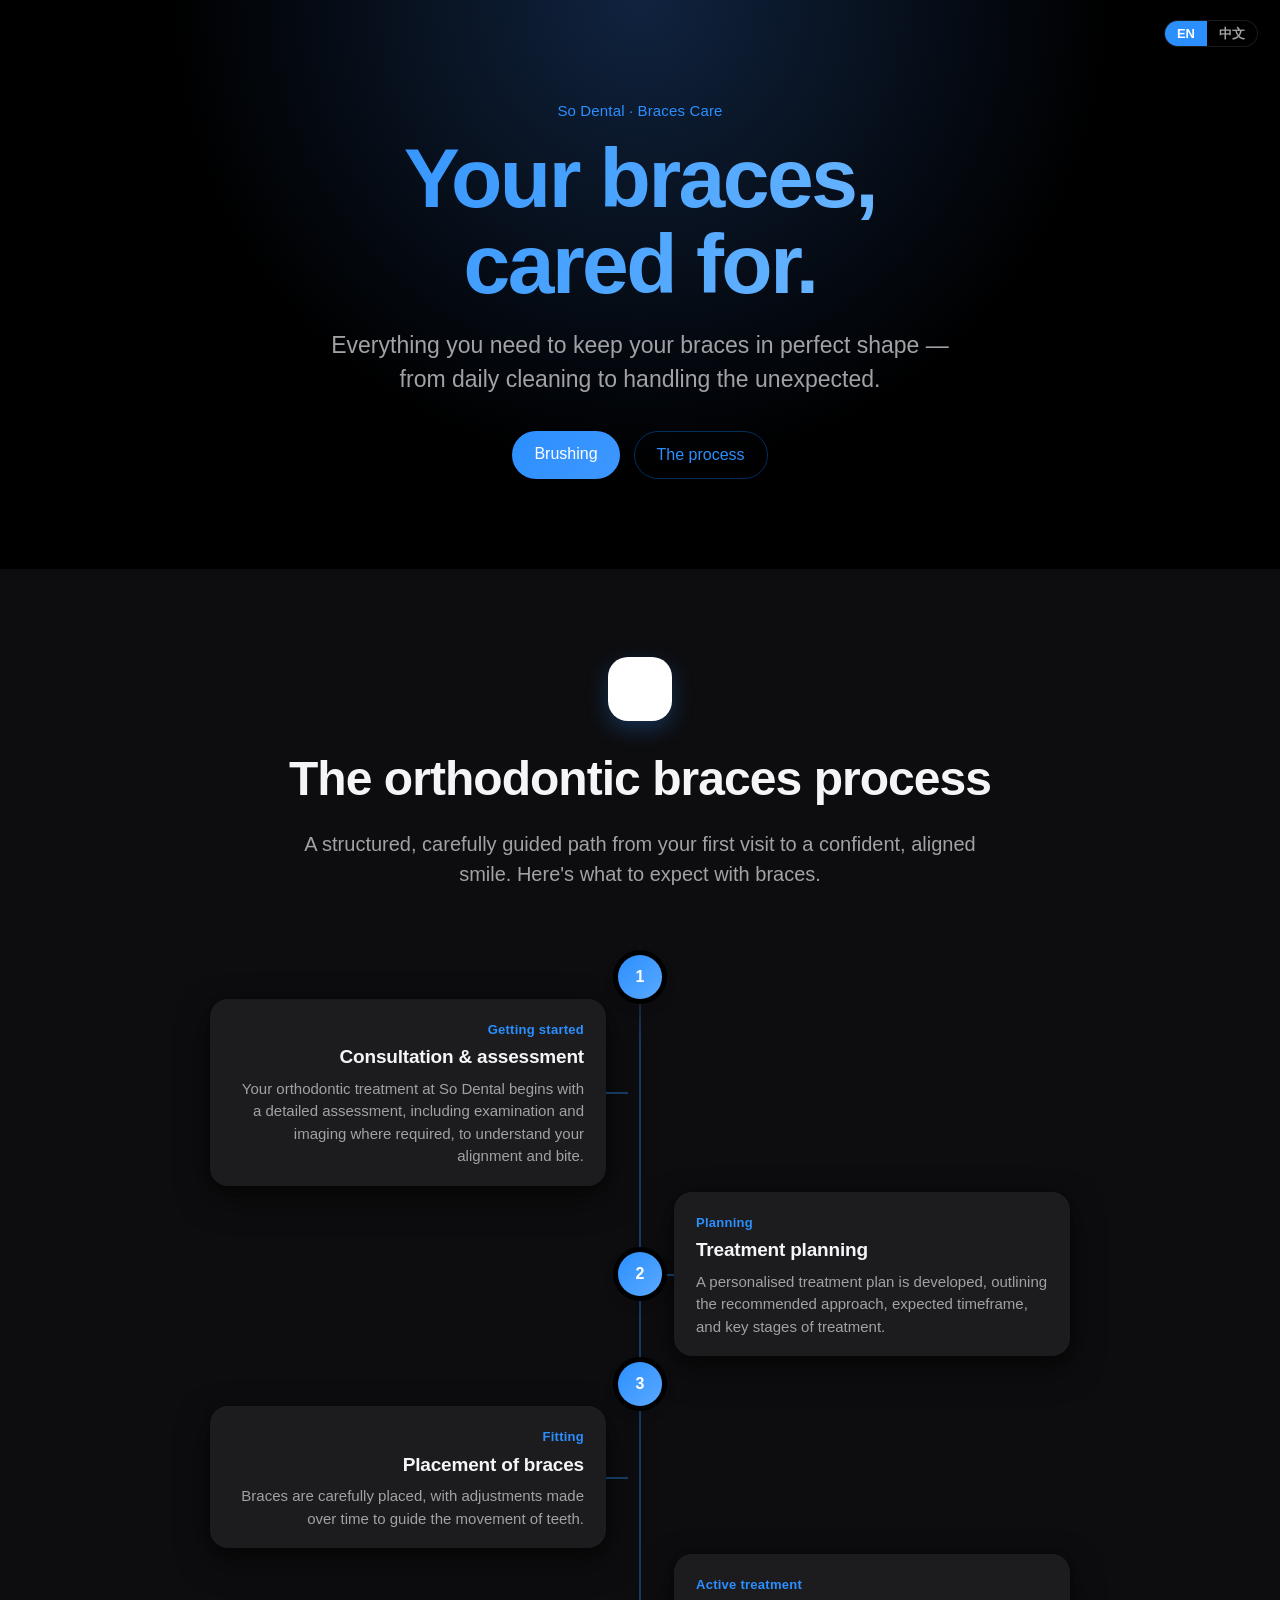
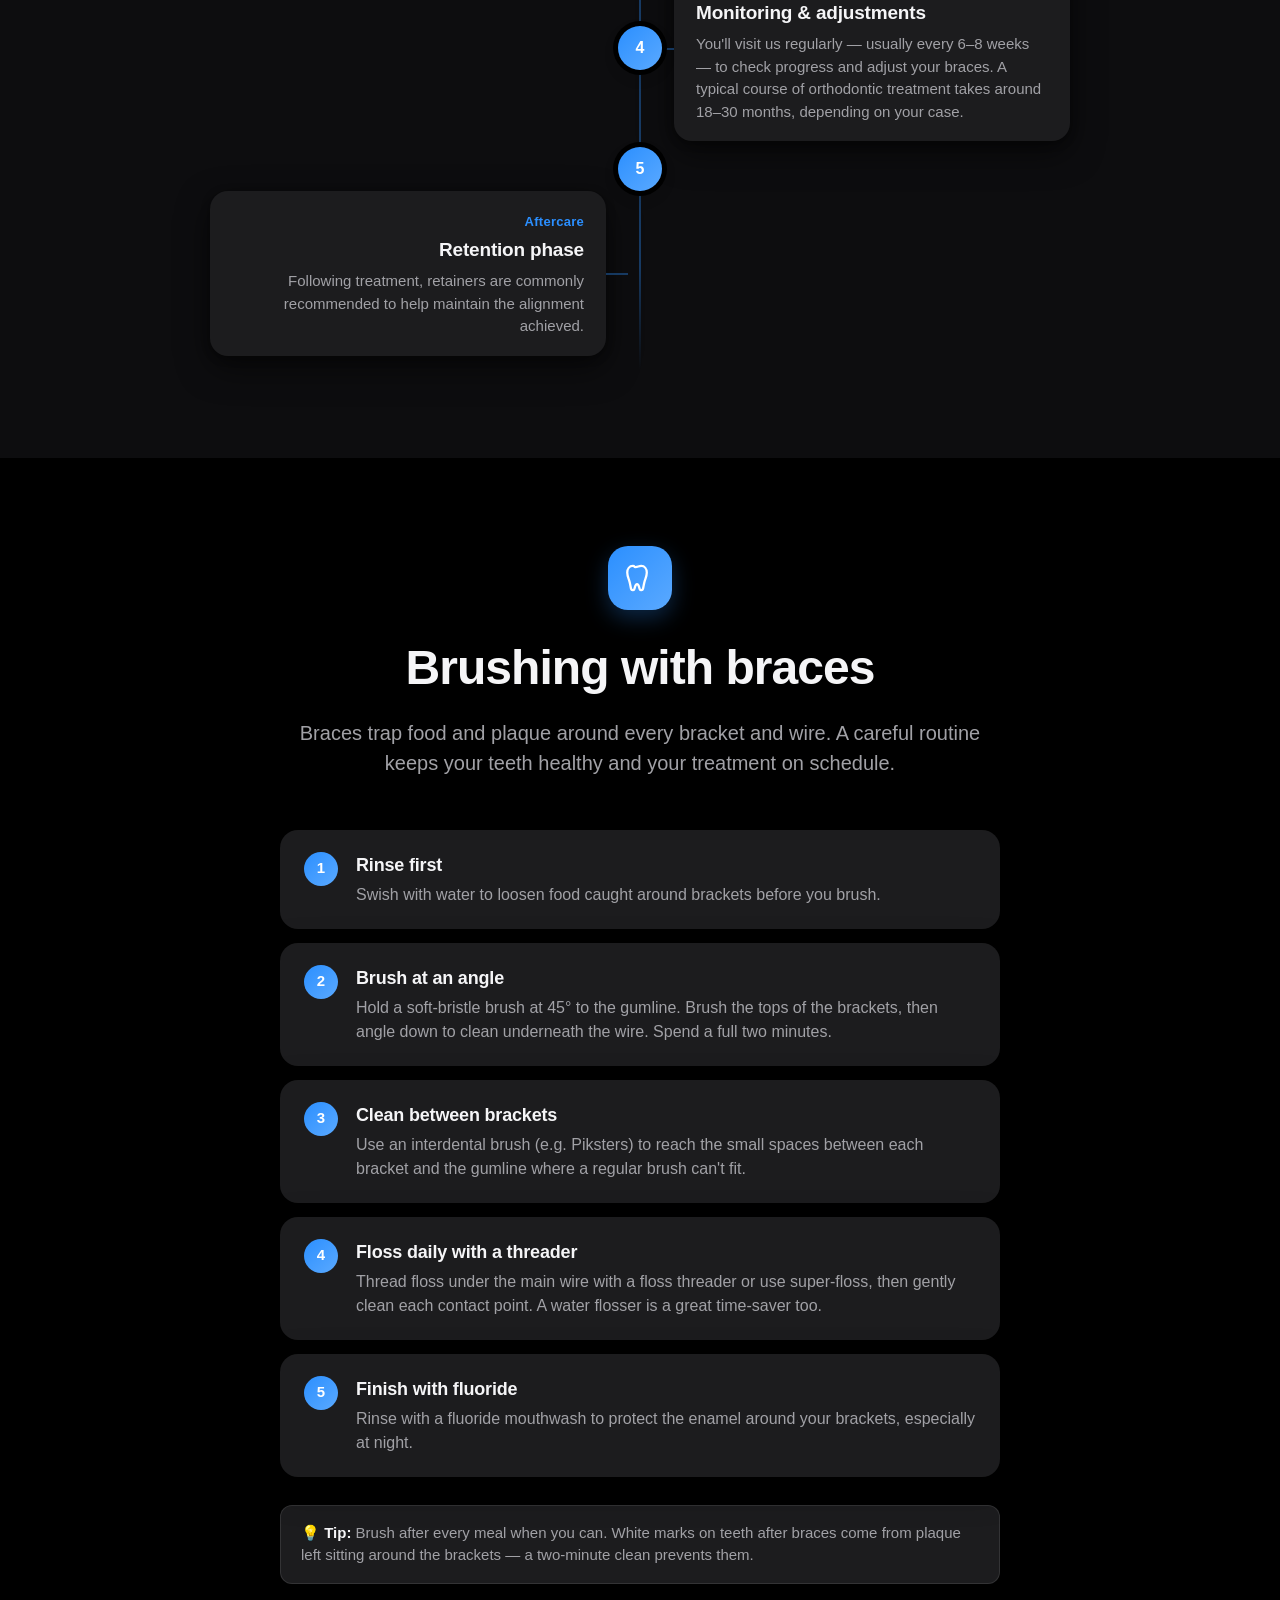
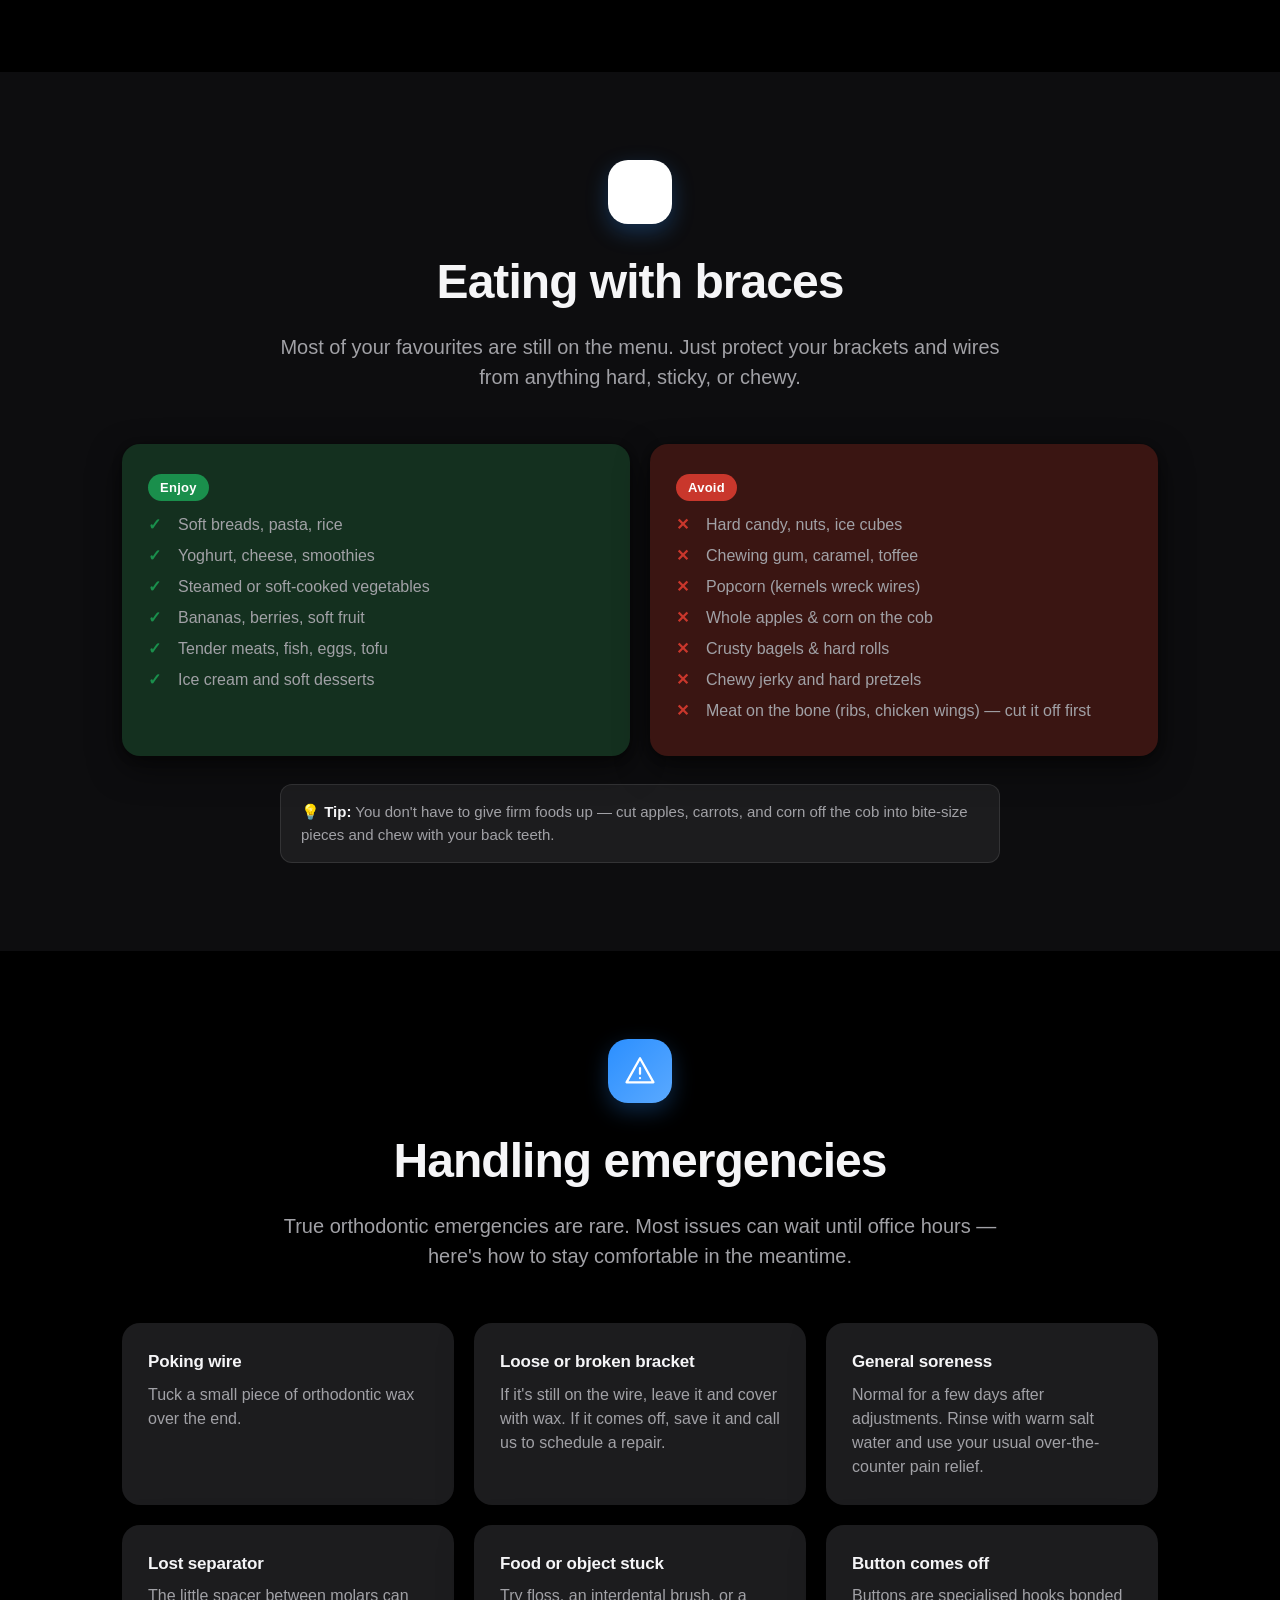
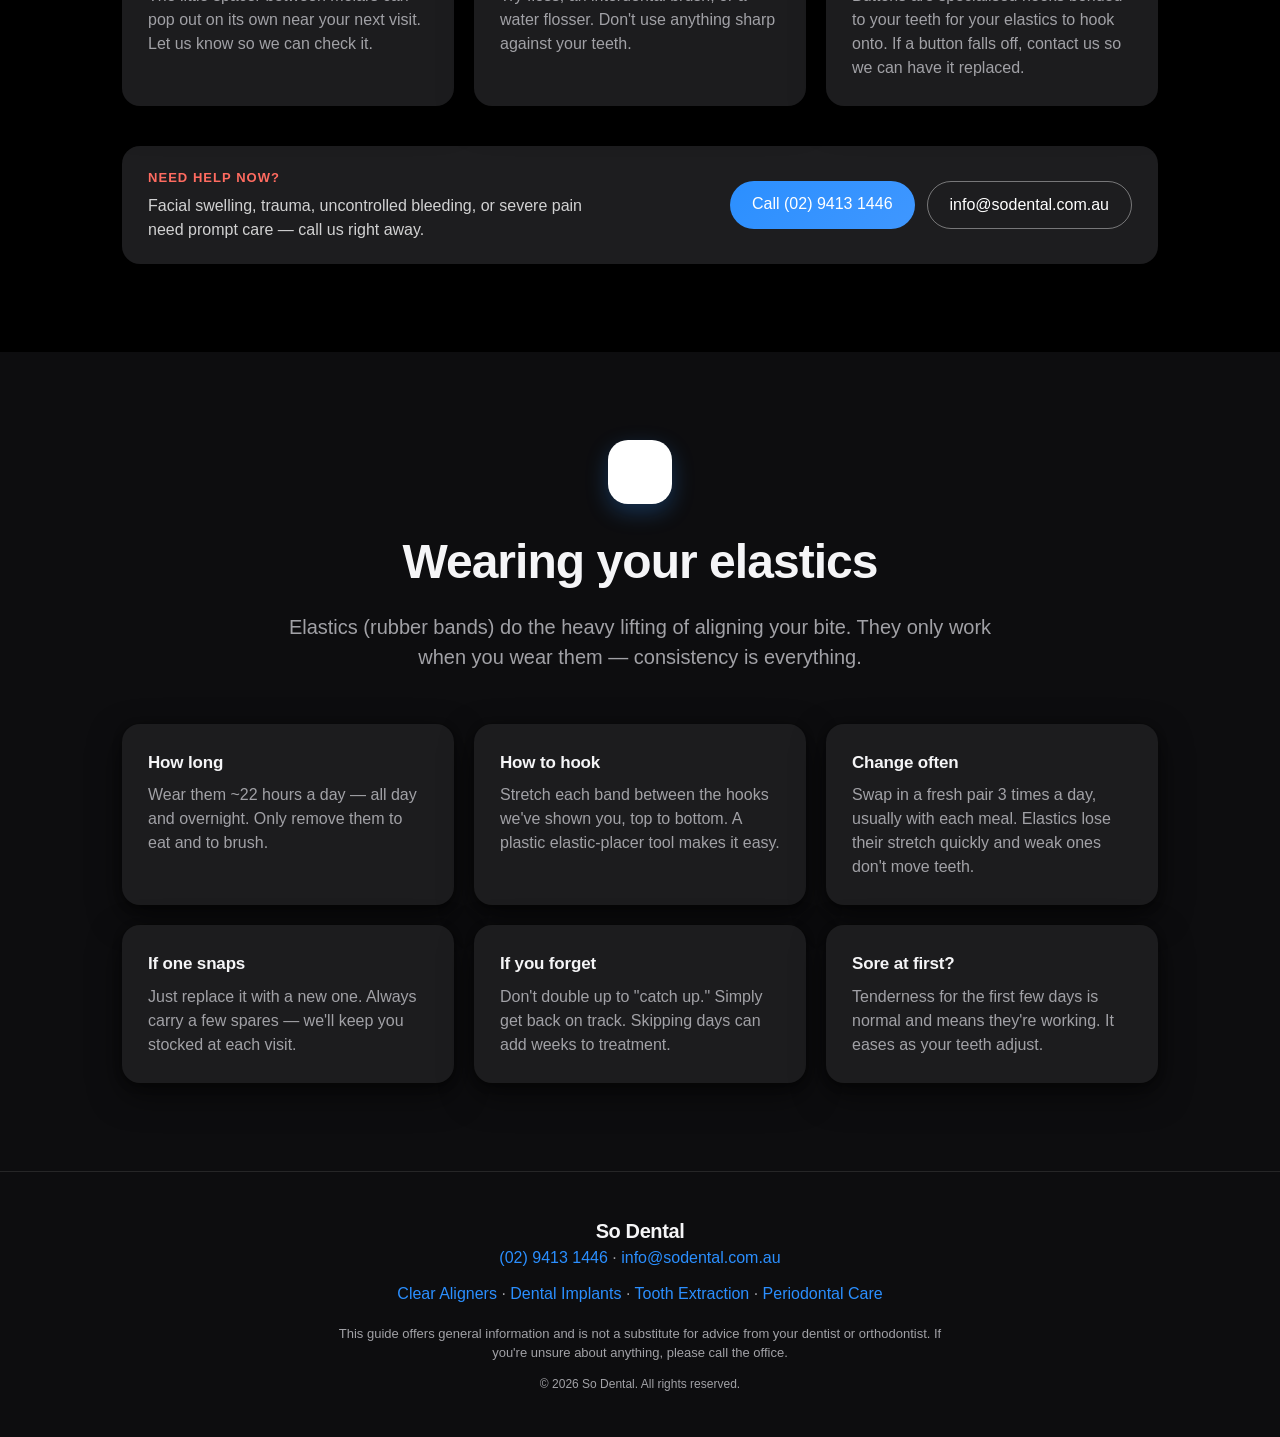
<file: index.html>
<!doctype html>
<html lang="en">
<head>
  <meta charset="utf-8" />
  <meta name="viewport" content="width=device-width, initial-scale=1" />
  <meta name="description" content="So Dental braces care guide — the braces treatment process, brushing with braces, what to eat, handling emergencies, and wearing elastics." />
  <title>So Dental — Braces Care</title>
  <link rel="stylesheet" href="styles.css?v=2" />
  <link rel="stylesheet" href="braces.css?v=2" />
</head>
<body>

  <!-- ===================== HERO ===================== -->
  <section class="hero">
    <div class="lang-toggle" role="group" aria-label="Language">
      <a class="is-active" href="index.html" aria-current="true">EN</a>
      <a href="index-zh.html" lang="zh-Hant">中文</a>
    </div>
    <div class="hero__content reveal">
      <p class="hero__eyebrow">So Dental · Braces Care</p>
      <h1 class="hero__title">Your braces,<br />cared for.</h1>
      <p class="hero__subtitle">Everything you need to keep your braces in perfect shape — from daily cleaning to handling the unexpected.</p>
      <div class="hero__actions">
        <a class="btn btn--primary" href="#braces">Brushing</a>
        <a class="btn btn--ghost" href="#process">The process</a>
      </div>
    </div>
  </section>

  <!-- ===================== BRACES PROCESS TIMELINE ===================== -->
  <section class="section section--alt" id="process">
    <div class="container">
      <div class="section__head reveal">
        <div class="badge" aria-hidden="true">
          <!-- route / journey icon -->
          <svg viewBox="0 0 24 24" fill="none" stroke="currentColor" stroke-width="1.6" stroke-linecap="round" stroke-linejoin="round"><path d="M6 4v10a3 3 0 0 0 3 3h6a3 3 0 0 1 3 3"/><circle cx="6" cy="4" r="2"/><circle cx="18" cy="20" r="2"/></svg>
        </div>
        <h2>The orthodontic braces process</h2>
        <p class="section__lead">A structured, carefully guided path from your first visit to a confident, aligned smile. Here's what to expect with braces.</p>
      </div>

      <ol class="timeline">
        <li class="timeline__item reveal">
          <div class="timeline__marker">1</div>
          <div class="timeline__card">
            <span class="timeline__when">Getting started</span>
            <h3>Consultation &amp; assessment</h3>
            <p>Your orthodontic treatment at So Dental begins with a detailed assessment, including examination and imaging where required, to understand your alignment and bite.</p>
          </div>
        </li>
        <li class="timeline__item reveal">
          <div class="timeline__marker">2</div>
          <div class="timeline__card">
            <span class="timeline__when">Planning</span>
            <h3>Treatment planning</h3>
            <p>A personalised treatment plan is developed, outlining the recommended approach, expected timeframe, and key stages of treatment.</p>
          </div>
        </li>
        <li class="timeline__item reveal">
          <div class="timeline__marker">3</div>
          <div class="timeline__card">
            <span class="timeline__when">Fitting</span>
            <h3>Placement of braces</h3>
            <p>Braces are carefully placed, with adjustments made over time to guide the movement of teeth.</p>
          </div>
        </li>
        <li class="timeline__item reveal">
          <div class="timeline__marker">4</div>
          <div class="timeline__card">
            <span class="timeline__when">Active treatment</span>
            <h3>Monitoring &amp; adjustments</h3>
            <p>You'll visit us regularly — usually every 6–8 weeks — to check progress and adjust your braces. A typical course of orthodontic treatment takes around 18–30 months, depending on your case.</p>
          </div>
        </li>
        <li class="timeline__item reveal">
          <div class="timeline__marker">5</div>
          <div class="timeline__card">
            <span class="timeline__when">Aftercare</span>
            <h3>Retention phase</h3>
            <p>Following treatment, retainers are commonly recommended to help maintain the alignment achieved.</p>
          </div>
        </li>
      </ol>
    </div>
  </section>

  <!-- ===================== BRUSHING WITH BRACES ===================== -->
  <section class="section" id="braces">
    <div class="container">
      <div class="section__head reveal">
        <div class="badge" aria-hidden="true">
          <!-- tooth icon -->
          <svg viewBox="0 0 24 24" fill="none" stroke="currentColor" stroke-width="1.6" stroke-linecap="round" stroke-linejoin="round"><path d="M7 3.5c-2.5 0-4 2-4 4.7 0 2.5.9 4 1.6 6.4.5 1.7.7 3.6 1.1 5.1.3 1.1 1.9 1.2 2.3.1.5-1.4.7-3.4 1.9-3.4s1.4 2 1.9 3.4c.4 1.1 2 1 2.3-.1.4-1.5.6-3.4 1.1-5.1.7-2.4 1.6-3.9 1.6-6.4 0-2.7-1.5-4.7-4-4.7-1.6 0-2.4.8-3.9.8S8.6 3.5 7 3.5Z"/></svg>
        </div>
        <h2>Brushing with braces</h2>
        <p class="section__lead">Braces trap food and plaque around every bracket and wire. A careful routine keeps your teeth healthy and your treatment on schedule.</p>
      </div>

      <ol class="steps reveal">
        <li>
          <span class="steps__num">1</span>
          <div>
            <h3>Rinse first</h3>
            <p>Swish with water to loosen food caught around brackets before you brush.</p>
          </div>
        </li>
        <li>
          <span class="steps__num">2</span>
          <div>
            <h3>Brush at an angle</h3>
            <p>Hold a soft-bristle brush at 45° to the gumline. Brush the tops of the brackets, then angle down to clean underneath the wire. Spend a full two minutes.</p>
          </div>
        </li>
        <li>
          <span class="steps__num">3</span>
          <div>
            <h3>Clean between brackets</h3>
            <p>Use an interdental brush (e.g. Piksters) to reach the small spaces between each bracket and the gumline where a regular brush can't fit.</p>
          </div>
        </li>
        <li>
          <span class="steps__num">4</span>
          <div>
            <h3>Floss daily with a threader</h3>
            <p>Thread floss under the main wire with a floss threader or use super-floss, then gently clean each contact point. A water flosser is a great time-saver too.</p>
          </div>
        </li>
        <li>
          <span class="steps__num">5</span>
          <div>
            <h3>Finish with fluoride</h3>
            <p>Rinse with a fluoride mouthwash to protect the enamel around your brackets, especially at night.</p>
          </div>
        </li>
      </ol>

      <p class="tip reveal">💡 <strong>Tip:</strong> Brush after every meal when you can. White marks on teeth after braces come from plaque left sitting around the brackets — a two-minute clean prevents them.</p>
    </div>
  </section>

  <!-- ===================== FOOD ===================== -->
  <section class="section section--alt" id="food">
    <div class="container">
      <div class="section__head reveal">
        <div class="badge" aria-hidden="true">
          <svg viewBox="0 0 24 24" fill="none" stroke="currentColor" stroke-width="1.6" stroke-linecap="round" stroke-linejoin="round"><path d="M5 3v7a2 2 0 0 0 2 2h0a2 2 0 0 0 2-2V3M7 12v9M17 3c-1.7 0-3 2-3 5s1.3 4 3 4v9"/></svg>
        </div>
        <h2>Eating with braces</h2>
        <p class="section__lead">Most of your favourites are still on the menu. Just protect your brackets and wires from anything hard, sticky, or chewy.</p>
      </div>

      <div class="grid grid--2 reveal">
        <div class="card card--good">
          <h3><span class="pill pill--good">Enjoy</span></h3>
          <ul class="list list--check">
            <li>Soft breads, pasta, rice</li>
            <li>Yoghurt, cheese, smoothies</li>
            <li>Steamed or soft-cooked vegetables</li>
            <li>Bananas, berries, soft fruit</li>
            <li>Tender meats, fish, eggs, tofu</li>
            <li>Ice cream and soft desserts</li>
          </ul>
        </div>
        <div class="card card--bad">
          <h3><span class="pill pill--bad">Avoid</span></h3>
          <ul class="list list--cross">
            <li>Hard candy, nuts, ice cubes</li>
            <li>Chewing gum, caramel, toffee</li>
            <li>Popcorn (kernels wreck wires)</li>
            <li>Whole apples & corn on the cob</li>
            <li>Crusty bagels & hard rolls</li>
            <li>Chewy jerky and hard pretzels</li>
            <li>Meat on the bone (ribs, chicken wings) — cut it off first</li>
          </ul>
        </div>
      </div>

      <p class="tip reveal">💡 <strong>Tip:</strong> You don't have to give firm foods up — cut apples, carrots, and corn off the cob into bite-size pieces and chew with your back teeth.</p>
    </div>
  </section>

  <!-- ===================== EMERGENCIES ===================== -->
  <section class="section" id="emergencies">
    <div class="container">
      <div class="section__head reveal">
        <div class="badge" aria-hidden="true">
          <svg viewBox="0 0 24 24" fill="none" stroke="currentColor" stroke-width="1.6" stroke-linecap="round" stroke-linejoin="round"><path d="M12 3 2.5 20h19L12 3Z"/><path d="M12 10v4M12 17h.01"/></svg>
        </div>
        <h2>Handling emergencies</h2>
        <p class="section__lead">True orthodontic emergencies are rare. Most issues can wait until office hours — here's how to stay comfortable in the meantime.</p>
      </div>

      <div class="grid grid--3 reveal">
        <div class="card">
          <h4>Poking wire</h4>
          <p>Tuck a small piece of orthodontic wax over the end.</p>
        </div>
        <div class="card">
          <h4>Loose or broken bracket</h4>
          <p>If it's still on the wire, leave it and cover with wax. If it comes off, save it and call us to schedule a repair.</p>
        </div>
        <div class="card">
          <h4>General soreness</h4>
          <p>Normal for a few days after adjustments. Rinse with warm salt water and use your usual over-the-counter pain relief.</p>
        </div>
        <div class="card">
          <h4>Lost separator</h4>
          <p>The little spacer between molars can pop out on its own near your next visit. Let us know so we can check it.</p>
        </div>
        <div class="card">
          <h4>Food or object stuck</h4>
          <p>Try floss, an interdental brush, or a water flosser. Don't use anything sharp against your teeth.</p>
        </div>
        <div class="card">
          <h4>Button comes off</h4>
          <p>Buttons are specialised hooks bonded to your teeth for your elastics to hook onto. If a button falls off, contact us so we can have it replaced.</p>
        </div>
      </div>

      <div class="callout callout--emergency reveal" id="emergency-contact">
        <div>
          <p class="callout__label">Need help now?</p>
          <p class="callout__text">Facial swelling, trauma, uncontrolled bleeding, or severe pain need prompt care — call us right away.</p>
        </div>
        <div class="callout__contact">
          <!-- REPLACE: emergency phone & email -->
          <a class="btn btn--primary" href="tel:+61294131446">Call (02) 9413 1446</a>
          <a class="btn btn--ghost" href="mailto:info@sodental.com.au">info@sodental.com.au</a>
        </div>
      </div>
    </div>
  </section>

  <!-- ===================== ELASTICS ===================== -->
  <section class="section section--alt" id="elastics">
    <div class="container">
      <div class="section__head reveal">
        <div class="badge" aria-hidden="true">
          <svg viewBox="0 0 24 24" fill="none" stroke="currentColor" stroke-width="1.6" stroke-linecap="round" stroke-linejoin="round"><ellipse cx="12" cy="12" rx="8" ry="5"/><path d="M12 7v10"/></svg>
        </div>
        <h2>Wearing your elastics</h2>
        <p class="section__lead">Elastics (rubber bands) do the heavy lifting of aligning your bite. They only work when you wear them — consistency is everything.</p>
      </div>

      <div class="grid grid--3 reveal">
        <div class="card">
          <h4>How long</h4>
          <p>Wear them ~22 hours a day — all day and overnight. Only remove them to eat and to brush.</p>
        </div>
        <div class="card">
          <h4>How to hook</h4>
          <p>Stretch each band between the hooks we've shown you, top to bottom. A plastic elastic-placer tool makes it easy.</p>
        </div>
        <div class="card">
          <h4>Change often</h4>
          <p>Swap in a fresh pair 3 times a day, usually with each meal. Elastics lose their stretch quickly and weak ones don't move teeth.</p>
        </div>
        <div class="card">
          <h4>If one snaps</h4>
          <p>Just replace it with a new one. Always carry a few spares — we'll keep you stocked at each visit.</p>
        </div>
        <div class="card">
          <h4>If you forget</h4>
          <p>Don't double up to "catch up." Simply get back on track. Skipping days can add weeks to treatment.</p>
        </div>
        <div class="card">
          <h4>Sore at first?</h4>
          <p>Tenderness for the first few days is normal and means they're working. It eases as your teeth adjust.</p>
        </div>
      </div>
    </div>
  </section>

  <!-- ===================== FOOTER ===================== -->
  <footer class="footer">
    <div class="container footer__inner">
      <div>
        <p class="footer__brand">So Dental</p>
        <p class="footer__contact">
          <!-- REPLACE: office phone & email -->
          <a href="tel:+61294131446">(02) 9413 1446</a> · <a href="mailto:info@sodental.com.au">info@sodental.com.au</a>
        </p>
      </div>
      <p class="footer__contact"><a href="aligners.html">Clear Aligners</a> · <a href="implants.html">Dental Implants</a> · <a href="extraction.html">Tooth Extraction</a> · <a href="perio.html">Periodontal Care</a></p>
      <p class="footer__note">This guide offers general information and is not a substitute for advice from your dentist or orthodontist. If you're unsure about anything, please call the office.</p>
      <p class="footer__copy">© <span id="year"></span> So Dental. All rights reserved.</p>
    </div>
  </footer>

  <script src="app.js?v=2"></script>
</body>
</html>
</file>
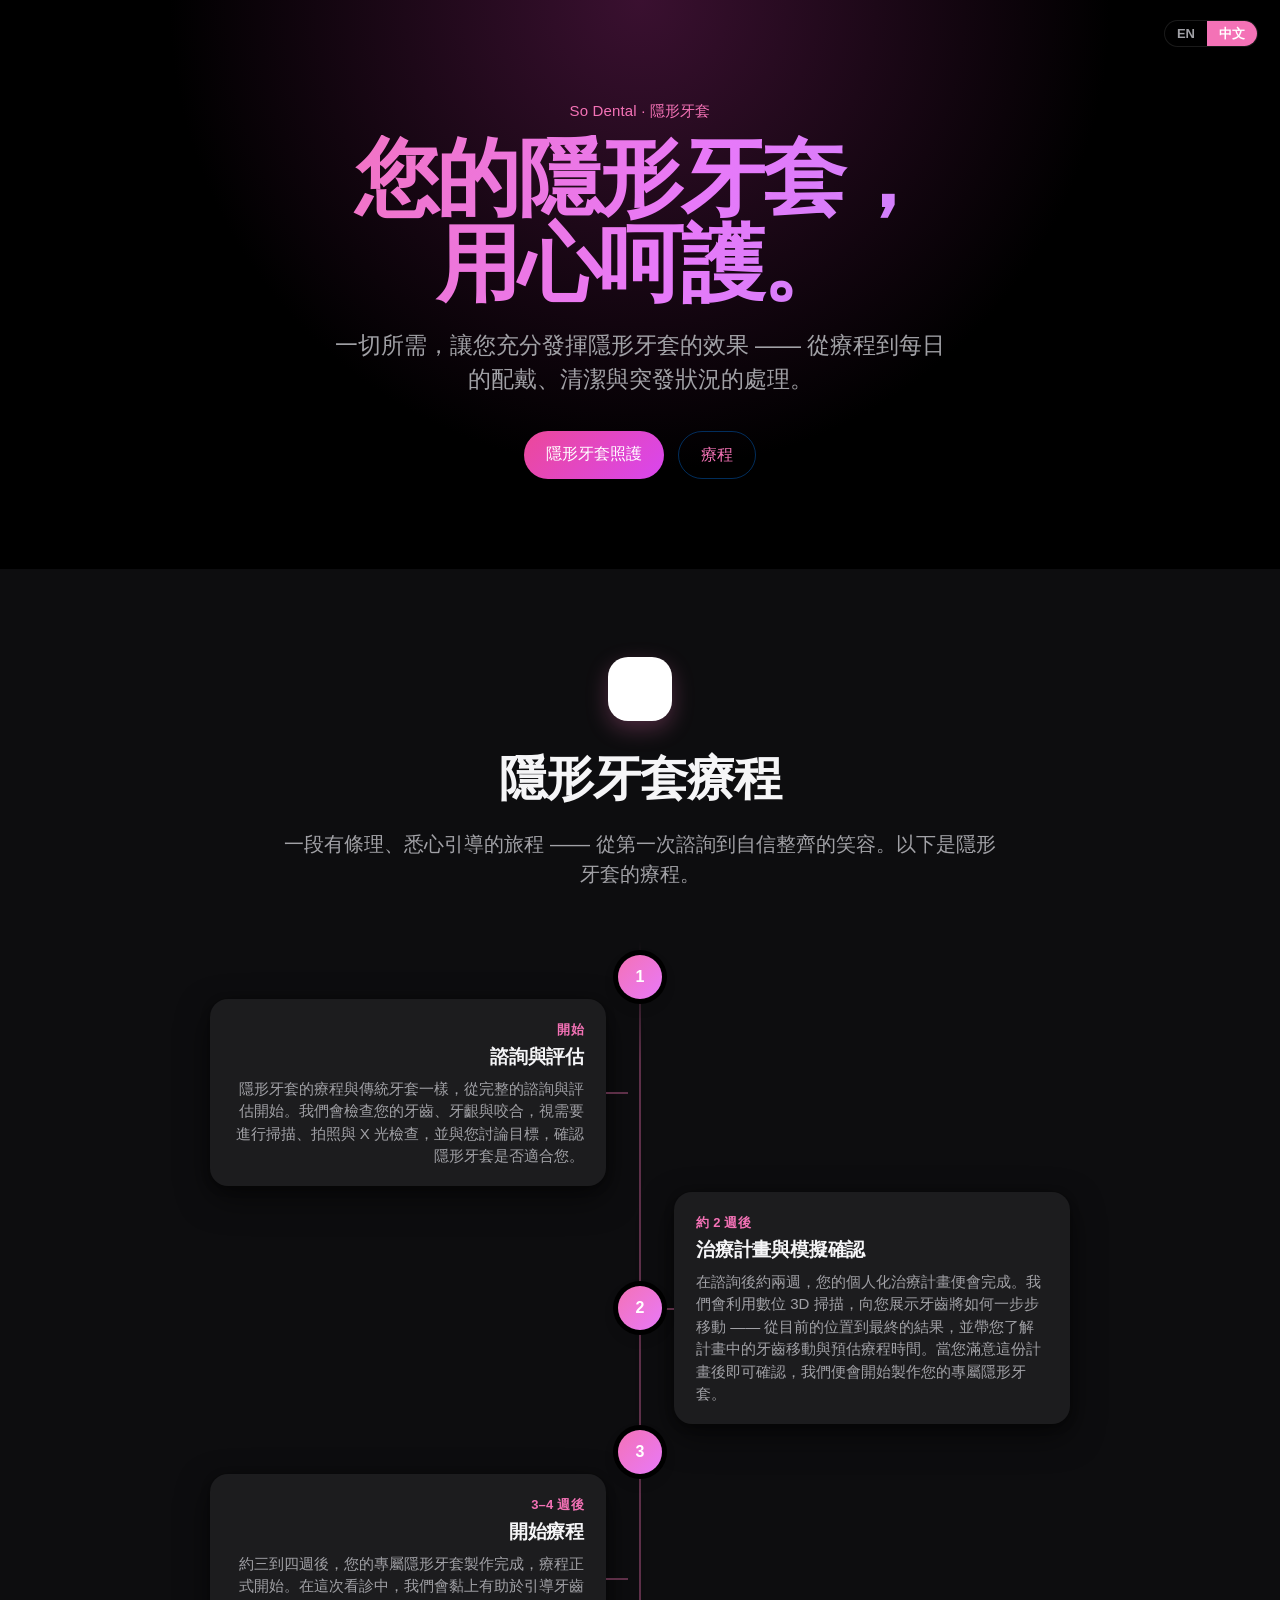
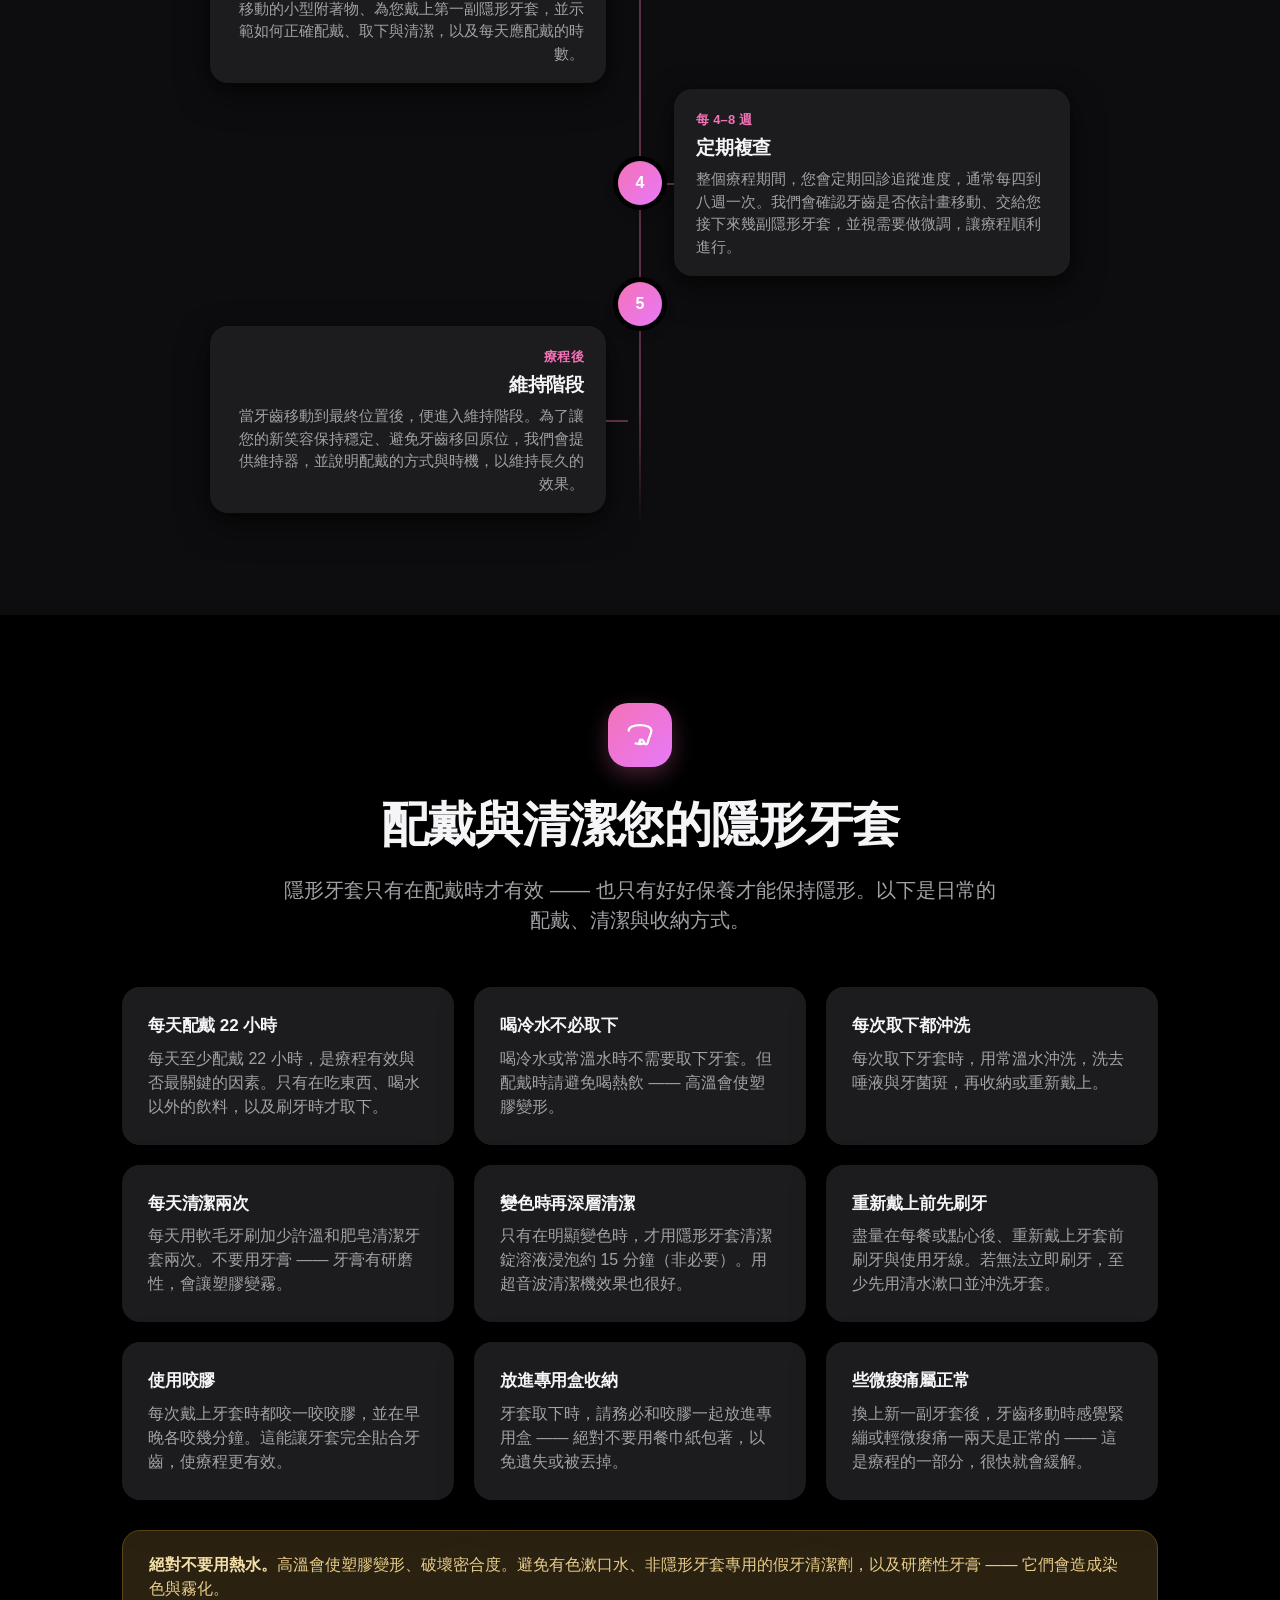
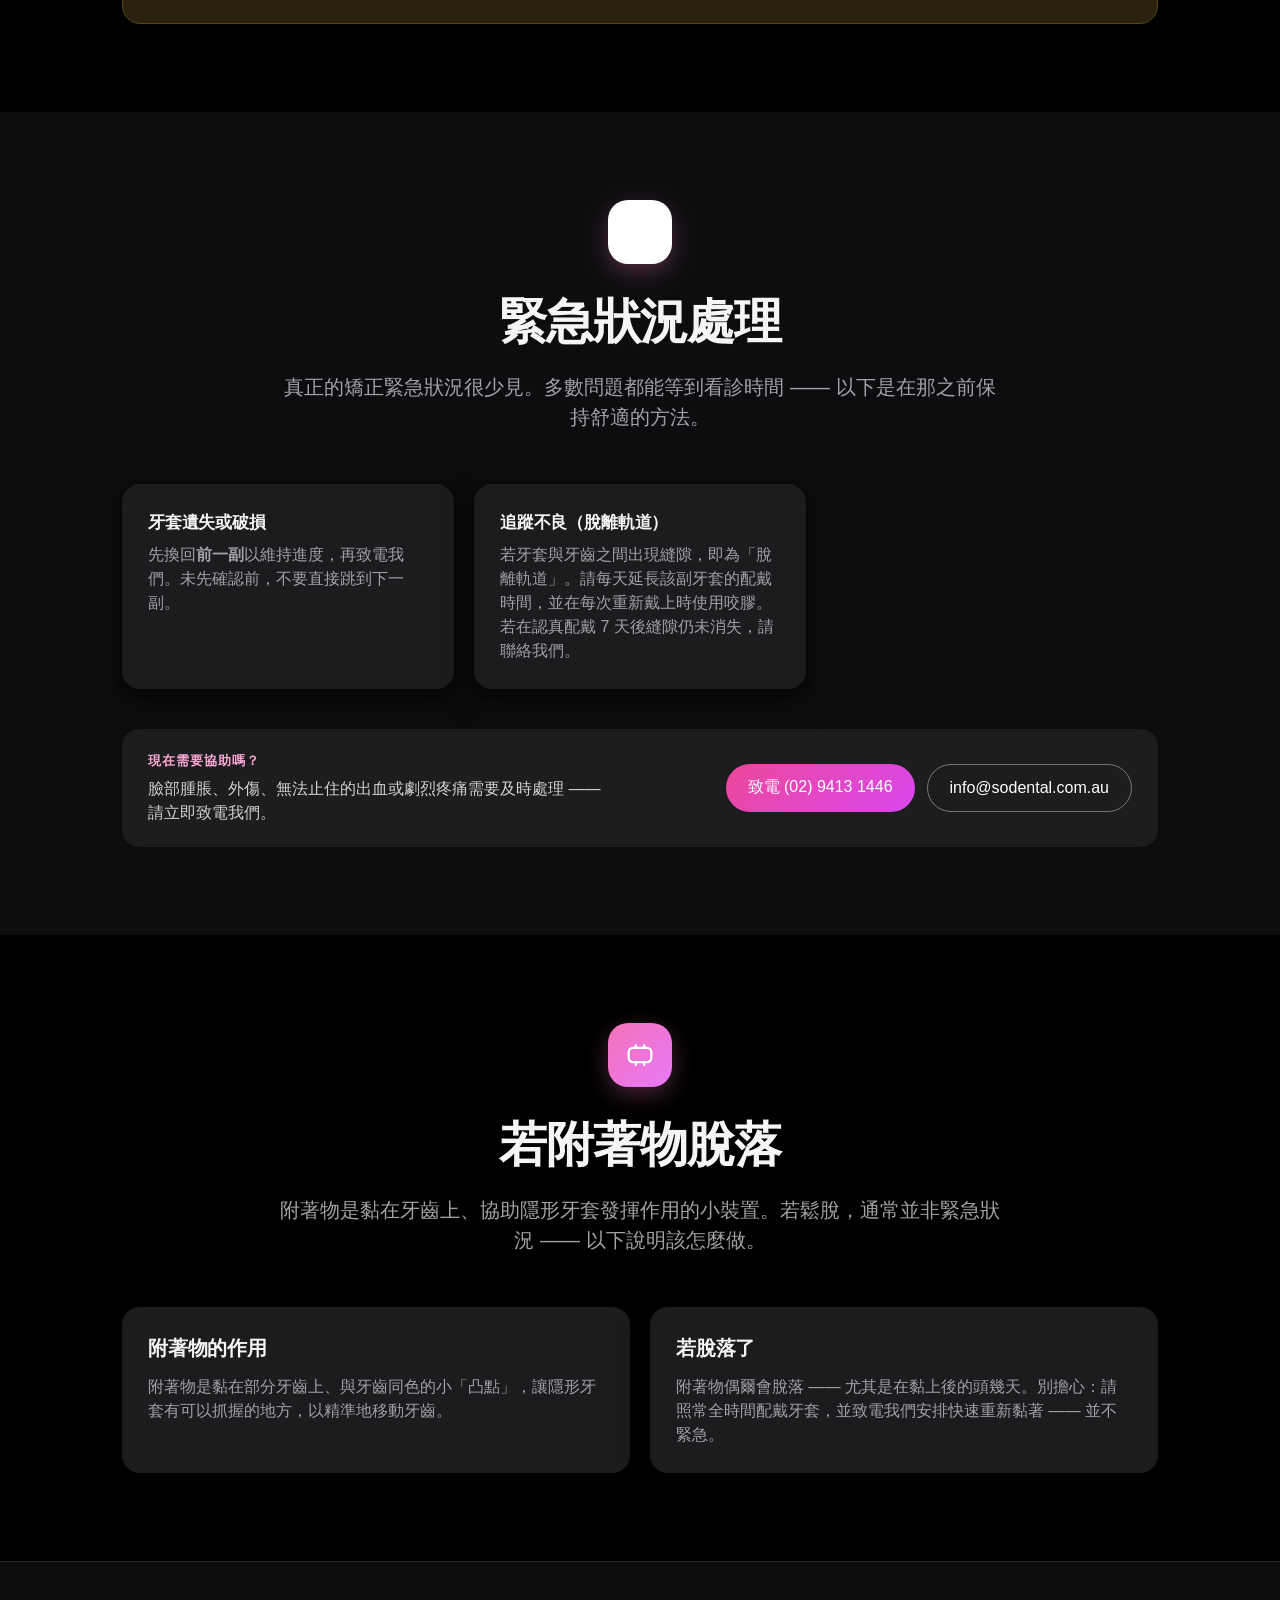
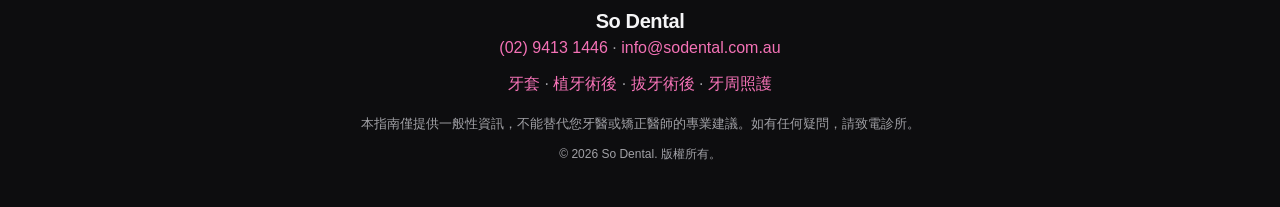
<file: aligners-zh.html>
<!doctype html>
<html lang="zh-Hant">
<head>
  <meta charset="utf-8" />
  <meta name="viewport" content="width=device-width, initial-scale=1" />
  <meta name="description" content="So Dental 隱形牙套照護指南 —— 隱形牙套療程、如何配戴、清潔與收納牙套、緊急狀況處理，以及附著物脫落時該怎麼做。" />
  <title>So Dental — 隱形牙套照護</title>
  <link rel="stylesheet" href="styles.css?v=2" />
  <link rel="stylesheet" href="aligners.css?v=2" />
</head>
<body>

  <!-- ===================== HERO ===================== -->
  <section class="hero">
    <div class="lang-toggle" role="group" aria-label="語言">
      <a href="aligners.html" lang="en">EN</a>
      <a class="is-active" href="aligners-zh.html" aria-current="true">中文</a>
    </div>
    <div class="hero__content reveal">
      <p class="hero__eyebrow">So Dental · 隱形牙套</p>
      <h1 class="hero__title">您的隱形牙套，<br />用心呵護。</h1>
      <p class="hero__subtitle">一切所需，讓您充分發揮隱形牙套的效果 —— 從療程到每日的配戴、清潔與突發狀況的處理。</p>
      <div class="hero__actions">
        <a class="btn btn--primary" href="#care">隱形牙套照護</a>
        <a class="btn btn--ghost" href="#journey">療程</a>
      </div>
    </div>
  </section>

  <!-- ===================== 隱形牙套療程 ===================== -->
  <section class="section section--alt" id="journey">
    <div class="container">
      <div class="section__head reveal">
        <div class="badge" aria-hidden="true">
          <svg viewBox="0 0 24 24" fill="none" stroke="currentColor" stroke-width="1.6" stroke-linecap="round" stroke-linejoin="round"><path d="M6 4v10a3 3 0 0 0 3 3h6a3 3 0 0 1 3 3"/><circle cx="6" cy="4" r="2"/><circle cx="18" cy="20" r="2"/></svg>
        </div>
        <h2>隱形牙套療程</h2>
        <p class="section__lead">一段有條理、悉心引導的旅程 —— 從第一次諮詢到自信整齊的笑容。以下是隱形牙套的療程。</p>
      </div>

      <ol class="timeline">
        <li class="timeline__item reveal">
          <div class="timeline__marker">1</div>
          <div class="timeline__card">
            <span class="timeline__when">開始</span>
            <h3>諮詢與評估</h3>
            <p>隱形牙套的療程與傳統牙套一樣，從完整的諮詢與評估開始。我們會檢查您的牙齒、牙齦與咬合，視需要進行掃描、拍照與 X 光檢查，並與您討論目標，確認隱形牙套是否適合您。</p>
          </div>
        </li>
        <li class="timeline__item reveal">
          <div class="timeline__marker">2</div>
          <div class="timeline__card">
            <span class="timeline__when">約 2 週後</span>
            <h3>治療計畫與模擬確認</h3>
            <p>在諮詢後約兩週，您的個人化治療計畫便會完成。我們會利用數位 3D 掃描，向您展示牙齒將如何一步步移動 —— 從目前的位置到最終的結果，並帶您了解計畫中的牙齒移動與預估療程時間。當您滿意這份計畫後即可確認，我們便會開始製作您的專屬隱形牙套。</p>
          </div>
        </li>
        <li class="timeline__item reveal">
          <div class="timeline__marker">3</div>
          <div class="timeline__card">
            <span class="timeline__when">3–4 週後</span>
            <h3>開始療程</h3>
            <p>約三到四週後，您的專屬隱形牙套製作完成，療程正式開始。在這次看診中，我們會黏上有助於引導牙齒移動的小型附著物、為您戴上第一副隱形牙套，並示範如何正確配戴、取下與清潔，以及每天應配戴的時數。</p>
          </div>
        </li>
        <li class="timeline__item reveal">
          <div class="timeline__marker">4</div>
          <div class="timeline__card">
            <span class="timeline__when">每 4–8 週</span>
            <h3>定期複查</h3>
            <p>整個療程期間，您會定期回診追蹤進度，通常每四到八週一次。我們會確認牙齒是否依計畫移動、交給您接下來幾副隱形牙套，並視需要做微調，讓療程順利進行。</p>
          </div>
        </li>
        <li class="timeline__item reveal">
          <div class="timeline__marker">5</div>
          <div class="timeline__card">
            <span class="timeline__when">療程後</span>
            <h3>維持階段</h3>
            <p>當牙齒移動到最終位置後，便進入維持階段。為了讓您的新笑容保持穩定、避免牙齒移回原位，我們會提供維持器，並說明配戴的方式與時機，以維持長久的效果。</p>
          </div>
        </li>
      </ol>
    </div>
  </section>

  <!-- ===================== 配戴與清潔 ===================== -->
  <section class="section" id="care">
    <div class="container">
      <div class="section__head reveal">
        <div class="badge" aria-hidden="true">
          <svg viewBox="0 0 24 24" fill="none" stroke="currentColor" stroke-width="1.6" stroke-linecap="round" stroke-linejoin="round"><path d="M4 9c0-2.5 3.6-4 8-4s8 1.5 8 4c0 1.8-.7 3-1.4 4.6-.6 1.5-.9 3-1.4 4.3-.4 1-1.7 1-2.1 0-.5-1.2-.8-2.6-2-2.6-.9 0-1.4.9-1.7 2.2"/><path d="M12 15.5v3M9 18l3 .5 3-.5"/></svg>
        </div>
        <h2>配戴與清潔您的隱形牙套</h2>
        <p class="section__lead">隱形牙套只有在配戴時才有效 —— 也只有好好保養才能保持隱形。以下是日常的配戴、清潔與收納方式。</p>
      </div>

      <div class="grid grid--3 reveal">
        <div class="card">
          <h4>每天配戴 22 小時</h4>
          <p>每天至少配戴 22 小時，是療程有效與否最關鍵的因素。只有在吃東西、喝水以外的飲料，以及刷牙時才取下。</p>
        </div>
        <div class="card">
          <h4>喝冷水不必取下</h4>
          <p>喝冷水或常溫水時不需要取下牙套。但配戴時請避免喝熱飲 —— 高溫會使塑膠變形。</p>
        </div>
        <div class="card">
          <h4>每次取下都沖洗</h4>
          <p>每次取下牙套時，用常溫水沖洗，洗去唾液與牙菌斑，再收納或重新戴上。</p>
        </div>
        <div class="card">
          <h4>每天清潔兩次</h4>
          <p>每天用軟毛牙刷加少許溫和肥皂清潔牙套兩次。不要用牙膏 —— 牙膏有研磨性，會讓塑膠變霧。</p>
        </div>
        <div class="card">
          <h4>變色時再深層清潔</h4>
          <p>只有在明顯變色時，才用隱形牙套清潔錠溶液浸泡約 15 分鐘（非必要）。用超音波清潔機效果也很好。</p>
        </div>
        <div class="card">
          <h4>重新戴上前先刷牙</h4>
          <p>盡量在每餐或點心後、重新戴上牙套前刷牙與使用牙線。若無法立即刷牙，至少先用清水漱口並沖洗牙套。</p>
        </div>
        <div class="card">
          <h4>使用咬膠</h4>
          <p>每次戴上牙套時都咬一咬咬膠，並在早晚各咬幾分鐘。這能讓牙套完全貼合牙齒，使療程更有效。</p>
        </div>
        <div class="card">
          <h4>放進專用盒收納</h4>
          <p>牙套取下時，請務必和咬膠一起放進專用盒 —— 絕對不要用餐巾紙包著，以免遺失或被丟掉。</p>
        </div>
        <div class="card">
          <h4>些微痠痛屬正常</h4>
          <p>換上新一副牙套後，牙齒移動時感覺緊繃或輕微痠痛一兩天是正常的 —— 這是療程的一部分，很快就會緩解。</p>
        </div>
      </div>

      <div class="callout callout--warn reveal">
        <strong>絕對不要用熱水。</strong>高溫會使塑膠變形、破壞密合度。避免有色漱口水、非隱形牙套專用的假牙清潔劑，以及研磨性牙膏 —— 它們會造成染色與霧化。
      </div>
    </div>
  </section>

  <!-- ===================== 緊急狀況 ===================== -->
  <section class="section section--alt" id="emergencies">
    <div class="container">
      <div class="section__head reveal">
        <div class="badge" aria-hidden="true">
          <svg viewBox="0 0 24 24" fill="none" stroke="currentColor" stroke-width="1.6" stroke-linecap="round" stroke-linejoin="round"><path d="M12 3 2.5 20h19L12 3Z"/><path d="M12 10v4M12 17h.01"/></svg>
        </div>
        <h2>緊急狀況處理</h2>
        <p class="section__lead">真正的矯正緊急狀況很少見。多數問題都能等到看診時間 —— 以下是在那之前保持舒適的方法。</p>
      </div>

      <div class="grid grid--3 reveal">
        <div class="card">
          <h4>牙套遺失或破損</h4>
          <p>先換回<strong>前一副</strong>以維持進度，再致電我們。未先確認前，不要直接跳到下一副。</p>
        </div>
        <div class="card">
          <h4>追蹤不良（脫離軌道）</h4>
          <p>若牙套與牙齒之間出現縫隙，即為「脫離軌道」。請每天延長該副牙套的配戴時間，並在每次重新戴上時使用咬膠。若在認真配戴 7 天後縫隙仍未消失，請聯絡我們。</p>
        </div>
      </div>

      <div class="callout callout--emergency reveal" id="emergency-contact">
        <div>
          <p class="callout__label">現在需要協助嗎？</p>
          <p class="callout__text">臉部腫脹、外傷、無法止住的出血或劇烈疼痛需要及時處理 —— 請立即致電我們。</p>
        </div>
        <div class="callout__contact">
          <!-- REPLACE: emergency phone & email -->
          <a class="btn btn--primary" href="tel:+61294131446">致電 (02) 9413 1446</a>
          <a class="btn btn--ghost" href="mailto:info@sodental.com.au">info@sodental.com.au</a>
        </div>
      </div>
    </div>
  </section>

  <!-- ===================== 附著物脫落 ===================== -->
  <section class="section" id="attachment">
    <div class="container">
      <div class="section__head reveal">
        <div class="badge" aria-hidden="true">
          <svg viewBox="0 0 24 24" fill="none" stroke="currentColor" stroke-width="1.6" stroke-linecap="round" stroke-linejoin="round"><rect x="4" y="7" width="16" height="10" rx="3"/><path d="M9 7V5m6 2V5M9 17v2m6-2v2"/></svg>
        </div>
        <h2>若附著物脫落</h2>
        <p class="section__lead">附著物是黏在牙齒上、協助隱形牙套發揮作用的小裝置。若鬆脫，通常並非緊急狀況 —— 以下說明該怎麼做。</p>
      </div>

      <div class="grid grid--2 reveal">
        <div class="card">
          <h3>附著物的作用</h3>
          <p>附著物是黏在部分牙齒上、與牙齒同色的小「凸點」，讓隱形牙套有可以抓握的地方，以精準地移動牙齒。</p>
        </div>
        <div class="card">
          <h3>若脫落了</h3>
          <p>附著物偶爾會脫落 —— 尤其是在黏上後的頭幾天。別擔心：請照常全時間配戴牙套，並致電我們安排快速重新黏著 —— 並不緊急。</p>
        </div>
      </div>
    </div>
  </section>

  <!-- ===================== FOOTER ===================== -->
  <footer class="footer">
    <div class="container footer__inner">
      <div>
        <p class="footer__brand">So Dental</p>
        <p class="footer__contact">
          <!-- REPLACE: office phone & email -->
          <a href="tel:+61294131446">(02) 9413 1446</a> · <a href="mailto:info@sodental.com.au">info@sodental.com.au</a>
        </p>
      </div>
      <p class="footer__contact"><a href="index-zh.html">牙套</a> · <a href="implants-zh.html">植牙術後</a> · <a href="extraction-zh.html">拔牙術後</a> · <a href="perio-zh.html">牙周照護</a></p>
      <p class="footer__note">本指南僅提供一般性資訊，不能替代您牙醫或矯正醫師的專業建議。如有任何疑問，請致電診所。</p>
      <p class="footer__copy">© <span id="year"></span> So Dental. 版權所有。</p>
    </div>
  </footer>

  <script src="app.js?v=2"></script>
</body>
</html>
</file>
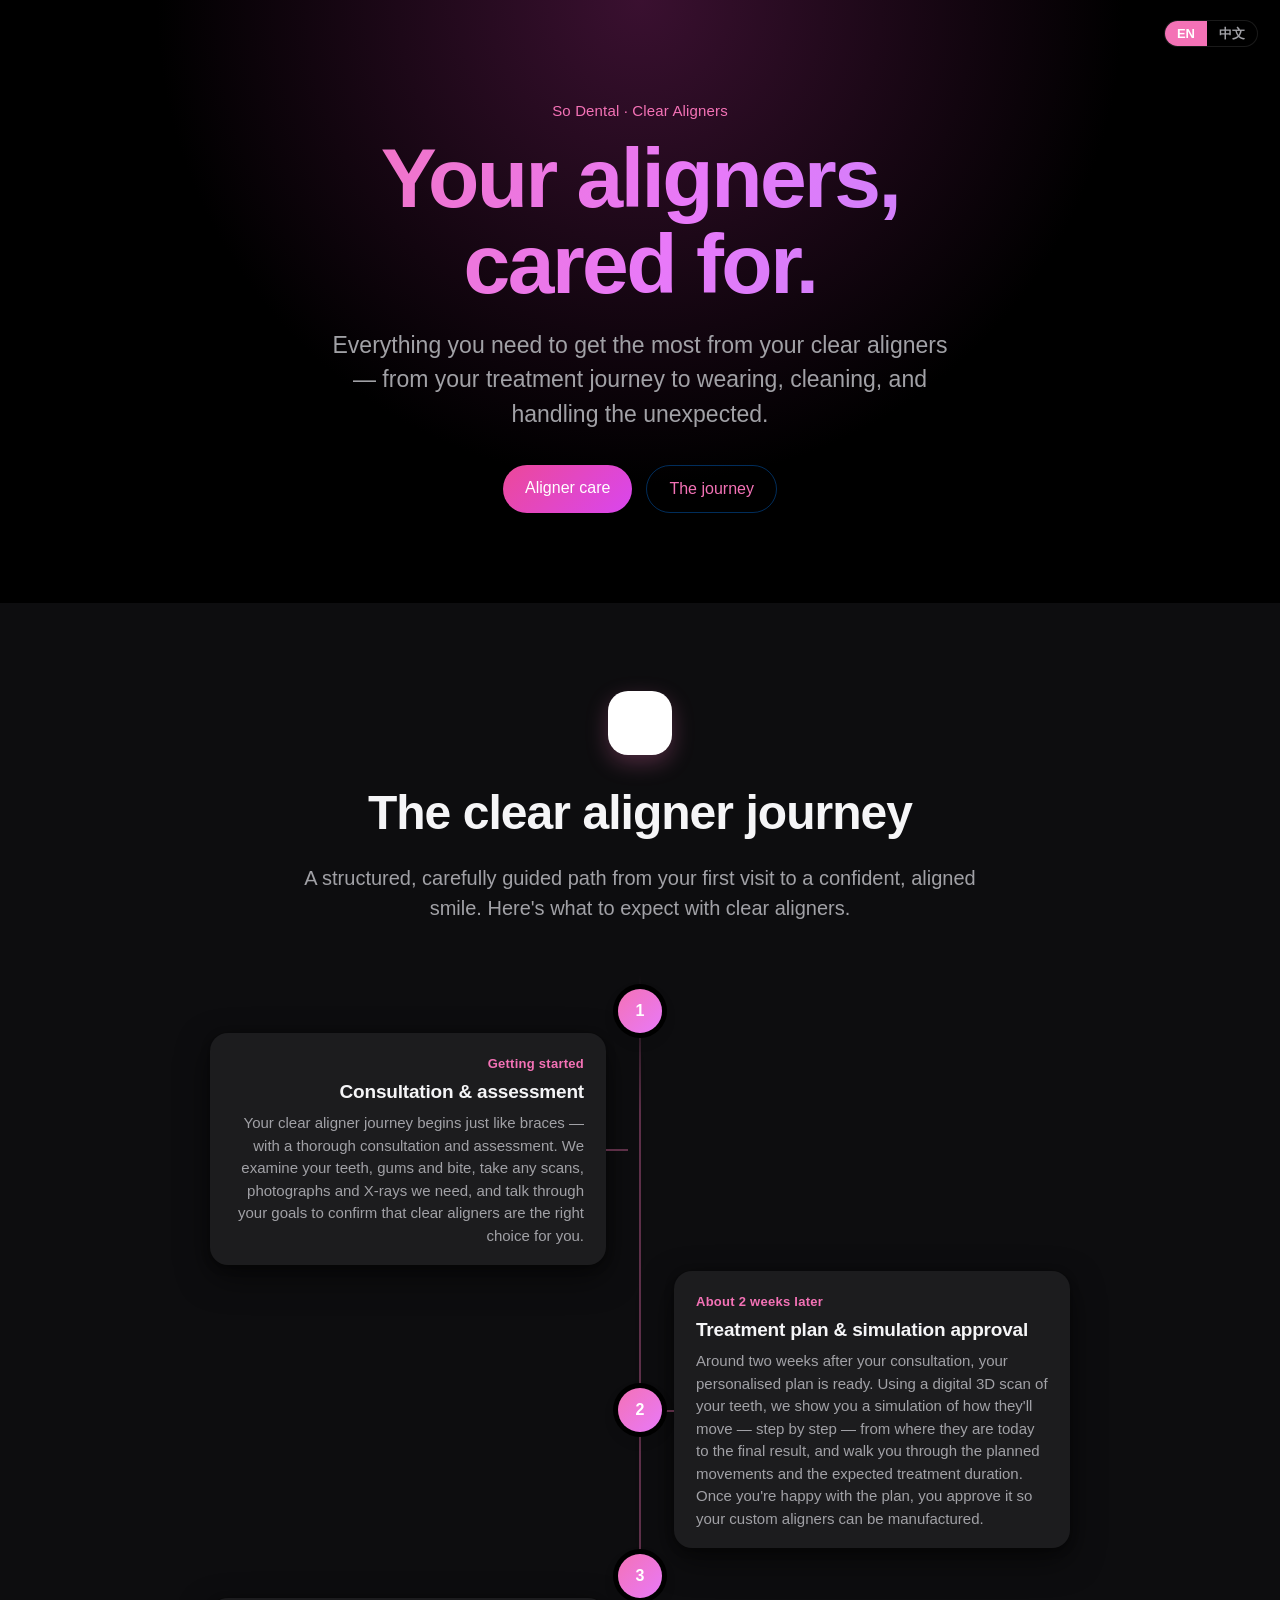
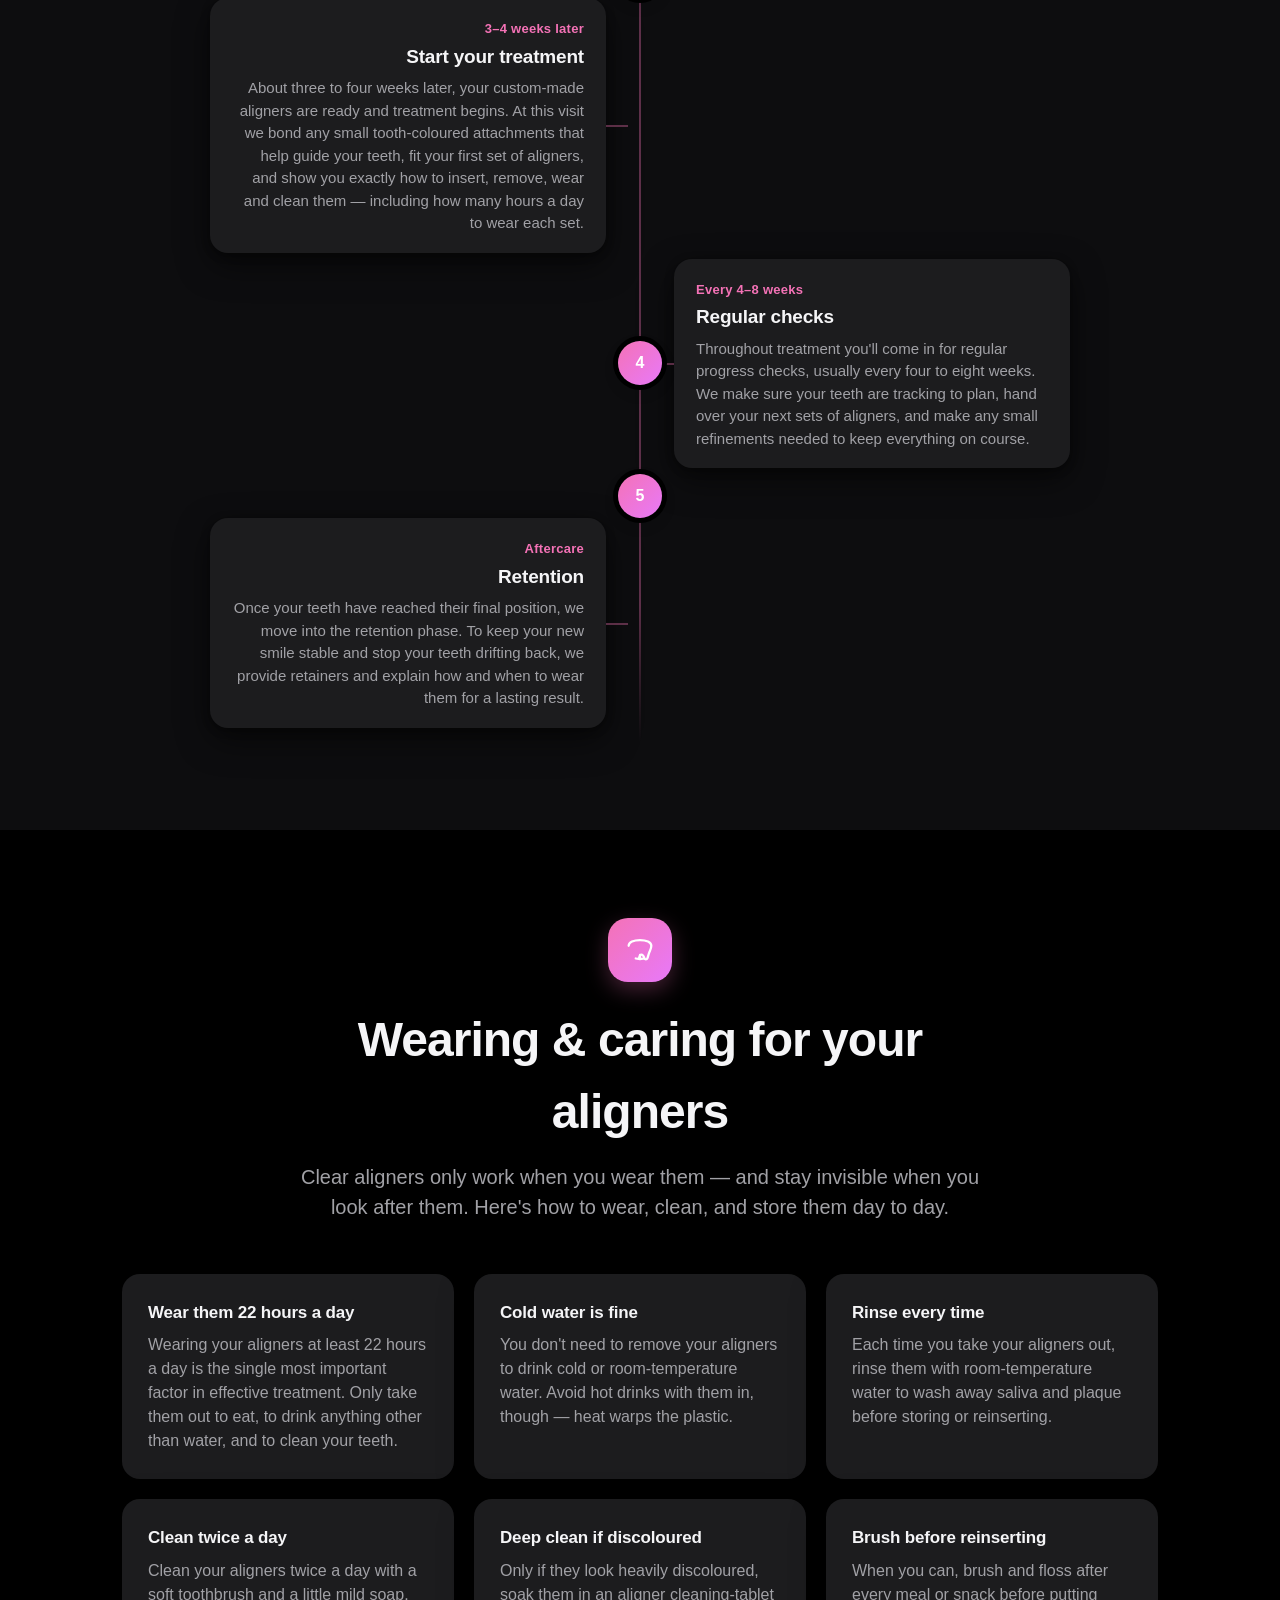
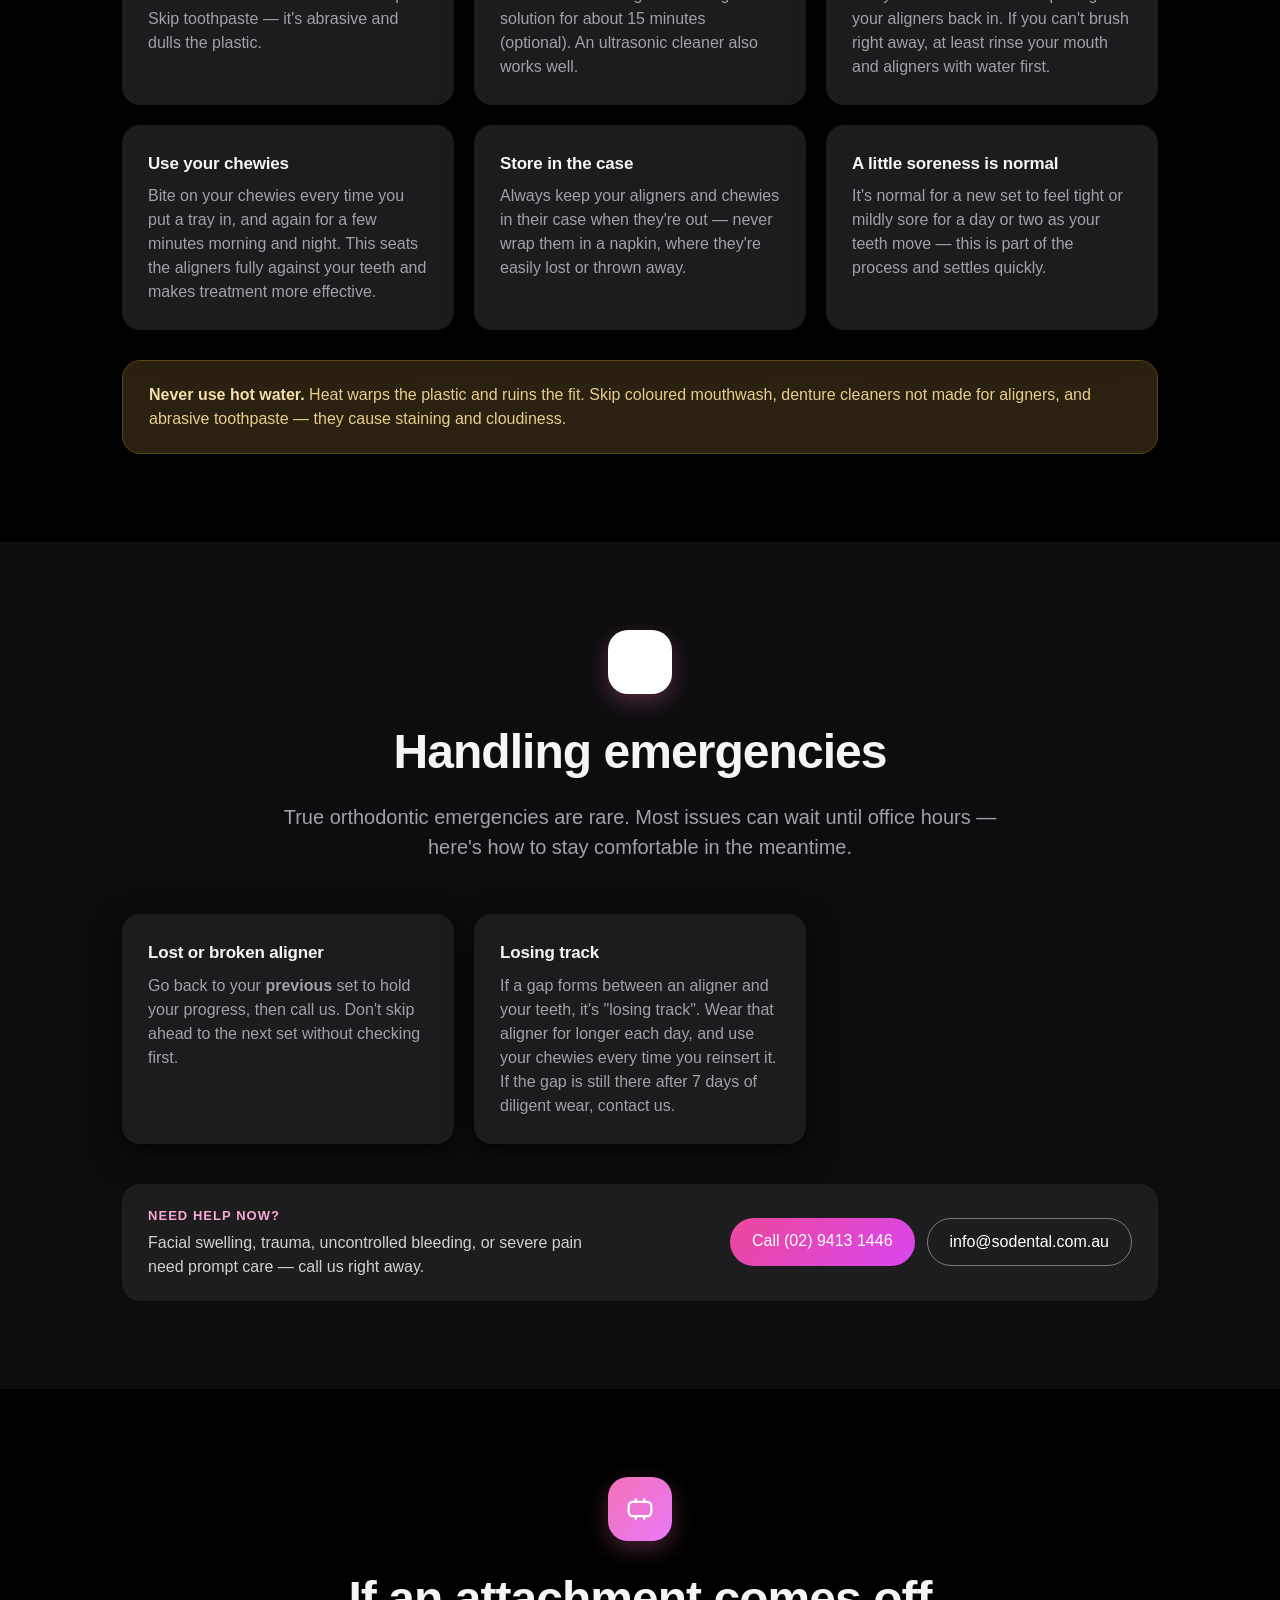
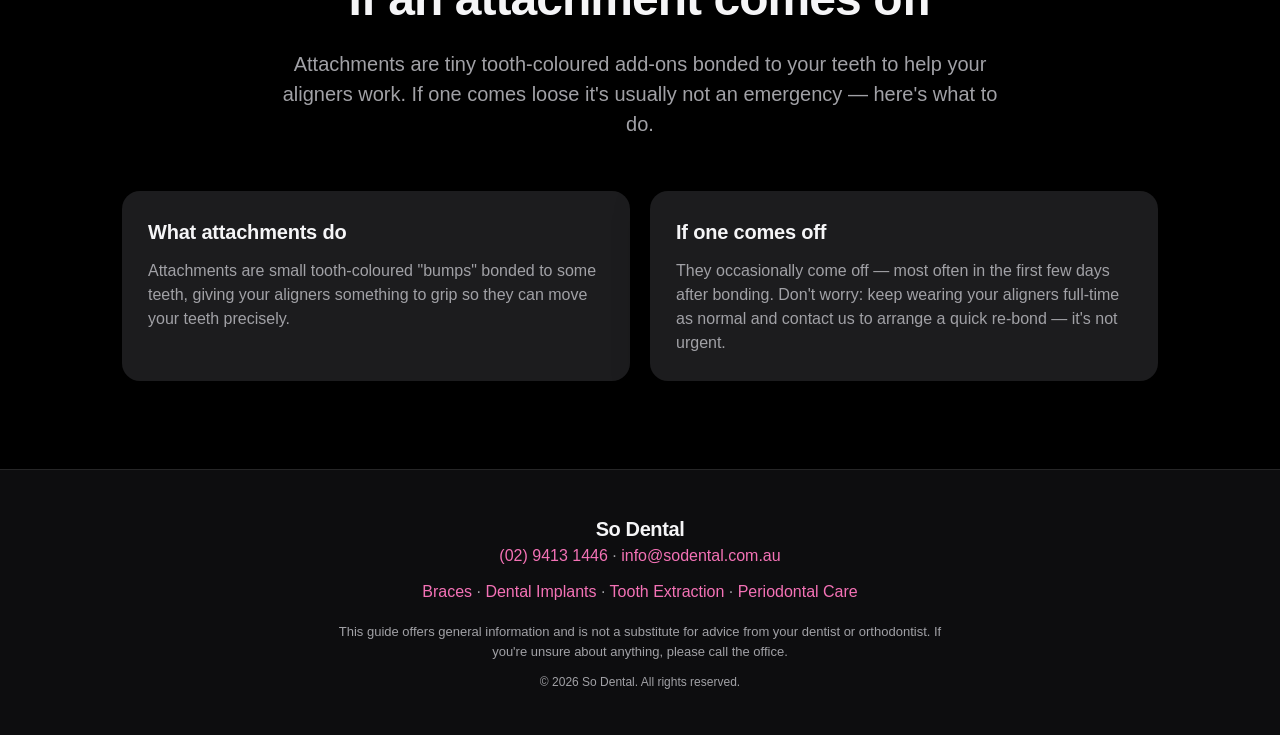
<file: aligners.html>
<!doctype html>
<html lang="en">
<head>
  <meta charset="utf-8" />
  <meta name="viewport" content="width=device-width, initial-scale=1" />
  <meta name="description" content="So Dental clear aligner care guide — your aligner journey, how to wear, clean and store your aligners, handling aligner emergencies, and what to do if an attachment comes off." />
  <title>So Dental — Clear Aligner Care</title>
  <link rel="stylesheet" href="styles.css?v=2" />
  <link rel="stylesheet" href="aligners.css?v=2" />
</head>
<body>

  <!-- ===================== HERO ===================== -->
  <section class="hero">
    <div class="lang-toggle" role="group" aria-label="Language">
      <a class="is-active" href="aligners.html" aria-current="true">EN</a>
      <a href="aligners-zh.html" lang="zh-Hant">中文</a>
    </div>
    <div class="hero__content reveal">
      <p class="hero__eyebrow">So Dental · Clear Aligners</p>
      <h1 class="hero__title">Your aligners,<br />cared for.</h1>
      <p class="hero__subtitle">Everything you need to get the most from your clear aligners — from your treatment journey to wearing, cleaning, and handling the unexpected.</p>
      <div class="hero__actions">
        <a class="btn btn--primary" href="#care">Aligner care</a>
        <a class="btn btn--ghost" href="#journey">The journey</a>
      </div>
    </div>
  </section>

  <!-- ===================== CLEAR ALIGNER JOURNEY ===================== -->
  <section class="section section--alt" id="journey">
    <div class="container">
      <div class="section__head reveal">
        <div class="badge" aria-hidden="true">
          <!-- route / journey icon -->
          <svg viewBox="0 0 24 24" fill="none" stroke="currentColor" stroke-width="1.6" stroke-linecap="round" stroke-linejoin="round"><path d="M6 4v10a3 3 0 0 0 3 3h6a3 3 0 0 1 3 3"/><circle cx="6" cy="4" r="2"/><circle cx="18" cy="20" r="2"/></svg>
        </div>
        <h2>The clear aligner journey</h2>
        <p class="section__lead">A structured, carefully guided path from your first visit to a confident, aligned smile. Here's what to expect with clear aligners.</p>
      </div>

      <ol class="timeline">
        <li class="timeline__item reveal">
          <div class="timeline__marker">1</div>
          <div class="timeline__card">
            <span class="timeline__when">Getting started</span>
            <h3>Consultation &amp; assessment</h3>
            <p>Your clear aligner journey begins just like braces — with a thorough consultation and assessment. We examine your teeth, gums and bite, take any scans, photographs and X-rays we need, and talk through your goals to confirm that clear aligners are the right choice for you.</p>
          </div>
        </li>
        <li class="timeline__item reveal">
          <div class="timeline__marker">2</div>
          <div class="timeline__card">
            <span class="timeline__when">About 2 weeks later</span>
            <h3>Treatment plan &amp; simulation approval</h3>
            <p>Around two weeks after your consultation, your personalised plan is ready. Using a digital 3D scan of your teeth, we show you a simulation of how they'll move — step by step — from where they are today to the final result, and walk you through the planned movements and the expected treatment duration. Once you're happy with the plan, you approve it so your custom aligners can be manufactured.</p>
          </div>
        </li>
        <li class="timeline__item reveal">
          <div class="timeline__marker">3</div>
          <div class="timeline__card">
            <span class="timeline__when">3–4 weeks later</span>
            <h3>Start your treatment</h3>
            <p>About three to four weeks later, your custom-made aligners are ready and treatment begins. At this visit we bond any small tooth-coloured attachments that help guide your teeth, fit your first set of aligners, and show you exactly how to insert, remove, wear and clean them — including how many hours a day to wear each set.</p>
          </div>
        </li>
        <li class="timeline__item reveal">
          <div class="timeline__marker">4</div>
          <div class="timeline__card">
            <span class="timeline__when">Every 4–8 weeks</span>
            <h3>Regular checks</h3>
            <p>Throughout treatment you'll come in for regular progress checks, usually every four to eight weeks. We make sure your teeth are tracking to plan, hand over your next sets of aligners, and make any small refinements needed to keep everything on course.</p>
          </div>
        </li>
        <li class="timeline__item reveal">
          <div class="timeline__marker">5</div>
          <div class="timeline__card">
            <span class="timeline__when">Aftercare</span>
            <h3>Retention</h3>
            <p>Once your teeth have reached their final position, we move into the retention phase. To keep your new smile stable and stop your teeth drifting back, we provide retainers and explain how and when to wear them for a lasting result.</p>
          </div>
        </li>
      </ol>
    </div>
  </section>

  <!-- ===================== WEARING & CARING ===================== -->
  <section class="section" id="care">
    <div class="container">
      <div class="section__head reveal">
        <div class="badge" aria-hidden="true">
          <!-- aligner / sparkle icon -->
          <svg viewBox="0 0 24 24" fill="none" stroke="currentColor" stroke-width="1.6" stroke-linecap="round" stroke-linejoin="round"><path d="M4 9c0-2.5 3.6-4 8-4s8 1.5 8 4c0 1.8-.7 3-1.4 4.6-.6 1.5-.9 3-1.4 4.3-.4 1-1.7 1-2.1 0-.5-1.2-.8-2.6-2-2.6-.9 0-1.4.9-1.7 2.2"/><path d="M12 15.5v3M9 18l3 .5 3-.5"/></svg>
        </div>
        <h2>Wearing &amp; caring for your aligners</h2>
        <p class="section__lead">Clear aligners only work when you wear them — and stay invisible when you look after them. Here's how to wear, clean, and store them day to day.</p>
      </div>

      <div class="grid grid--3 reveal">
        <div class="card">
          <h4>Wear them 22 hours a day</h4>
          <p>Wearing your aligners at least 22 hours a day is the single most important factor in effective treatment. Only take them out to eat, to drink anything other than water, and to clean your teeth.</p>
        </div>
        <div class="card">
          <h4>Cold water is fine</h4>
          <p>You don't need to remove your aligners to drink cold or room-temperature water. Avoid hot drinks with them in, though — heat warps the plastic.</p>
        </div>
        <div class="card">
          <h4>Rinse every time</h4>
          <p>Each time you take your aligners out, rinse them with room-temperature water to wash away saliva and plaque before storing or reinserting.</p>
        </div>
        <div class="card">
          <h4>Clean twice a day</h4>
          <p>Clean your aligners twice a day with a soft toothbrush and a little mild soap. Skip toothpaste — it's abrasive and dulls the plastic.</p>
        </div>
        <div class="card">
          <h4>Deep clean if discoloured</h4>
          <p>Only if they look heavily discoloured, soak them in an aligner cleaning-tablet solution for about 15 minutes (optional). An ultrasonic cleaner also works well.</p>
        </div>
        <div class="card">
          <h4>Brush before reinserting</h4>
          <p>When you can, brush and floss after every meal or snack before putting your aligners back in. If you can't brush right away, at least rinse your mouth and aligners with water first.</p>
        </div>
        <div class="card">
          <h4>Use your chewies</h4>
          <p>Bite on your chewies every time you put a tray in, and again for a few minutes morning and night. This seats the aligners fully against your teeth and makes treatment more effective.</p>
        </div>
        <div class="card">
          <h4>Store in the case</h4>
          <p>Always keep your aligners and chewies in their case when they're out — never wrap them in a napkin, where they're easily lost or thrown away.</p>
        </div>
        <div class="card">
          <h4>A little soreness is normal</h4>
          <p>It's normal for a new set to feel tight or mildly sore for a day or two as your teeth move — this is part of the process and settles quickly.</p>
        </div>
      </div>

      <div class="callout callout--warn reveal">
        <strong>Never use hot water.</strong> Heat warps the plastic and ruins the fit. Skip coloured mouthwash, denture cleaners not made for aligners, and abrasive toothpaste — they cause staining and cloudiness.
      </div>
    </div>
  </section>

  <!-- ===================== EMERGENCIES ===================== -->
  <section class="section section--alt" id="emergencies">
    <div class="container">
      <div class="section__head reveal">
        <div class="badge" aria-hidden="true">
          <svg viewBox="0 0 24 24" fill="none" stroke="currentColor" stroke-width="1.6" stroke-linecap="round" stroke-linejoin="round"><path d="M12 3 2.5 20h19L12 3Z"/><path d="M12 10v4M12 17h.01"/></svg>
        </div>
        <h2>Handling emergencies</h2>
        <p class="section__lead">True orthodontic emergencies are rare. Most issues can wait until office hours — here's how to stay comfortable in the meantime.</p>
      </div>

      <div class="grid grid--3 reveal">
        <div class="card">
          <h4>Lost or broken aligner</h4>
          <p>Go back to your <strong>previous</strong> set to hold your progress, then call us. Don't skip ahead to the next set without checking first.</p>
        </div>
        <div class="card">
          <h4>Losing track</h4>
          <p>If a gap forms between an aligner and your teeth, it's "losing track". Wear that aligner for longer each day, and use your chewies every time you reinsert it. If the gap is still there after 7 days of diligent wear, contact us.</p>
        </div>
      </div>

      <div class="callout callout--emergency reveal" id="emergency-contact">
        <div>
          <p class="callout__label">Need help now?</p>
          <p class="callout__text">Facial swelling, trauma, uncontrolled bleeding, or severe pain need prompt care — call us right away.</p>
        </div>
        <div class="callout__contact">
          <!-- REPLACE: emergency phone & email -->
          <a class="btn btn--primary" href="tel:+61294131446">Call (02) 9413 1446</a>
          <a class="btn btn--ghost" href="mailto:info@sodental.com.au">info@sodental.com.au</a>
        </div>
      </div>
    </div>
  </section>

  <!-- ===================== ATTACHMENT ===================== -->
  <section class="section" id="attachment">
    <div class="container">
      <div class="section__head reveal">
        <div class="badge" aria-hidden="true">
          <svg viewBox="0 0 24 24" fill="none" stroke="currentColor" stroke-width="1.6" stroke-linecap="round" stroke-linejoin="round"><rect x="4" y="7" width="16" height="10" rx="3"/><path d="M9 7V5m6 2V5M9 17v2m6-2v2"/></svg>
        </div>
        <h2>If an attachment comes off</h2>
        <p class="section__lead">Attachments are tiny tooth-coloured add-ons bonded to your teeth to help your aligners work. If one comes loose it's usually not an emergency — here's what to do.</p>
      </div>

      <div class="grid grid--2 reveal">
        <div class="card">
          <h3>What attachments do</h3>
          <p>Attachments are small tooth-coloured "bumps" bonded to some teeth, giving your aligners something to grip so they can move your teeth precisely.</p>
        </div>
        <div class="card">
          <h3>If one comes off</h3>
          <p>They occasionally come off — most often in the first few days after bonding. Don't worry: keep wearing your aligners full-time as normal and contact us to arrange a quick re-bond — it's not urgent.</p>
        </div>
      </div>
    </div>
  </section>

  <!-- ===================== FOOTER ===================== -->
  <footer class="footer">
    <div class="container footer__inner">
      <div>
        <p class="footer__brand">So Dental</p>
        <p class="footer__contact">
          <!-- REPLACE: office phone & email -->
          <a href="tel:+61294131446">(02) 9413 1446</a> · <a href="mailto:info@sodental.com.au">info@sodental.com.au</a>
        </p>
      </div>
      <p class="footer__contact"><a href="index.html">Braces</a> · <a href="implants.html">Dental Implants</a> · <a href="extraction.html">Tooth Extraction</a> · <a href="perio.html">Periodontal Care</a></p>
      <p class="footer__note">This guide offers general information and is not a substitute for advice from your dentist or orthodontist. If you're unsure about anything, please call the office.</p>
      <p class="footer__copy">© <span id="year"></span> So Dental. All rights reserved.</p>
    </div>
  </footer>

  <script src="app.js?v=2"></script>
</body>
</html>
</file>
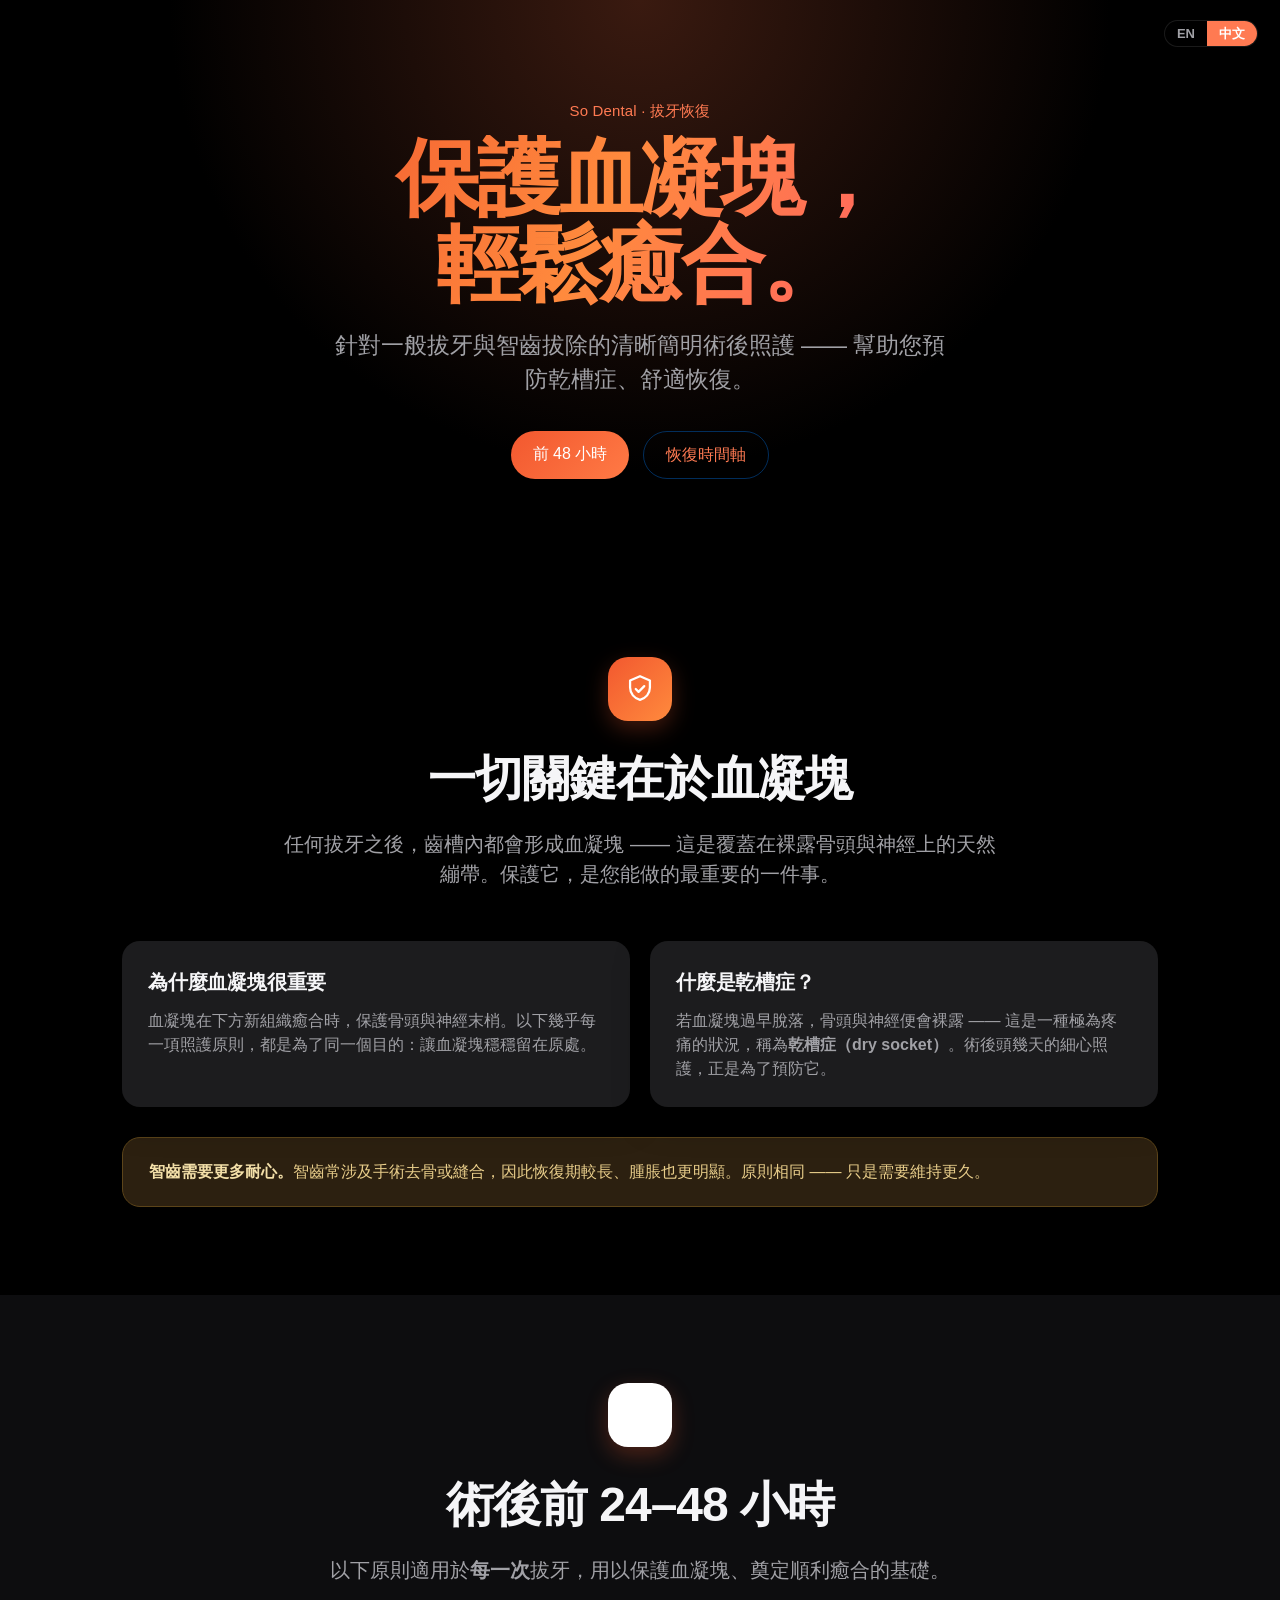
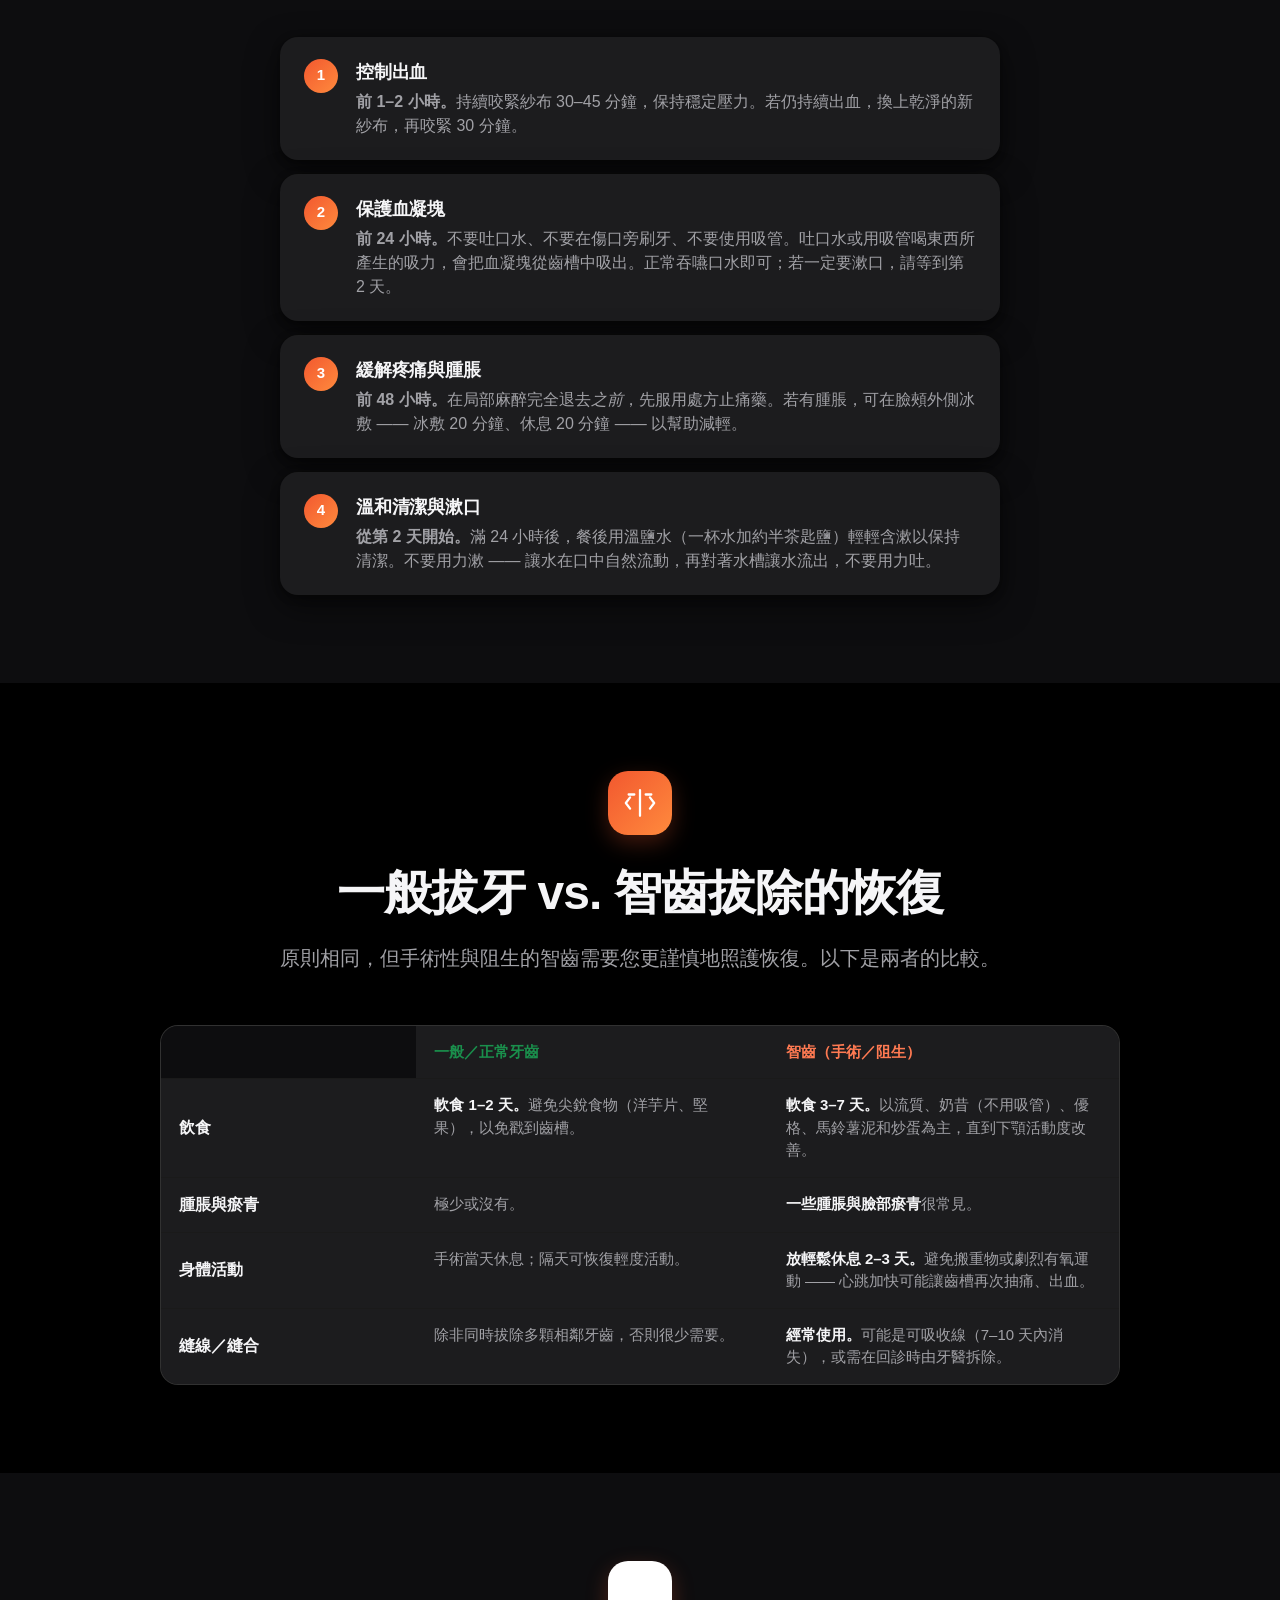
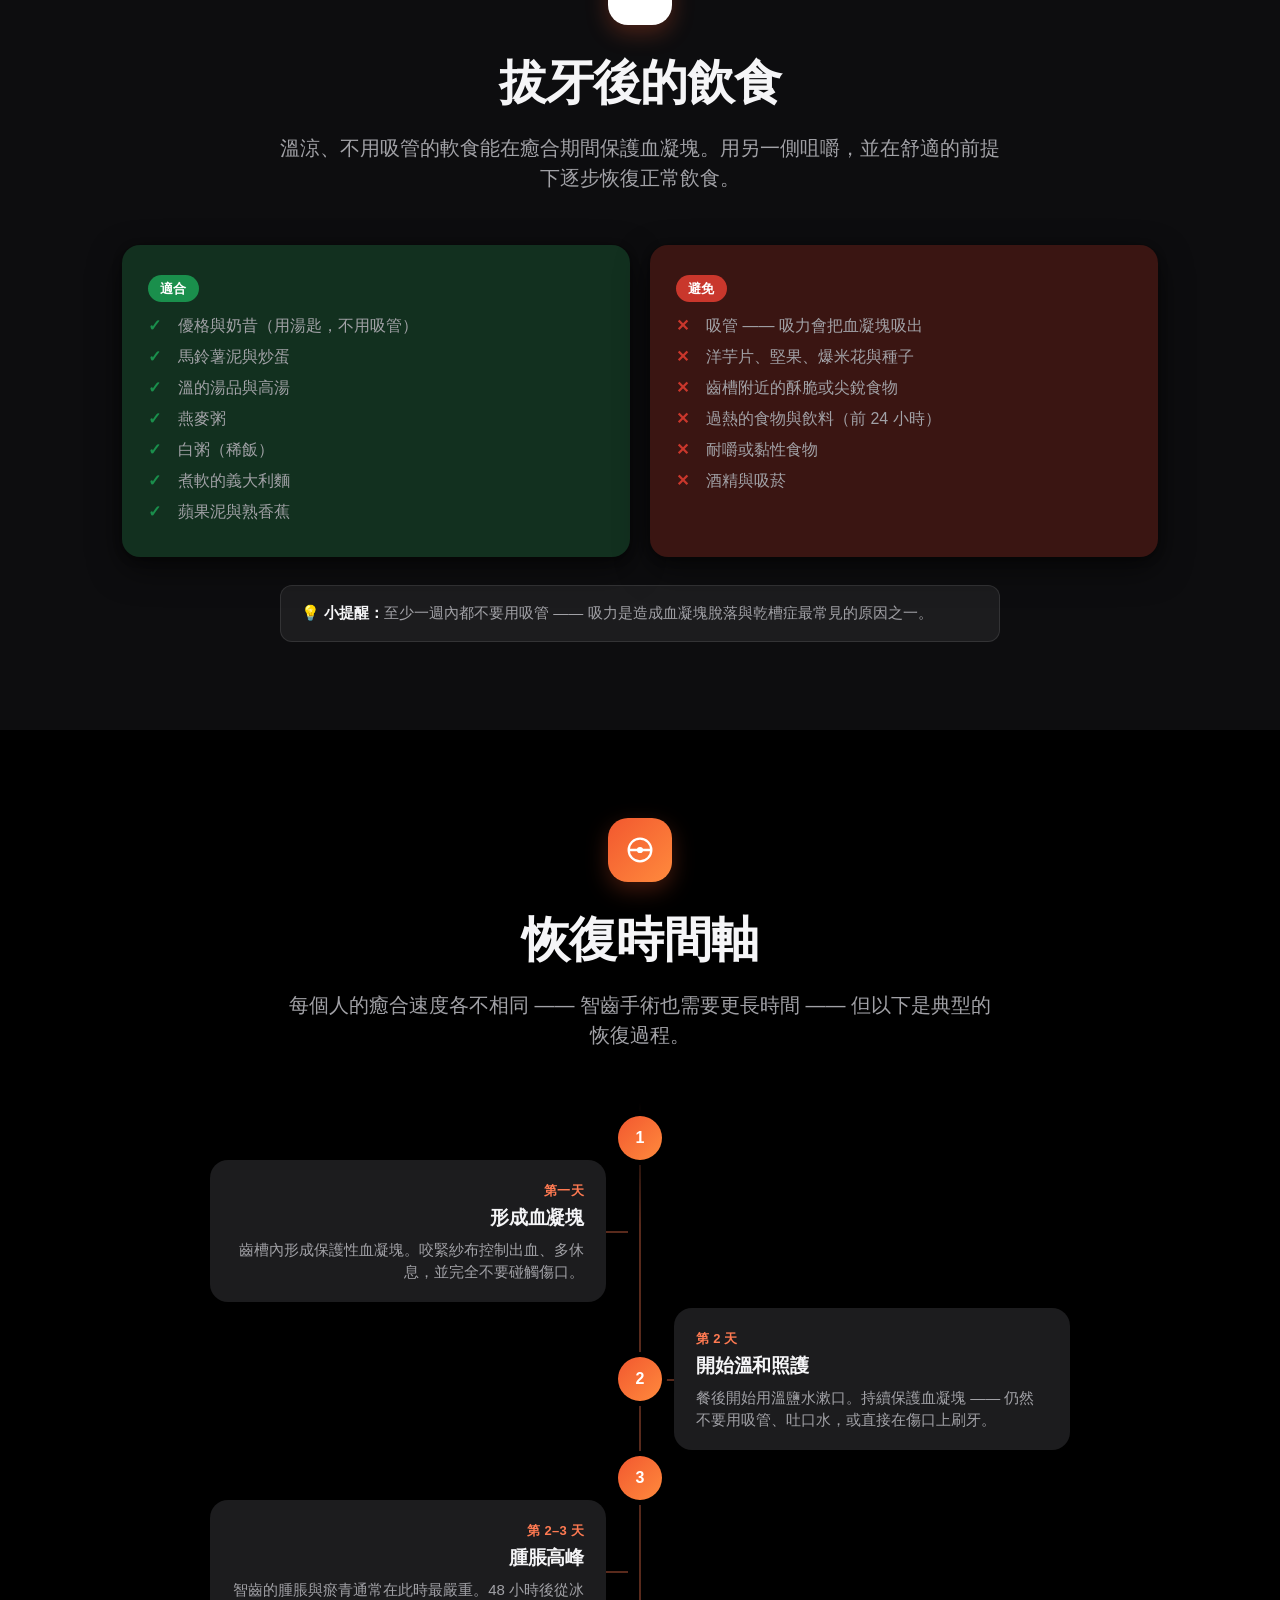
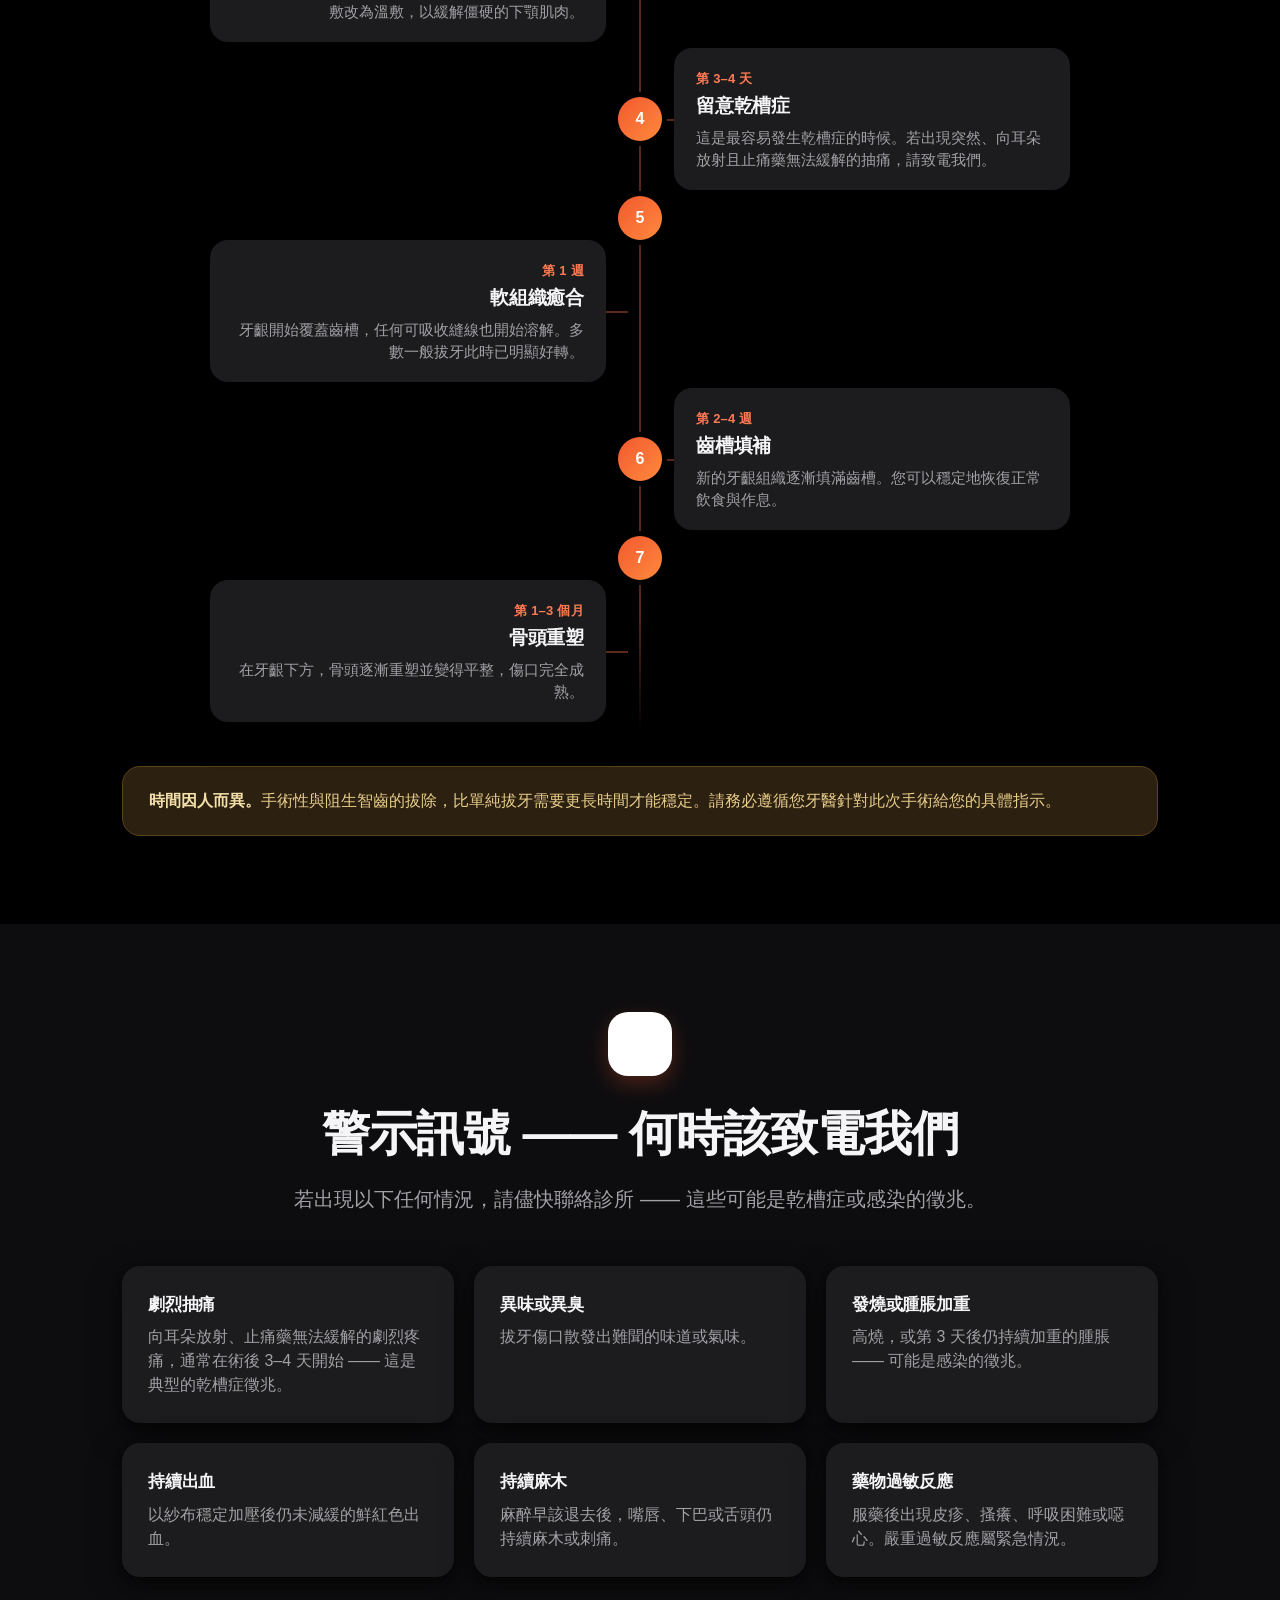
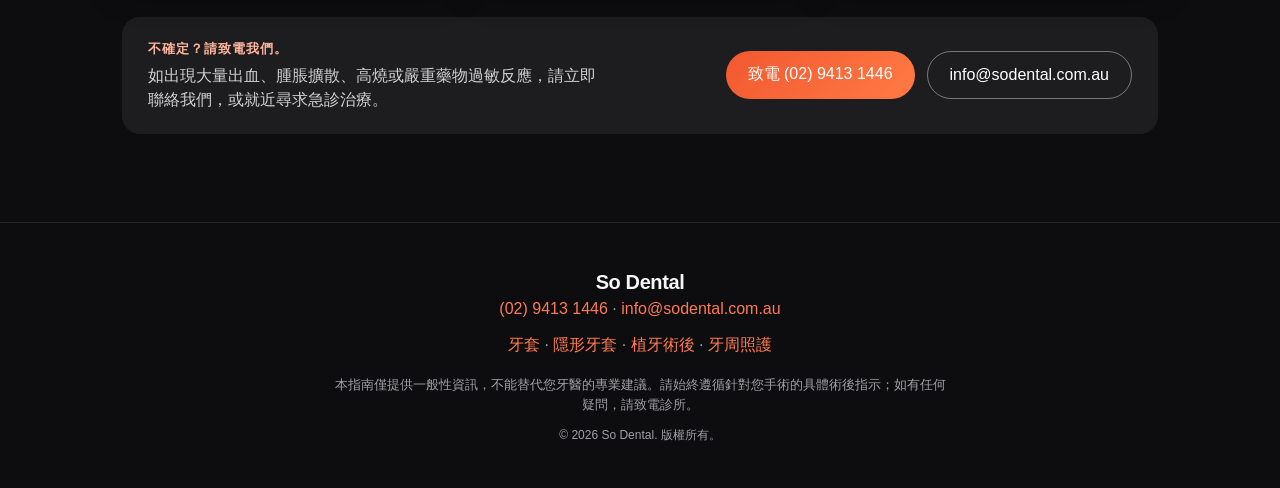
<file: extraction-zh.html>
<!doctype html>
<html lang="zh-Hant">
<head>
  <meta charset="utf-8" />
  <meta name="viewport" content="width=device-width, initial-scale=1" />
  <meta name="description" content="So Dental 拔牙術後護理 —— 保護血凝塊、預防乾槽症、術後 24–48 小時須知、一般拔牙與智齒拔除的恢復比較、飲食建議、癒合時間軸，以及警示訊號。" />
  <title>So Dental — 拔牙術後護理</title>
  <link rel="stylesheet" href="styles.css?v=2" />
  <link rel="stylesheet" href="extraction.css?v=2" />
</head>
<body>

  <!-- ===================== HERO ===================== -->
  <section class="hero">
    <div class="lang-toggle" role="group" aria-label="語言">
      <a href="extraction.html" lang="en">EN</a>
      <a class="is-active" href="extraction-zh.html" aria-current="true">中文</a>
    </div>
    <div class="hero__content reveal">
      <p class="hero__eyebrow">So Dental · 拔牙恢復</p>
      <h1 class="hero__title">保護血凝塊，<br />輕鬆癒合。</h1>
      <p class="hero__subtitle">針對一般拔牙與智齒拔除的清晰簡明術後照護 —— 幫助您預防乾槽症、舒適恢復。</p>
      <div class="hero__actions">
        <a class="btn btn--primary" href="#firstday">前 48 小時</a>
        <a class="btn btn--ghost" href="#timeline">恢復時間軸</a>
      </div>
    </div>
  </section>

  <!-- ===================== 一切關鍵在於血凝塊 ===================== -->
  <section class="section" id="clot">
    <div class="container">
      <div class="section__head reveal">
        <div class="badge" aria-hidden="true">
          <svg viewBox="0 0 24 24" fill="none" stroke="currentColor" stroke-width="1.6" stroke-linecap="round" stroke-linejoin="round"><path d="M12 3 5 6v5c0 4.2 2.9 7.6 7 8.7 4.1-1.1 7-4.5 7-8.7V6l-7-3Z"/><path d="m9 12 2 2 4-4"/></svg>
        </div>
        <h2>一切關鍵在於血凝塊</h2>
        <p class="section__lead">任何拔牙之後，齒槽內都會形成血凝塊 —— 這是覆蓋在裸露骨頭與神經上的天然繃帶。保護它，是您能做的最重要的一件事。</p>
      </div>

      <div class="grid grid--2 reveal">
        <div class="card">
          <h3>為什麼血凝塊很重要</h3>
          <p>血凝塊在下方新組織癒合時，保護骨頭與神經末梢。以下幾乎每一項照護原則，都是為了同一個目的：讓血凝塊穩穩留在原處。</p>
        </div>
        <div class="card">
          <h3>什麼是乾槽症？</h3>
          <p>若血凝塊過早脫落，骨頭與神經便會裸露 —— 這是一種極為疼痛的狀況，稱為<strong>乾槽症（dry socket）</strong>。術後頭幾天的細心照護，正是為了預防它。</p>
        </div>
      </div>

      <div class="callout callout--warn reveal">
        <strong>智齒需要更多耐心。</strong>智齒常涉及手術去骨或縫合，因此恢復期較長、腫脹也更明顯。原則相同 —— 只是需要維持更久。
      </div>
    </div>
  </section>

  <!-- ===================== 術後前 24–48 小時 ===================== -->
  <section class="section section--alt" id="firstday">
    <div class="container">
      <div class="section__head reveal">
        <div class="badge" aria-hidden="true">
          <svg viewBox="0 0 24 24" fill="none" stroke="currentColor" stroke-width="1.6" stroke-linecap="round" stroke-linejoin="round"><circle cx="12" cy="12" r="9"/><path d="M12 7v5l3 2"/></svg>
        </div>
        <h2>術後前 24–48 小時</h2>
        <p class="section__lead">以下原則適用於<strong>每一次</strong>拔牙，用以保護血凝塊、奠定順利癒合的基礎。</p>
      </div>

      <ol class="steps reveal">
        <li>
          <span class="steps__num">1</span>
          <div>
            <h3>控制出血</h3>
            <p><strong>前 1–2 小時。</strong>持續咬緊紗布 30–45 分鐘，保持穩定壓力。若仍持續出血，換上乾淨的新紗布，再咬緊 30 分鐘。</p>
          </div>
        </li>
        <li>
          <span class="steps__num">2</span>
          <div>
            <h3>保護血凝塊</h3>
            <p><strong>前 24 小時。</strong>不要吐口水、不要在傷口旁刷牙、不要使用吸管。吐口水或用吸管喝東西所產生的吸力，會把血凝塊從齒槽中吸出。正常吞嚥口水即可；若一定要漱口，請等到第 2 天。</p>
          </div>
        </li>
        <li>
          <span class="steps__num">3</span>
          <div>
            <h3>緩解疼痛與腫脹</h3>
            <p><strong>前 48 小時。</strong>在局部麻醉完全退去<em>之前</em>，先服用處方止痛藥。若有腫脹，可在臉頰外側冰敷 —— 冰敷 20 分鐘、休息 20 分鐘 —— 以幫助減輕。</p>
          </div>
        </li>
        <li>
          <span class="steps__num">4</span>
          <div>
            <h3>溫和清潔與漱口</h3>
            <p><strong>從第 2 天開始。</strong>滿 24 小時後，餐後用溫鹽水（一杯水加約半茶匙鹽）輕輕含漱以保持清潔。不要用力漱 —— 讓水在口中自然流動，再對著水槽讓水流出，不要用力吐。</p>
          </div>
        </li>
      </ol>
    </div>
  </section>

  <!-- ===================== 一般拔牙 vs 智齒 ===================== -->
  <section class="section" id="compare">
    <div class="container">
      <div class="section__head reveal">
        <div class="badge" aria-hidden="true">
          <svg viewBox="0 0 24 24" fill="none" stroke="currentColor" stroke-width="1.6" stroke-linecap="round" stroke-linejoin="round"><path d="M12 3v18M5 8l-3 4 3 4M19 8l3 4-3 4M8 6H4M20 6h-4"/></svg>
        </div>
        <h2>一般拔牙 vs. 智齒拔除的恢復</h2>
        <p class="section__lead">原則相同，但手術性與阻生的智齒需要您更謹慎地照護恢復。以下是兩者的比較。</p>
      </div>

      <div class="compare reveal">
        <div class="compare__head">
          <div></div>
          <div class="compare__th compare__th--routine">一般／正常牙齒</div>
          <div class="compare__th compare__th--wisdom">智齒（手術／阻生）</div>
        </div>
        <div class="compare__row">
          <div class="compare__cat">飲食</div>
          <div class="compare__cell compare__cell--routine"><strong>軟食 1–2 天。</strong>避免尖銳食物（洋芋片、堅果），以免戳到齒槽。</div>
          <div class="compare__cell compare__cell--wisdom"><strong>軟食 3–7 天。</strong>以流質、奶昔（不用吸管）、優格、馬鈴薯泥和炒蛋為主，直到下顎活動度改善。</div>
        </div>
        <div class="compare__row">
          <div class="compare__cat">腫脹與瘀青</div>
          <div class="compare__cell compare__cell--routine">極少或沒有。</div>
          <div class="compare__cell compare__cell--wisdom"><strong>一些腫脹與臉部瘀青</strong>很常見。</div>
        </div>
        <div class="compare__row">
          <div class="compare__cat">身體活動</div>
          <div class="compare__cell compare__cell--routine">手術當天休息；隔天可恢復輕度活動。</div>
          <div class="compare__cell compare__cell--wisdom"><strong>放輕鬆休息 2–3 天。</strong>避免搬重物或劇烈有氧運動 —— 心跳加快可能讓齒槽再次抽痛、出血。</div>
        </div>
        <div class="compare__row">
          <div class="compare__cat">縫線／縫合</div>
          <div class="compare__cell compare__cell--routine">除非同時拔除多顆相鄰牙齒，否則很少需要。</div>
          <div class="compare__cell compare__cell--wisdom"><strong>經常使用。</strong>可能是可吸收線（7–10 天內消失），或需在回診時由牙醫拆除。</div>
        </div>
      </div>
    </div>
  </section>

  <!-- ===================== 飲食 ===================== -->
  <section class="section section--alt" id="eating">
    <div class="container">
      <div class="section__head reveal">
        <div class="badge" aria-hidden="true">
          <svg viewBox="0 0 24 24" fill="none" stroke="currentColor" stroke-width="1.6" stroke-linecap="round" stroke-linejoin="round"><path d="M5 3v7a2 2 0 0 0 2 2h0a2 2 0 0 0 2-2V3M7 12v9M17 3c-1.7 0-3 2-3 5s1.3 4 3 4v9"/></svg>
        </div>
        <h2>拔牙後的飲食</h2>
        <p class="section__lead">溫涼、不用吸管的軟食能在癒合期間保護血凝塊。用另一側咀嚼，並在舒適的前提下逐步恢復正常飲食。</p>
      </div>

      <div class="grid grid--2 reveal">
        <div class="card card--good">
          <h3><span class="pill pill--good">適合</span></h3>
          <ul class="list list--check">
            <li>優格與奶昔（用湯匙，不用吸管）</li>
            <li>馬鈴薯泥與炒蛋</li>
            <li>溫的湯品與高湯</li>
            <li>燕麥粥</li>
            <li>白粥（稀飯）</li>
            <li>煮軟的義大利麵</li>
            <li>蘋果泥與熟香蕉</li>
          </ul>
        </div>
        <div class="card card--bad">
          <h3><span class="pill pill--bad">避免</span></h3>
          <ul class="list list--cross">
            <li>吸管 —— 吸力會把血凝塊吸出</li>
            <li>洋芋片、堅果、爆米花與種子</li>
            <li>齒槽附近的酥脆或尖銳食物</li>
            <li>過熱的食物與飲料（前 24 小時）</li>
            <li>耐嚼或黏性食物</li>
            <li>酒精與吸菸</li>
          </ul>
        </div>
      </div>

      <p class="tip reveal">💡 <strong>小提醒：</strong>至少一週內都不要用吸管 —— 吸力是造成血凝塊脫落與乾槽症最常見的原因之一。</p>
    </div>
  </section>

  <!-- ===================== 恢復時間軸 ===================== -->
  <section class="section" id="timeline">
    <div class="container">
      <div class="section__head reveal">
        <div class="badge" aria-hidden="true">
          <svg viewBox="0 0 24 24" fill="none" stroke="currentColor" stroke-width="1.6" stroke-linecap="round" stroke-linejoin="round"><path d="M4 12h16M4 12a8 8 0 0 1 16 0M4 12a8 8 0 0 0 16 0"/><circle cx="12" cy="12" r="1.4"/></svg>
        </div>
        <h2>恢復時間軸</h2>
        <p class="section__lead">每個人的癒合速度各不相同 —— 智齒手術也需要更長時間 —— 但以下是典型的恢復過程。</p>
      </div>

      <ol class="timeline">
        <li class="timeline__item reveal">
          <div class="timeline__marker">1</div>
          <div class="timeline__card">
            <span class="timeline__when">第一天</span>
            <h3>形成血凝塊</h3>
            <p>齒槽內形成保護性血凝塊。咬緊紗布控制出血、多休息，並完全不要碰觸傷口。</p>
          </div>
        </li>
        <li class="timeline__item reveal">
          <div class="timeline__marker">2</div>
          <div class="timeline__card">
            <span class="timeline__when">第 2 天</span>
            <h3>開始溫和照護</h3>
            <p>餐後開始用溫鹽水漱口。持續保護血凝塊 —— 仍然不要用吸管、吐口水，或直接在傷口上刷牙。</p>
          </div>
        </li>
        <li class="timeline__item reveal">
          <div class="timeline__marker">3</div>
          <div class="timeline__card">
            <span class="timeline__when">第 2–3 天</span>
            <h3>腫脹高峰</h3>
            <p>智齒的腫脹與瘀青通常在此時最嚴重。48 小時後從冰敷改為溫敷，以緩解僵硬的下顎肌肉。</p>
          </div>
        </li>
        <li class="timeline__item reveal">
          <div class="timeline__marker">4</div>
          <div class="timeline__card">
            <span class="timeline__when">第 3–4 天</span>
            <h3>留意乾槽症</h3>
            <p>這是最容易發生乾槽症的時候。若出現突然、向耳朵放射且止痛藥無法緩解的抽痛，請致電我們。</p>
          </div>
        </li>
        <li class="timeline__item reveal">
          <div class="timeline__marker">5</div>
          <div class="timeline__card">
            <span class="timeline__when">第 1 週</span>
            <h3>軟組織癒合</h3>
            <p>牙齦開始覆蓋齒槽，任何可吸收縫線也開始溶解。多數一般拔牙此時已明顯好轉。</p>
          </div>
        </li>
        <li class="timeline__item reveal">
          <div class="timeline__marker">6</div>
          <div class="timeline__card">
            <span class="timeline__when">第 2–4 週</span>
            <h3>齒槽填補</h3>
            <p>新的牙齦組織逐漸填滿齒槽。您可以穩定地恢復正常飲食與作息。</p>
          </div>
        </li>
        <li class="timeline__item reveal">
          <div class="timeline__marker">7</div>
          <div class="timeline__card">
            <span class="timeline__when">第 1–3 個月</span>
            <h3>骨頭重塑</h3>
            <p>在牙齦下方，骨頭逐漸重塑並變得平整，傷口完全成熟。</p>
          </div>
        </li>
      </ol>

      <div class="callout callout--warn reveal">
        <strong>時間因人而異。</strong>手術性與阻生智齒的拔除，比單純拔牙需要更長時間才能穩定。請務必遵循您牙醫針對此次手術給您的具體指示。
      </div>
    </div>
  </section>

  <!-- ===================== 警示訊號 ===================== -->
  <section class="section section--alt" id="warning">
    <div class="container">
      <div class="section__head reveal">
        <div class="badge" aria-hidden="true">
          <svg viewBox="0 0 24 24" fill="none" stroke="currentColor" stroke-width="1.6" stroke-linecap="round" stroke-linejoin="round"><path d="M12 3 2.5 20h19L12 3Z"/><path d="M12 10v4M12 17h.01"/></svg>
        </div>
        <h2>警示訊號 —— 何時該致電我們</h2>
        <p class="section__lead">若出現以下任何情況，請儘快聯絡診所 —— 這些可能是乾槽症或感染的徵兆。</p>
      </div>

      <div class="grid grid--3 reveal">
        <div class="card">
          <h4>劇烈抽痛</h4>
          <p>向耳朵放射、止痛藥無法緩解的劇烈疼痛，通常在術後 3–4 天開始 —— 這是典型的乾槽症徵兆。</p>
        </div>
        <div class="card">
          <h4>異味或異臭</h4>
          <p>拔牙傷口散發出難聞的味道或氣味。</p>
        </div>
        <div class="card">
          <h4>發燒或腫脹加重</h4>
          <p>高燒，或第 3 天後仍持續加重的腫脹 —— 可能是感染的徵兆。</p>
        </div>
        <div class="card">
          <h4>持續出血</h4>
          <p>以紗布穩定加壓後仍未減緩的鮮紅色出血。</p>
        </div>
        <div class="card">
          <h4>持續麻木</h4>
          <p>麻醉早該退去後，嘴唇、下巴或舌頭仍持續麻木或刺痛。</p>
        </div>
        <div class="card">
          <h4>藥物過敏反應</h4>
          <p>服藥後出現皮疹、搔癢、呼吸困難或噁心。嚴重過敏反應屬緊急情況。</p>
        </div>
      </div>

      <div class="callout callout--emergency reveal" id="emergency-contact">
        <div>
          <p class="callout__label">不確定？請致電我們。</p>
          <p class="callout__text">如出現大量出血、腫脹擴散、高燒或嚴重藥物過敏反應，請立即聯絡我們，或就近尋求急診治療。</p>
        </div>
        <div class="callout__contact">
          <!-- REPLACE: emergency phone & email -->
          <a class="btn btn--primary" href="tel:+61294131446">致電 (02) 9413 1446</a>
          <a class="btn btn--ghost" href="mailto:info@sodental.com.au">info@sodental.com.au</a>
        </div>
      </div>
    </div>
  </section>

  <!-- ===================== FOOTER ===================== -->
  <footer class="footer">
    <div class="container footer__inner">
      <div>
        <p class="footer__brand">So Dental</p>
        <p class="footer__contact">
          <!-- REPLACE: office phone & email -->
          <a href="tel:+61294131446">(02) 9413 1446</a> · <a href="mailto:info@sodental.com.au">info@sodental.com.au</a>
        </p>
      </div>
      <p class="footer__contact"><a href="index-zh.html">牙套</a> · <a href="aligners-zh.html">隱形牙套</a> · <a href="implants-zh.html">植牙術後</a> · <a href="perio-zh.html">牙周照護</a></p>
      <p class="footer__note">本指南僅提供一般性資訊，不能替代您牙醫的專業建議。請始終遵循針對您手術的具體術後指示；如有任何疑問，請致電診所。</p>
      <p class="footer__copy">© <span id="year"></span> So Dental. 版權所有。</p>
    </div>
  </footer>

  <script src="app.js?v=2"></script>
</body>
</html>
</file>
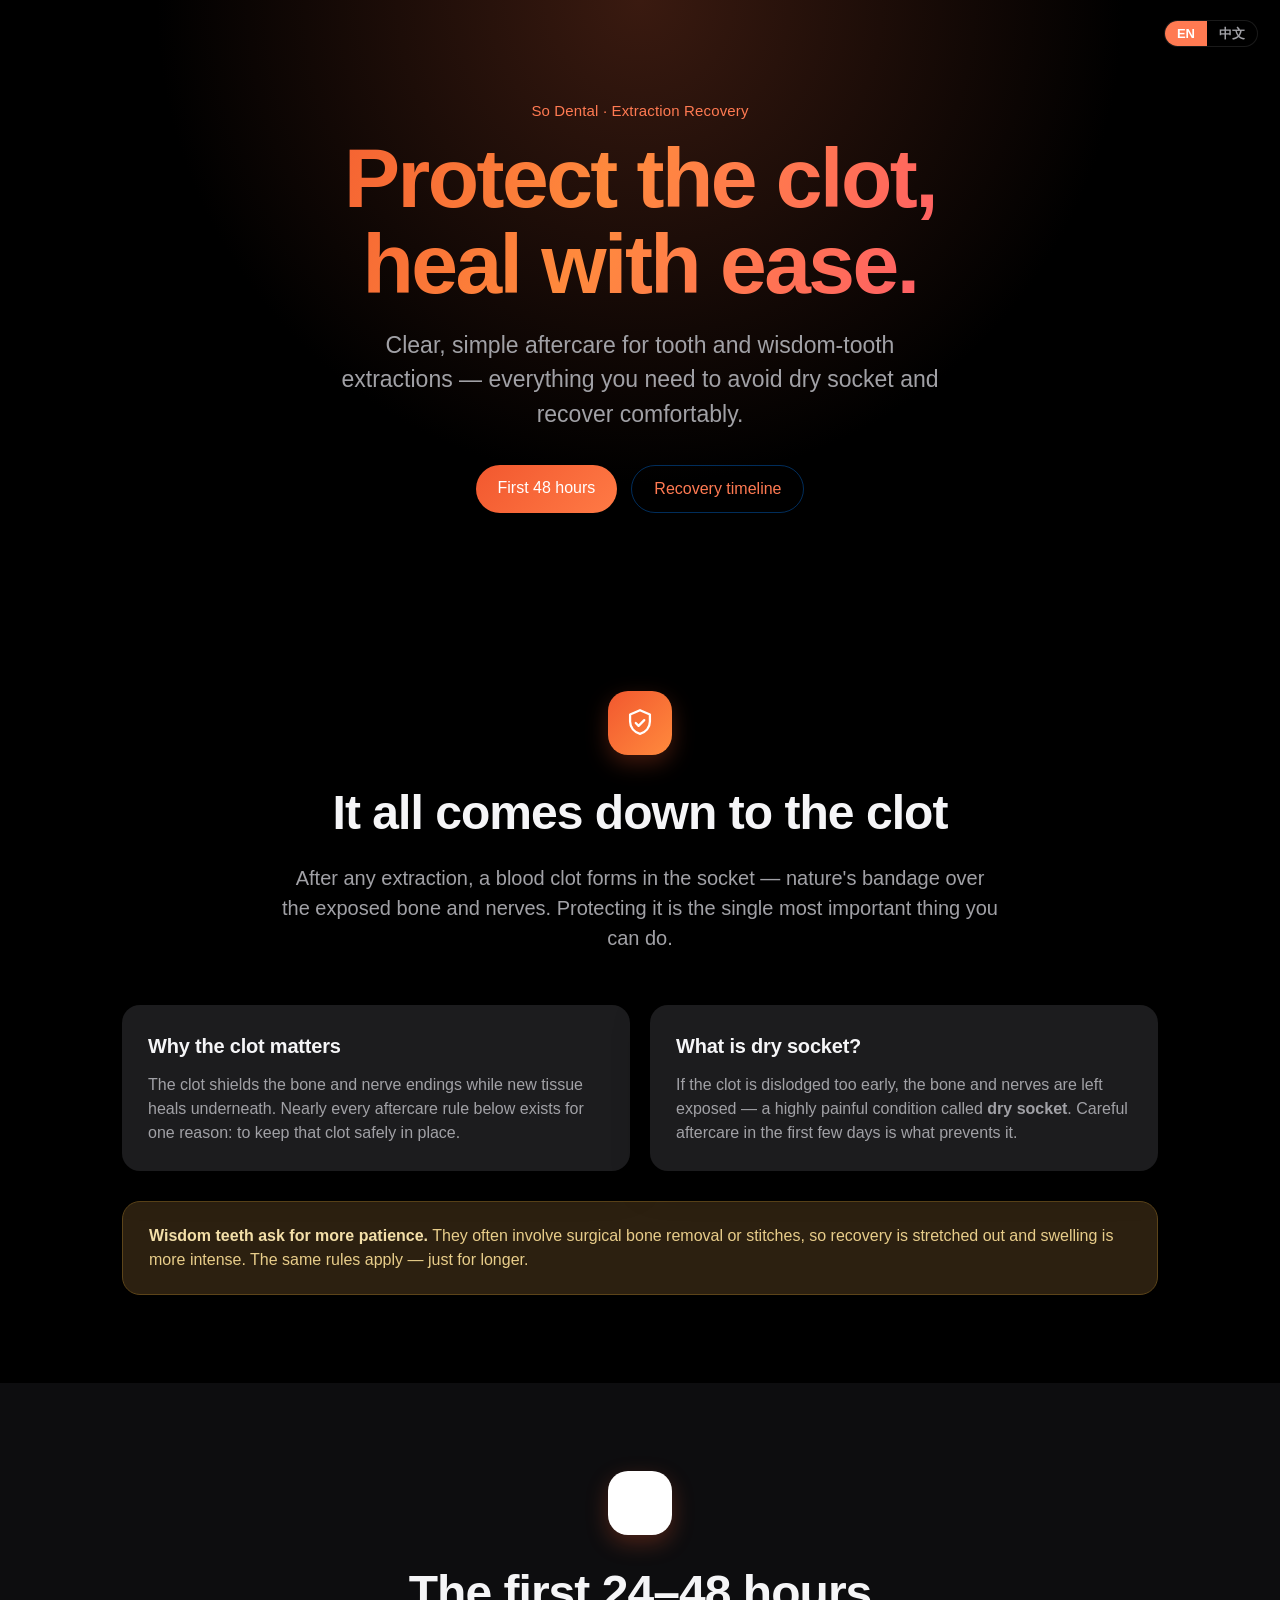
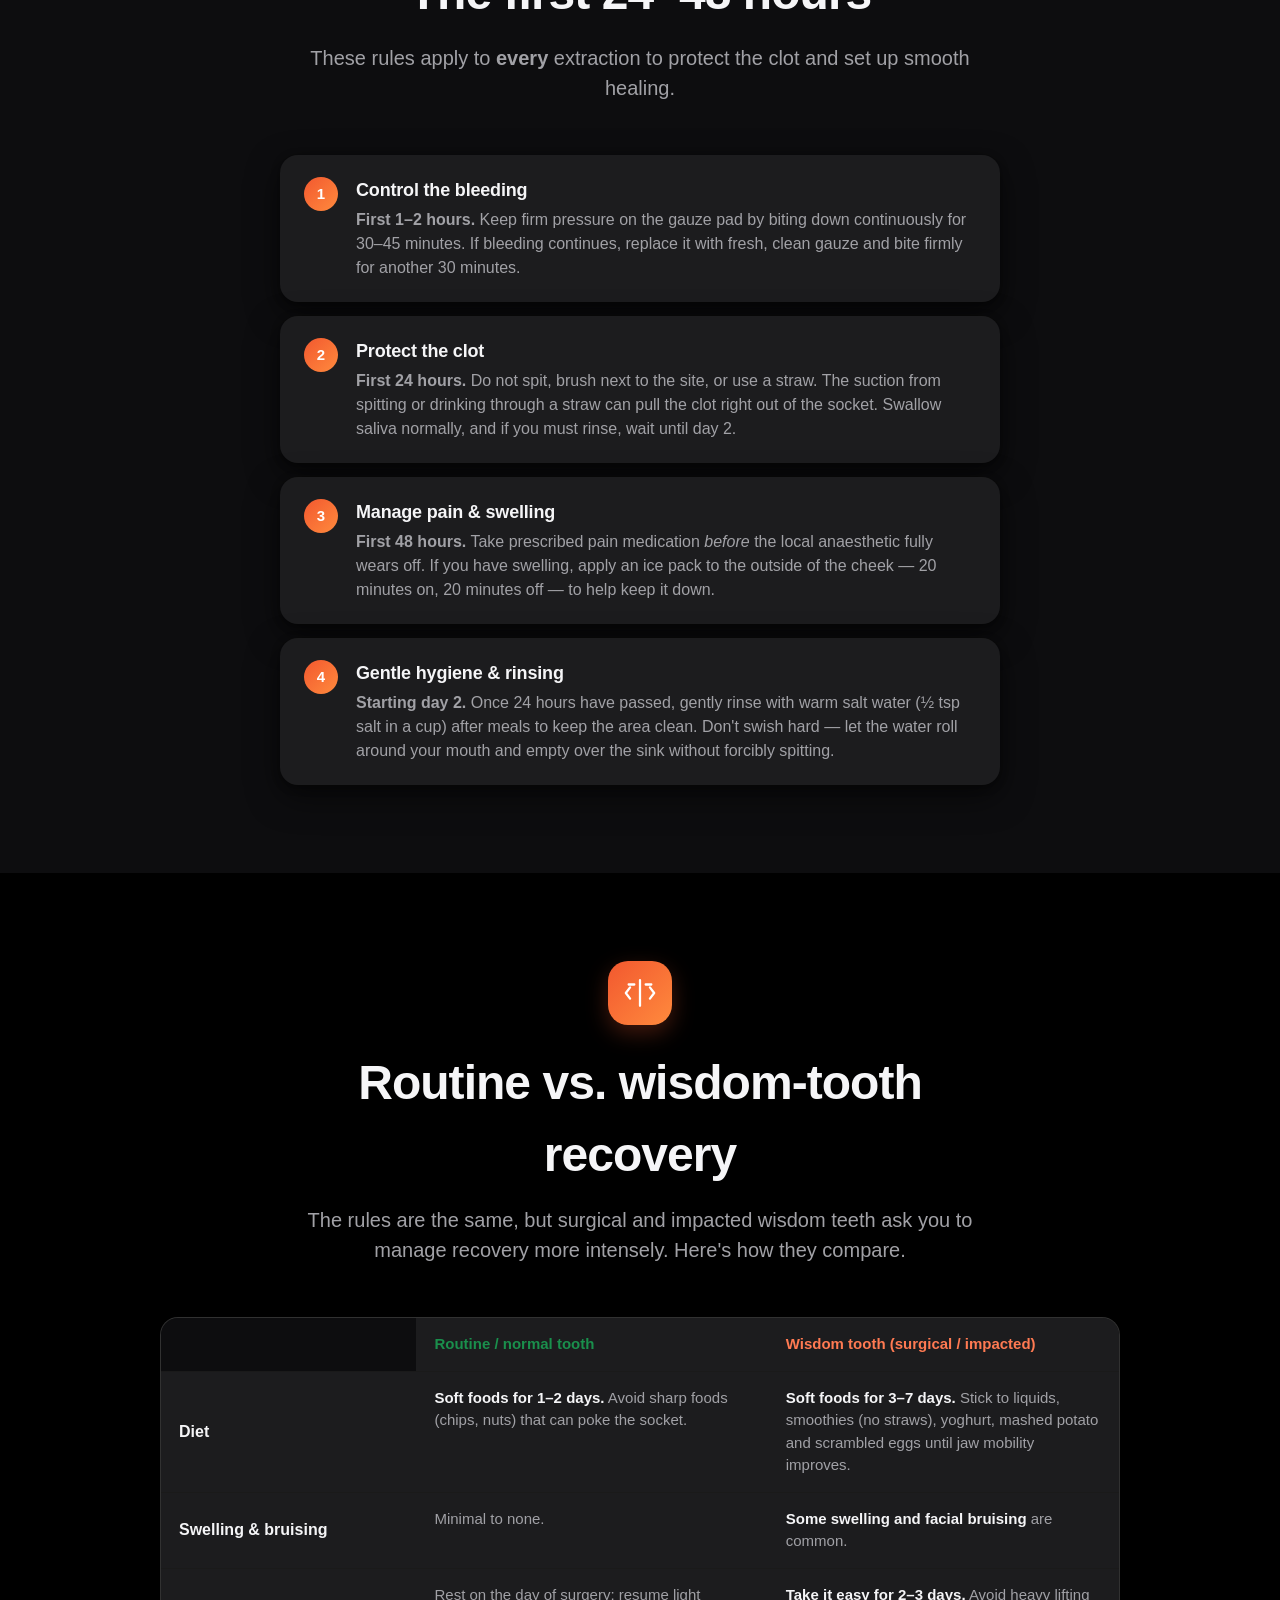
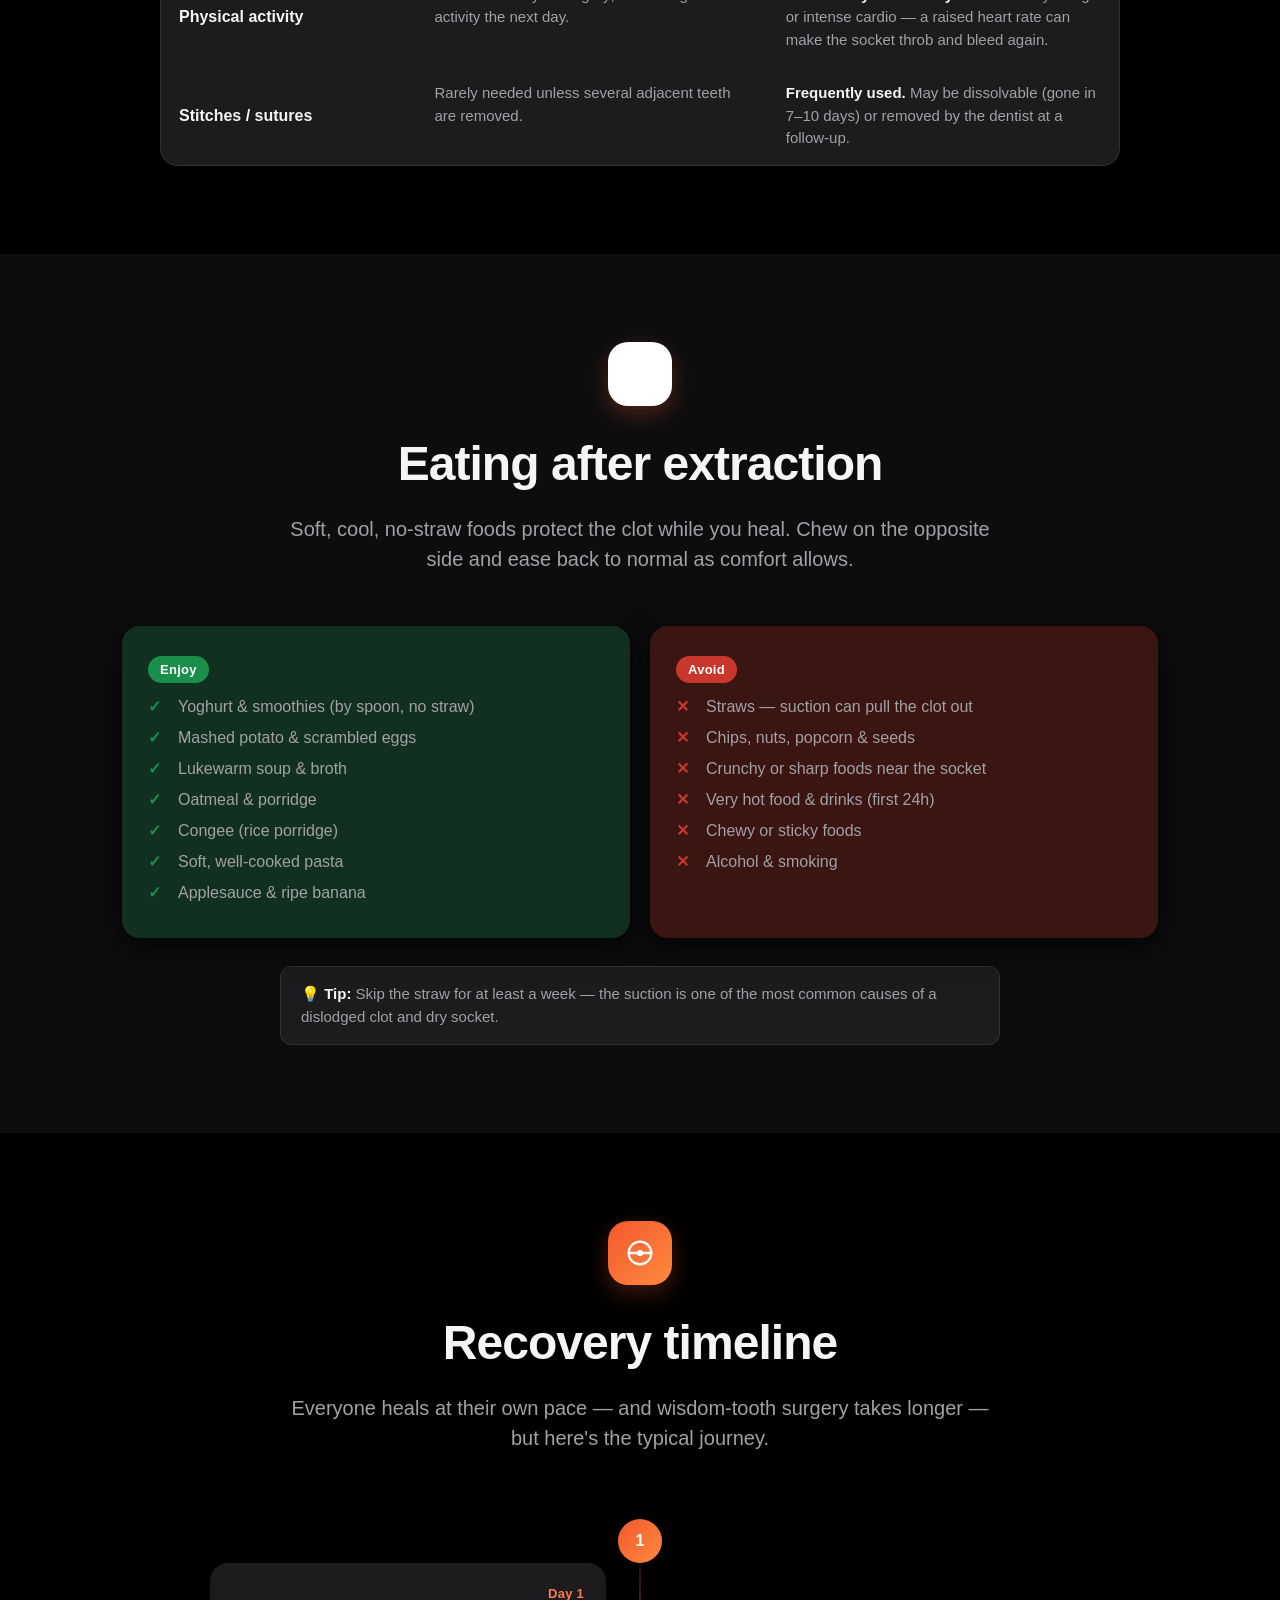
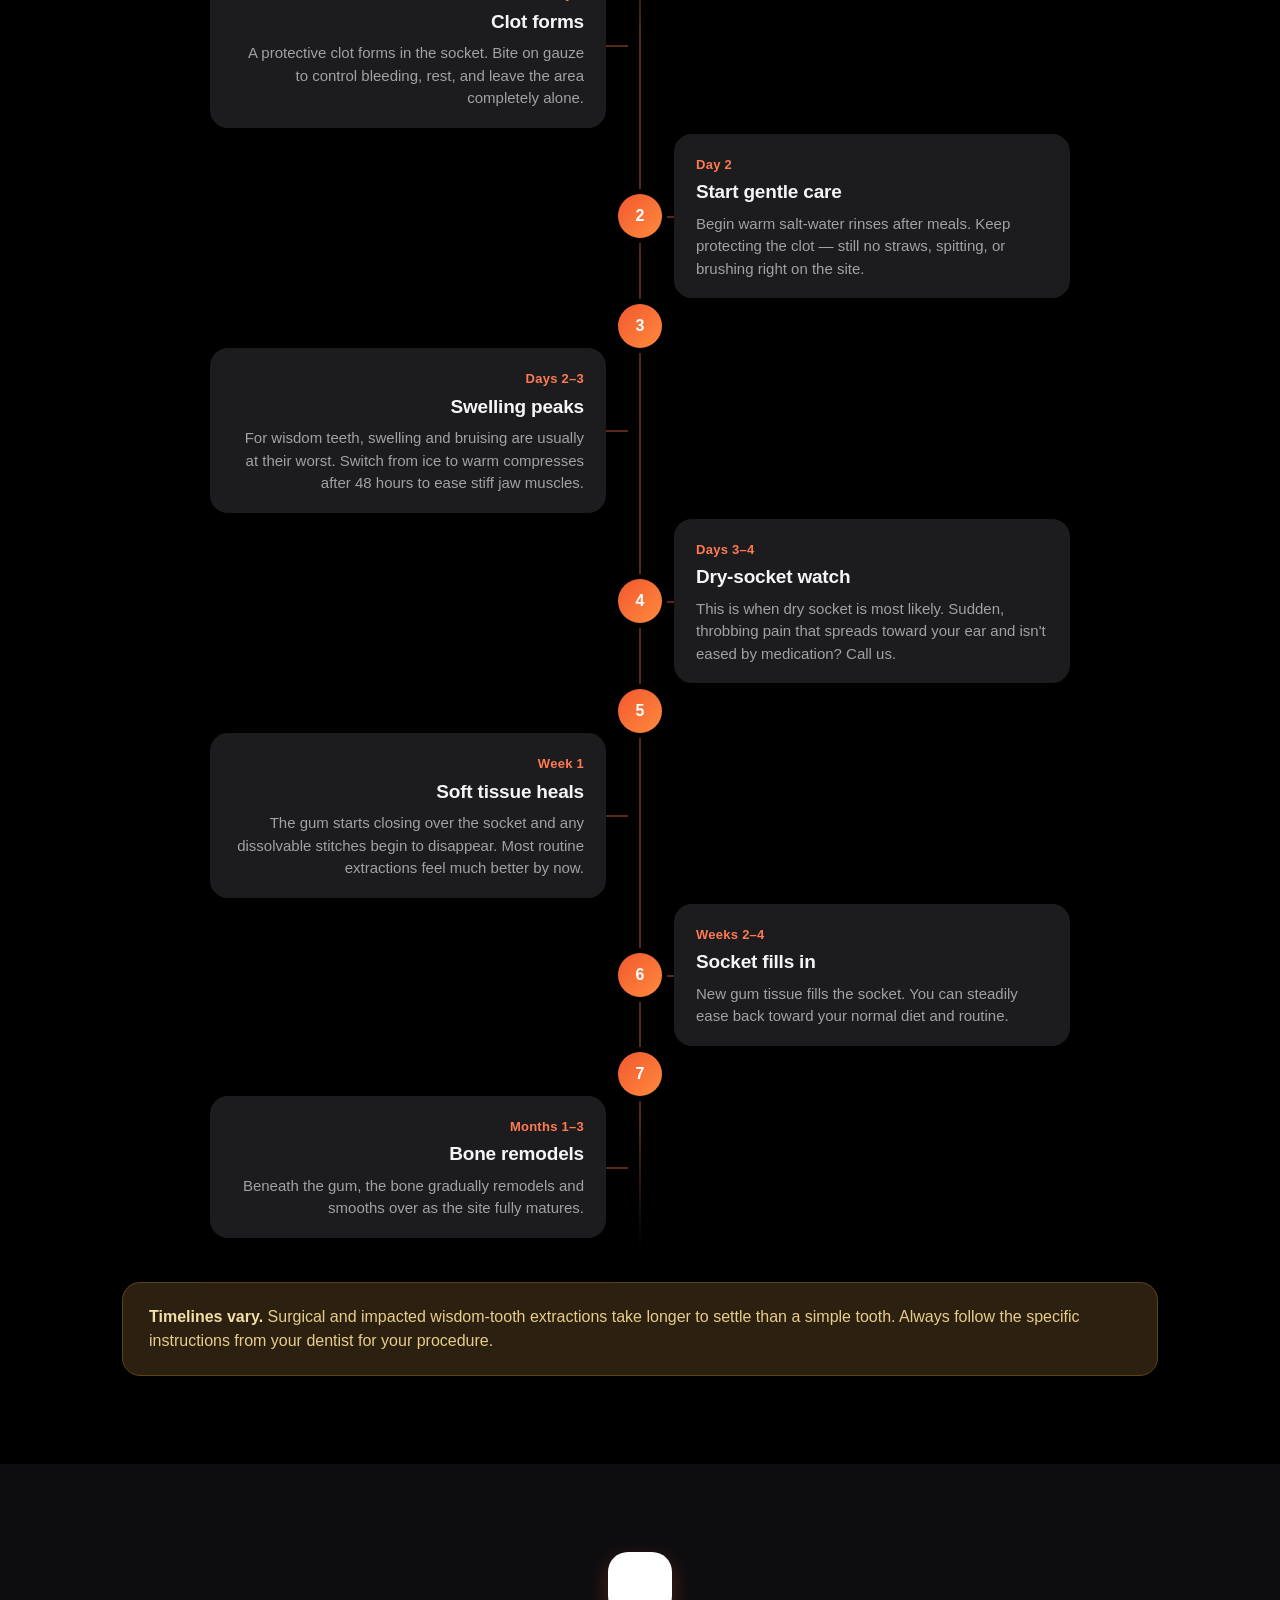
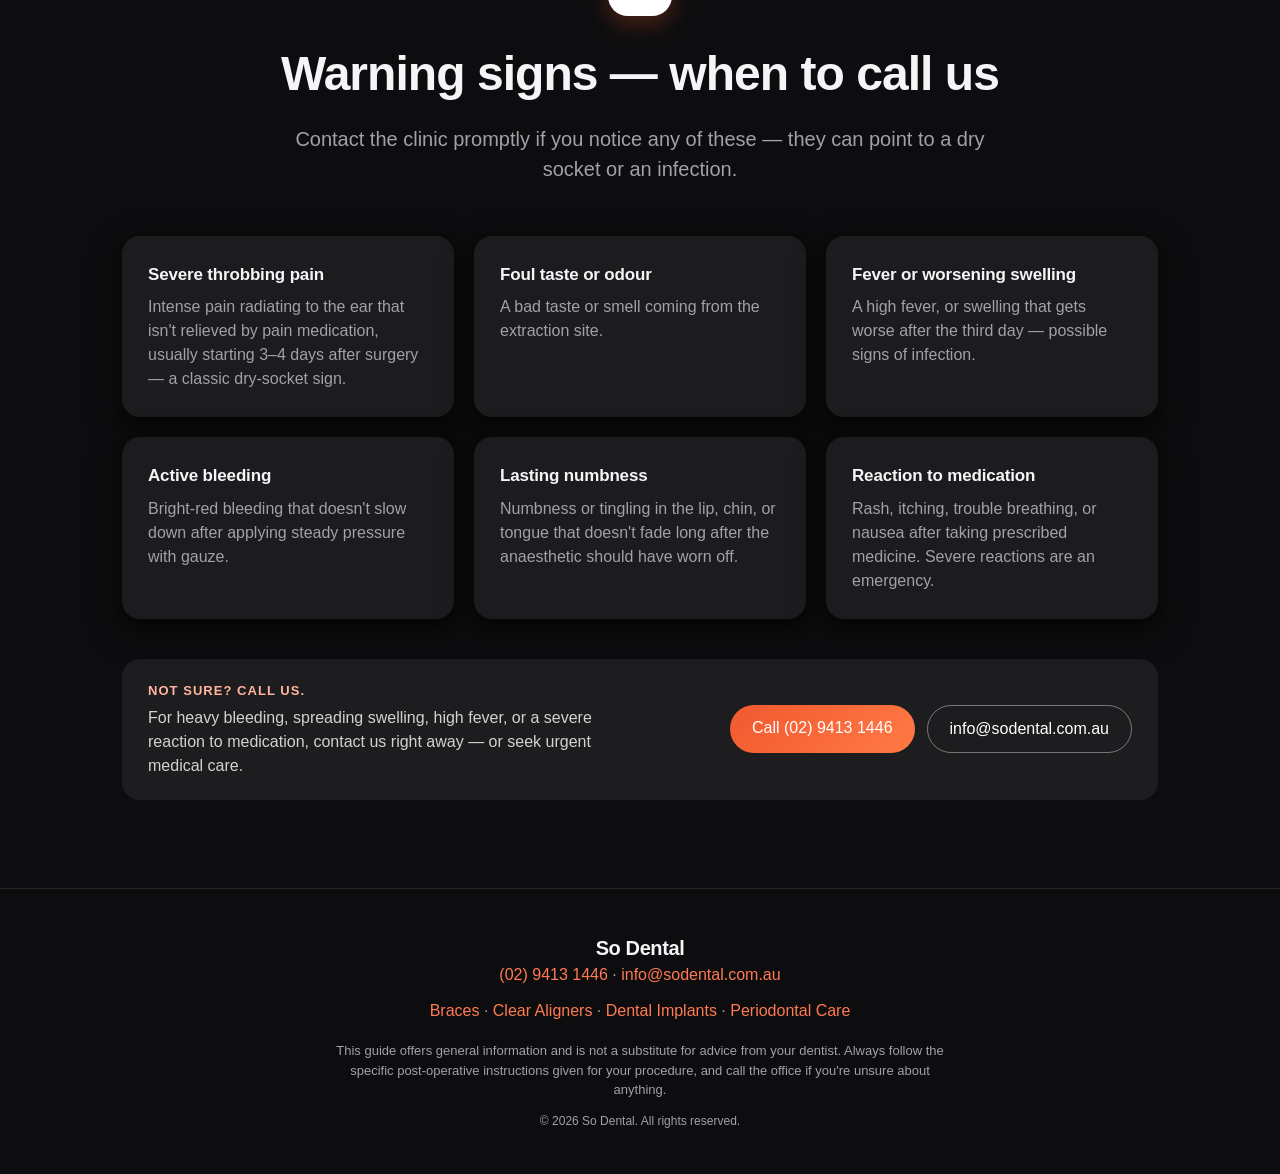
<file: extraction.html>
<!doctype html>
<html lang="en">
<head>
  <meta charset="utf-8" />
  <meta name="viewport" content="width=device-width, initial-scale=1" />
  <meta name="description" content="So Dental tooth extraction aftercare — protect the blood clot, avoid dry socket, first 24–48 hour instructions, routine vs wisdom-tooth recovery, what to eat, a healing timeline, and warning signs." />
  <title>So Dental — Tooth Extraction Aftercare</title>
  <link rel="stylesheet" href="styles.css?v=2" />
  <link rel="stylesheet" href="extraction.css?v=2" />
</head>
<body>

  <!-- ===================== HERO ===================== -->
  <section class="hero">
    <div class="lang-toggle" role="group" aria-label="Language">
      <a class="is-active" href="extraction.html" aria-current="true">EN</a>
      <a href="extraction-zh.html" lang="zh-Hant">中文</a>
    </div>
    <div class="hero__content reveal">
      <p class="hero__eyebrow">So Dental · Extraction Recovery</p>
      <h1 class="hero__title">Protect the clot,<br />heal with ease.</h1>
      <p class="hero__subtitle">Clear, simple aftercare for tooth and wisdom-tooth extractions — everything you need to avoid dry socket and recover comfortably.</p>
      <div class="hero__actions">
        <a class="btn btn--primary" href="#firstday">First 48 hours</a>
        <a class="btn btn--ghost" href="#timeline">Recovery timeline</a>
      </div>
    </div>
  </section>

  <!-- ===================== IT ALL COMES DOWN TO THE CLOT ===================== -->
  <section class="section" id="clot">
    <div class="container">
      <div class="section__head reveal">
        <div class="badge" aria-hidden="true">
          <!-- shield icon -->
          <svg viewBox="0 0 24 24" fill="none" stroke="currentColor" stroke-width="1.6" stroke-linecap="round" stroke-linejoin="round"><path d="M12 3 5 6v5c0 4.2 2.9 7.6 7 8.7 4.1-1.1 7-4.5 7-8.7V6l-7-3Z"/><path d="m9 12 2 2 4-4"/></svg>
        </div>
        <h2>It all comes down to the clot</h2>
        <p class="section__lead">After any extraction, a blood clot forms in the socket — nature's bandage over the exposed bone and nerves. Protecting it is the single most important thing you can do.</p>
      </div>

      <div class="grid grid--2 reveal">
        <div class="card">
          <h3>Why the clot matters</h3>
          <p>The clot shields the bone and nerve endings while new tissue heals underneath. Nearly every aftercare rule below exists for one reason: to keep that clot safely in place.</p>
        </div>
        <div class="card">
          <h3>What is dry socket?</h3>
          <p>If the clot is dislodged too early, the bone and nerves are left exposed — a highly painful condition called <strong>dry socket</strong>. Careful aftercare in the first few days is what prevents it.</p>
        </div>
      </div>

      <div class="callout callout--warn reveal">
        <strong>Wisdom teeth ask for more patience.</strong> They often involve surgical bone removal or stitches, so recovery is stretched out and swelling is more intense. The same rules apply — just for longer.
      </div>
    </div>
  </section>

  <!-- ===================== FIRST 24–48 HOURS ===================== -->
  <section class="section section--alt" id="firstday">
    <div class="container">
      <div class="section__head reveal">
        <div class="badge" aria-hidden="true">
          <!-- clock icon -->
          <svg viewBox="0 0 24 24" fill="none" stroke="currentColor" stroke-width="1.6" stroke-linecap="round" stroke-linejoin="round"><circle cx="12" cy="12" r="9"/><path d="M12 7v5l3 2"/></svg>
        </div>
        <h2>The first 24–48 hours</h2>
        <p class="section__lead">These rules apply to <strong>every</strong> extraction to protect the clot and set up smooth healing.</p>
      </div>

      <ol class="steps reveal">
        <li>
          <span class="steps__num">1</span>
          <div>
            <h3>Control the bleeding</h3>
            <p><strong>First 1–2 hours.</strong> Keep firm pressure on the gauze pad by biting down continuously for 30–45 minutes. If bleeding continues, replace it with fresh, clean gauze and bite firmly for another 30 minutes.</p>
          </div>
        </li>
        <li>
          <span class="steps__num">2</span>
          <div>
            <h3>Protect the clot</h3>
            <p><strong>First 24 hours.</strong> Do not spit, brush next to the site, or use a straw. The suction from spitting or drinking through a straw can pull the clot right out of the socket. Swallow saliva normally, and if you must rinse, wait until day 2.</p>
          </div>
        </li>
        <li>
          <span class="steps__num">3</span>
          <div>
            <h3>Manage pain &amp; swelling</h3>
            <p><strong>First 48 hours.</strong> Take prescribed pain medication <em>before</em> the local anaesthetic fully wears off. If you have swelling, apply an ice pack to the outside of the cheek — 20 minutes on, 20 minutes off — to help keep it down.</p>
          </div>
        </li>
        <li>
          <span class="steps__num">4</span>
          <div>
            <h3>Gentle hygiene &amp; rinsing</h3>
            <p><strong>Starting day 2.</strong> Once 24 hours have passed, gently rinse with warm salt water (½ tsp salt in a cup) after meals to keep the area clean. Don't swish hard — let the water roll around your mouth and empty over the sink without forcibly spitting.</p>
          </div>
        </li>
      </ol>
    </div>
  </section>

  <!-- ===================== ROUTINE VS WISDOM ===================== -->
  <section class="section" id="compare">
    <div class="container">
      <div class="section__head reveal">
        <div class="badge" aria-hidden="true">
          <!-- compare icon -->
          <svg viewBox="0 0 24 24" fill="none" stroke="currentColor" stroke-width="1.6" stroke-linecap="round" stroke-linejoin="round"><path d="M12 3v18M5 8l-3 4 3 4M19 8l3 4-3 4M8 6H4M20 6h-4"/></svg>
        </div>
        <h2>Routine vs. wisdom-tooth recovery</h2>
        <p class="section__lead">The rules are the same, but surgical and impacted wisdom teeth ask you to manage recovery more intensely. Here's how they compare.</p>
      </div>

      <div class="compare reveal">
        <div class="compare__head">
          <div></div>
          <div class="compare__th compare__th--routine">Routine / normal tooth</div>
          <div class="compare__th compare__th--wisdom">Wisdom tooth (surgical / impacted)</div>
        </div>
        <div class="compare__row">
          <div class="compare__cat">Diet</div>
          <div class="compare__cell compare__cell--routine"><strong>Soft foods for 1–2 days.</strong> Avoid sharp foods (chips, nuts) that can poke the socket.</div>
          <div class="compare__cell compare__cell--wisdom"><strong>Soft foods for 3–7 days.</strong> Stick to liquids, smoothies (no straws), yoghurt, mashed potato and scrambled eggs until jaw mobility improves.</div>
        </div>
        <div class="compare__row">
          <div class="compare__cat">Swelling &amp; bruising</div>
          <div class="compare__cell compare__cell--routine">Minimal to none.</div>
          <div class="compare__cell compare__cell--wisdom"><strong>Some swelling and facial bruising</strong> are common.</div>
        </div>
        <div class="compare__row">
          <div class="compare__cat">Physical activity</div>
          <div class="compare__cell compare__cell--routine">Rest on the day of surgery; resume light activity the next day.</div>
          <div class="compare__cell compare__cell--wisdom"><strong>Take it easy for 2–3 days.</strong> Avoid heavy lifting or intense cardio — a raised heart rate can make the socket throb and bleed again.</div>
        </div>
        <div class="compare__row">
          <div class="compare__cat">Stitches / sutures</div>
          <div class="compare__cell compare__cell--routine">Rarely needed unless several adjacent teeth are removed.</div>
          <div class="compare__cell compare__cell--wisdom"><strong>Frequently used.</strong> May be dissolvable (gone in 7–10 days) or removed by the dentist at a follow-up.</div>
        </div>
      </div>
    </div>
  </section>

  <!-- ===================== EATING ===================== -->
  <section class="section section--alt" id="eating">
    <div class="container">
      <div class="section__head reveal">
        <div class="badge" aria-hidden="true">
          <svg viewBox="0 0 24 24" fill="none" stroke="currentColor" stroke-width="1.6" stroke-linecap="round" stroke-linejoin="round"><path d="M5 3v7a2 2 0 0 0 2 2h0a2 2 0 0 0 2-2V3M7 12v9M17 3c-1.7 0-3 2-3 5s1.3 4 3 4v9"/></svg>
        </div>
        <h2>Eating after extraction</h2>
        <p class="section__lead">Soft, cool, no-straw foods protect the clot while you heal. Chew on the opposite side and ease back to normal as comfort allows.</p>
      </div>

      <div class="grid grid--2 reveal">
        <div class="card card--good">
          <h3><span class="pill pill--good">Enjoy</span></h3>
          <ul class="list list--check">
            <li>Yoghurt &amp; smoothies (by spoon, no straw)</li>
            <li>Mashed potato &amp; scrambled eggs</li>
            <li>Lukewarm soup &amp; broth</li>
            <li>Oatmeal &amp; porridge</li>
            <li>Congee (rice porridge)</li>
            <li>Soft, well-cooked pasta</li>
            <li>Applesauce &amp; ripe banana</li>
          </ul>
        </div>
        <div class="card card--bad">
          <h3><span class="pill pill--bad">Avoid</span></h3>
          <ul class="list list--cross">
            <li>Straws — suction can pull the clot out</li>
            <li>Chips, nuts, popcorn &amp; seeds</li>
            <li>Crunchy or sharp foods near the socket</li>
            <li>Very hot food &amp; drinks (first 24h)</li>
            <li>Chewy or sticky foods</li>
            <li>Alcohol &amp; smoking</li>
          </ul>
        </div>
      </div>

      <p class="tip reveal">💡 <strong>Tip:</strong> Skip the straw for at least a week — the suction is one of the most common causes of a dislodged clot and dry socket.</p>
    </div>
  </section>

  <!-- ===================== RECOVERY TIMELINE ===================== -->
  <section class="section" id="timeline">
    <div class="container">
      <div class="section__head reveal">
        <div class="badge" aria-hidden="true">
          <svg viewBox="0 0 24 24" fill="none" stroke="currentColor" stroke-width="1.6" stroke-linecap="round" stroke-linejoin="round"><path d="M4 12h16M4 12a8 8 0 0 1 16 0M4 12a8 8 0 0 0 16 0"/><circle cx="12" cy="12" r="1.4"/></svg>
        </div>
        <h2>Recovery timeline</h2>
        <p class="section__lead">Everyone heals at their own pace — and wisdom-tooth surgery takes longer — but here's the typical journey.</p>
      </div>

      <ol class="timeline">
        <li class="timeline__item reveal">
          <div class="timeline__marker">1</div>
          <div class="timeline__card">
            <span class="timeline__when">Day 1</span>
            <h3>Clot forms</h3>
            <p>A protective clot forms in the socket. Bite on gauze to control bleeding, rest, and leave the area completely alone.</p>
          </div>
        </li>
        <li class="timeline__item reveal">
          <div class="timeline__marker">2</div>
          <div class="timeline__card">
            <span class="timeline__when">Day 2</span>
            <h3>Start gentle care</h3>
            <p>Begin warm salt-water rinses after meals. Keep protecting the clot — still no straws, spitting, or brushing right on the site.</p>
          </div>
        </li>
        <li class="timeline__item reveal">
          <div class="timeline__marker">3</div>
          <div class="timeline__card">
            <span class="timeline__when">Days 2–3</span>
            <h3>Swelling peaks</h3>
            <p>For wisdom teeth, swelling and bruising are usually at their worst. Switch from ice to warm compresses after 48 hours to ease stiff jaw muscles.</p>
          </div>
        </li>
        <li class="timeline__item reveal">
          <div class="timeline__marker">4</div>
          <div class="timeline__card">
            <span class="timeline__when">Days 3–4</span>
            <h3>Dry-socket watch</h3>
            <p>This is when dry socket is most likely. Sudden, throbbing pain that spreads toward your ear and isn't eased by medication? Call us.</p>
          </div>
        </li>
        <li class="timeline__item reveal">
          <div class="timeline__marker">5</div>
          <div class="timeline__card">
            <span class="timeline__when">Week 1</span>
            <h3>Soft tissue heals</h3>
            <p>The gum starts closing over the socket and any dissolvable stitches begin to disappear. Most routine extractions feel much better by now.</p>
          </div>
        </li>
        <li class="timeline__item reveal">
          <div class="timeline__marker">6</div>
          <div class="timeline__card">
            <span class="timeline__when">Weeks 2–4</span>
            <h3>Socket fills in</h3>
            <p>New gum tissue fills the socket. You can steadily ease back toward your normal diet and routine.</p>
          </div>
        </li>
        <li class="timeline__item reveal">
          <div class="timeline__marker">7</div>
          <div class="timeline__card">
            <span class="timeline__when">Months 1–3</span>
            <h3>Bone remodels</h3>
            <p>Beneath the gum, the bone gradually remodels and smooths over as the site fully matures.</p>
          </div>
        </li>
      </ol>

      <div class="callout callout--warn reveal">
        <strong>Timelines vary.</strong> Surgical and impacted wisdom-tooth extractions take longer to settle than a simple tooth. Always follow the specific instructions from your dentist for your procedure.
      </div>
    </div>
  </section>

  <!-- ===================== WARNING SIGNS ===================== -->
  <section class="section section--alt" id="warning">
    <div class="container">
      <div class="section__head reveal">
        <div class="badge" aria-hidden="true">
          <svg viewBox="0 0 24 24" fill="none" stroke="currentColor" stroke-width="1.6" stroke-linecap="round" stroke-linejoin="round"><path d="M12 3 2.5 20h19L12 3Z"/><path d="M12 10v4M12 17h.01"/></svg>
        </div>
        <h2>Warning signs — when to call us</h2>
        <p class="section__lead">Contact the clinic promptly if you notice any of these — they can point to a dry socket or an infection.</p>
      </div>

      <div class="grid grid--3 reveal">
        <div class="card">
          <h4>Severe throbbing pain</h4>
          <p>Intense pain radiating to the ear that isn't relieved by pain medication, usually starting 3–4 days after surgery — a classic dry-socket sign.</p>
        </div>
        <div class="card">
          <h4>Foul taste or odour</h4>
          <p>A bad taste or smell coming from the extraction site.</p>
        </div>
        <div class="card">
          <h4>Fever or worsening swelling</h4>
          <p>A high fever, or swelling that gets worse after the third day — possible signs of infection.</p>
        </div>
        <div class="card">
          <h4>Active bleeding</h4>
          <p>Bright-red bleeding that doesn't slow down after applying steady pressure with gauze.</p>
        </div>
        <div class="card">
          <h4>Lasting numbness</h4>
          <p>Numbness or tingling in the lip, chin, or tongue that doesn't fade long after the anaesthetic should have worn off.</p>
        </div>
        <div class="card">
          <h4>Reaction to medication</h4>
          <p>Rash, itching, trouble breathing, or nausea after taking prescribed medicine. Severe reactions are an emergency.</p>
        </div>
      </div>

      <div class="callout callout--emergency reveal" id="emergency-contact">
        <div>
          <p class="callout__label">Not sure? Call us.</p>
          <p class="callout__text">For heavy bleeding, spreading swelling, high fever, or a severe reaction to medication, contact us right away — or seek urgent medical care.</p>
        </div>
        <div class="callout__contact">
          <!-- REPLACE: emergency phone & email -->
          <a class="btn btn--primary" href="tel:+61294131446">Call (02) 9413 1446</a>
          <a class="btn btn--ghost" href="mailto:info@sodental.com.au">info@sodental.com.au</a>
        </div>
      </div>
    </div>
  </section>

  <!-- ===================== FOOTER ===================== -->
  <footer class="footer">
    <div class="container footer__inner">
      <div>
        <p class="footer__brand">So Dental</p>
        <p class="footer__contact">
          <!-- REPLACE: office phone & email -->
          <a href="tel:+61294131446">(02) 9413 1446</a> · <a href="mailto:info@sodental.com.au">info@sodental.com.au</a>
        </p>
      </div>
      <p class="footer__contact"><a href="index.html">Braces</a> · <a href="aligners.html">Clear Aligners</a> · <a href="implants.html">Dental Implants</a> · <a href="perio.html">Periodontal Care</a></p>
      <p class="footer__note">This guide offers general information and is not a substitute for advice from your dentist. Always follow the specific post-operative instructions given for your procedure, and call the office if you're unsure about anything.</p>
      <p class="footer__copy">© <span id="year"></span> So Dental. All rights reserved.</p>
    </div>
  </footer>

  <script src="app.js?v=2"></script>
</body>
</html>
</file>
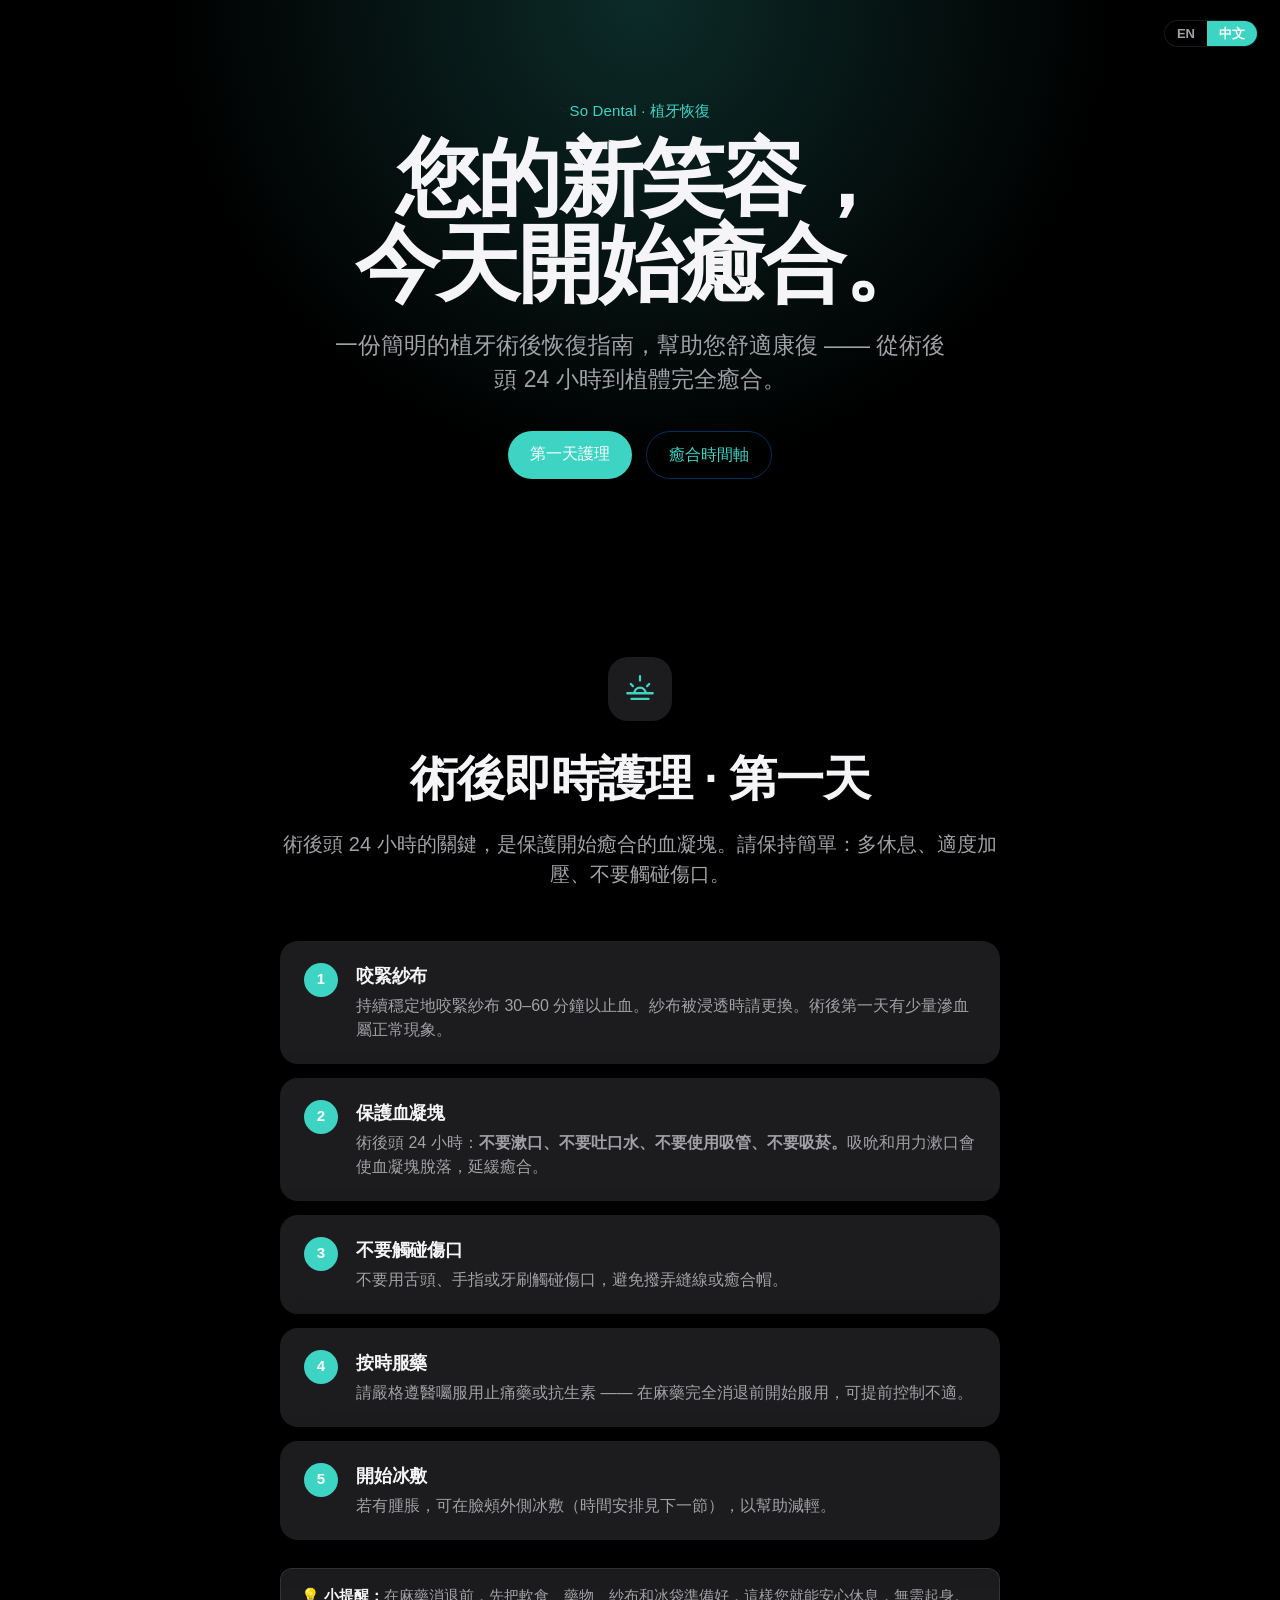
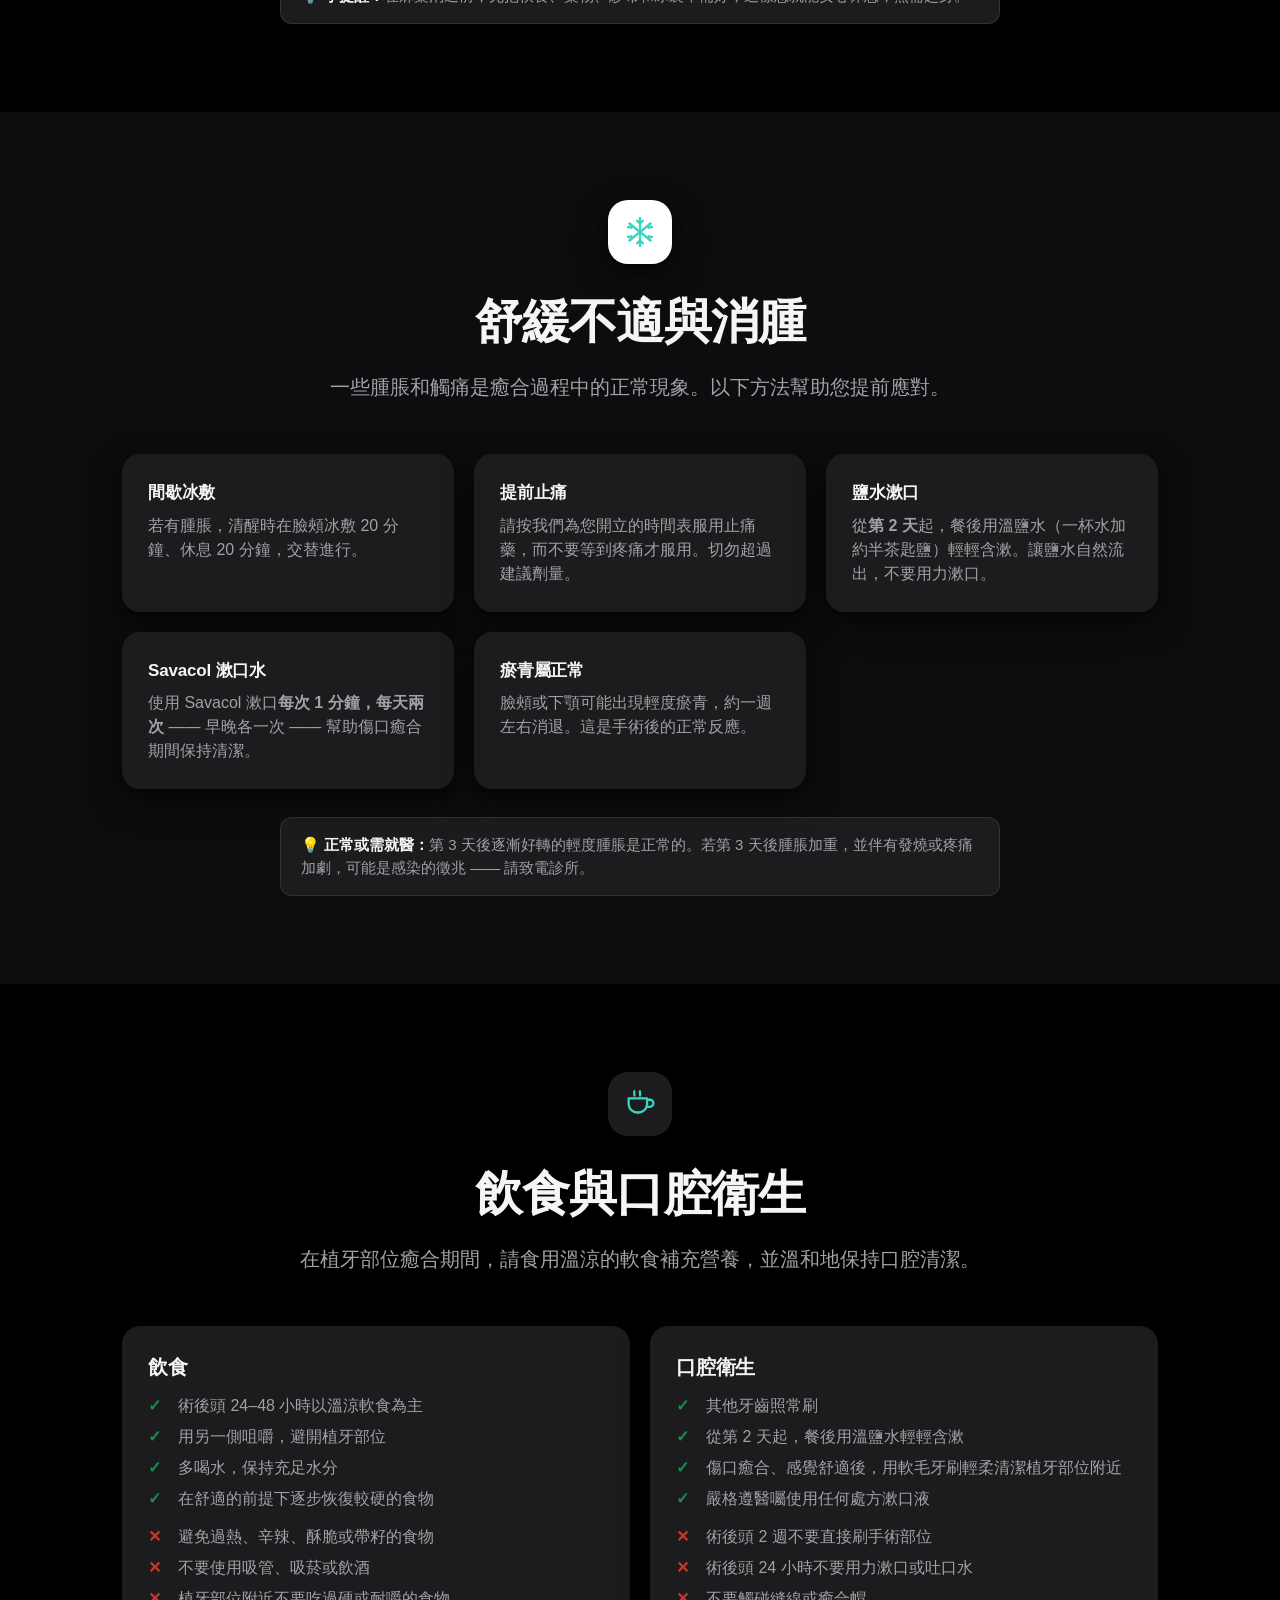
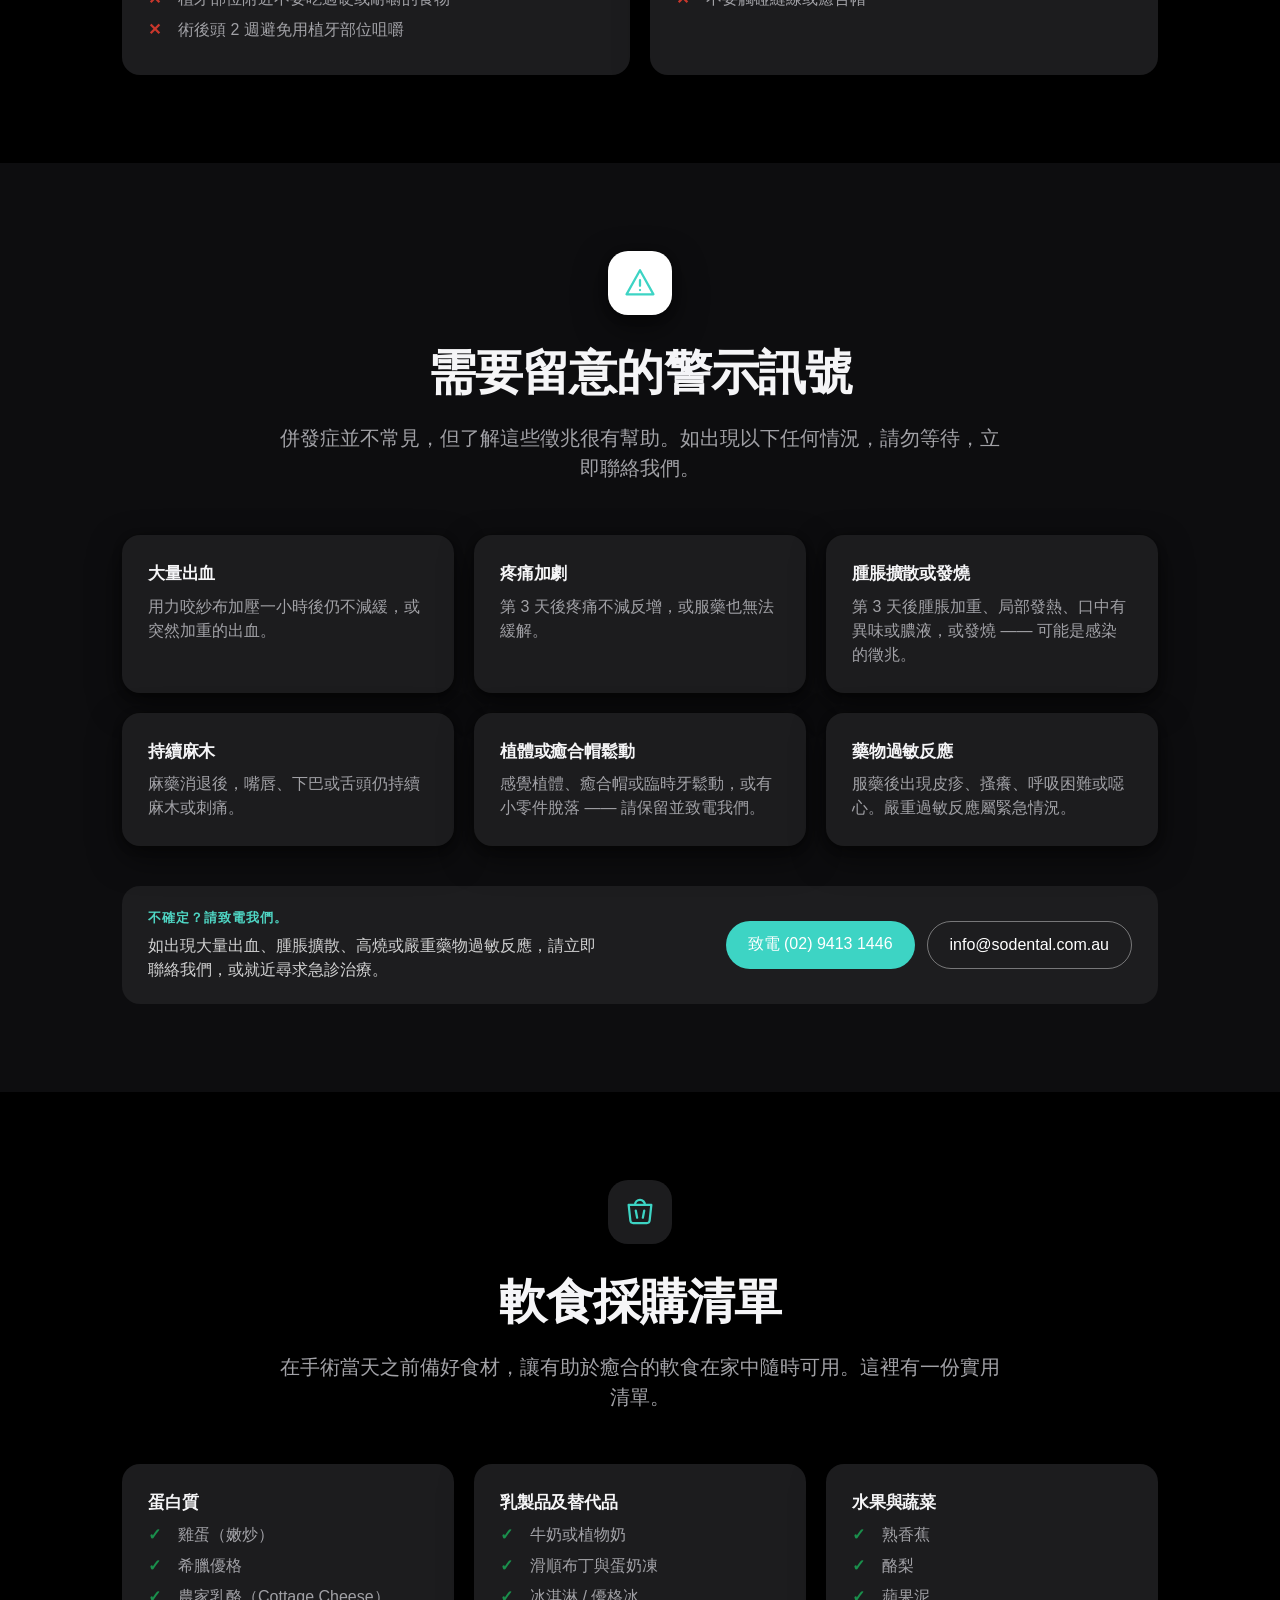
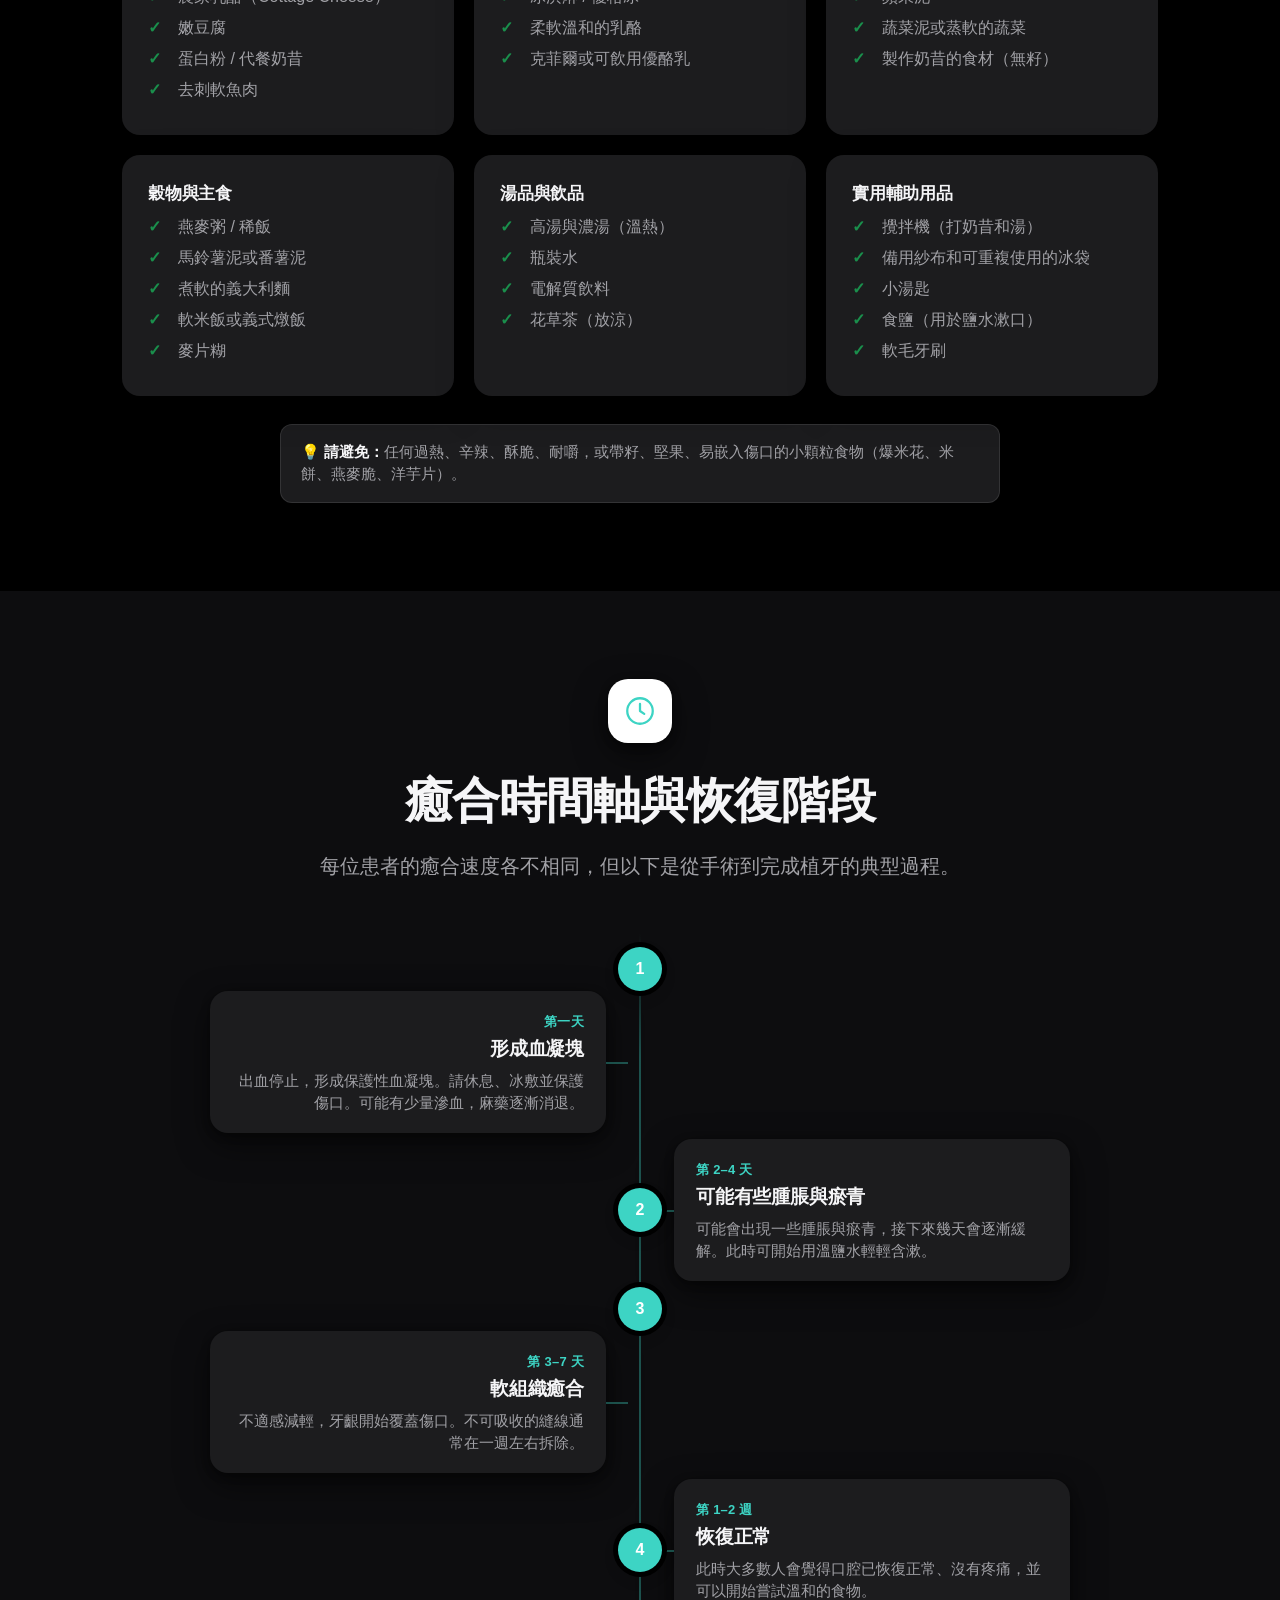
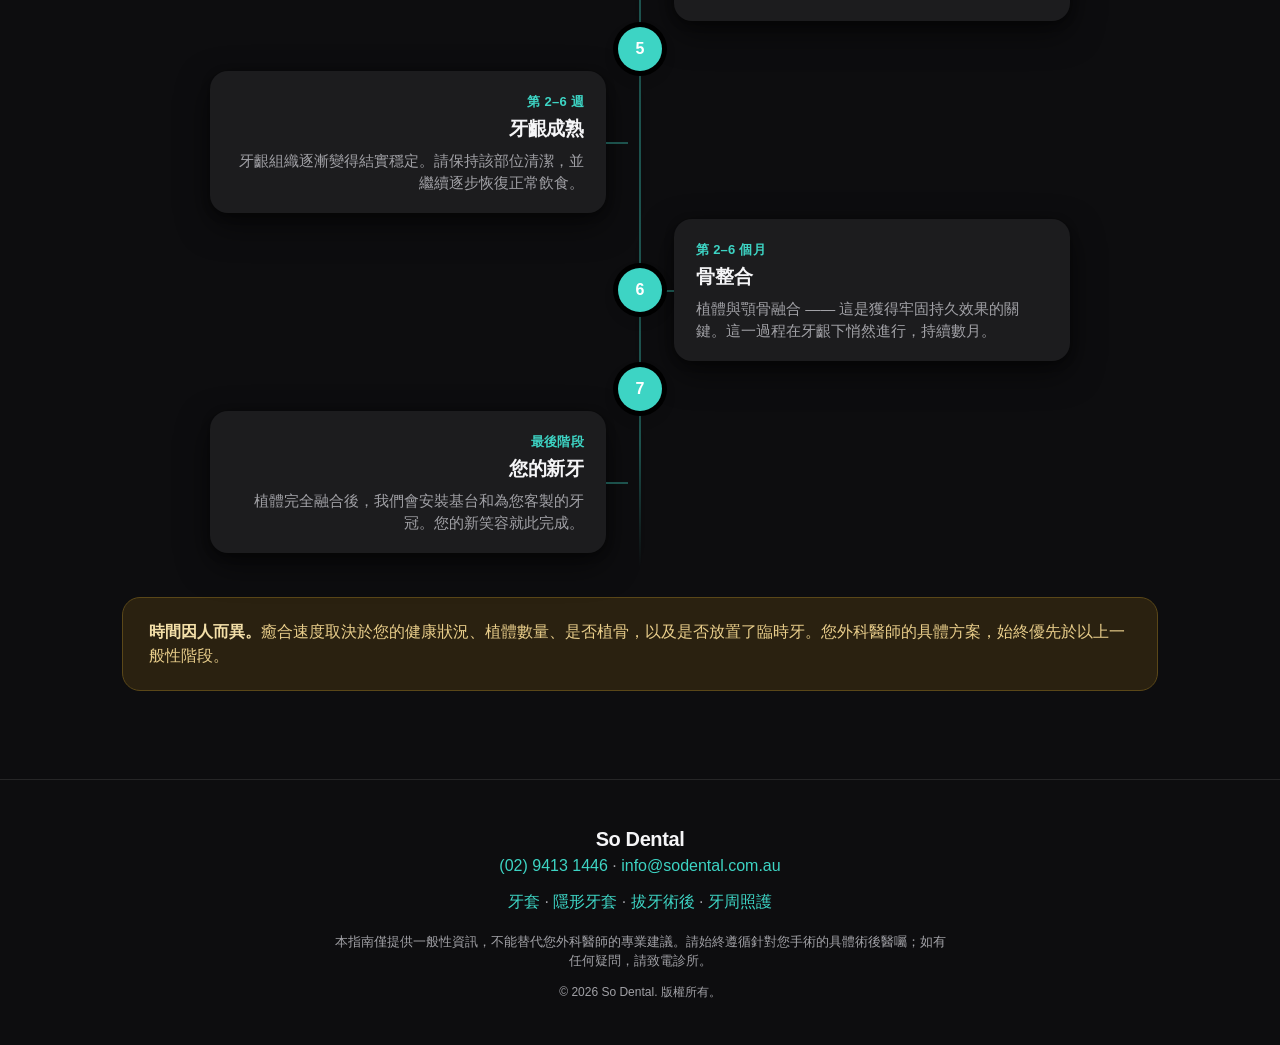
<file: implants-zh.html>
<!doctype html>
<html lang="zh-Hant">
<head>
  <meta charset="utf-8" />
  <meta name="viewport" content="width=device-width, initial-scale=1" />
  <meta name="description" content="So Dental 植牙術後護理指南 —— 術後第一天護理、舒緩不適與消腫、飲食與口腔衛生、警示訊號、軟食採購清單，以及癒合時間軸。" />
  <title>So Dental — 植牙術後護理</title>
  <link rel="stylesheet" href="styles.css?v=2" />
  <link rel="stylesheet" href="implants.css?v=2" />
</head>
<body>

  <!-- ===================== HERO ===================== -->
  <section class="hero">
    <div class="lang-toggle" role="group" aria-label="語言">
      <a href="implants.html" lang="en">EN</a>
      <a class="is-active" href="implants-zh.html" aria-current="true">中文</a>
    </div>
    <div class="hero__content reveal">
      <p class="hero__eyebrow">So Dental · 植牙恢復</p>
      <h1 class="hero__title">您的新笑容，<br />今天開始癒合。</h1>
      <p class="hero__subtitle">一份簡明的植牙術後恢復指南，幫助您舒適康復 —— 從術後頭 24 小時到植體完全癒合。</p>
      <div class="hero__actions">
        <a class="btn btn--primary" href="#day1">第一天護理</a>
        <a class="btn btn--ghost" href="#timeline">癒合時間軸</a>
      </div>
    </div>
  </section>

  <!-- ===================== 術後即時護理（第一天） ===================== -->
  <section class="section" id="day1">
    <div class="container">
      <div class="section__head reveal">
        <div class="badge" aria-hidden="true">
          <svg viewBox="0 0 24 24" fill="none" stroke="currentColor" stroke-width="1.6" stroke-linecap="round" stroke-linejoin="round"><path d="M12 3v3M5.5 8.5 7 10M18.5 8.5 17 10M3 15h18M8 15a4 4 0 0 1 8 0M6 19h12"/></svg>
        </div>
        <h2>術後即時護理 · 第一天</h2>
        <p class="section__lead">術後頭 24 小時的關鍵，是保護開始癒合的血凝塊。請保持簡單：多休息、適度加壓、不要觸碰傷口。</p>
      </div>

      <ol class="steps reveal">
        <li>
          <span class="steps__num">1</span>
          <div>
            <h3>咬緊紗布</h3>
            <p>持續穩定地咬緊紗布 30–60 分鐘以止血。紗布被浸透時請更換。術後第一天有少量滲血屬正常現象。</p>
          </div>
        </li>
        <li>
          <span class="steps__num">2</span>
          <div>
            <h3>保護血凝塊</h3>
            <p>術後頭 24 小時：<strong>不要漱口、不要吐口水、不要使用吸管、不要吸菸。</strong>吸吮和用力漱口會使血凝塊脫落，延緩癒合。</p>
          </div>
        </li>
        <li>
          <span class="steps__num">3</span>
          <div>
            <h3>不要觸碰傷口</h3>
            <p>不要用舌頭、手指或牙刷觸碰傷口，避免撥弄縫線或癒合帽。</p>
          </div>
        </li>
        <li>
          <span class="steps__num">4</span>
          <div>
            <h3>按時服藥</h3>
            <p>請嚴格遵醫囑服用止痛藥或抗生素 —— 在麻藥完全消退前開始服用，可提前控制不適。</p>
          </div>
        </li>
        <li>
          <span class="steps__num">5</span>
          <div>
            <h3>開始冰敷</h3>
            <p>若有腫脹，可在臉頰外側冰敷（時間安排見下一節），以幫助減輕。</p>
          </div>
        </li>
      </ol>

      <p class="tip reveal">💡 <strong>小提醒：</strong>在麻藥消退前，先把軟食、藥物、紗布和冰袋準備好，這樣您就能安心休息，無需起身。</p>
    </div>
  </section>

  <!-- ===================== 舒緩不適與消腫 ===================== -->
  <section class="section section--alt" id="comfort">
    <div class="container">
      <div class="section__head reveal">
        <div class="badge" aria-hidden="true">
          <svg viewBox="0 0 24 24" fill="none" stroke="currentColor" stroke-width="1.6" stroke-linecap="round" stroke-linejoin="round"><path d="M12 2v20M4.5 6l15 12M19.5 6l-15 12"/><path d="M12 6l2-2M12 6l-2-2M12 18l2 2M12 18l-2 2M6 9 3.5 8.4M6 9l-.6-2.5M18 15l2.5.6M18 15l.6 2.5M18 9l2.5-.6M18 9l.6-2.5M6 15l-2.5.6M6 15l-.6 2.5"/></svg>
        </div>
        <h2>舒緩不適與消腫</h2>
        <p class="section__lead">一些腫脹和觸痛是癒合過程中的正常現象。以下方法幫助您提前應對。</p>
      </div>

      <div class="grid grid--3 reveal">
        <div class="card">
          <h4>間歇冰敷</h4>
          <p>若有腫脹，清醒時在臉頰冰敷 20 分鐘、休息 20 分鐘，交替進行。</p>
        </div>
        <div class="card">
          <h4>提前止痛</h4>
          <p>請按我們為您開立的時間表服用止痛藥，而不要等到疼痛才服用。切勿超過建議劑量。</p>
        </div>
        <div class="card">
          <h4>鹽水漱口</h4>
          <p>從<strong>第 2 天</strong>起，餐後用溫鹽水（一杯水加約半茶匙鹽）輕輕含漱。讓鹽水自然流出，不要用力漱口。</p>
        </div>
        <div class="card">
          <h4>Savacol 漱口水</h4>
          <p>使用 Savacol 漱口<strong>每次 1 分鐘，每天兩次</strong> —— 早晚各一次 —— 幫助傷口癒合期間保持清潔。</p>
        </div>
        <div class="card">
          <h4>瘀青屬正常</h4>
          <p>臉頰或下顎可能出現輕度瘀青，約一週左右消退。這是手術後的正常反應。</p>
        </div>
      </div>

      <p class="tip reveal">💡 <strong>正常或需就醫：</strong>第 3 天後逐漸好轉的輕度腫脹是正常的。若第 3 天後腫脹加重，並伴有發燒或疼痛加劇，可能是感染的徵兆 —— 請致電診所。</p>
    </div>
  </section>

  <!-- ===================== 飲食與口腔衛生 ===================== -->
  <section class="section" id="diet">
    <div class="container">
      <div class="section__head reveal">
        <div class="badge" aria-hidden="true">
          <svg viewBox="0 0 24 24" fill="none" stroke="currentColor" stroke-width="1.6" stroke-linecap="round" stroke-linejoin="round"><path d="M4 8h13v4a6 6 0 0 1-6 6H10a6 6 0 0 1-6-6V8Z"/><path d="M17 9h2a2 2 0 0 1 0 5h-2M8 3c-.5 1 .5 2 0 3M12 3c-.5 1 .5 2 0 3"/></svg>
        </div>
        <h2>飲食與口腔衛生</h2>
        <p class="section__lead">在植牙部位癒合期間，請食用溫涼的軟食補充營養，並溫和地保持口腔清潔。</p>
      </div>

      <div class="grid grid--2 reveal">
        <div class="card">
          <h3>飲食</h3>
          <ul class="list list--check">
            <li>術後頭 24–48 小時以溫涼軟食為主</li>
            <li>用另一側咀嚼，避開植牙部位</li>
            <li>多喝水，保持充足水分</li>
            <li>在舒適的前提下逐步恢復較硬的食物</li>
          </ul>
          <ul class="list list--cross" style="margin-top:14px">
            <li>避免過熱、辛辣、酥脆或帶籽的食物</li>
            <li>不要使用吸管、吸菸或飲酒</li>
            <li>植牙部位附近不要吃過硬或耐嚼的食物</li>
            <li>術後頭 2 週避免用植牙部位咀嚼</li>
          </ul>
        </div>
        <div class="card">
          <h3>口腔衛生</h3>
          <ul class="list list--check">
            <li>其他牙齒照常刷</li>
            <li>從第 2 天起，餐後用溫鹽水輕輕含漱</li>
            <li>傷口癒合、感覺舒適後，用軟毛牙刷輕柔清潔植牙部位附近</li>
            <li>嚴格遵醫囑使用任何處方漱口液</li>
          </ul>
          <ul class="list list--cross" style="margin-top:14px">
            <li>術後頭 2 週不要直接刷手術部位</li>
            <li>術後頭 24 小時不要用力漱口或吐口水</li>
            <li>不要觸碰縫線或癒合帽</li>
          </ul>
        </div>
      </div>
    </div>
  </section>

  <!-- ===================== 警示訊號 ===================== -->
  <section class="section section--alt" id="warning">
    <div class="container">
      <div class="section__head reveal">
        <div class="badge" aria-hidden="true">
          <svg viewBox="0 0 24 24" fill="none" stroke="currentColor" stroke-width="1.6" stroke-linecap="round" stroke-linejoin="round"><path d="M12 3 2.5 20h19L12 3Z"/><path d="M12 10v4M12 17h.01"/></svg>
        </div>
        <h2>需要留意的警示訊號</h2>
        <p class="section__lead">併發症並不常見，但了解這些徵兆很有幫助。如出現以下任何情況，請勿等待，立即聯絡我們。</p>
      </div>

      <div class="grid grid--3 reveal">
        <div class="card">
          <h4>大量出血</h4>
          <p>用力咬紗布加壓一小時後仍不減緩，或突然加重的出血。</p>
        </div>
        <div class="card">
          <h4>疼痛加劇</h4>
          <p>第 3 天後疼痛不減反增，或服藥也無法緩解。</p>
        </div>
        <div class="card">
          <h4>腫脹擴散或發燒</h4>
          <p>第 3 天後腫脹加重、局部發熱、口中有異味或膿液，或發燒 —— 可能是感染的徵兆。</p>
        </div>
        <div class="card">
          <h4>持續麻木</h4>
          <p>麻藥消退後，嘴唇、下巴或舌頭仍持續麻木或刺痛。</p>
        </div>
        <div class="card">
          <h4>植體或癒合帽鬆動</h4>
          <p>感覺植體、癒合帽或臨時牙鬆動，或有小零件脫落 —— 請保留並致電我們。</p>
        </div>
        <div class="card">
          <h4>藥物過敏反應</h4>
          <p>服藥後出現皮疹、搔癢、呼吸困難或噁心。嚴重過敏反應屬緊急情況。</p>
        </div>
      </div>

      <div class="callout callout--emergency reveal" id="emergency-contact">
        <div>
          <p class="callout__label">不確定？請致電我們。</p>
          <p class="callout__text">如出現大量出血、腫脹擴散、高燒或嚴重藥物過敏反應，請立即聯絡我們，或就近尋求急診治療。</p>
        </div>
        <div class="callout__contact">
          <!-- REPLACE: emergency phone & email -->
          <a class="btn btn--primary" href="tel:+61294131446">致電 (02) 9413 1446</a>
          <a class="btn btn--ghost" href="mailto:info@sodental.com.au">info@sodental.com.au</a>
        </div>
      </div>
    </div>
  </section>

  <!-- ===================== 軟食採購清單 ===================== -->
  <section class="section" id="food">
    <div class="container">
      <div class="section__head reveal">
        <div class="badge" aria-hidden="true">
          <svg viewBox="0 0 24 24" fill="none" stroke="currentColor" stroke-width="1.6" stroke-linecap="round" stroke-linejoin="round"><path d="M4 7h16l-1.2 11a2 2 0 0 1-2 1.8H7.2a2 2 0 0 1-2-1.8L4 7Z"/><path d="M8.5 7a3.5 3.5 0 0 1 7 0"/><path d="M9 11l1 5M15 11l-1 5"/></svg>
        </div>
        <h2>軟食採購清單</h2>
        <p class="section__lead">在手術當天之前備好食材，讓有助於癒合的軟食在家中隨時可用。這裡有一份實用清單。</p>
      </div>

      <div class="grid grid--3 reveal">
        <div class="card">
          <h4>蛋白質</h4>
          <ul class="list list--check">
            <li>雞蛋（嫩炒）</li>
            <li>希臘優格</li>
            <li>農家乳酪（Cottage Cheese）</li>
            <li>嫩豆腐</li>
            <li>蛋白粉 / 代餐奶昔</li>
            <li>去刺軟魚肉</li>
          </ul>
        </div>
        <div class="card">
          <h4>乳製品及替代品</h4>
          <ul class="list list--check">
            <li>牛奶或植物奶</li>
            <li>滑順布丁與蛋奶凍</li>
            <li>冰淇淋 / 優格冰</li>
            <li>柔軟溫和的乳酪</li>
            <li>克菲爾或可飲用優酪乳</li>
          </ul>
        </div>
        <div class="card">
          <h4>水果與蔬菜</h4>
          <ul class="list list--check">
            <li>熟香蕉</li>
            <li>酪梨</li>
            <li>蘋果泥</li>
            <li>蔬菜泥或蒸軟的蔬菜</li>
            <li>製作奶昔的食材（無籽）</li>
          </ul>
        </div>
        <div class="card">
          <h4>穀物與主食</h4>
          <ul class="list list--check">
            <li>燕麥粥 / 稀飯</li>
            <li>馬鈴薯泥或番薯泥</li>
            <li>煮軟的義大利麵</li>
            <li>軟米飯或義式燉飯</li>
            <li>麥片糊</li>
          </ul>
        </div>
        <div class="card">
          <h4>湯品與飲品</h4>
          <ul class="list list--check">
            <li>高湯與濃湯（溫熱）</li>
            <li>瓶裝水</li>
            <li>電解質飲料</li>
            <li>花草茶（放涼）</li>
          </ul>
        </div>
        <div class="card">
          <h4>實用輔助用品</h4>
          <ul class="list list--check">
            <li>攪拌機（打奶昔和湯）</li>
            <li>備用紗布和可重複使用的冰袋</li>
            <li>小湯匙</li>
            <li>食鹽（用於鹽水漱口）</li>
            <li>軟毛牙刷</li>
          </ul>
        </div>
      </div>

      <p class="tip reveal">💡 <strong>請避免：</strong>任何過熱、辛辣、酥脆、耐嚼，或帶籽、堅果、易嵌入傷口的小顆粒食物（爆米花、米餅、燕麥脆、洋芋片）。</p>
    </div>
  </section>

  <!-- ===================== 癒合時間軸 ===================== -->
  <section class="section section--alt" id="timeline">
    <div class="container">
      <div class="section__head reveal">
        <div class="badge" aria-hidden="true">
          <svg viewBox="0 0 24 24" fill="none" stroke="currentColor" stroke-width="1.6" stroke-linecap="round" stroke-linejoin="round"><circle cx="12" cy="12" r="9"/><path d="M12 7v5l3 2"/></svg>
        </div>
        <h2>癒合時間軸與恢復階段</h2>
        <p class="section__lead">每位患者的癒合速度各不相同，但以下是從手術到完成植牙的典型過程。</p>
      </div>

      <ol class="timeline">
        <li class="timeline__item reveal">
          <div class="timeline__marker">1</div>
          <div class="timeline__card">
            <span class="timeline__when">第一天</span>
            <h3>形成血凝塊</h3>
            <p>出血停止，形成保護性血凝塊。請休息、冰敷並保護傷口。可能有少量滲血，麻藥逐漸消退。</p>
          </div>
        </li>
        <li class="timeline__item reveal">
          <div class="timeline__marker">2</div>
          <div class="timeline__card">
            <span class="timeline__when">第 2–4 天</span>
            <h3>可能有些腫脹與瘀青</h3>
            <p>可能會出現一些腫脹與瘀青，接下來幾天會逐漸緩解。此時可開始用溫鹽水輕輕含漱。</p>
          </div>
        </li>
        <li class="timeline__item reveal">
          <div class="timeline__marker">3</div>
          <div class="timeline__card">
            <span class="timeline__when">第 3–7 天</span>
            <h3>軟組織癒合</h3>
            <p>不適感減輕，牙齦開始覆蓋傷口。不可吸收的縫線通常在一週左右拆除。</p>
          </div>
        </li>
        <li class="timeline__item reveal">
          <div class="timeline__marker">4</div>
          <div class="timeline__card">
            <span class="timeline__when">第 1–2 週</span>
            <h3>恢復正常</h3>
            <p>此時大多數人會覺得口腔已恢復正常、沒有疼痛，並可以開始嘗試溫和的食物。</p>
          </div>
        </li>
        <li class="timeline__item reveal">
          <div class="timeline__marker">5</div>
          <div class="timeline__card">
            <span class="timeline__when">第 2–6 週</span>
            <h3>牙齦成熟</h3>
            <p>牙齦組織逐漸變得結實穩定。請保持該部位清潔，並繼續逐步恢復正常飲食。</p>
          </div>
        </li>
        <li class="timeline__item reveal">
          <div class="timeline__marker">6</div>
          <div class="timeline__card">
            <span class="timeline__when">第 2–6 個月</span>
            <h3>骨整合</h3>
            <p>植體與顎骨融合 —— 這是獲得牢固持久效果的關鍵。這一過程在牙齦下悄然進行，持續數月。</p>
          </div>
        </li>
        <li class="timeline__item reveal">
          <div class="timeline__marker">7</div>
          <div class="timeline__card">
            <span class="timeline__when">最後階段</span>
            <h3>您的新牙</h3>
            <p>植體完全融合後，我們會安裝基台和為您客製的牙冠。您的新笑容就此完成。</p>
          </div>
        </li>
      </ol>

      <div class="callout callout--warn reveal">
        <strong>時間因人而異。</strong>癒合速度取決於您的健康狀況、植體數量、是否植骨，以及是否放置了臨時牙。您外科醫師的具體方案，始終優先於以上一般性階段。
      </div>
    </div>
  </section>

  <!-- ===================== FOOTER ===================== -->
  <footer class="footer">
    <div class="container footer__inner">
      <div>
        <p class="footer__brand">So Dental</p>
        <p class="footer__contact">
          <!-- REPLACE: office phone & email -->
          <a href="tel:+61294131446">(02) 9413 1446</a> · <a href="mailto:info@sodental.com.au">info@sodental.com.au</a>
        </p>
      </div>
      <p class="footer__contact"><a href="index-zh.html">牙套</a> · <a href="aligners-zh.html">隱形牙套</a> · <a href="extraction-zh.html">拔牙術後</a> · <a href="perio-zh.html">牙周照護</a></p>
      <p class="footer__note">本指南僅提供一般性資訊，不能替代您外科醫師的專業建議。請始終遵循針對您手術的具體術後醫囑；如有任何疑問，請致電診所。</p>
      <p class="footer__copy">© <span id="year"></span> So Dental. 版權所有。</p>
    </div>
  </footer>

  <script src="app.js?v=2"></script>
</body>
</html>
</file>
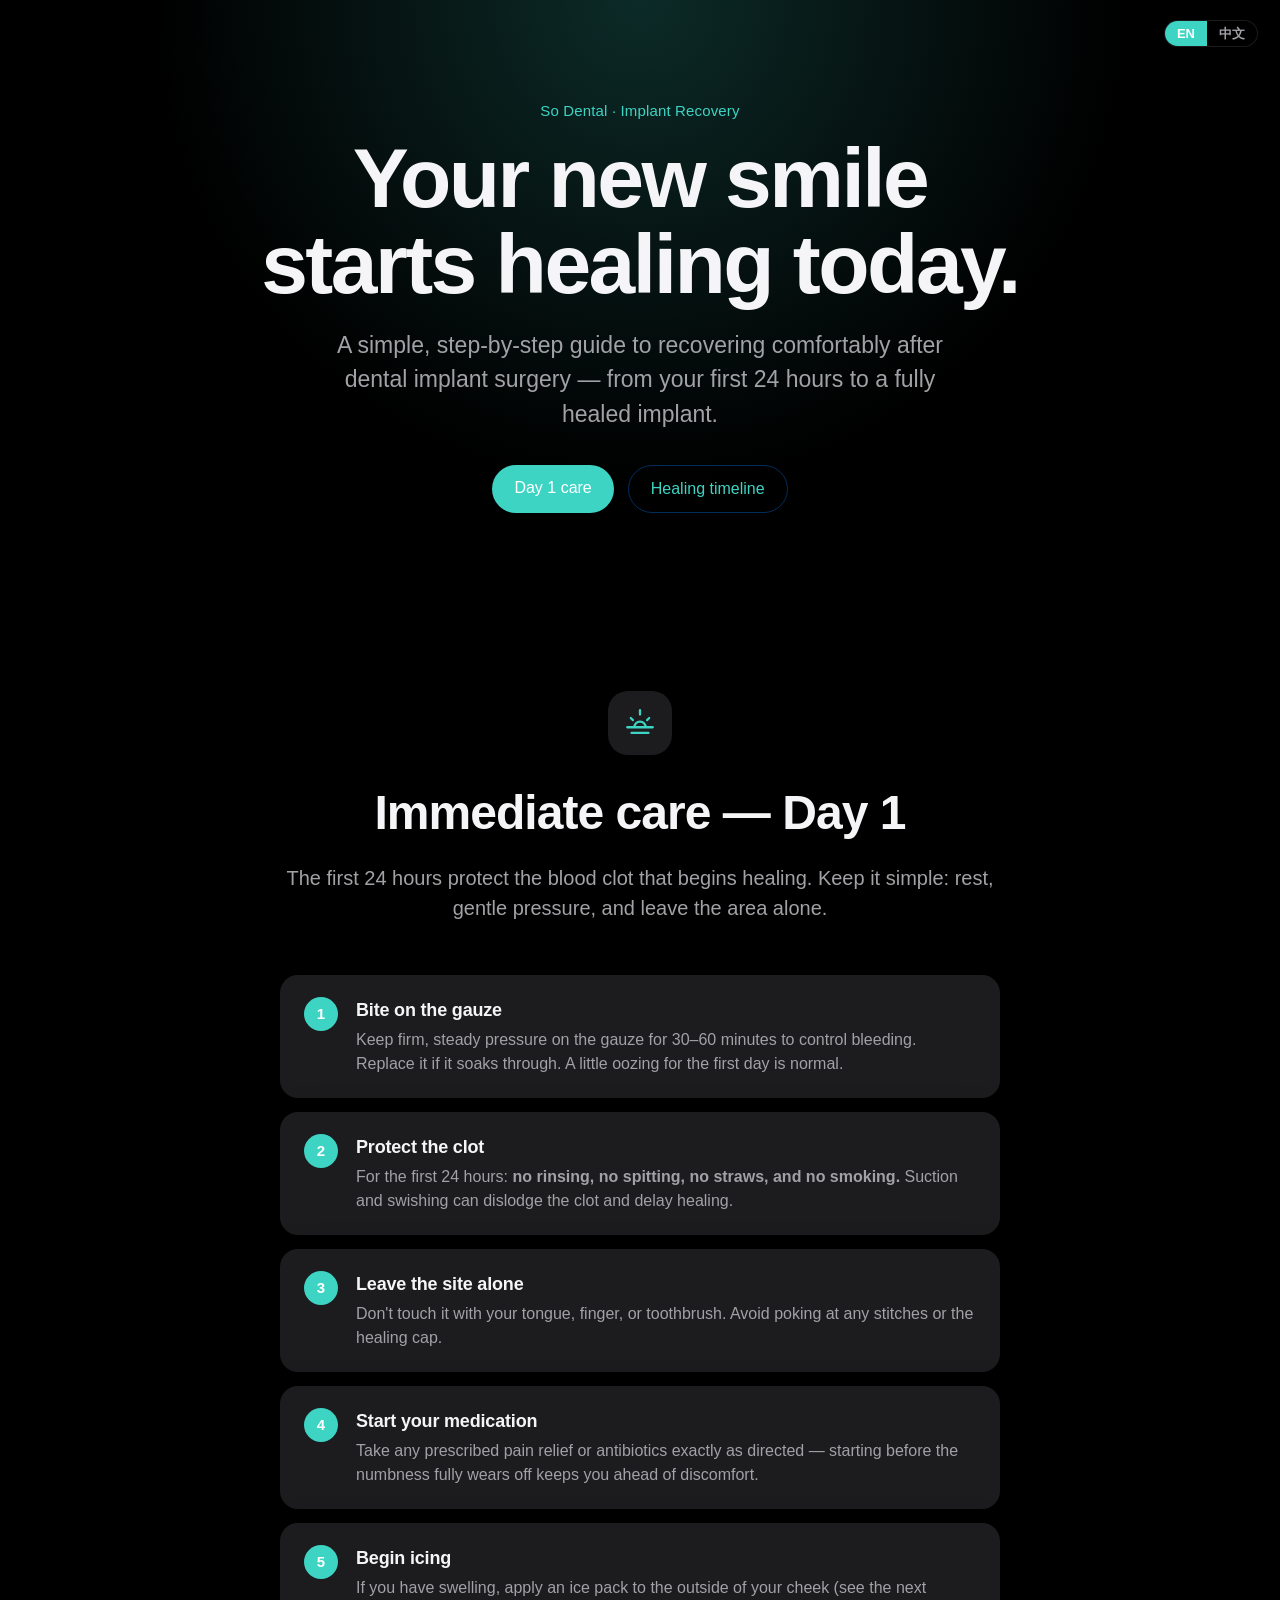
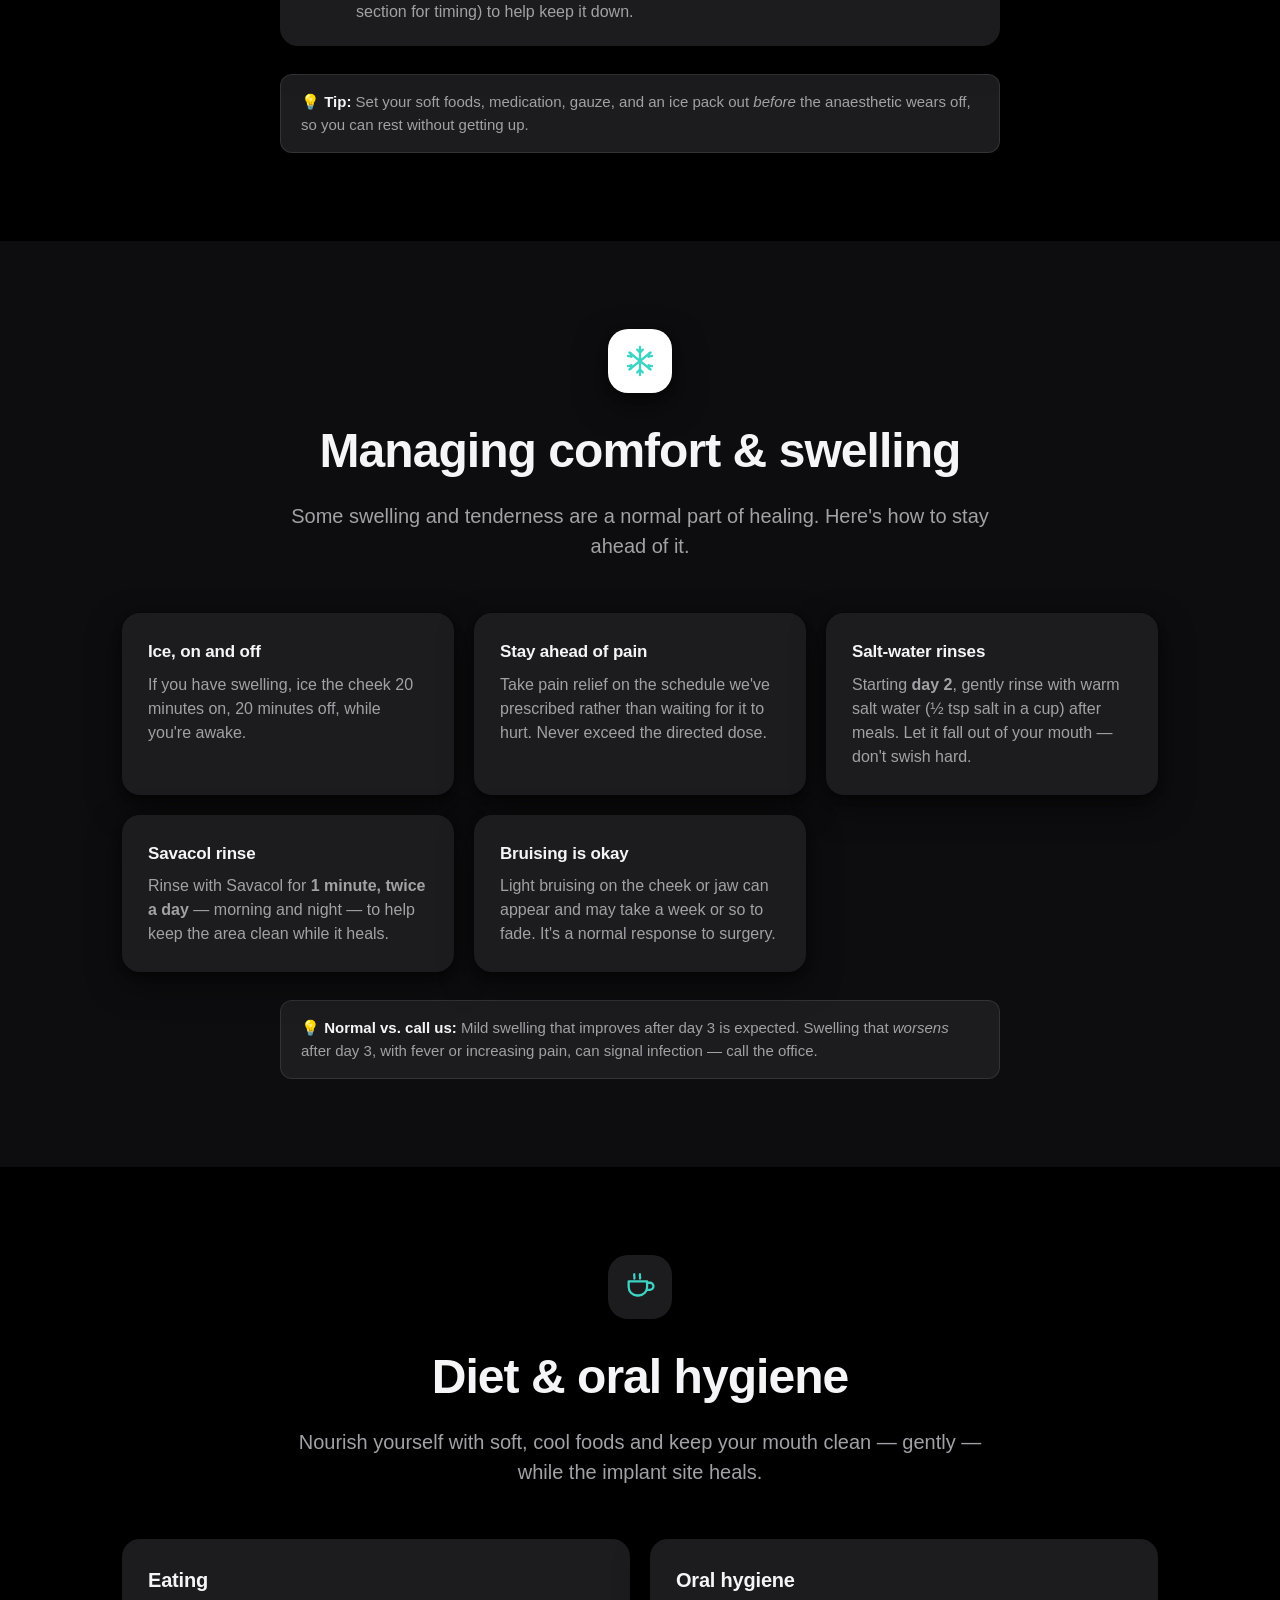
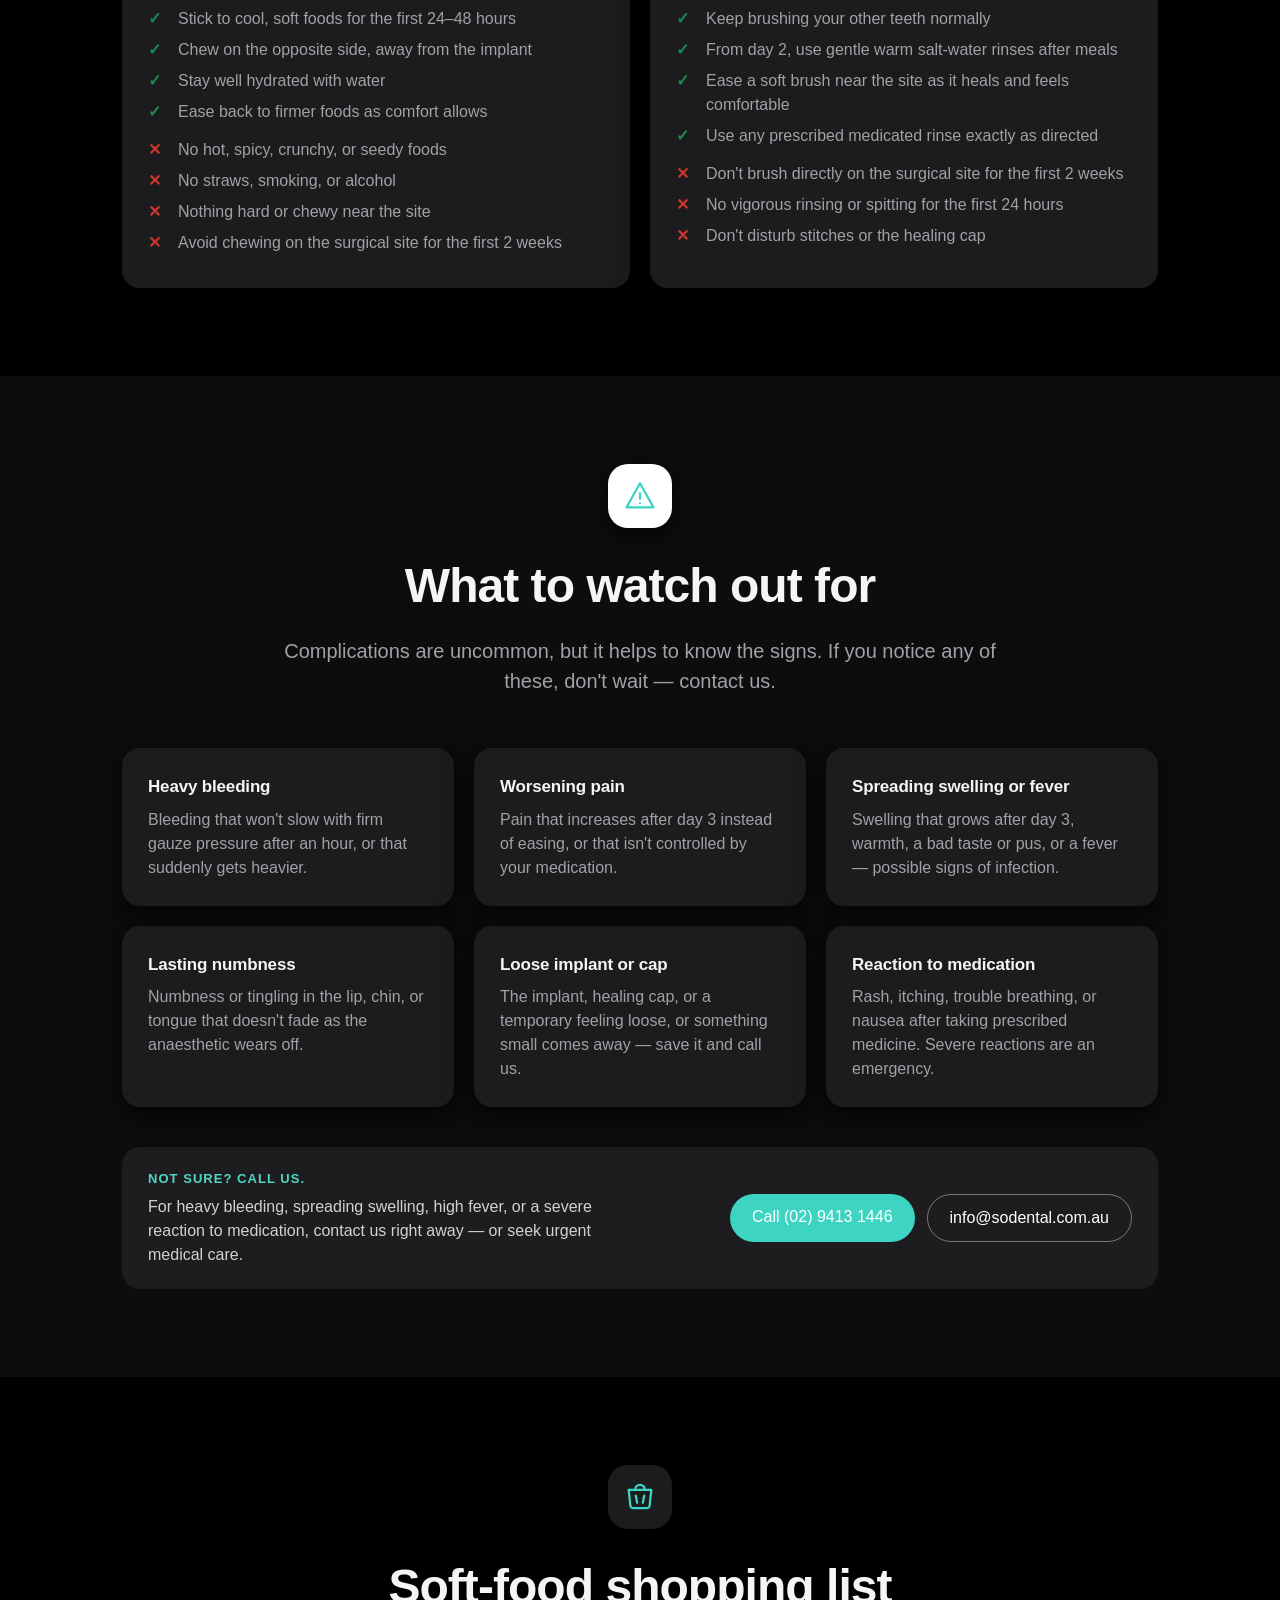
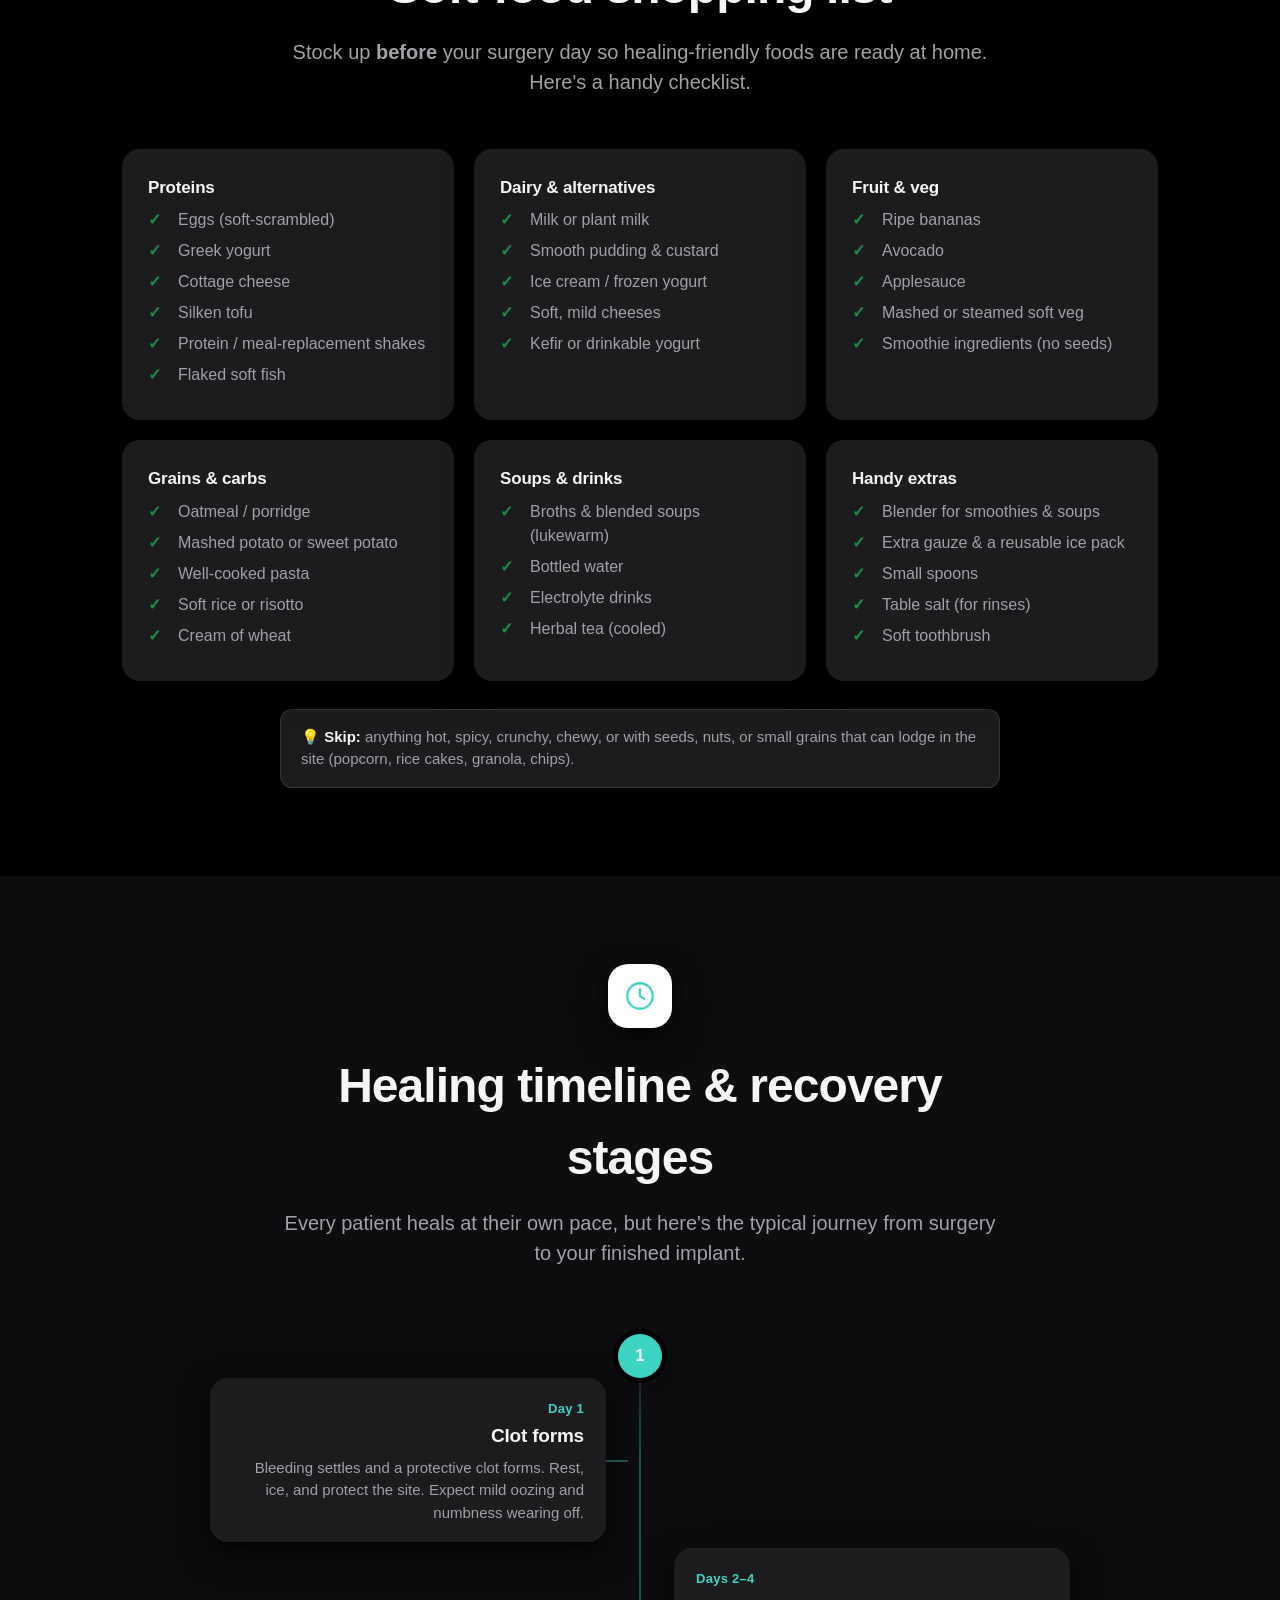
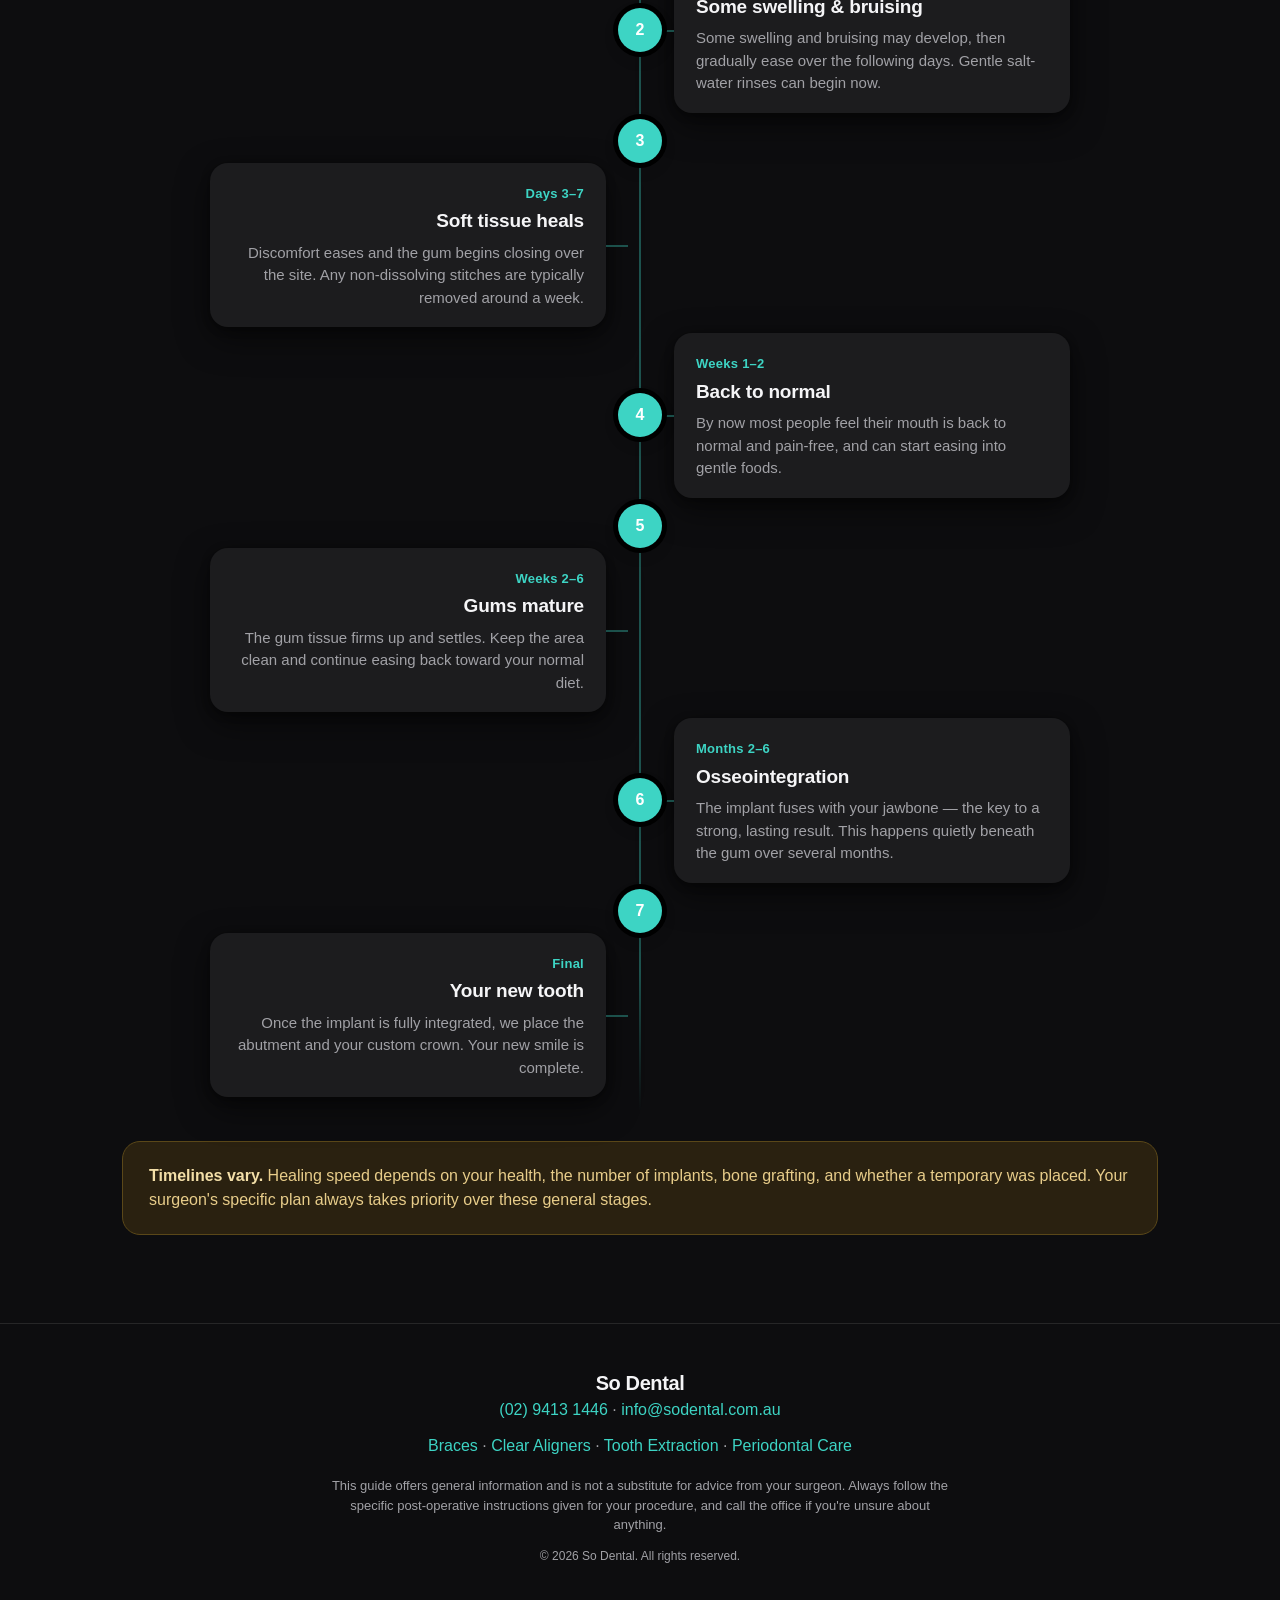
<file: implants.html>
<!doctype html>
<html lang="en">
<head>
  <meta charset="utf-8" />
  <meta name="viewport" content="width=device-width, initial-scale=1" />
  <meta name="description" content="So Dental dental implant post-op guide — immediate Day 1 care, managing comfort & swelling, diet & oral hygiene, warning signs, a soft-food shopping list, and your healing timeline." />
  <title>So Dental — Dental Implant Post-Op Care</title>
  <link rel="stylesheet" href="styles.css?v=2" />
  <link rel="stylesheet" href="implants.css?v=2" />
</head>
<body>

  <!-- ===================== HERO ===================== -->
  <section class="hero">
    <div class="lang-toggle" role="group" aria-label="Language">
      <a class="is-active" href="implants.html" aria-current="true">EN</a>
      <a href="implants-zh.html" lang="zh-Hant">中文</a>
    </div>
    <div class="hero__content reveal">
      <p class="hero__eyebrow">So Dental · Implant Recovery</p>
      <h1 class="hero__title">Your new smile<br />starts healing today.</h1>
      <p class="hero__subtitle">A simple, step-by-step guide to recovering comfortably after dental implant surgery — from your first 24 hours to a fully healed implant.</p>
      <div class="hero__actions">
        <a class="btn btn--primary" href="#day1">Day 1 care</a>
        <a class="btn btn--ghost" href="#timeline">Healing timeline</a>
      </div>
    </div>
  </section>

  <!-- ===================== IMMEDIATE CARE (DAY 1) ===================== -->
  <section class="section" id="day1">
    <div class="container">
      <div class="section__head reveal">
        <div class="badge" aria-hidden="true">
          <!-- sunrise / day-1 icon -->
          <svg viewBox="0 0 24 24" fill="none" stroke="currentColor" stroke-width="1.6" stroke-linecap="round" stroke-linejoin="round"><path d="M12 3v3M5.5 8.5 7 10M18.5 8.5 17 10M3 15h18M8 15a4 4 0 0 1 8 0M6 19h12"/></svg>
        </div>
        <h2>Immediate care — Day 1</h2>
        <p class="section__lead">The first 24 hours protect the blood clot that begins healing. Keep it simple: rest, gentle pressure, and leave the area alone.</p>
      </div>

      <ol class="steps reveal">
        <li>
          <span class="steps__num">1</span>
          <div>
            <h3>Bite on the gauze</h3>
            <p>Keep firm, steady pressure on the gauze for 30–60 minutes to control bleeding. Replace it if it soaks through. A little oozing for the first day is normal.</p>
          </div>
        </li>
        <li>
          <span class="steps__num">2</span>
          <div>
            <h3>Protect the clot</h3>
            <p>For the first 24 hours: <strong>no rinsing, no spitting, no straws, and no smoking.</strong> Suction and swishing can dislodge the clot and delay healing.</p>
          </div>
        </li>
        <li>
          <span class="steps__num">3</span>
          <div>
            <h3>Leave the site alone</h3>
            <p>Don't touch it with your tongue, finger, or toothbrush. Avoid poking at any stitches or the healing cap.</p>
          </div>
        </li>
        <li>
          <span class="steps__num">4</span>
          <div>
            <h3>Start your medication</h3>
            <p>Take any prescribed pain relief or antibiotics exactly as directed — starting before the numbness fully wears off keeps you ahead of discomfort.</p>
          </div>
        </li>
        <li>
          <span class="steps__num">5</span>
          <div>
            <h3>Begin icing</h3>
            <p>If you have swelling, apply an ice pack to the outside of your cheek (see the next section for timing) to help keep it down.</p>
          </div>
        </li>
      </ol>

      <p class="tip reveal">💡 <strong>Tip:</strong> Set your soft foods, medication, gauze, and an ice pack out <em>before</em> the anaesthetic wears off, so you can rest without getting up.</p>
    </div>
  </section>

  <!-- ===================== COMFORT & SWELLING ===================== -->
  <section class="section section--alt" id="comfort">
    <div class="container">
      <div class="section__head reveal">
        <div class="badge" aria-hidden="true">
          <!-- snowflake / ice icon -->
          <svg viewBox="0 0 24 24" fill="none" stroke="currentColor" stroke-width="1.6" stroke-linecap="round" stroke-linejoin="round"><path d="M12 2v20M4.5 6l15 12M19.5 6l-15 12"/><path d="M12 6l2-2M12 6l-2-2M12 18l2 2M12 18l-2 2M6 9 3.5 8.4M6 9l-.6-2.5M18 15l2.5.6M18 15l.6 2.5M18 9l2.5-.6M18 9l.6-2.5M6 15l-2.5.6M6 15l-.6 2.5"/></svg>
        </div>
        <h2>Managing comfort &amp; swelling</h2>
        <p class="section__lead">Some swelling and tenderness are a normal part of healing. Here's how to stay ahead of it.</p>
      </div>

      <div class="grid grid--3 reveal">
        <div class="card">
          <h4>Ice, on and off</h4>
          <p>If you have swelling, ice the cheek 20 minutes on, 20 minutes off, while you're awake.</p>
        </div>
        <div class="card">
          <h4>Stay ahead of pain</h4>
          <p>Take pain relief on the schedule we've prescribed rather than waiting for it to hurt. Never exceed the directed dose.</p>
        </div>
        <div class="card">
          <h4>Salt-water rinses</h4>
          <p>Starting <strong>day 2</strong>, gently rinse with warm salt water (½ tsp salt in a cup) after meals. Let it fall out of your mouth — don't swish hard.</p>
        </div>
        <div class="card">
          <h4>Savacol rinse</h4>
          <p>Rinse with Savacol for <strong>1 minute, twice a day</strong> — morning and night — to help keep the area clean while it heals.</p>
        </div>
        <div class="card">
          <h4>Bruising is okay</h4>
          <p>Light bruising on the cheek or jaw can appear and may take a week or so to fade. It's a normal response to surgery.</p>
        </div>
      </div>

      <p class="tip reveal">💡 <strong>Normal vs. call us:</strong> Mild swelling that improves after day 3 is expected. Swelling that <em>worsens</em> after day 3, with fever or increasing pain, can signal infection — call the office.</p>
    </div>
  </section>

  <!-- ===================== DIET & ORAL HYGIENE ===================== -->
  <section class="section" id="diet">
    <div class="container">
      <div class="section__head reveal">
        <div class="badge" aria-hidden="true">
          <!-- cup / spoon icon -->
          <svg viewBox="0 0 24 24" fill="none" stroke="currentColor" stroke-width="1.6" stroke-linecap="round" stroke-linejoin="round"><path d="M4 8h13v4a6 6 0 0 1-6 6H10a6 6 0 0 1-6-6V8Z"/><path d="M17 9h2a2 2 0 0 1 0 5h-2M8 3c-.5 1 .5 2 0 3M12 3c-.5 1 .5 2 0 3"/></svg>
        </div>
        <h2>Diet &amp; oral hygiene</h2>
        <p class="section__lead">Nourish yourself with soft, cool foods and keep your mouth clean — gently — while the implant site heals.</p>
      </div>

      <div class="grid grid--2 reveal">
        <div class="card">
          <h3>Eating</h3>
          <ul class="list list--check">
            <li>Stick to cool, soft foods for the first 24–48 hours</li>
            <li>Chew on the opposite side, away from the implant</li>
            <li>Stay well hydrated with water</li>
            <li>Ease back to firmer foods as comfort allows</li>
          </ul>
          <ul class="list list--cross" style="margin-top:14px">
            <li>No hot, spicy, crunchy, or seedy foods</li>
            <li>No straws, smoking, or alcohol</li>
            <li>Nothing hard or chewy near the site</li>
            <li>Avoid chewing on the surgical site for the first 2 weeks</li>
          </ul>
        </div>
        <div class="card">
          <h3>Oral hygiene</h3>
          <ul class="list list--check">
            <li>Keep brushing your other teeth normally</li>
            <li>From day 2, use gentle warm salt-water rinses after meals</li>
            <li>Ease a soft brush near the site as it heals and feels comfortable</li>
            <li>Use any prescribed medicated rinse exactly as directed</li>
          </ul>
          <ul class="list list--cross" style="margin-top:14px">
            <li>Don't brush directly on the surgical site for the first 2 weeks</li>
            <li>No vigorous rinsing or spitting for the first 24 hours</li>
            <li>Don't disturb stitches or the healing cap</li>
          </ul>
        </div>
      </div>
    </div>
  </section>

  <!-- ===================== WARNING SIGNS ===================== -->
  <section class="section section--alt" id="warning">
    <div class="container">
      <div class="section__head reveal">
        <div class="badge" aria-hidden="true">
          <svg viewBox="0 0 24 24" fill="none" stroke="currentColor" stroke-width="1.6" stroke-linecap="round" stroke-linejoin="round"><path d="M12 3 2.5 20h19L12 3Z"/><path d="M12 10v4M12 17h.01"/></svg>
        </div>
        <h2>What to watch out for</h2>
        <p class="section__lead">Complications are uncommon, but it helps to know the signs. If you notice any of these, don't wait — contact us.</p>
      </div>

      <div class="grid grid--3 reveal">
        <div class="card">
          <h4>Heavy bleeding</h4>
          <p>Bleeding that won't slow with firm gauze pressure after an hour, or that suddenly gets heavier.</p>
        </div>
        <div class="card">
          <h4>Worsening pain</h4>
          <p>Pain that increases after day 3 instead of easing, or that isn't controlled by your medication.</p>
        </div>
        <div class="card">
          <h4>Spreading swelling or fever</h4>
          <p>Swelling that grows after day 3, warmth, a bad taste or pus, or a fever — possible signs of infection.</p>
        </div>
        <div class="card">
          <h4>Lasting numbness</h4>
          <p>Numbness or tingling in the lip, chin, or tongue that doesn't fade as the anaesthetic wears off.</p>
        </div>
        <div class="card">
          <h4>Loose implant or cap</h4>
          <p>The implant, healing cap, or a temporary feeling loose, or something small comes away — save it and call us.</p>
        </div>
        <div class="card">
          <h4>Reaction to medication</h4>
          <p>Rash, itching, trouble breathing, or nausea after taking prescribed medicine. Severe reactions are an emergency.</p>
        </div>
      </div>

      <div class="callout callout--emergency reveal" id="emergency-contact">
        <div>
          <p class="callout__label">Not sure? Call us.</p>
          <p class="callout__text">For heavy bleeding, spreading swelling, high fever, or a severe reaction to medication, contact us right away — or seek urgent medical care.</p>
        </div>
        <div class="callout__contact">
          <!-- REPLACE: emergency phone & email -->
          <a class="btn btn--primary" href="tel:+61294131446">Call (02) 9413 1446</a>
          <a class="btn btn--ghost" href="mailto:info@sodental.com.au">info@sodental.com.au</a>
        </div>
      </div>
    </div>
  </section>

  <!-- ===================== SOFT-FOOD SHOPPING LIST ===================== -->
  <section class="section" id="food">
    <div class="container">
      <div class="section__head reveal">
        <div class="badge" aria-hidden="true">
          <svg viewBox="0 0 24 24" fill="none" stroke="currentColor" stroke-width="1.6" stroke-linecap="round" stroke-linejoin="round"><path d="M4 7h16l-1.2 11a2 2 0 0 1-2 1.8H7.2a2 2 0 0 1-2-1.8L4 7Z"/><path d="M8.5 7a3.5 3.5 0 0 1 7 0"/><path d="M9 11l1 5M15 11l-1 5"/></svg>
        </div>
        <h2>Soft-food shopping list</h2>
        <p class="section__lead">Stock up <strong>before</strong> your surgery day so healing-friendly foods are ready at home. Here's a handy checklist.</p>
      </div>

      <div class="grid grid--3 reveal">
        <div class="card">
          <h4>Proteins</h4>
          <ul class="list list--check">
            <li>Eggs (soft-scrambled)</li>
            <li>Greek yogurt</li>
            <li>Cottage cheese</li>
            <li>Silken tofu</li>
            <li>Protein / meal-replacement shakes</li>
            <li>Flaked soft fish</li>
          </ul>
        </div>
        <div class="card">
          <h4>Dairy &amp; alternatives</h4>
          <ul class="list list--check">
            <li>Milk or plant milk</li>
            <li>Smooth pudding &amp; custard</li>
            <li>Ice cream / frozen yogurt</li>
            <li>Soft, mild cheeses</li>
            <li>Kefir or drinkable yogurt</li>
          </ul>
        </div>
        <div class="card">
          <h4>Fruit &amp; veg</h4>
          <ul class="list list--check">
            <li>Ripe bananas</li>
            <li>Avocado</li>
            <li>Applesauce</li>
            <li>Mashed or steamed soft veg</li>
            <li>Smoothie ingredients (no seeds)</li>
          </ul>
        </div>
        <div class="card">
          <h4>Grains &amp; carbs</h4>
          <ul class="list list--check">
            <li>Oatmeal / porridge</li>
            <li>Mashed potato or sweet potato</li>
            <li>Well-cooked pasta</li>
            <li>Soft rice or risotto</li>
            <li>Cream of wheat</li>
          </ul>
        </div>
        <div class="card">
          <h4>Soups &amp; drinks</h4>
          <ul class="list list--check">
            <li>Broths &amp; blended soups (lukewarm)</li>
            <li>Bottled water</li>
            <li>Electrolyte drinks</li>
            <li>Herbal tea (cooled)</li>
          </ul>
        </div>
        <div class="card">
          <h4>Handy extras</h4>
          <ul class="list list--check">
            <li>Blender for smoothies &amp; soups</li>
            <li>Extra gauze &amp; a reusable ice pack</li>
            <li>Small spoons</li>
            <li>Table salt (for rinses)</li>
            <li>Soft toothbrush</li>
          </ul>
        </div>
      </div>

      <p class="tip reveal">💡 <strong>Skip:</strong> anything hot, spicy, crunchy, chewy, or with seeds, nuts, or small grains that can lodge in the site (popcorn, rice cakes, granola, chips).</p>
    </div>
  </section>

  <!-- ===================== HEALING TIMELINE ===================== -->
  <section class="section section--alt" id="timeline">
    <div class="container">
      <div class="section__head reveal">
        <div class="badge" aria-hidden="true">
          <svg viewBox="0 0 24 24" fill="none" stroke="currentColor" stroke-width="1.6" stroke-linecap="round" stroke-linejoin="round"><circle cx="12" cy="12" r="9"/><path d="M12 7v5l3 2"/></svg>
        </div>
        <h2>Healing timeline &amp; recovery stages</h2>
        <p class="section__lead">Every patient heals at their own pace, but here's the typical journey from surgery to your finished implant.</p>
      </div>

      <ol class="timeline">
        <li class="timeline__item reveal">
          <div class="timeline__marker">1</div>
          <div class="timeline__card">
            <span class="timeline__when">Day 1</span>
            <h3>Clot forms</h3>
            <p>Bleeding settles and a protective clot forms. Rest, ice, and protect the site. Expect mild oozing and numbness wearing off.</p>
          </div>
        </li>
        <li class="timeline__item reveal">
          <div class="timeline__marker">2</div>
          <div class="timeline__card">
            <span class="timeline__when">Days 2–4</span>
            <h3>Some swelling &amp; bruising</h3>
            <p>Some swelling and bruising may develop, then gradually ease over the following days. Gentle salt-water rinses can begin now.</p>
          </div>
        </li>
        <li class="timeline__item reveal">
          <div class="timeline__marker">3</div>
          <div class="timeline__card">
            <span class="timeline__when">Days 3–7</span>
            <h3>Soft tissue heals</h3>
            <p>Discomfort eases and the gum begins closing over the site. Any non-dissolving stitches are typically removed around a week.</p>
          </div>
        </li>
        <li class="timeline__item reveal">
          <div class="timeline__marker">4</div>
          <div class="timeline__card">
            <span class="timeline__when">Weeks 1–2</span>
            <h3>Back to normal</h3>
            <p>By now most people feel their mouth is back to normal and pain-free, and can start easing into gentle foods.</p>
          </div>
        </li>
        <li class="timeline__item reveal">
          <div class="timeline__marker">5</div>
          <div class="timeline__card">
            <span class="timeline__when">Weeks 2–6</span>
            <h3>Gums mature</h3>
            <p>The gum tissue firms up and settles. Keep the area clean and continue easing back toward your normal diet.</p>
          </div>
        </li>
        <li class="timeline__item reveal">
          <div class="timeline__marker">6</div>
          <div class="timeline__card">
            <span class="timeline__when">Months 2–6</span>
            <h3>Osseointegration</h3>
            <p>The implant fuses with your jawbone — the key to a strong, lasting result. This happens quietly beneath the gum over several months.</p>
          </div>
        </li>
        <li class="timeline__item reveal">
          <div class="timeline__marker">7</div>
          <div class="timeline__card">
            <span class="timeline__when">Final</span>
            <h3>Your new tooth</h3>
            <p>Once the implant is fully integrated, we place the abutment and your custom crown. Your new smile is complete.</p>
          </div>
        </li>
      </ol>

      <div class="callout callout--warn reveal">
        <strong>Timelines vary.</strong> Healing speed depends on your health, the number of implants, bone grafting, and whether a temporary was placed. Your surgeon's specific plan always takes priority over these general stages.
      </div>
    </div>
  </section>

  <!-- ===================== FOOTER ===================== -->
  <footer class="footer">
    <div class="container footer__inner">
      <div>
        <p class="footer__brand">So Dental</p>
        <p class="footer__contact">
          <!-- REPLACE: office phone & email -->
          <a href="tel:+61294131446">(02) 9413 1446</a> · <a href="mailto:info@sodental.com.au">info@sodental.com.au</a>
        </p>
      </div>
      <p class="footer__contact"><a href="index.html">Braces</a> · <a href="aligners.html">Clear Aligners</a> · <a href="extraction.html">Tooth Extraction</a> · <a href="perio.html">Periodontal Care</a></p>
      <p class="footer__note">This guide offers general information and is not a substitute for advice from your surgeon. Always follow the specific post-operative instructions given for your procedure, and call the office if you're unsure about anything.</p>
      <p class="footer__copy">© <span id="year"></span> So Dental. All rights reserved.</p>
    </div>
  </footer>

  <script src="app.js?v=2"></script>
</body>
</html>
</file>
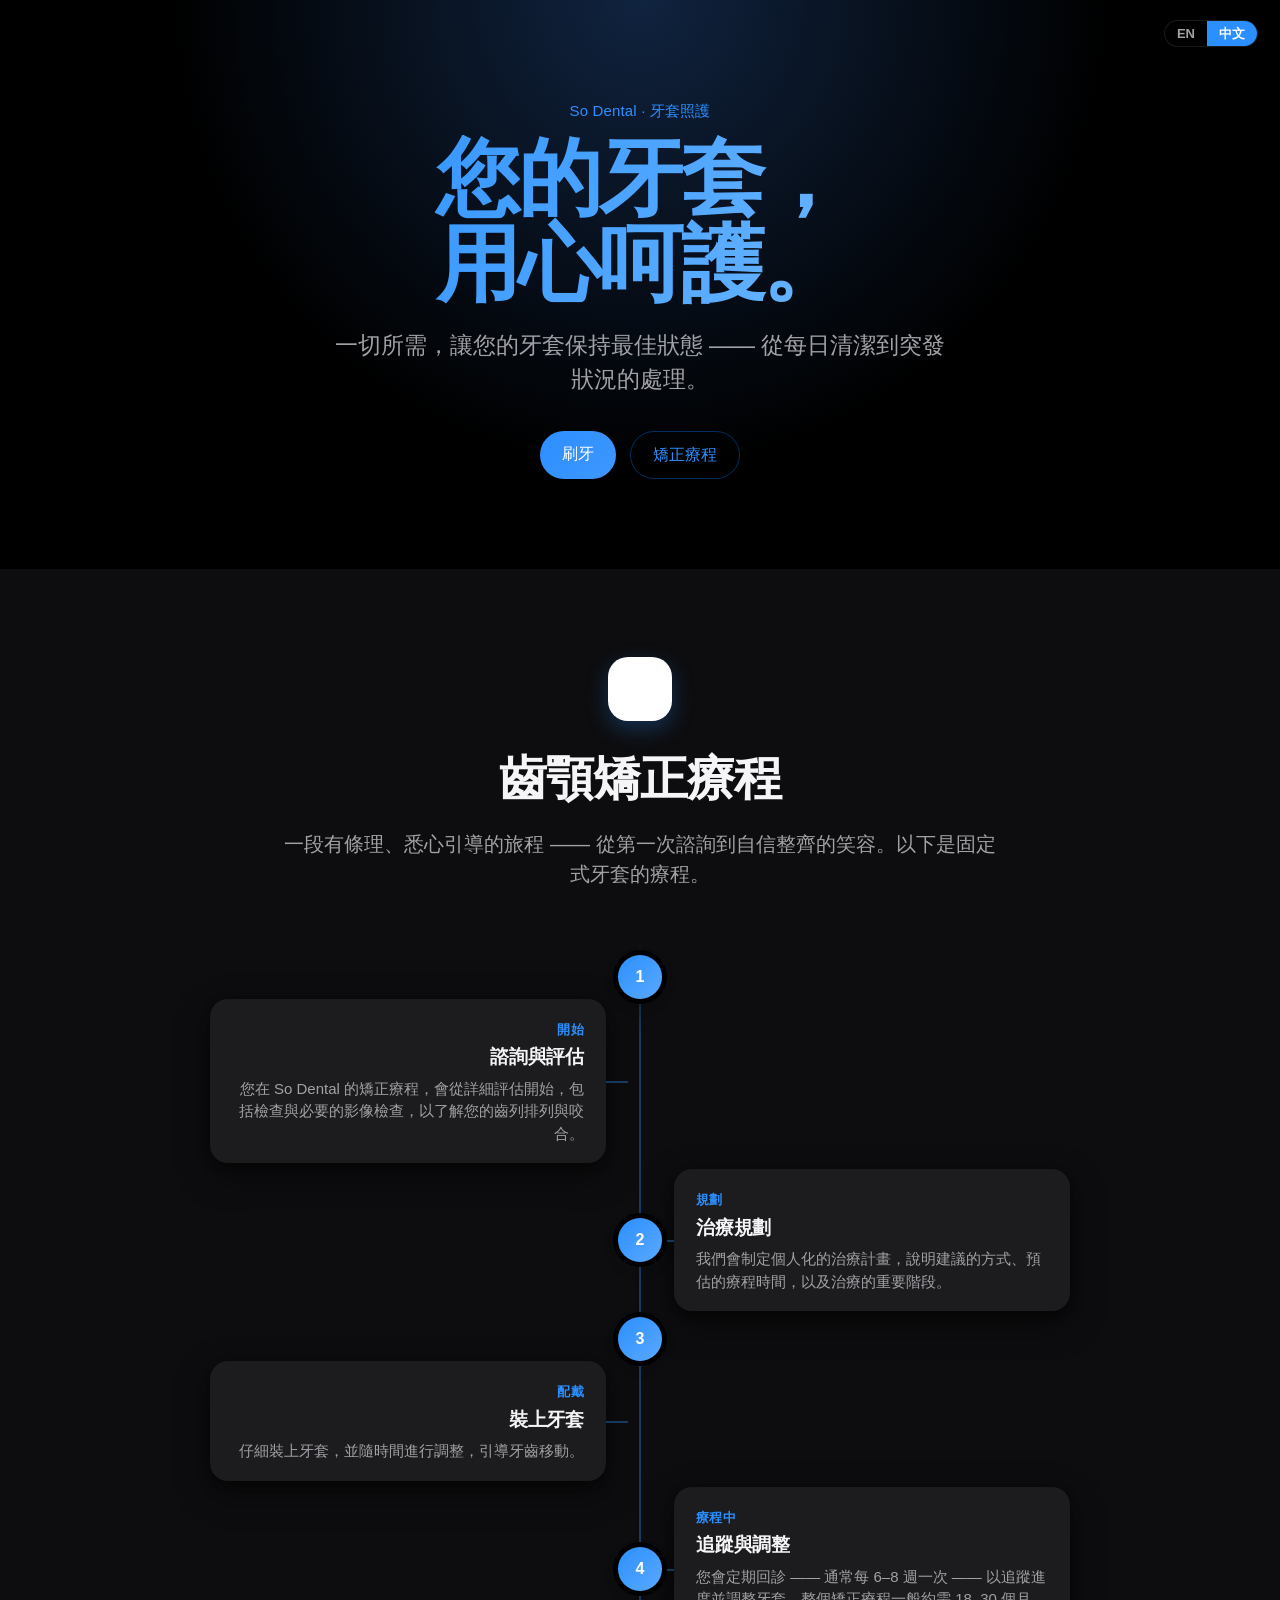
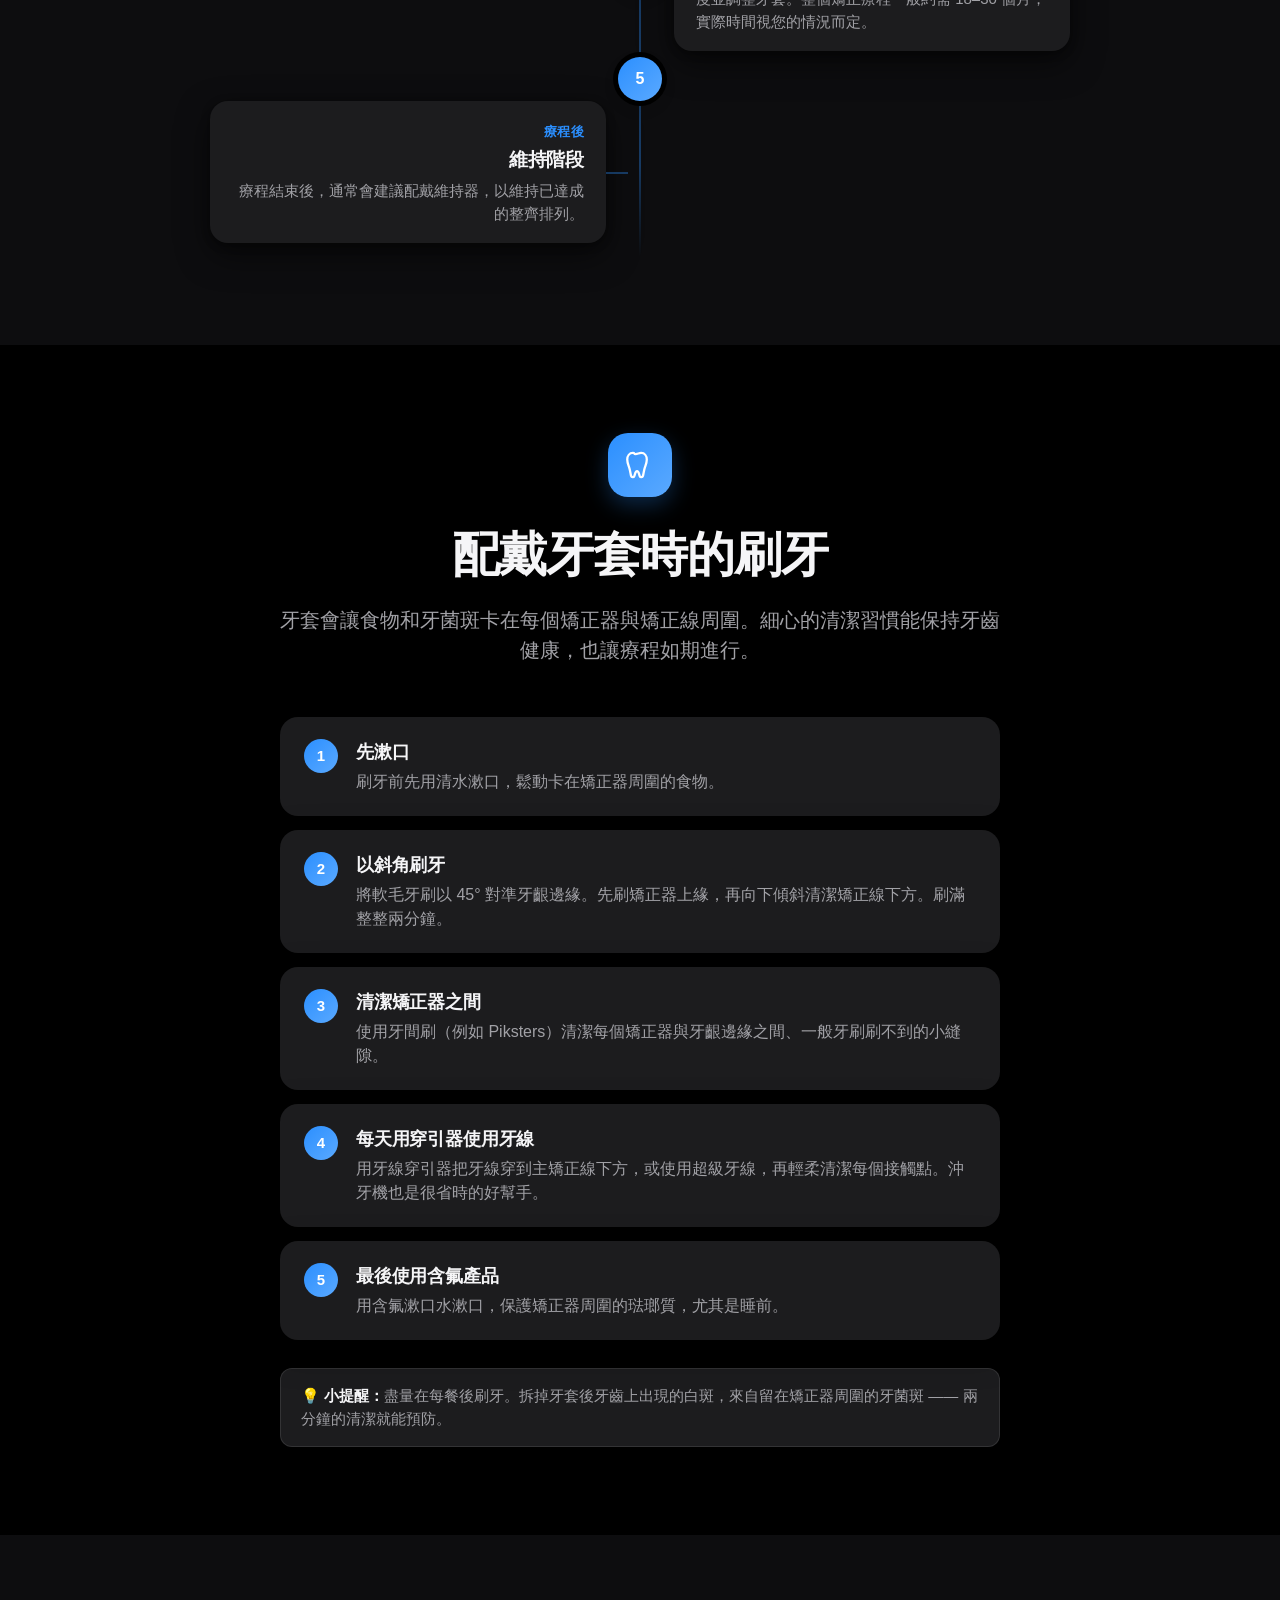
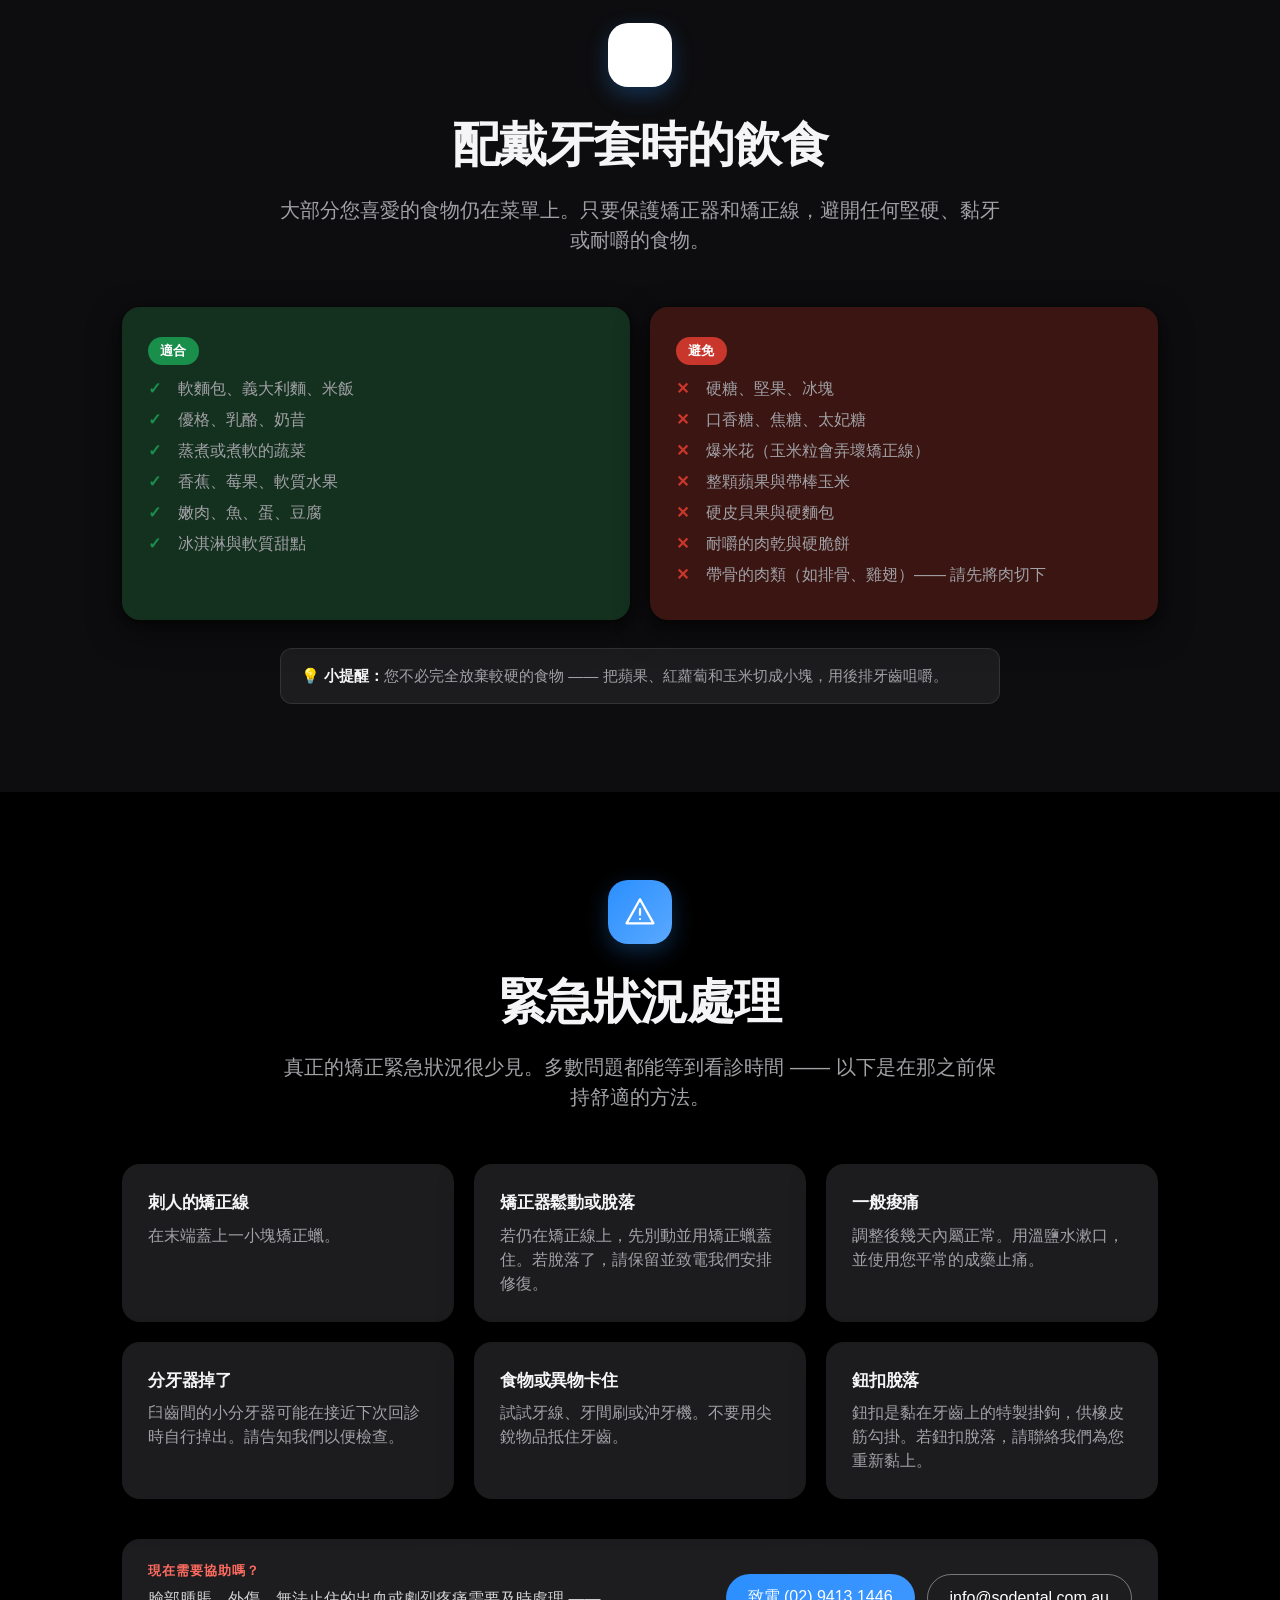
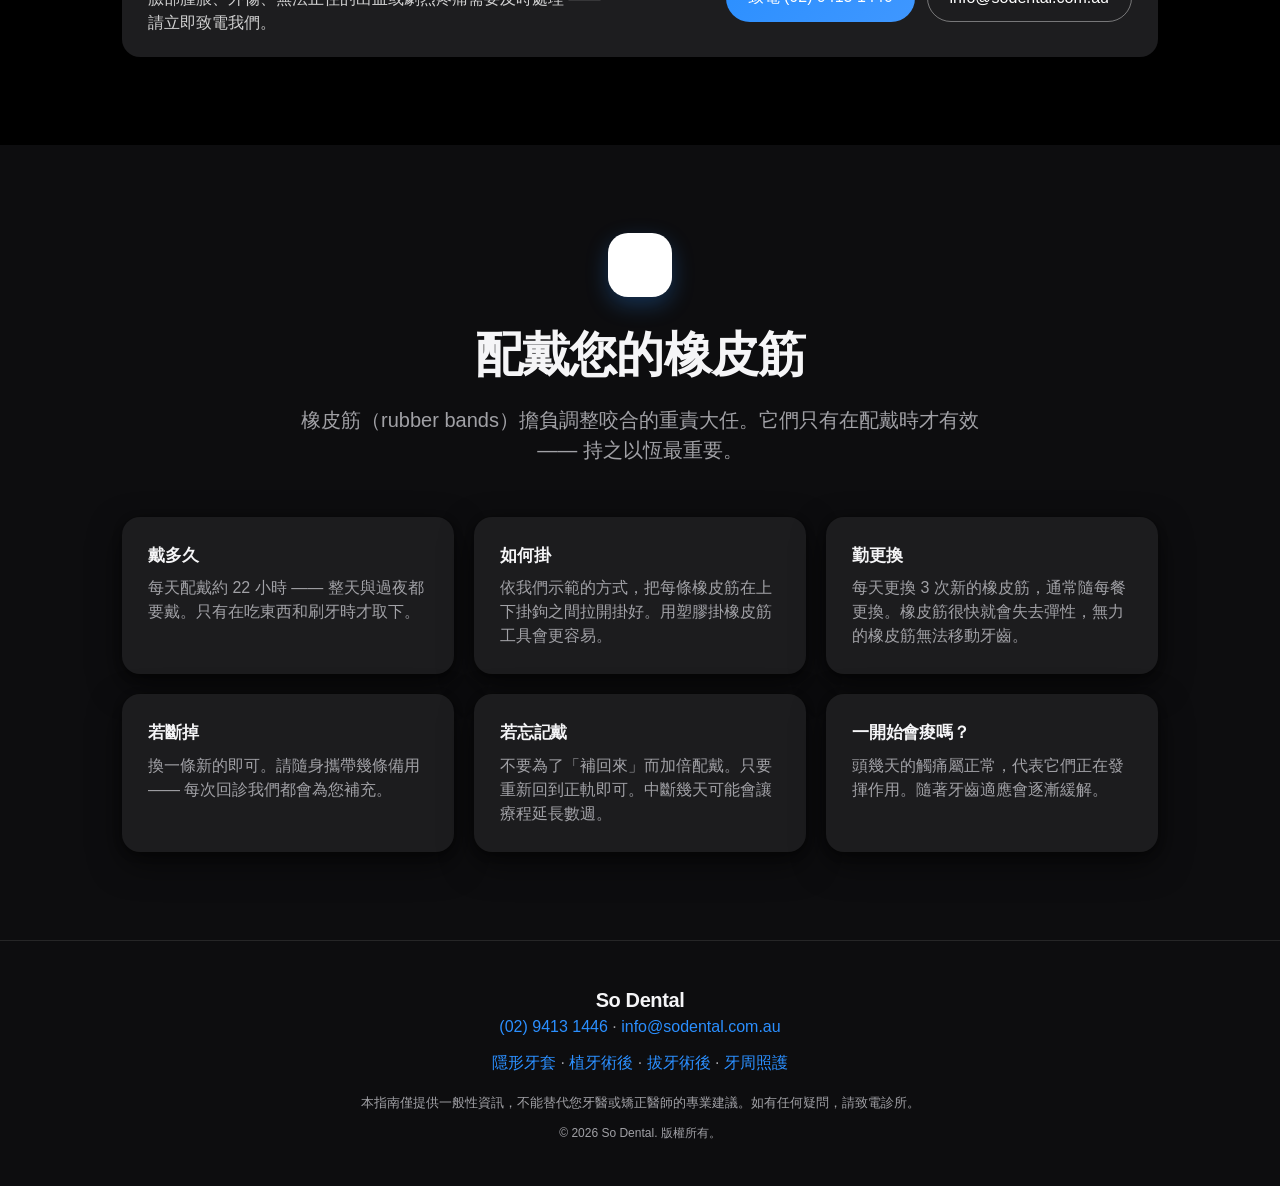
<file: index-zh.html>
<!doctype html>
<html lang="zh-Hant">
<head>
  <meta charset="utf-8" />
  <meta name="viewport" content="width=device-width, initial-scale=1" />
  <meta name="description" content="So Dental 牙套照護指南 —— 矯正療程、配戴牙套時的刷牙、可以吃什麼、緊急狀況處理，以及配戴橡皮筋。" />
  <title>So Dental — 牙套照護</title>
  <link rel="stylesheet" href="styles.css?v=2" />
  <link rel="stylesheet" href="braces.css?v=2" />
</head>
<body>

  <!-- ===================== HERO ===================== -->
  <section class="hero">
    <div class="lang-toggle" role="group" aria-label="語言">
      <a href="index.html" lang="en">EN</a>
      <a class="is-active" href="index-zh.html" aria-current="true">中文</a>
    </div>
    <div class="hero__content reveal">
      <p class="hero__eyebrow">So Dental · 牙套照護</p>
      <h1 class="hero__title">您的牙套，<br />用心呵護。</h1>
      <p class="hero__subtitle">一切所需，讓您的牙套保持最佳狀態 —— 從每日清潔到突發狀況的處理。</p>
      <div class="hero__actions">
        <a class="btn btn--primary" href="#braces">刷牙</a>
        <a class="btn btn--ghost" href="#process">矯正療程</a>
      </div>
    </div>
  </section>

  <!-- ===================== 矯正療程 ===================== -->
  <section class="section section--alt" id="process">
    <div class="container">
      <div class="section__head reveal">
        <div class="badge" aria-hidden="true">
          <svg viewBox="0 0 24 24" fill="none" stroke="currentColor" stroke-width="1.6" stroke-linecap="round" stroke-linejoin="round"><path d="M6 4v10a3 3 0 0 0 3 3h6a3 3 0 0 1 3 3"/><circle cx="6" cy="4" r="2"/><circle cx="18" cy="20" r="2"/></svg>
        </div>
        <h2>齒顎矯正療程</h2>
        <p class="section__lead">一段有條理、悉心引導的旅程 —— 從第一次諮詢到自信整齊的笑容。以下是固定式牙套的療程。</p>
      </div>

      <ol class="timeline">
        <li class="timeline__item reveal">
          <div class="timeline__marker">1</div>
          <div class="timeline__card">
            <span class="timeline__when">開始</span>
            <h3>諮詢與評估</h3>
            <p>您在 So Dental 的矯正療程，會從詳細評估開始，包括檢查與必要的影像檢查，以了解您的齒列排列與咬合。</p>
          </div>
        </li>
        <li class="timeline__item reveal">
          <div class="timeline__marker">2</div>
          <div class="timeline__card">
            <span class="timeline__when">規劃</span>
            <h3>治療規劃</h3>
            <p>我們會制定個人化的治療計畫，說明建議的方式、預估的療程時間，以及治療的重要階段。</p>
          </div>
        </li>
        <li class="timeline__item reveal">
          <div class="timeline__marker">3</div>
          <div class="timeline__card">
            <span class="timeline__when">配戴</span>
            <h3>裝上牙套</h3>
            <p>仔細裝上牙套，並隨時間進行調整，引導牙齒移動。</p>
          </div>
        </li>
        <li class="timeline__item reveal">
          <div class="timeline__marker">4</div>
          <div class="timeline__card">
            <span class="timeline__when">療程中</span>
            <h3>追蹤與調整</h3>
            <p>您會定期回診 —— 通常每 6–8 週一次 —— 以追蹤進度並調整牙套。整個矯正療程一般約需 18–30 個月，實際時間視您的情況而定。</p>
          </div>
        </li>
        <li class="timeline__item reveal">
          <div class="timeline__marker">5</div>
          <div class="timeline__card">
            <span class="timeline__when">療程後</span>
            <h3>維持階段</h3>
            <p>療程結束後，通常會建議配戴維持器，以維持已達成的整齊排列。</p>
          </div>
        </li>
      </ol>
    </div>
  </section>

  <!-- ===================== 配戴牙套時的刷牙 ===================== -->
  <section class="section" id="braces">
    <div class="container">
      <div class="section__head reveal">
        <div class="badge" aria-hidden="true">
          <svg viewBox="0 0 24 24" fill="none" stroke="currentColor" stroke-width="1.6" stroke-linecap="round" stroke-linejoin="round"><path d="M7 3.5c-2.5 0-4 2-4 4.7 0 2.5.9 4 1.6 6.4.5 1.7.7 3.6 1.1 5.1.3 1.1 1.9 1.2 2.3.1.5-1.4.7-3.4 1.9-3.4s1.4 2 1.9 3.4c.4 1.1 2 1 2.3-.1.4-1.5.6-3.4 1.1-5.1.7-2.4 1.6-3.9 1.6-6.4 0-2.7-1.5-4.7-4-4.7-1.6 0-2.4.8-3.9.8S8.6 3.5 7 3.5Z"/></svg>
        </div>
        <h2>配戴牙套時的刷牙</h2>
        <p class="section__lead">牙套會讓食物和牙菌斑卡在每個矯正器與矯正線周圍。細心的清潔習慣能保持牙齒健康，也讓療程如期進行。</p>
      </div>

      <ol class="steps reveal">
        <li>
          <span class="steps__num">1</span>
          <div>
            <h3>先漱口</h3>
            <p>刷牙前先用清水漱口，鬆動卡在矯正器周圍的食物。</p>
          </div>
        </li>
        <li>
          <span class="steps__num">2</span>
          <div>
            <h3>以斜角刷牙</h3>
            <p>將軟毛牙刷以 45° 對準牙齦邊緣。先刷矯正器上緣，再向下傾斜清潔矯正線下方。刷滿整整兩分鐘。</p>
          </div>
        </li>
        <li>
          <span class="steps__num">3</span>
          <div>
            <h3>清潔矯正器之間</h3>
            <p>使用牙間刷（例如 Piksters）清潔每個矯正器與牙齦邊緣之間、一般牙刷刷不到的小縫隙。</p>
          </div>
        </li>
        <li>
          <span class="steps__num">4</span>
          <div>
            <h3>每天用穿引器使用牙線</h3>
            <p>用牙線穿引器把牙線穿到主矯正線下方，或使用超級牙線，再輕柔清潔每個接觸點。沖牙機也是很省時的好幫手。</p>
          </div>
        </li>
        <li>
          <span class="steps__num">5</span>
          <div>
            <h3>最後使用含氟產品</h3>
            <p>用含氟漱口水漱口，保護矯正器周圍的琺瑯質，尤其是睡前。</p>
          </div>
        </li>
      </ol>

      <p class="tip reveal">💡 <strong>小提醒：</strong>盡量在每餐後刷牙。拆掉牙套後牙齒上出現的白斑，來自留在矯正器周圍的牙菌斑 —— 兩分鐘的清潔就能預防。</p>
    </div>
  </section>

  <!-- ===================== 配戴牙套時的飲食 ===================== -->
  <section class="section section--alt" id="food">
    <div class="container">
      <div class="section__head reveal">
        <div class="badge" aria-hidden="true">
          <svg viewBox="0 0 24 24" fill="none" stroke="currentColor" stroke-width="1.6" stroke-linecap="round" stroke-linejoin="round"><path d="M5 3v7a2 2 0 0 0 2 2h0a2 2 0 0 0 2-2V3M7 12v9M17 3c-1.7 0-3 2-3 5s1.3 4 3 4v9"/></svg>
        </div>
        <h2>配戴牙套時的飲食</h2>
        <p class="section__lead">大部分您喜愛的食物仍在菜單上。只要保護矯正器和矯正線，避開任何堅硬、黏牙或耐嚼的食物。</p>
      </div>

      <div class="grid grid--2 reveal">
        <div class="card card--good">
          <h3><span class="pill pill--good">適合</span></h3>
          <ul class="list list--check">
            <li>軟麵包、義大利麵、米飯</li>
            <li>優格、乳酪、奶昔</li>
            <li>蒸煮或煮軟的蔬菜</li>
            <li>香蕉、莓果、軟質水果</li>
            <li>嫩肉、魚、蛋、豆腐</li>
            <li>冰淇淋與軟質甜點</li>
          </ul>
        </div>
        <div class="card card--bad">
          <h3><span class="pill pill--bad">避免</span></h3>
          <ul class="list list--cross">
            <li>硬糖、堅果、冰塊</li>
            <li>口香糖、焦糖、太妃糖</li>
            <li>爆米花（玉米粒會弄壞矯正線）</li>
            <li>整顆蘋果與帶棒玉米</li>
            <li>硬皮貝果與硬麵包</li>
            <li>耐嚼的肉乾與硬脆餅</li>
            <li>帶骨的肉類（如排骨、雞翅）—— 請先將肉切下</li>
          </ul>
        </div>
      </div>

      <p class="tip reveal">💡 <strong>小提醒：</strong>您不必完全放棄較硬的食物 —— 把蘋果、紅蘿蔔和玉米切成小塊，用後排牙齒咀嚼。</p>
    </div>
  </section>

  <!-- ===================== 緊急狀況 ===================== -->
  <section class="section" id="emergencies">
    <div class="container">
      <div class="section__head reveal">
        <div class="badge" aria-hidden="true">
          <svg viewBox="0 0 24 24" fill="none" stroke="currentColor" stroke-width="1.6" stroke-linecap="round" stroke-linejoin="round"><path d="M12 3 2.5 20h19L12 3Z"/><path d="M12 10v4M12 17h.01"/></svg>
        </div>
        <h2>緊急狀況處理</h2>
        <p class="section__lead">真正的矯正緊急狀況很少見。多數問題都能等到看診時間 —— 以下是在那之前保持舒適的方法。</p>
      </div>

      <div class="grid grid--3 reveal">
        <div class="card">
          <h4>刺人的矯正線</h4>
          <p>在末端蓋上一小塊矯正蠟。</p>
        </div>
        <div class="card">
          <h4>矯正器鬆動或脫落</h4>
          <p>若仍在矯正線上，先別動並用矯正蠟蓋住。若脫落了，請保留並致電我們安排修復。</p>
        </div>
        <div class="card">
          <h4>一般痠痛</h4>
          <p>調整後幾天內屬正常。用溫鹽水漱口，並使用您平常的成藥止痛。</p>
        </div>
        <div class="card">
          <h4>分牙器掉了</h4>
          <p>臼齒間的小分牙器可能在接近下次回診時自行掉出。請告知我們以便檢查。</p>
        </div>
        <div class="card">
          <h4>食物或異物卡住</h4>
          <p>試試牙線、牙間刷或沖牙機。不要用尖銳物品抵住牙齒。</p>
        </div>
        <div class="card">
          <h4>鈕扣脫落</h4>
          <p>鈕扣是黏在牙齒上的特製掛鉤，供橡皮筋勾掛。若鈕扣脫落，請聯絡我們為您重新黏上。</p>
        </div>
      </div>

      <div class="callout callout--emergency reveal" id="emergency-contact">
        <div>
          <p class="callout__label">現在需要協助嗎？</p>
          <p class="callout__text">臉部腫脹、外傷、無法止住的出血或劇烈疼痛需要及時處理 —— 請立即致電我們。</p>
        </div>
        <div class="callout__contact">
          <!-- REPLACE: emergency phone & email -->
          <a class="btn btn--primary" href="tel:+61294131446">致電 (02) 9413 1446</a>
          <a class="btn btn--ghost" href="mailto:info@sodental.com.au">info@sodental.com.au</a>
        </div>
      </div>
    </div>
  </section>

  <!-- ===================== 橡皮筋 ===================== -->
  <section class="section section--alt" id="elastics">
    <div class="container">
      <div class="section__head reveal">
        <div class="badge" aria-hidden="true">
          <svg viewBox="0 0 24 24" fill="none" stroke="currentColor" stroke-width="1.6" stroke-linecap="round" stroke-linejoin="round"><ellipse cx="12" cy="12" rx="8" ry="5"/><path d="M12 7v10"/></svg>
        </div>
        <h2>配戴您的橡皮筋</h2>
        <p class="section__lead">橡皮筋（rubber bands）擔負調整咬合的重責大任。它們只有在配戴時才有效 —— 持之以恆最重要。</p>
      </div>

      <div class="grid grid--3 reveal">
        <div class="card">
          <h4>戴多久</h4>
          <p>每天配戴約 22 小時 —— 整天與過夜都要戴。只有在吃東西和刷牙時才取下。</p>
        </div>
        <div class="card">
          <h4>如何掛</h4>
          <p>依我們示範的方式，把每條橡皮筋在上下掛鉤之間拉開掛好。用塑膠掛橡皮筋工具會更容易。</p>
        </div>
        <div class="card">
          <h4>勤更換</h4>
          <p>每天更換 3 次新的橡皮筋，通常隨每餐更換。橡皮筋很快就會失去彈性，無力的橡皮筋無法移動牙齒。</p>
        </div>
        <div class="card">
          <h4>若斷掉</h4>
          <p>換一條新的即可。請隨身攜帶幾條備用 —— 每次回診我們都會為您補充。</p>
        </div>
        <div class="card">
          <h4>若忘記戴</h4>
          <p>不要為了「補回來」而加倍配戴。只要重新回到正軌即可。中斷幾天可能會讓療程延長數週。</p>
        </div>
        <div class="card">
          <h4>一開始會痠嗎？</h4>
          <p>頭幾天的觸痛屬正常，代表它們正在發揮作用。隨著牙齒適應會逐漸緩解。</p>
        </div>
      </div>
    </div>
  </section>

  <!-- ===================== FOOTER ===================== -->
  <footer class="footer">
    <div class="container footer__inner">
      <div>
        <p class="footer__brand">So Dental</p>
        <p class="footer__contact">
          <!-- REPLACE: office phone & email -->
          <a href="tel:+61294131446">(02) 9413 1446</a> · <a href="mailto:info@sodental.com.au">info@sodental.com.au</a>
        </p>
      </div>
      <p class="footer__contact"><a href="aligners-zh.html">隱形牙套</a> · <a href="implants-zh.html">植牙術後</a> · <a href="extraction-zh.html">拔牙術後</a> · <a href="perio-zh.html">牙周照護</a></p>
      <p class="footer__note">本指南僅提供一般性資訊，不能替代您牙醫或矯正醫師的專業建議。如有任何疑問，請致電診所。</p>
      <p class="footer__copy">© <span id="year"></span> So Dental. 版權所有。</p>
    </div>
  </footer>

  <script src="app.js?v=2"></script>
</body>
</html>
</file>
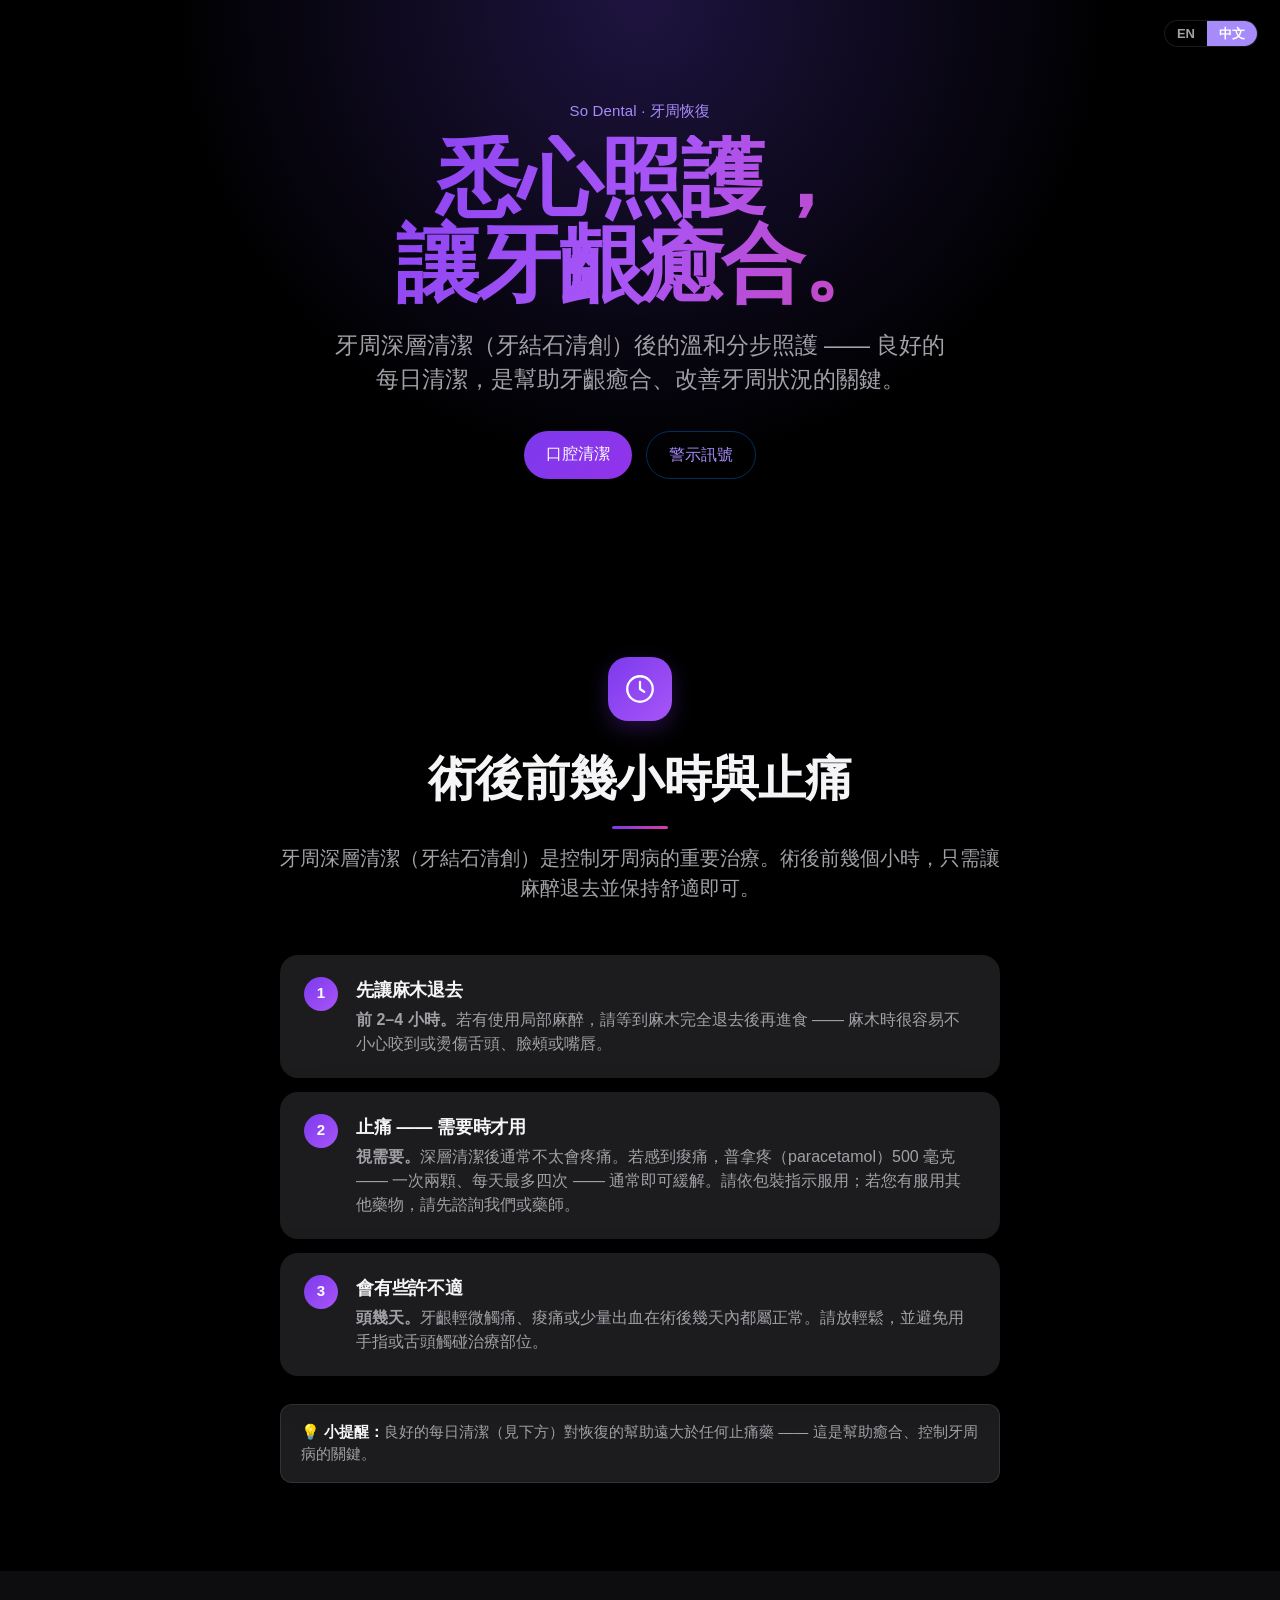
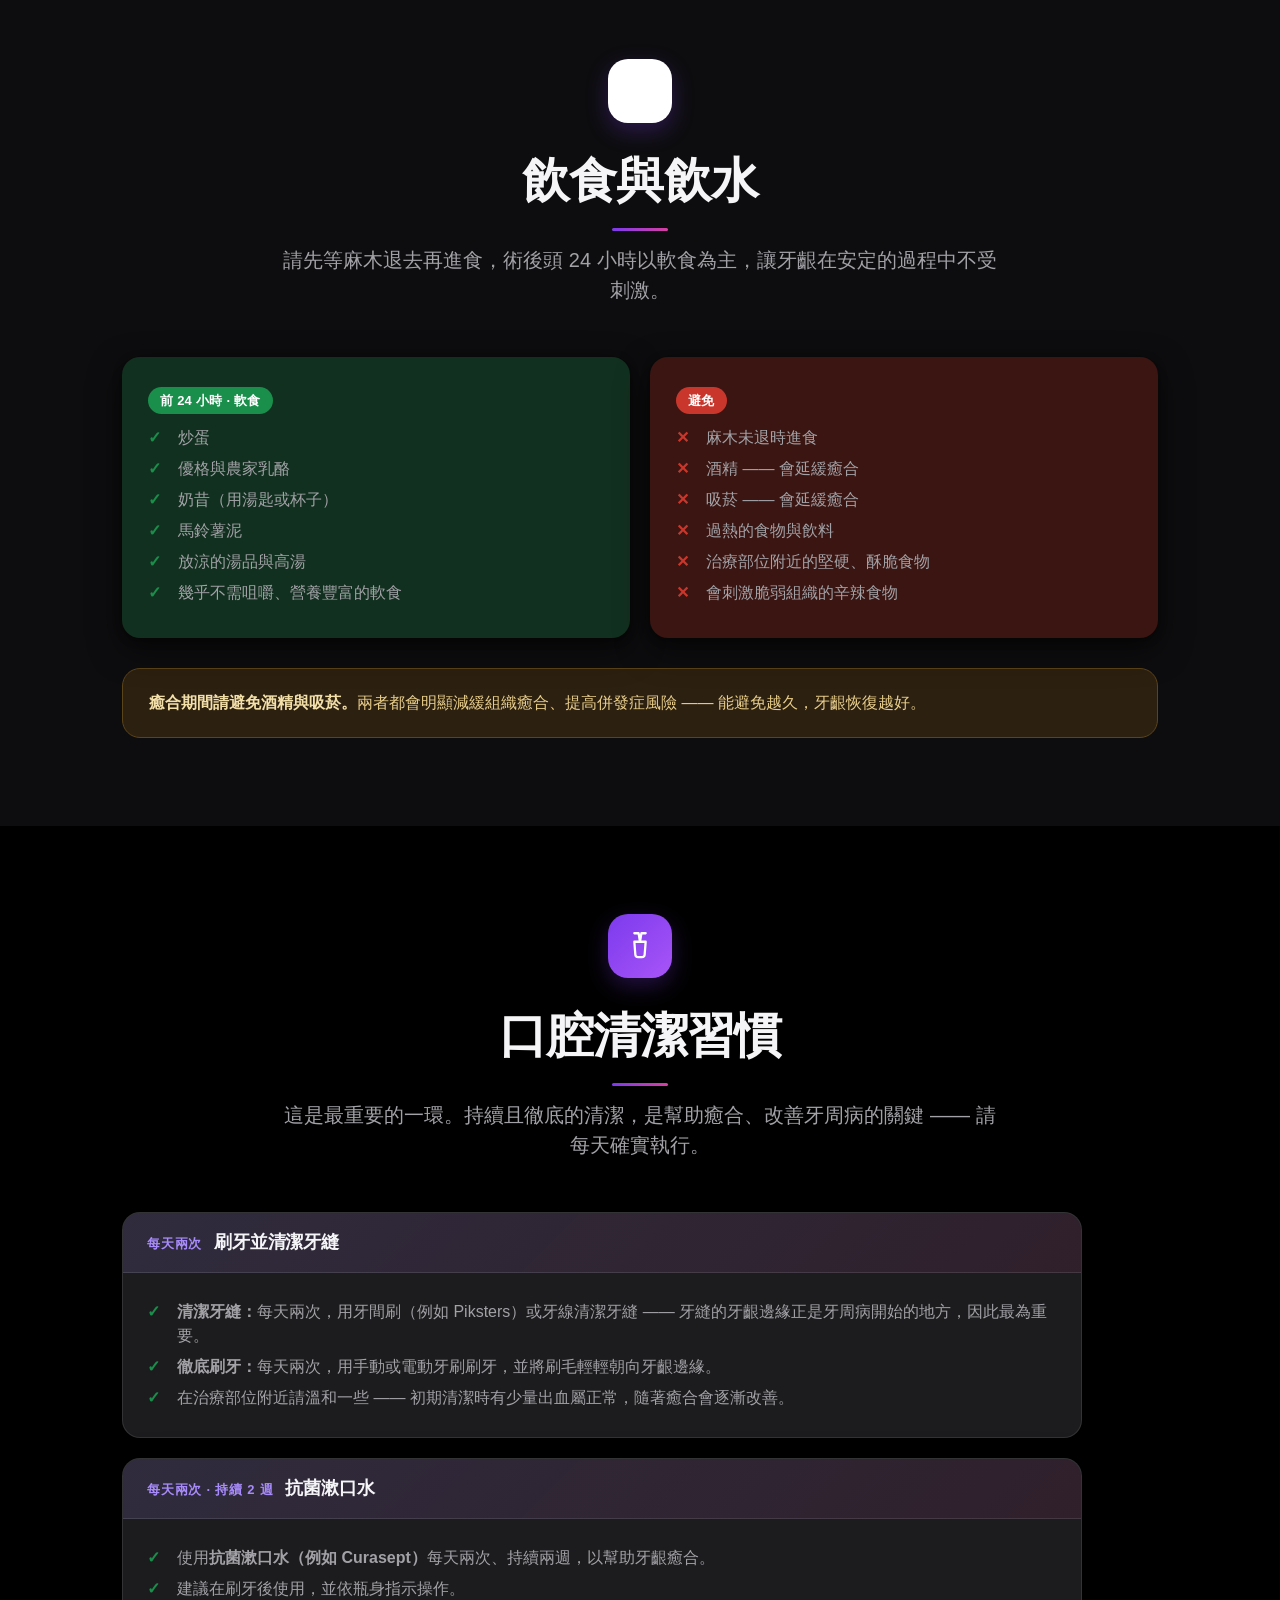
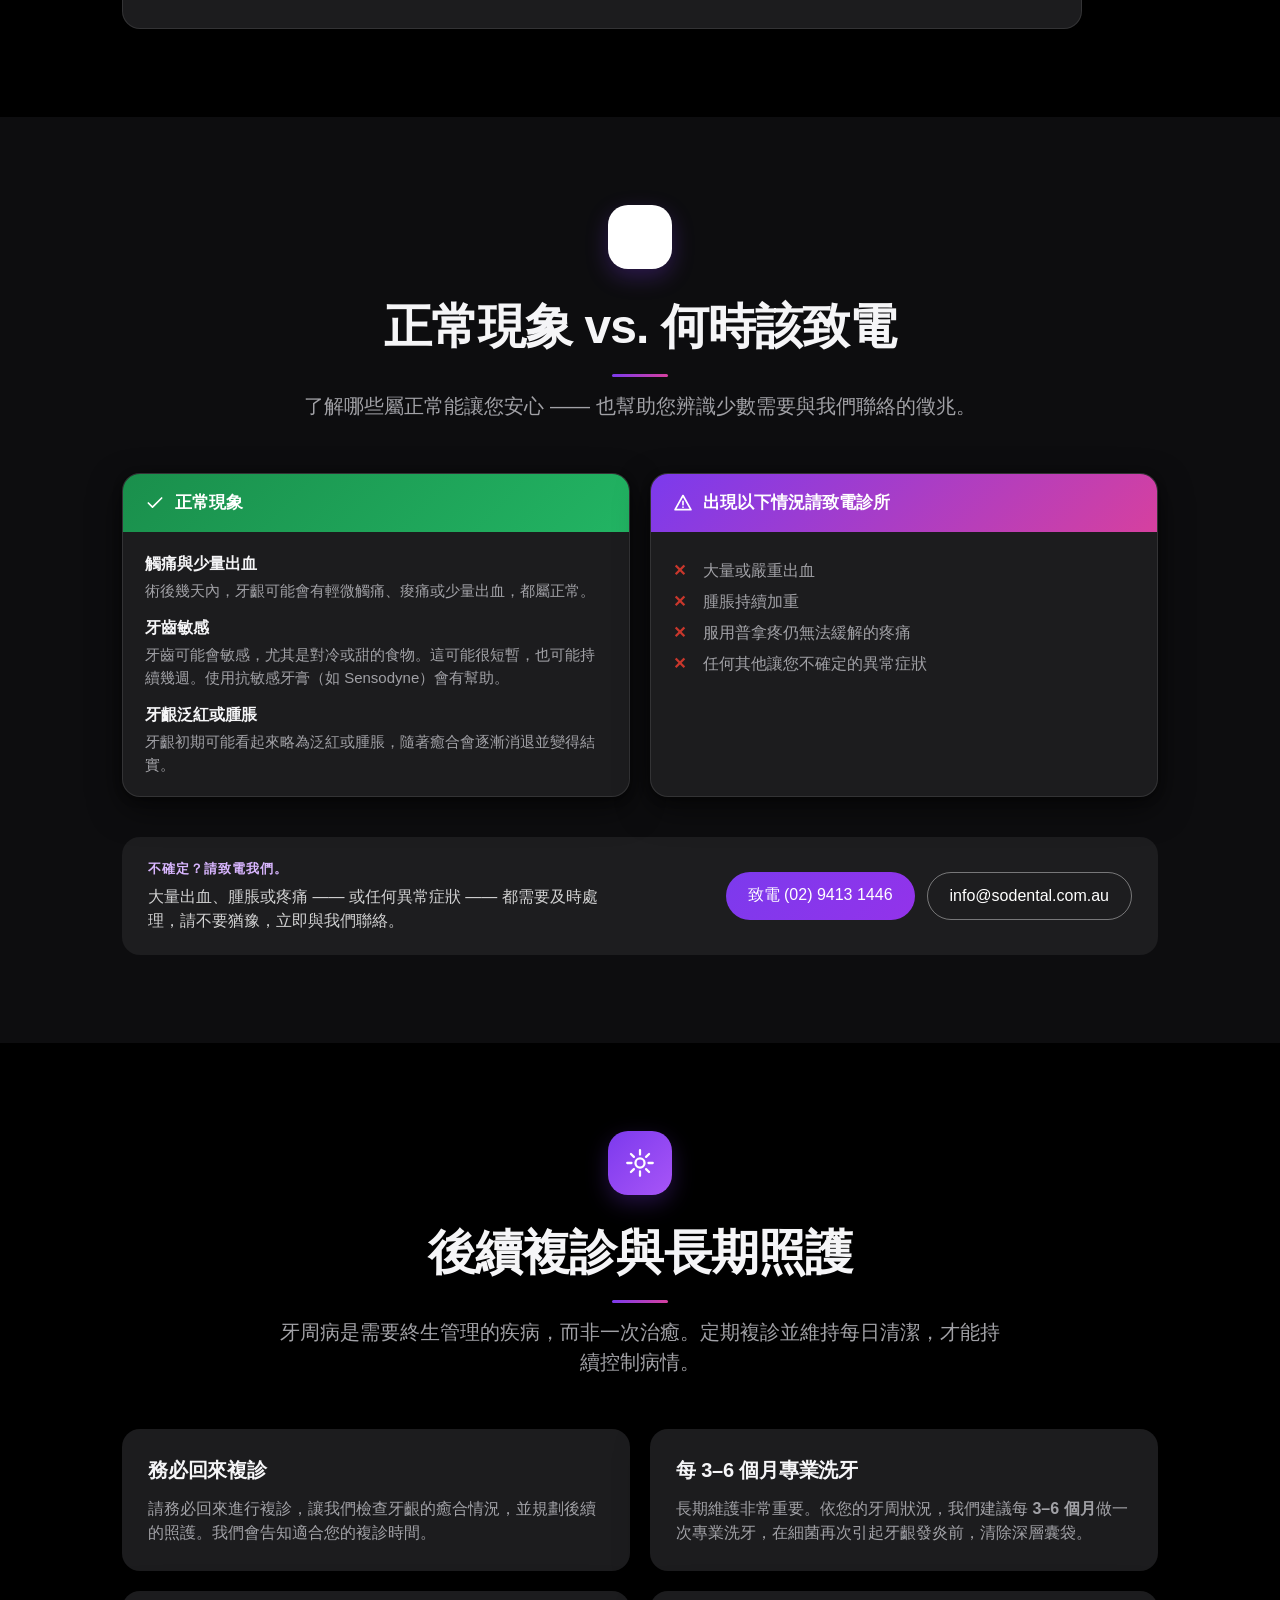
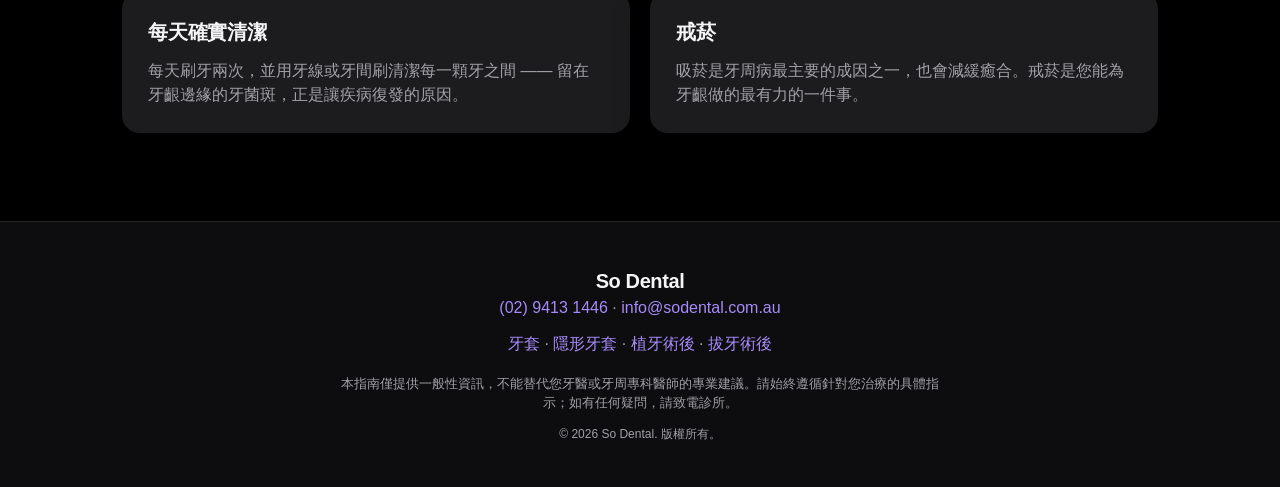
<file: perio-zh.html>
<!doctype html>
<html lang="zh-Hant">
<head>
  <meta charset="utf-8" />
  <meta name="viewport" content="width=device-width, initial-scale=1" />
  <meta name="description" content="So Dental 牙周術後護理 —— 牙周深層清潔（牙結石清創）後如何照護牙齦：止痛、飲食、每日口腔清潔習慣、正常現象與何時該致電，以及後續複診與長期維護。" />
  <title>So Dental — 牙周術後護理</title>
  <link rel="stylesheet" href="styles.css?v=2" />
  <link rel="stylesheet" href="perio.css?v=2" />
</head>
<body>

  <!-- ===================== HERO ===================== -->
  <section class="hero">
    <div class="lang-toggle" role="group" aria-label="語言">
      <a href="perio.html" lang="en">EN</a>
      <a class="is-active" href="perio-zh.html" aria-current="true">中文</a>
    </div>
    <div class="hero__content reveal">
      <p class="hero__eyebrow">So Dental · 牙周恢復</p>
      <h1 class="hero__title">悉心照護，<br />讓牙齦癒合。</h1>
      <p class="hero__subtitle">牙周深層清潔（牙結石清創）後的溫和分步照護 —— 良好的每日清潔，是幫助牙齦癒合、改善牙周狀況的關鍵。</p>
      <div class="hero__actions">
        <a class="btn btn--primary" href="#hygiene">口腔清潔</a>
        <a class="btn btn--ghost" href="#healing">警示訊號</a>
      </div>
    </div>
  </section>

  <!-- ===================== 前 24 小時 ===================== -->
  <section class="section" id="firstday">
    <div class="container">
      <div class="section__head reveal">
        <div class="badge" aria-hidden="true">
          <svg viewBox="0 0 24 24" fill="none" stroke="currentColor" stroke-width="1.6" stroke-linecap="round" stroke-linejoin="round"><circle cx="12" cy="12" r="9"/><path d="M12 7v5l3 2"/></svg>
        </div>
        <h2>術後前幾小時與止痛</h2>
        <p class="section__lead">牙周深層清潔（牙結石清創）是控制牙周病的重要治療。術後前幾個小時，只需讓麻醉退去並保持舒適即可。</p>
      </div>

      <ol class="steps reveal">
        <li>
          <span class="steps__num">1</span>
          <div>
            <h3>先讓麻木退去</h3>
            <p><strong>前 2–4 小時。</strong>若有使用局部麻醉，請等到麻木完全退去後再進食 —— 麻木時很容易不小心咬到或燙傷舌頭、臉頰或嘴唇。</p>
          </div>
        </li>
        <li>
          <span class="steps__num">2</span>
          <div>
            <h3>止痛 —— 需要時才用</h3>
            <p><strong>視需要。</strong>深層清潔後通常不太會疼痛。若感到痠痛，普拿疼（paracetamol）500&nbsp;毫克 —— 一次兩顆、每天最多四次 —— 通常即可緩解。請依包裝指示服用；若您有服用其他藥物，請先諮詢我們或藥師。</p>
          </div>
        </li>
        <li>
          <span class="steps__num">3</span>
          <div>
            <h3>會有些許不適</h3>
            <p><strong>頭幾天。</strong>牙齦輕微觸痛、痠痛或少量出血在術後幾天內都屬正常。請放輕鬆，並避免用手指或舌頭觸碰治療部位。</p>
          </div>
        </li>
      </ol>

      <p class="tip reveal">💡 <strong>小提醒：</strong>良好的每日清潔（見下方）對恢復的幫助遠大於任何止痛藥 —— 這是幫助癒合、控制牙周病的關鍵。</p>
    </div>
  </section>

  <!-- ===================== 飲食 ===================== -->
  <section class="section section--alt" id="diet">
    <div class="container">
      <div class="section__head reveal">
        <div class="badge" aria-hidden="true">
          <svg viewBox="0 0 24 24" fill="none" stroke="currentColor" stroke-width="1.6" stroke-linecap="round" stroke-linejoin="round"><path d="M5 3v7a2 2 0 0 0 2 2h0a2 2 0 0 0 2-2V3M7 12v9M17 3c-1.7 0-3 2-3 5s1.3 4 3 4v9"/></svg>
        </div>
        <h2>飲食與飲水</h2>
        <p class="section__lead">請先等麻木退去再進食，術後頭 24 小時以軟食為主，讓牙齦在安定的過程中不受刺激。</p>
      </div>

      <div class="grid grid--2 reveal">
        <div class="card card--good">
          <h3><span class="pill pill--good">前 24 小時 · 軟食</span></h3>
          <ul class="list list--check">
            <li>炒蛋</li>
            <li>優格與農家乳酪</li>
            <li>奶昔（用湯匙或杯子）</li>
            <li>馬鈴薯泥</li>
            <li>放涼的湯品與高湯</li>
            <li>幾乎不需咀嚼、營養豐富的軟食</li>
          </ul>
        </div>
        <div class="card card--bad">
          <h3><span class="pill pill--bad">避免</span></h3>
          <ul class="list list--cross">
            <li>麻木未退時進食</li>
            <li>酒精 —— 會延緩癒合</li>
            <li>吸菸 —— 會延緩癒合</li>
            <li>過熱的食物與飲料</li>
            <li>治療部位附近的堅硬、酥脆食物</li>
            <li>會刺激脆弱組織的辛辣食物</li>
          </ul>
        </div>
      </div>

      <div class="callout callout--warn reveal">
        <strong>癒合期間請避免酒精與吸菸。</strong>兩者都會明顯減緩組織癒合、提高併發症風險 —— 能避免越久，牙齦恢復越好。
      </div>
    </div>
  </section>

  <!-- ===================== 清潔（phase） ===================== -->
  <section class="section" id="hygiene">
    <div class="container">
      <div class="section__head reveal">
        <div class="badge" aria-hidden="true">
          <svg viewBox="0 0 24 24" fill="none" stroke="currentColor" stroke-width="1.6" stroke-linecap="round" stroke-linejoin="round"><path d="M8 3h3l1 6M12 9l1-6h3M8 9h8l-.7 9a2 2 0 0 1-2 1.9h-2.6a2 2 0 0 1-2-1.9L8 9Z"/></svg>
        </div>
        <h2>口腔清潔習慣</h2>
        <p class="section__lead">這是最重要的一環。持續且徹底的清潔，是幫助癒合、改善牙周病的關鍵 —— 請每天確實執行。</p>
      </div>

      <div class="phase reveal">
        <div class="phase__item">
          <div class="phase__band">
            <span class="phase__when">每天兩次</span>
            <span class="phase__title">刷牙並清潔牙縫</span>
          </div>
          <div class="phase__body">
            <ul class="list list--check">
              <li><strong>清潔牙縫：</strong>每天兩次，用牙間刷（例如 Piksters）或牙線清潔牙縫 —— 牙縫的牙齦邊緣正是牙周病開始的地方，因此最為重要。</li>
              <li><strong>徹底刷牙：</strong>每天兩次，用手動或電動牙刷刷牙，並將刷毛輕輕朝向牙齦邊緣。</li>
              <li>在治療部位附近請溫和一些 —— 初期清潔時有少量出血屬正常，隨著癒合會逐漸改善。</li>
            </ul>
          </div>
        </div>

        <div class="phase__item">
          <div class="phase__band">
            <span class="phase__when">每天兩次 · 持續 2 週</span>
            <span class="phase__title">抗菌漱口水</span>
          </div>
          <div class="phase__body">
            <ul class="list list--check">
              <li>使用<strong>抗菌漱口水（例如 Curasept）</strong>每天兩次、持續兩週，以幫助牙齦癒合。</li>
              <li>建議在刷牙後使用，並依瓶身指示操作。</li>
            </ul>
          </div>
        </div>
      </div>
    </div>
  </section>

  <!-- ===================== 正常 vs 警示（split） ===================== -->
  <section class="section section--alt" id="healing">
    <div class="container">
      <div class="section__head reveal">
        <div class="badge" aria-hidden="true">
          <svg viewBox="0 0 24 24" fill="none" stroke="currentColor" stroke-width="1.6" stroke-linecap="round" stroke-linejoin="round"><path d="M12 21s-7-4.3-9.3-9.2A5 5 0 0 1 12 6a5 5 0 0 1 9.3 5.8C19 16.7 12 21 12 21Z"/></svg>
        </div>
        <h2>正常現象 vs. 何時該致電</h2>
        <p class="section__lead">了解哪些屬正常能讓您安心 —— 也幫助您辨識少數需要與我們聯絡的徵兆。</p>
      </div>

      <div class="split reveal">
        <div class="split__panel split__panel--ok">
          <div class="split__head">
            <svg viewBox="0 0 24 24" fill="none" stroke="currentColor" stroke-width="2" stroke-linecap="round" stroke-linejoin="round" aria-hidden="true"><path d="m20 6-11 11-5-5"/></svg>
            正常現象
          </div>
          <div class="split__body">
            <dl>
              <dt>觸痛與少量出血</dt>
              <dd>術後幾天內，牙齦可能會有輕微觸痛、痠痛或少量出血，都屬正常。</dd>
              <dt>牙齒敏感</dt>
              <dd>牙齒可能會敏感，尤其是對冷或甜的食物。這可能很短暫，也可能持續幾週。使用抗敏感牙膏（如 Sensodyne）會有幫助。</dd>
              <dt>牙齦泛紅或腫脹</dt>
              <dd>牙齦初期可能看起來略為泛紅或腫脹，隨著癒合會逐漸消退並變得結實。</dd>
            </dl>
          </div>
        </div>

        <div class="split__panel split__panel--alert">
          <div class="split__head">
            <svg viewBox="0 0 24 24" fill="none" stroke="currentColor" stroke-width="2" stroke-linecap="round" stroke-linejoin="round" aria-hidden="true"><path d="M12 3 2.5 20h19L12 3Z"/><path d="M12 10v4M12 17h.01"/></svg>
            出現以下情況請致電診所
          </div>
          <div class="split__body">
            <ul class="list list--cross">
              <li>大量或嚴重出血</li>
              <li>腫脹持續加重</li>
              <li>服用普拿疼仍無法緩解的疼痛</li>
              <li>任何其他讓您不確定的異常症狀</li>
            </ul>
          </div>
        </div>
      </div>

      <div class="callout callout--emergency reveal" id="emergency-contact">
        <div>
          <p class="callout__label">不確定？請致電我們。</p>
          <p class="callout__text">大量出血、腫脹或疼痛 —— 或任何異常症狀 —— 都需要及時處理，請不要猶豫，立即與我們聯絡。</p>
        </div>
        <div class="callout__contact">
          <!-- REPLACE: emergency phone & email -->
          <a class="btn btn--primary" href="tel:+61294131446">致電 (02) 9413 1446</a>
          <a class="btn btn--ghost" href="mailto:info@sodental.com.au">info@sodental.com.au</a>
        </div>
      </div>
    </div>
  </section>

  <!-- ===================== 長期維護 ===================== -->
  <section class="section" id="maintenance">
    <div class="container">
      <div class="section__head reveal">
        <div class="badge" aria-hidden="true">
          <svg viewBox="0 0 24 24" fill="none" stroke="currentColor" stroke-width="1.6" stroke-linecap="round" stroke-linejoin="round"><path d="M12 3v3M12 18v3M3 12h3M18 12h3M5.6 5.6l2.1 2.1M16.3 16.3l2.1 2.1M18.4 5.6l-2.1 2.1M7.7 16.3l-2.1 2.1"/><circle cx="12" cy="12" r="3.2"/></svg>
        </div>
        <h2>後續複診與長期照護</h2>
        <p class="section__lead">牙周病是需要終生管理的疾病，而非一次治癒。定期複診並維持每日清潔，才能持續控制病情。</p>
      </div>

      <div class="grid grid--2 reveal">
        <div class="card">
          <h3>務必回來複診</h3>
          <p>請務必回來進行複診，讓我們檢查牙齦的癒合情況，並規劃後續的照護。我們會告知適合您的複診時間。</p>
        </div>
        <div class="card">
          <h3>每 3–6 個月專業洗牙</h3>
          <p>長期維護非常重要。依您的牙周狀況，我們建議每 <strong>3–6 個月</strong>做一次專業洗牙，在細菌再次引起牙齦發炎前，清除深層囊袋。</p>
        </div>
        <div class="card">
          <h3>每天確實清潔</h3>
          <p>每天刷牙兩次，並用牙線或牙間刷清潔每一顆牙之間 —— 留在牙齦邊緣的牙菌斑，正是讓疾病復發的原因。</p>
        </div>
        <div class="card">
          <h3>戒菸</h3>
          <p>吸菸是牙周病最主要的成因之一，也會減緩癒合。戒菸是您能為牙齦做的最有力的一件事。</p>
        </div>
      </div>
    </div>
  </section>

  <!-- ===================== FOOTER ===================== -->
  <footer class="footer">
    <div class="container footer__inner">
      <div>
        <p class="footer__brand">So Dental</p>
        <p class="footer__contact">
          <!-- REPLACE: office phone & email -->
          <a href="tel:+61294131446">(02) 9413 1446</a> · <a href="mailto:info@sodental.com.au">info@sodental.com.au</a>
        </p>
      </div>
      <p class="footer__contact"><a href="index-zh.html">牙套</a> · <a href="aligners-zh.html">隱形牙套</a> · <a href="implants-zh.html">植牙術後</a> · <a href="extraction-zh.html">拔牙術後</a></p>
      <p class="footer__note">本指南僅提供一般性資訊，不能替代您牙醫或牙周專科醫師的專業建議。請始終遵循針對您治療的具體指示；如有任何疑問，請致電診所。</p>
      <p class="footer__copy">© <span id="year"></span> So Dental. 版權所有。</p>
    </div>
  </footer>

  <script src="app.js?v=2"></script>
</body>
</html>
</file>
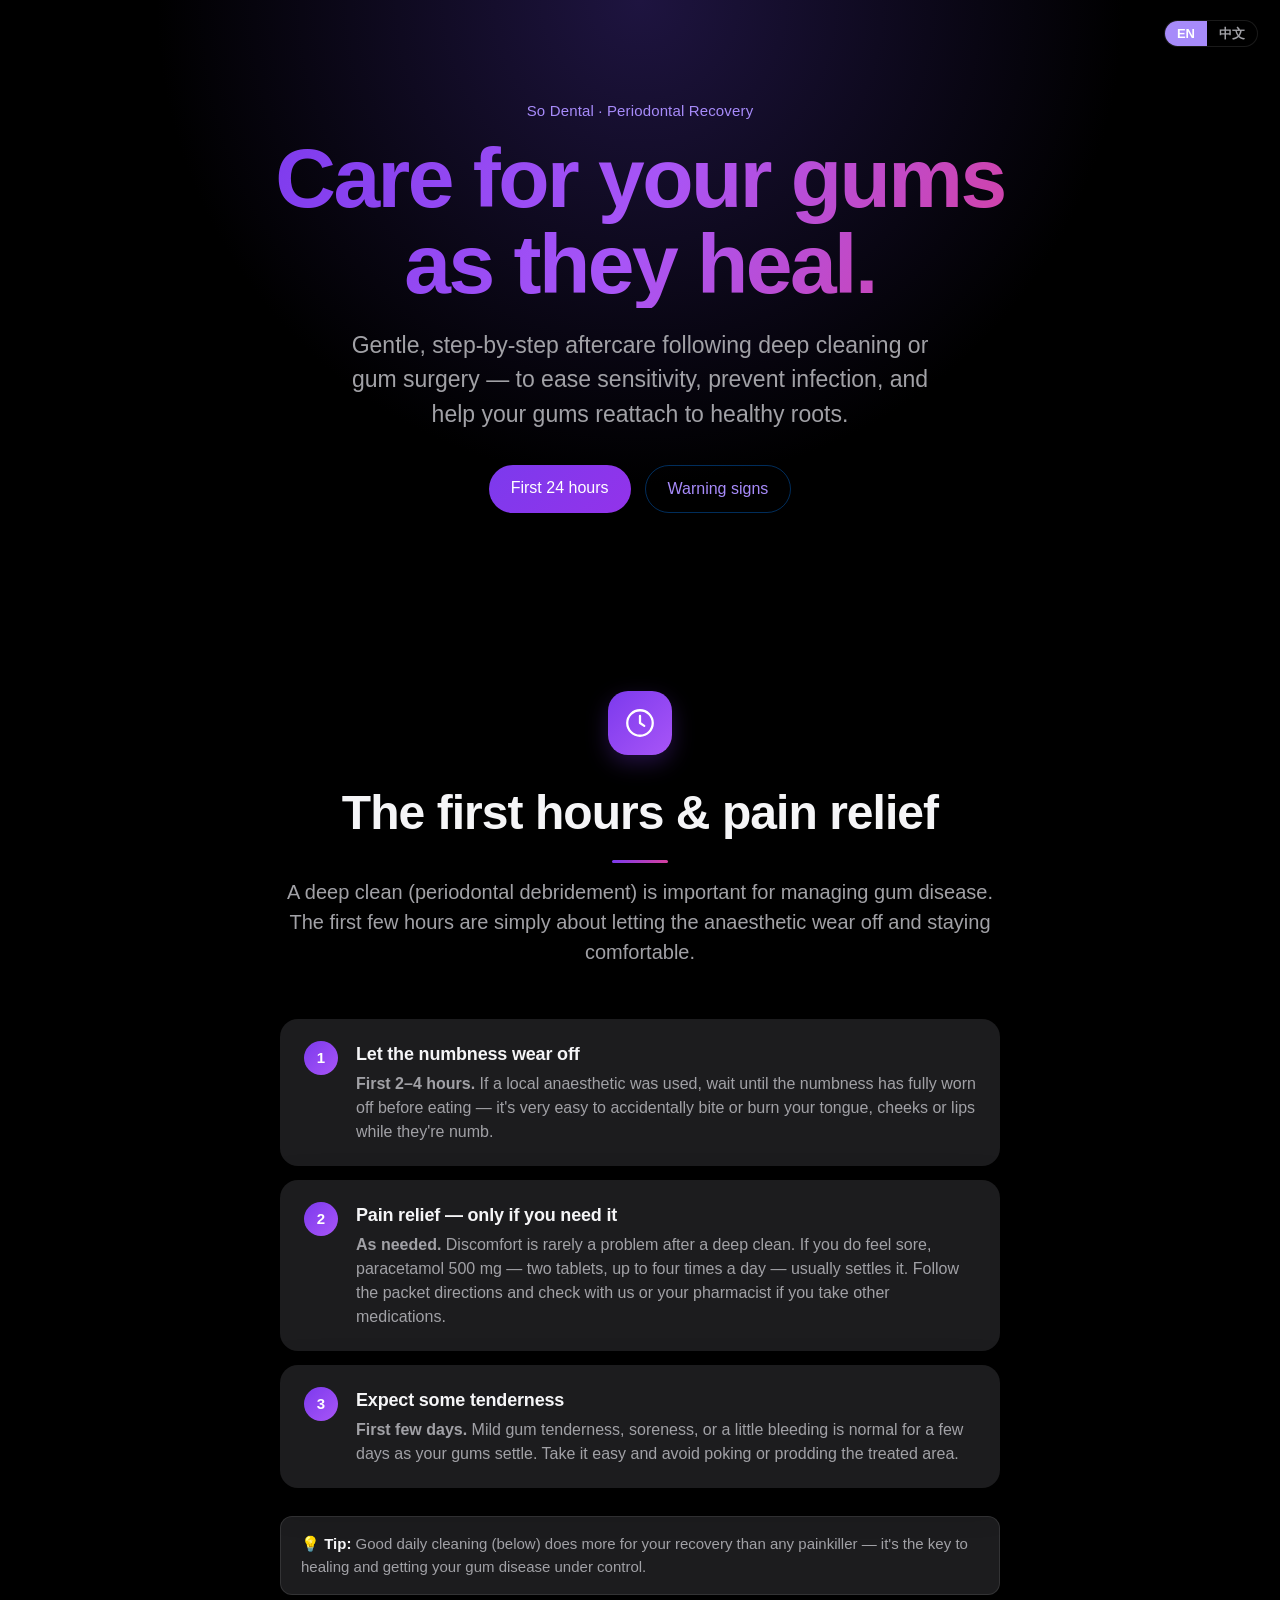
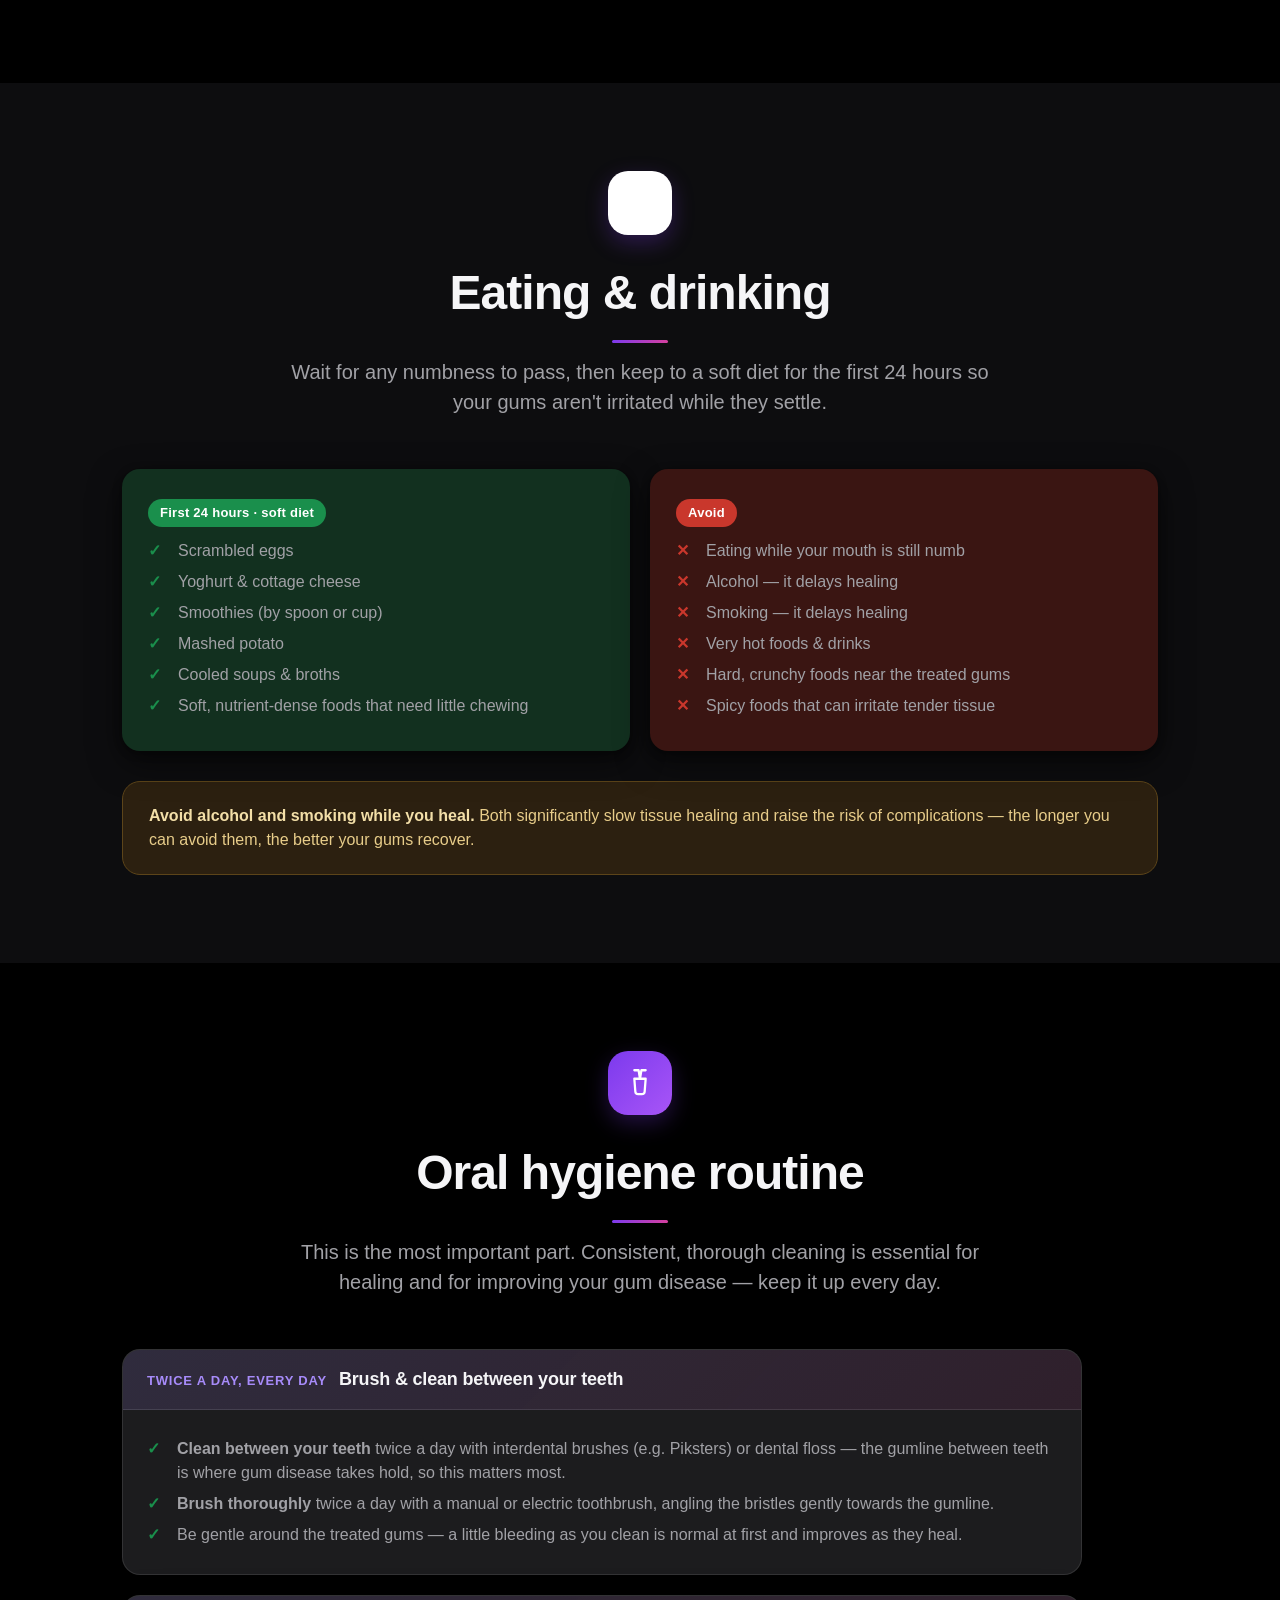
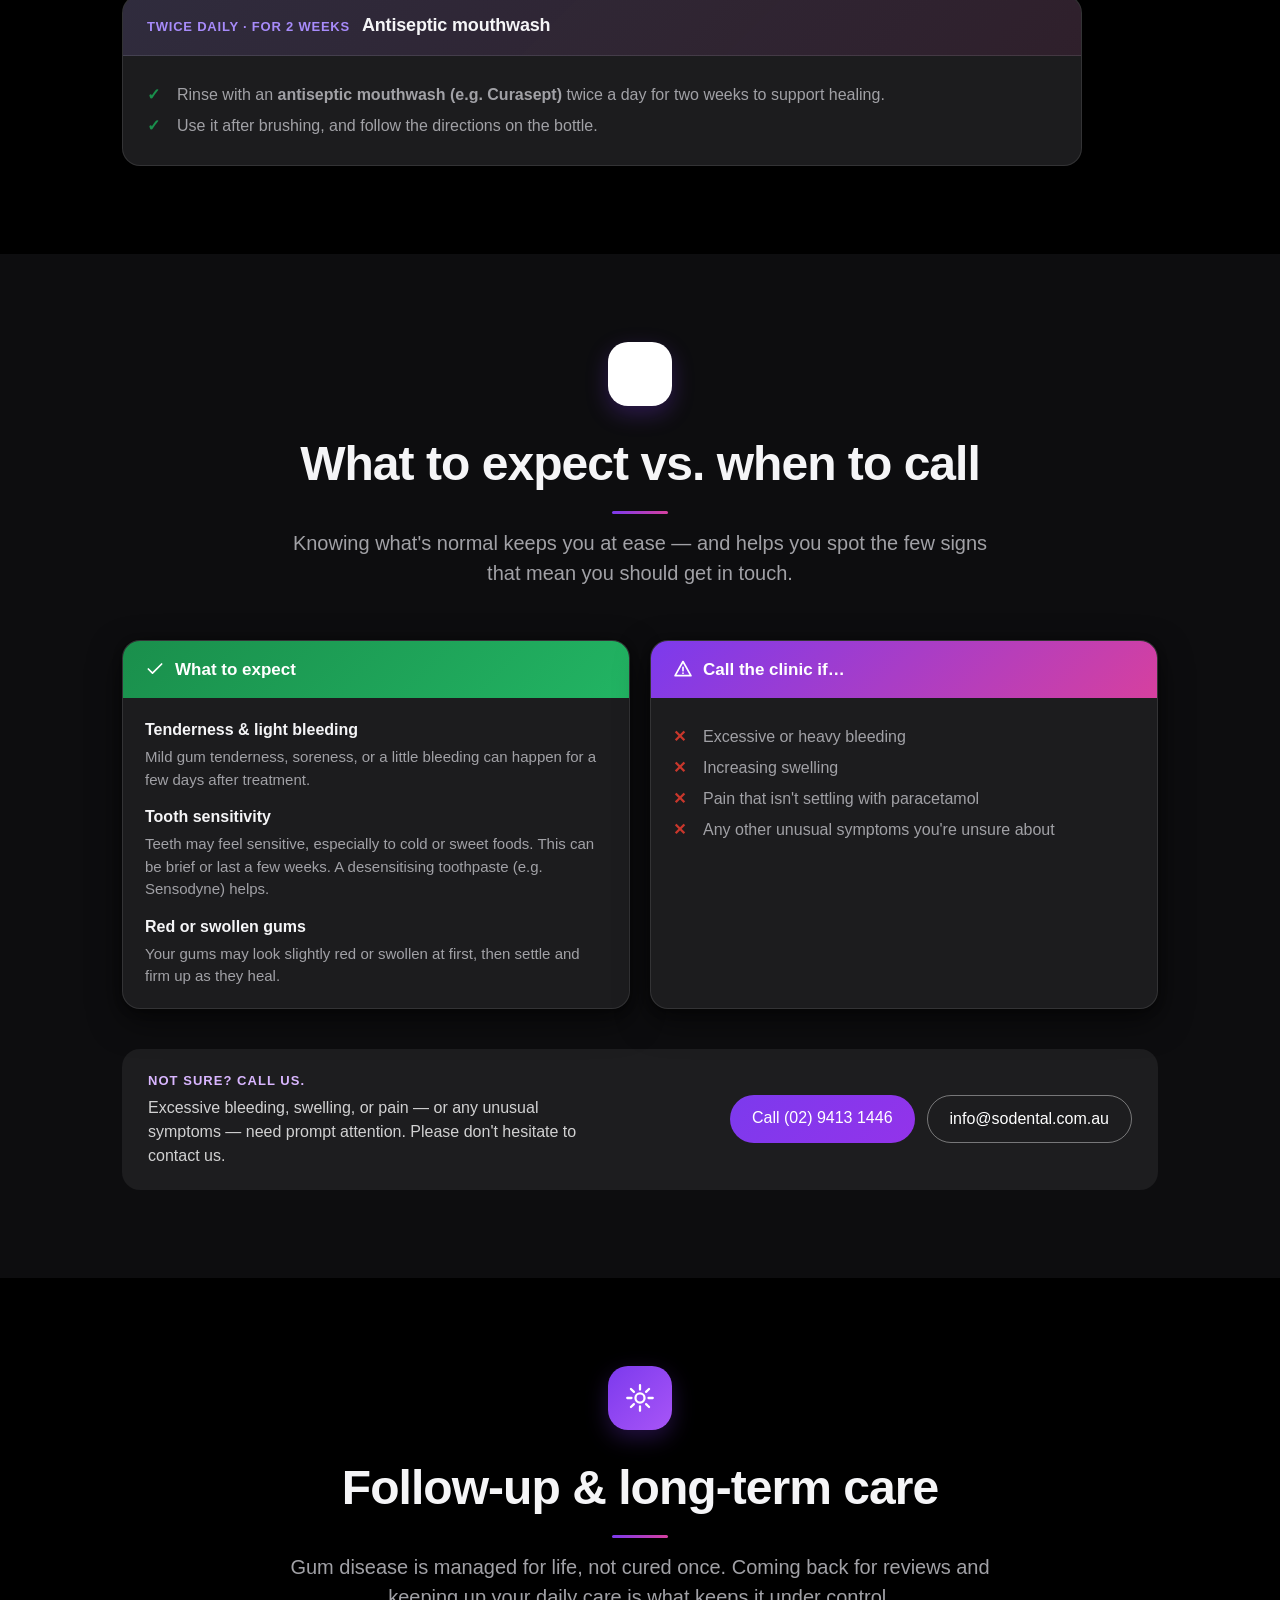
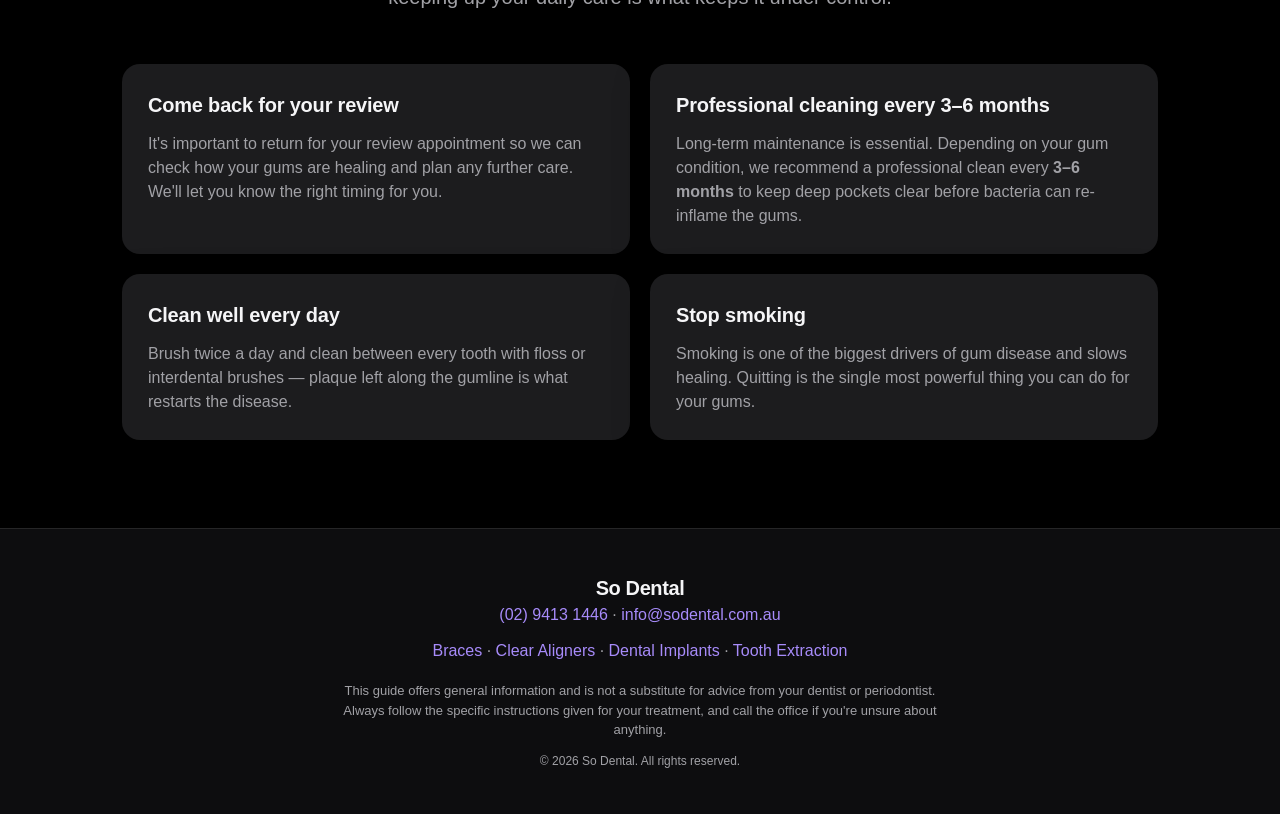
<file: perio.html>
<!doctype html>
<html lang="en">
<head>
  <meta charset="utf-8" />
  <meta name="viewport" content="width=device-width, initial-scale=1" />
  <meta name="description" content="So Dental periodontal aftercare — caring for your gums after a deep clean (periodontal debridement): pain relief, eating & drinking, your daily oral-hygiene routine, what's normal vs when to call, follow-up and long-term maintenance." />
  <title>So Dental — Periodontal Aftercare</title>
  <link rel="stylesheet" href="styles.css?v=2" />
  <link rel="stylesheet" href="perio.css?v=2" />
</head>
<body>

  <!-- ===================== HERO ===================== -->
  <section class="hero">
    <div class="lang-toggle" role="group" aria-label="Language">
      <a class="is-active" href="perio.html" aria-current="true">EN</a>
      <a href="perio-zh.html" lang="zh-Hant">中文</a>
    </div>
    <div class="hero__content reveal">
      <p class="hero__eyebrow">So Dental · Periodontal Recovery</p>
      <h1 class="hero__title">Care for your gums<br />as they heal.</h1>
      <p class="hero__subtitle">Gentle, step-by-step aftercare following deep cleaning or gum surgery — to ease sensitivity, prevent infection, and help your gums reattach to healthy roots.</p>
      <div class="hero__actions">
        <a class="btn btn--primary" href="#firstday">First 24 hours</a>
        <a class="btn btn--ghost" href="#healing">Warning signs</a>
      </div>
    </div>
  </section>

  <!-- ===================== FIRST 24 HOURS ===================== -->
  <section class="section" id="firstday">
    <div class="container">
      <div class="section__head reveal">
        <div class="badge" aria-hidden="true">
          <!-- clock icon -->
          <svg viewBox="0 0 24 24" fill="none" stroke="currentColor" stroke-width="1.6" stroke-linecap="round" stroke-linejoin="round"><circle cx="12" cy="12" r="9"/><path d="M12 7v5l3 2"/></svg>
        </div>
        <h2>The first hours &amp; pain relief</h2>
        <p class="section__lead">A deep clean (periodontal debridement) is important for managing gum disease. The first few hours are simply about letting the anaesthetic wear off and staying comfortable.</p>
      </div>

      <ol class="steps reveal">
        <li>
          <span class="steps__num">1</span>
          <div>
            <h3>Let the numbness wear off</h3>
            <p><strong>First 2–4 hours.</strong> If a local anaesthetic was used, wait until the numbness has fully worn off before eating — it's very easy to accidentally bite or burn your tongue, cheeks or lips while they're numb.</p>
          </div>
        </li>
        <li>
          <span class="steps__num">2</span>
          <div>
            <h3>Pain relief — only if you need it</h3>
            <p><strong>As needed.</strong> Discomfort is rarely a problem after a deep clean. If you do feel sore, paracetamol 500&nbsp;mg — two tablets, up to four times a day — usually settles it. Follow the packet directions and check with us or your pharmacist if you take other medications.</p>
          </div>
        </li>
        <li>
          <span class="steps__num">3</span>
          <div>
            <h3>Expect some tenderness</h3>
            <p><strong>First few days.</strong> Mild gum tenderness, soreness, or a little bleeding is normal for a few days as your gums settle. Take it easy and avoid poking or prodding the treated area.</p>
          </div>
        </li>
      </ol>

      <p class="tip reveal">💡 <strong>Tip:</strong> Good daily cleaning (below) does more for your recovery than any painkiller — it's the key to healing and getting your gum disease under control.</p>
    </div>
  </section>

  <!-- ===================== DIET ===================== -->
  <section class="section section--alt" id="diet">
    <div class="container">
      <div class="section__head reveal">
        <div class="badge" aria-hidden="true">
          <svg viewBox="0 0 24 24" fill="none" stroke="currentColor" stroke-width="1.6" stroke-linecap="round" stroke-linejoin="round"><path d="M5 3v7a2 2 0 0 0 2 2h0a2 2 0 0 0 2-2V3M7 12v9M17 3c-1.7 0-3 2-3 5s1.3 4 3 4v9"/></svg>
        </div>
        <h2>Eating &amp; drinking</h2>
        <p class="section__lead">Wait for any numbness to pass, then keep to a soft diet for the first 24 hours so your gums aren't irritated while they settle.</p>
      </div>

      <div class="grid grid--2 reveal">
        <div class="card card--good">
          <h3><span class="pill pill--good">First 24 hours · soft diet</span></h3>
          <ul class="list list--check">
            <li>Scrambled eggs</li>
            <li>Yoghurt &amp; cottage cheese</li>
            <li>Smoothies (by spoon or cup)</li>
            <li>Mashed potato</li>
            <li>Cooled soups &amp; broths</li>
            <li>Soft, nutrient-dense foods that need little chewing</li>
          </ul>
        </div>
        <div class="card card--bad">
          <h3><span class="pill pill--bad">Avoid</span></h3>
          <ul class="list list--cross">
            <li>Eating while your mouth is still numb</li>
            <li>Alcohol — it delays healing</li>
            <li>Smoking — it delays healing</li>
            <li>Very hot foods &amp; drinks</li>
            <li>Hard, crunchy foods near the treated gums</li>
            <li>Spicy foods that can irritate tender tissue</li>
          </ul>
        </div>
      </div>

      <div class="callout callout--warn reveal">
        <strong>Avoid alcohol and smoking while you heal.</strong> Both significantly slow tissue healing and raise the risk of complications — the longer you can avoid them, the better your gums recover.
      </div>
    </div>
  </section>

  <!-- ===================== HYGIENE (PHASE COMPONENT) ===================== -->
  <section class="section" id="hygiene">
    <div class="container">
      <div class="section__head reveal">
        <div class="badge" aria-hidden="true">
          <svg viewBox="0 0 24 24" fill="none" stroke="currentColor" stroke-width="1.6" stroke-linecap="round" stroke-linejoin="round"><path d="M8 3h3l1 6M12 9l1-6h3M8 9h8l-.7 9a2 2 0 0 1-2 1.9h-2.6a2 2 0 0 1-2-1.9L8 9Z"/></svg>
        </div>
        <h2>Oral hygiene routine</h2>
        <p class="section__lead">This is the most important part. Consistent, thorough cleaning is essential for healing and for improving your gum disease — keep it up every day.</p>
      </div>

      <div class="phase reveal">
        <div class="phase__item">
          <div class="phase__band">
            <span class="phase__when">Twice a day, every day</span>
            <span class="phase__title">Brush &amp; clean between your teeth</span>
          </div>
          <div class="phase__body">
            <ul class="list list--check">
              <li><strong>Clean between your teeth</strong> twice a day with interdental brushes (e.g. Piksters) or dental floss — the gumline between teeth is where gum disease takes hold, so this matters most.</li>
              <li><strong>Brush thoroughly</strong> twice a day with a manual or electric toothbrush, angling the bristles gently towards the gumline.</li>
              <li>Be gentle around the treated gums — a little bleeding as you clean is normal at first and improves as they heal.</li>
            </ul>
          </div>
        </div>

        <div class="phase__item">
          <div class="phase__band">
            <span class="phase__when">Twice daily · for 2 weeks</span>
            <span class="phase__title">Antiseptic mouthwash</span>
          </div>
          <div class="phase__body">
            <ul class="list list--check">
              <li>Rinse with an <strong>antiseptic mouthwash (e.g. Curasept)</strong> twice a day for two weeks to support healing.</li>
              <li>Use it after brushing, and follow the directions on the bottle.</li>
            </ul>
          </div>
        </div>
      </div>
    </div>
  </section>

  <!-- ===================== HEALING: NORMAL VS WARNING (SPLIT) ===================== -->
  <section class="section section--alt" id="healing">
    <div class="container">
      <div class="section__head reveal">
        <div class="badge" aria-hidden="true">
          <svg viewBox="0 0 24 24" fill="none" stroke="currentColor" stroke-width="1.6" stroke-linecap="round" stroke-linejoin="round"><path d="M12 21s-7-4.3-9.3-9.2A5 5 0 0 1 12 6a5 5 0 0 1 9.3 5.8C19 16.7 12 21 12 21Z"/></svg>
        </div>
        <h2>What to expect vs. when to call</h2>
        <p class="section__lead">Knowing what's normal keeps you at ease — and helps you spot the few signs that mean you should get in touch.</p>
      </div>

      <div class="split reveal">
        <div class="split__panel split__panel--ok">
          <div class="split__head">
            <svg viewBox="0 0 24 24" fill="none" stroke="currentColor" stroke-width="2" stroke-linecap="round" stroke-linejoin="round" aria-hidden="true"><path d="m20 6-11 11-5-5"/></svg>
            What to expect
          </div>
          <div class="split__body">
            <dl>
              <dt>Tenderness &amp; light bleeding</dt>
              <dd>Mild gum tenderness, soreness, or a little bleeding can happen for a few days after treatment.</dd>
              <dt>Tooth sensitivity</dt>
              <dd>Teeth may feel sensitive, especially to cold or sweet foods. This can be brief or last a few weeks. A desensitising toothpaste (e.g. Sensodyne) helps.</dd>
              <dt>Red or swollen gums</dt>
              <dd>Your gums may look slightly red or swollen at first, then settle and firm up as they heal.</dd>
            </dl>
          </div>
        </div>

        <div class="split__panel split__panel--alert">
          <div class="split__head">
            <svg viewBox="0 0 24 24" fill="none" stroke="currentColor" stroke-width="2" stroke-linecap="round" stroke-linejoin="round" aria-hidden="true"><path d="M12 3 2.5 20h19L12 3Z"/><path d="M12 10v4M12 17h.01"/></svg>
            Call the clinic if…
          </div>
          <div class="split__body">
            <ul class="list list--cross">
              <li>Excessive or heavy bleeding</li>
              <li>Increasing swelling</li>
              <li>Pain that isn't settling with paracetamol</li>
              <li>Any other unusual symptoms you're unsure about</li>
            </ul>
          </div>
        </div>
      </div>

      <div class="callout callout--emergency reveal" id="emergency-contact">
        <div>
          <p class="callout__label">Not sure? Call us.</p>
          <p class="callout__text">Excessive bleeding, swelling, or pain — or any unusual symptoms — need prompt attention. Please don't hesitate to contact us.</p>
        </div>
        <div class="callout__contact">
          <!-- REPLACE: emergency phone & email -->
          <a class="btn btn--primary" href="tel:+61294131446">Call (02) 9413 1446</a>
          <a class="btn btn--ghost" href="mailto:info@sodental.com.au">info@sodental.com.au</a>
        </div>
      </div>
    </div>
  </section>

  <!-- ===================== LONG-TERM MAINTENANCE ===================== -->
  <section class="section" id="maintenance">
    <div class="container">
      <div class="section__head reveal">
        <div class="badge" aria-hidden="true">
          <svg viewBox="0 0 24 24" fill="none" stroke="currentColor" stroke-width="1.6" stroke-linecap="round" stroke-linejoin="round"><path d="M12 3v3M12 18v3M3 12h3M18 12h3M5.6 5.6l2.1 2.1M16.3 16.3l2.1 2.1M18.4 5.6l-2.1 2.1M7.7 16.3l-2.1 2.1"/><circle cx="12" cy="12" r="3.2"/></svg>
        </div>
        <h2>Follow-up &amp; long-term care</h2>
        <p class="section__lead">Gum disease is managed for life, not cured once. Coming back for reviews and keeping up your daily care is what keeps it under control.</p>
      </div>

      <div class="grid grid--2 reveal">
        <div class="card">
          <h3>Come back for your review</h3>
          <p>It's important to return for your review appointment so we can check how your gums are healing and plan any further care. We'll let you know the right timing for you.</p>
        </div>
        <div class="card">
          <h3>Professional cleaning every 3–6 months</h3>
          <p>Long-term maintenance is essential. Depending on your gum condition, we recommend a professional clean every <strong>3–6 months</strong> to keep deep pockets clear before bacteria can re-inflame the gums.</p>
        </div>
        <div class="card">
          <h3>Clean well every day</h3>
          <p>Brush twice a day and clean between every tooth with floss or interdental brushes — plaque left along the gumline is what restarts the disease.</p>
        </div>
        <div class="card">
          <h3>Stop smoking</h3>
          <p>Smoking is one of the biggest drivers of gum disease and slows healing. Quitting is the single most powerful thing you can do for your gums.</p>
        </div>
      </div>
    </div>
  </section>

  <!-- ===================== FOOTER ===================== -->
  <footer class="footer">
    <div class="container footer__inner">
      <div>
        <p class="footer__brand">So Dental</p>
        <p class="footer__contact">
          <!-- REPLACE: office phone & email -->
          <a href="tel:+61294131446">(02) 9413 1446</a> · <a href="mailto:info@sodental.com.au">info@sodental.com.au</a>
        </p>
      </div>
      <p class="footer__contact"><a href="index.html">Braces</a> · <a href="aligners.html">Clear Aligners</a> · <a href="implants.html">Dental Implants</a> · <a href="extraction.html">Tooth Extraction</a></p>
      <p class="footer__note">This guide offers general information and is not a substitute for advice from your dentist or periodontist. Always follow the specific instructions given for your treatment, and call the office if you're unsure about anything.</p>
      <p class="footer__copy">© <span id="year"></span> So Dental. All rights reserved.</p>
    </div>
  </footer>

  <script src="app.js?v=2"></script>
</body>
</html>
</file>
<file: styles.css>
/* ===================== TOKENS ===================== */
:root {
  --bg: #fbfbfd;
  --bg-alt: #f5f5f7;
  --text: #1d1d1f;
  --text-soft: #6e6e73;
  --accent: #0071e3;
  --accent-dark: #0060c8;
  --good: #1a8f4c;
  --good-bg: #eaf7ef;
  --bad: #c9372c;
  --bad-bg: #fdecea;
  --warn-bg: #fff6e6;
  --warn-border: #f0c86a;
  --card: #ffffff;
  --border: rgba(0, 0, 0, 0.08);
  --shadow: 0 2px 8px rgba(0, 0, 0, 0.04), 0 12px 32px rgba(0, 0, 0, 0.06);
  --radius: 18px;
  --radius-sm: 12px;
  --maxw: 1080px;
  --font: -apple-system, BlinkMacSystemFont, "SF Pro Display", "SF Pro Text",
    "Helvetica Neue", Arial, sans-serif;
}

* { box-sizing: border-box; }

html { scroll-behavior: smooth; scroll-padding-top: 72px; }

body {
  margin: 0;
  font-family: var(--font);
  color: var(--text);
  background: var(--bg);
  line-height: 1.5;
  -webkit-font-smoothing: antialiased;
  text-rendering: optimizeLegibility;
}

a { color: inherit; text-decoration: none; }

.container { max-width: var(--maxw); margin: 0 auto; padding: 0 22px; }

/* ===================== LANGUAGE TOGGLE ===================== */
/* EN/中文 pill — floated top-right inside the hero on every page */
.lang-toggle {
  display: inline-flex;
  align-items: center;
  border: 1px solid var(--border);
  border-radius: 980px;
  overflow: hidden;
  font-size: 13px;
  line-height: 1;
}
.lang-toggle a {
  padding: 6px 12px;
  color: var(--text-soft);
  font-weight: 600;
  transition: background 0.2s ease, color 0.2s ease;
}
.lang-toggle a.is-active { background: var(--accent); color: #fff; }
.lang-toggle a:not(.is-active):hover { color: var(--text); }

/* ===================== BUTTONS ===================== */
.btn {
  display: inline-block;
  font-size: 16px;
  font-weight: 500;
  padding: 11px 22px;
  border-radius: 980px;
  transition: transform 0.15s ease, background 0.2s ease, color 0.2s ease;
  white-space: nowrap;
}
.btn:active { transform: scale(0.97); }
.btn--sm { font-size: 14px; padding: 8px 18px; }

.btn--primary { background: var(--accent); color: #fff; }
.btn--primary:hover { background: var(--accent-dark); }

.btn--ghost { color: var(--accent); border: 1px solid rgba(0, 113, 227, 0.4); }
.btn--ghost:hover { background: rgba(0, 113, 227, 0.06); }

/* ===================== HERO ===================== */
.hero {
  position: relative;
  text-align: center;
  padding: 100px 22px 90px;
  background: radial-gradient(circle at 50% 0%, #eef4ff 0%, var(--bg) 55%);
}
.hero__content { max-width: 760px; margin: 0 auto; }

/* language pill sits at the hero's top-right corner */
.hero .lang-toggle {
  position: absolute;
  top: 20px;
  right: 22px;
  z-index: 10;
  background: rgba(255, 255, 255, 0.7);
  backdrop-filter: saturate(180%) blur(12px);
  -webkit-backdrop-filter: saturate(180%) blur(12px);
}

.hero__eyebrow {
  font-size: 15px;
  color: var(--accent);
  font-weight: 500;
  margin: 0 0 12px;
  letter-spacing: 0.01em;
}
.hero__title {
  font-size: clamp(44px, 8vw, 84px);
  line-height: 1.03;
  letter-spacing: -0.03em;
  font-weight: 700;
  margin: 0 0 20px;
}
.hero__subtitle {
  font-size: clamp(18px, 2.5vw, 23px);
  color: var(--text-soft);
  margin: 0 auto 34px;
  max-width: 620px;
}
.hero__actions { display: flex; gap: 14px; justify-content: center; flex-wrap: wrap; }

/* ===================== SECTIONS ===================== */
.section { padding: 88px 0; }
.section--alt { background: var(--bg-alt); }

.section__head { text-align: center; max-width: 720px; margin: 0 auto 52px; }
.section__head h2 {
  font-size: clamp(32px, 5vw, 48px);
  letter-spacing: -0.02em;
  font-weight: 700;
  margin: 0 0 14px;
}
.section__lead { font-size: clamp(17px, 2.2vw, 20px); color: var(--text-soft); margin: 0; }

.subhead {
  font-size: 22px;
  font-weight: 600;
  letter-spacing: -0.01em;
  margin: 44px 0 22px;
  text-align: center;
}

.badge {
  width: 64px;
  height: 64px;
  margin: 0 auto 22px;
  display: grid;
  place-items: center;
  border-radius: 20px;
  background: #fff;
  color: var(--accent);
  box-shadow: var(--shadow);
}
.badge svg { width: 34px; height: 34px; }
.section--alt .badge { background: #fff; }

/* ===================== STEPS ===================== */
.steps {
  list-style: none;
  counter-reset: step;
  margin: 0 auto;
  padding: 0;
  max-width: 720px;
  display: grid;
  gap: 14px;
}
.steps li {
  display: flex;
  gap: 18px;
  align-items: flex-start;
  background: var(--card);
  border-radius: var(--radius);
  padding: 22px 24px;
  box-shadow: var(--shadow);
}
.steps__num {
  flex: none;
  width: 34px;
  height: 34px;
  border-radius: 50%;
  background: var(--accent);
  color: #fff;
  font-weight: 600;
  display: grid;
  place-items: center;
  font-size: 15px;
}
.steps h3 { margin: 0 0 4px; font-size: 18px; letter-spacing: -0.01em; }
.steps p { margin: 0; color: var(--text-soft); }

/* ===================== TIMELINE ===================== */
.timeline {
  position: relative;
  max-width: 860px;
  margin: 0 auto;
  padding: 8px 0;
  list-style: none;
}
/* the connecting line */
.timeline::before {
  content: "";
  position: absolute;
  top: 0;
  bottom: 0;
  left: 50%;
  transform: translateX(-50%);
  width: 2px;
  background: linear-gradient(180deg, transparent, var(--accent) 10%, var(--accent) 90%, transparent);
  opacity: 0.35;
  z-index: 0;
}

.timeline__item {
  position: relative;
  display: grid;
  grid-template-columns: 1fr 48px 1fr;
  align-items: center;
  column-gap: 10px;
  margin: 6px 0;
}

/* node marker sits on the line */
.timeline__marker {
  grid-column: 2;
  justify-self: center;
  z-index: 2;
  width: 44px;
  height: 44px;
  border-radius: 50%;
  background: var(--accent);
  color: #fff;
  font-weight: 600;
  font-size: 16px;
  display: grid;
  place-items: center;
  box-shadow: 0 0 0 5px var(--bg), 0 6px 16px rgba(0, 0, 0, 0.14);
}

.timeline__card {
  position: relative;
  z-index: 1;
  background: var(--card);
  border-radius: var(--radius);
  padding: 18px 22px;
  box-shadow: var(--shadow);
}
/* small connector from card to the centre line */
.timeline__card::after {
  content: "";
  position: absolute;
  top: 50%;
  width: 22px;
  height: 2px;
  background: var(--accent);
  opacity: 0.35;
}

.timeline__item:nth-child(odd) .timeline__card { grid-column: 1; text-align: right; }
.timeline__item:nth-child(odd) .timeline__card::after { right: -22px; }
.timeline__item:nth-child(even) .timeline__card { grid-column: 3; text-align: left; }
.timeline__item:nth-child(even) .timeline__card::after { left: -22px; }

.timeline__when {
  display: inline-block;
  font-size: 13px;
  font-weight: 600;
  letter-spacing: 0.02em;
  color: var(--accent);
  margin-bottom: 4px;
}
.timeline__card h3 { margin: 0 0 6px; font-size: 19px; letter-spacing: -0.01em; }
.timeline__card p { margin: 0; color: var(--text-soft); font-size: 15px; }

/* collapse to a single left rail on small screens */
@media (max-width: 720px) {
  .timeline::before { left: 21px; }
  .timeline__item {
    grid-template-columns: 44px 1fr;
    column-gap: 16px;
    align-items: start;
    margin: 4px 0;
  }
  .timeline__marker { grid-column: 1; align-self: start; }
  .timeline__item:nth-child(odd) .timeline__card,
  .timeline__item:nth-child(even) .timeline__card {
    grid-column: 2;
    text-align: left;
  }
  .timeline__card::after { display: none; }
}

/* ===================== GRID + CARDS ===================== */
.grid { display: grid; gap: 20px; }
.grid--2 { grid-template-columns: repeat(2, 1fr); }
.grid--3 { grid-template-columns: repeat(3, 1fr); }
.grid--cards { grid-template-columns: repeat(4, 1fr); }

.card {
  background: var(--card);
  border-radius: var(--radius);
  padding: 26px 26px;
  box-shadow: var(--shadow);
}
.card h3 { margin: 0 0 12px; font-size: 20px; letter-spacing: -0.01em; }
.card h4 { margin: 0 0 8px; font-size: 17px; letter-spacing: -0.01em; }
.card p { margin: 0; color: var(--text-soft); }

.card--good { background: var(--good-bg); }
.card--bad { background: var(--bad-bg); }

/* ===================== LISTS ===================== */
.list { margin: 0; padding-left: 20px; color: var(--text-soft); }
.list li { margin: 7px 0; }
.list--check, .list--cross { list-style: none; padding-left: 0; }
.list--check li, .list--cross li { position: relative; padding-left: 30px; }
.list--check li::before,
.list--cross li::before {
  position: absolute;
  left: 0;
  top: 0;
  font-weight: 700;
}
.list--check li::before { content: "✓"; color: var(--good); }
.list--cross li::before { content: "✕"; color: var(--bad); }

.pill {
  display: inline-block;
  font-size: 13px;
  font-weight: 600;
  padding: 4px 12px;
  border-radius: 980px;
  letter-spacing: 0.02em;
}
.pill--good { background: var(--good); color: #fff; }
.pill--bad { background: var(--bad); color: #fff; }

/* ===================== TIPS / CALLOUTS ===================== */
.tip {
  max-width: 720px;
  margin: 28px auto 0;
  background: #fff;
  border: 1px solid var(--border);
  border-radius: var(--radius-sm);
  padding: 16px 20px;
  color: var(--text-soft);
  font-size: 15px;
}
.tip strong { color: var(--text); }

.callout {
  margin-top: 30px;
  border-radius: var(--radius);
  padding: 22px 26px;
}
.callout--warn {
  background: var(--warn-bg);
  border: 1px solid var(--warn-border);
  color: #6b4e00;
}
.callout--warn strong { color: #5a3d00; }

.callout--emergency {
  margin-top: 40px;
  /* fixed dark background so it stays readable in both light and dark mode */
  background: #1d1d1f;
  color: #fff;
  display: flex;
  gap: 24px;
  align-items: center;
  justify-content: space-between;
  flex-wrap: wrap;
}
.callout__label { font-size: 13px; text-transform: uppercase; letter-spacing: 0.08em; color: #ff6b60; margin: 0 0 6px; font-weight: 600; }
.callout__text { margin: 0; color: rgba(255, 255, 255, 0.8); max-width: 460px; }
.callout__contact { display: flex; gap: 12px; flex-wrap: wrap; }
.callout--emergency .btn--ghost { color: #fff; border-color: rgba(255, 255, 255, 0.4); }
.callout--emergency .btn--ghost:hover { background: rgba(255, 255, 255, 0.1); }

/* ===================== PRODUCTS ===================== */
.product {
  background: var(--card);
  border-radius: var(--radius);
  padding: 26px 22px;
  box-shadow: var(--shadow);
  display: flex;
  flex-direction: column;
  transition: transform 0.25s ease, box-shadow 0.25s ease;
}
.product:hover {
  transform: translateY(-6px);
  box-shadow: 0 4px 12px rgba(0, 0, 0, 0.06), 0 22px 44px rgba(0, 0, 0, 0.1);
}
.product__icon { font-size: 40px; margin-bottom: 14px; }
.product h3 { margin: 0 0 8px; font-size: 19px; letter-spacing: -0.01em; }
.product p { margin: 0 0 20px; color: var(--text-soft); font-size: 15px; flex: 1; }

.disclaimer {
  max-width: 780px;
  margin: 36px auto 0;
  text-align: center;
  font-size: 13px;
  color: var(--text-soft);
}

/* ===================== FOOTER ===================== */
.footer { background: var(--bg-alt); border-top: 1px solid var(--border); padding: 44px 0; }
.footer__inner { text-align: center; display: grid; gap: 12px; }
.footer__brand { font-size: 20px; font-weight: 600; margin: 0; letter-spacing: -0.02em; }
.footer__contact { margin: 0; color: var(--text-soft); }
.footer__contact a { color: var(--accent); }
.footer__note { margin: 6px auto 0; max-width: 620px; font-size: 13px; color: var(--text-soft); }
.footer__copy { margin: 0; font-size: 12px; color: var(--text-soft); }

/* ===================== REVEAL ANIMATION ===================== */
.reveal {
  opacity: 0;
  transform: translateY(24px);
  transition: opacity 0.7s ease, transform 0.7s ease;
}
.reveal.is-visible { opacity: 1; transform: none; }

/* ===================== RESPONSIVE ===================== */
@media (max-width: 900px) {
  .grid--cards { grid-template-columns: repeat(2, 1fr); }
  .grid--3 { grid-template-columns: repeat(2, 1fr); }
}

@media (max-width: 720px) {
  .hero .lang-toggle { top: 16px; right: 16px; }

  .grid--2, .grid--3, .grid--cards { grid-template-columns: 1fr; }
  .section { padding: 64px 0; }
  .callout--emergency { flex-direction: column; align-items: flex-start; }
}

/* ===================== DARK MODE (always on — no light mode) ===================== */
:root {
  color-scheme: dark;
  --bg: #000000;
  --bg-alt: #0d0d0f;
  --text: #f5f5f7;
  --text-soft: #a1a1a6;
  --accent: #2997ff;
  --accent-dark: #0a84ff;
  --card: #1c1c1e;
  --border: rgba(255, 255, 255, 0.1);
  --shadow: 0 2px 8px rgba(0, 0, 0, 0.4), 0 12px 32px rgba(0, 0, 0, 0.5);
  --good-bg: #14301f;
  --bad-bg: #3a1512;
  --warn-bg: #2a2110;
  --warn-border: #5a4718;
}
.hero { background: radial-gradient(circle at 50% 0%, #10233f 0%, var(--bg) 55%); }
.hero .lang-toggle { background: rgba(0, 0, 0, 0.5); }
.badge { background: var(--card); }
.tip { background: var(--card); }
.callout--warn { color: #e8cd8a; }
.callout--warn strong { color: #f3dfa8; }

@media (prefers-reduced-motion: reduce) {
  html { scroll-behavior: auto; }
  .reveal { opacity: 1; transform: none; transition: none; }
}
</file>
<file: braces.css>
/* ===================================================================
   Braces page theme — Blue with gradient flourishes
   Loaded after styles.css. Site is dark-only, so values suit the dark bg.
   =================================================================== */

:root {
  --accent: #2b8fff;
  --accent-dark: #4aa3ff;
}

.hero { background: radial-gradient(circle at 50% 0%, #10233f 0%, var(--bg) 55%); }
.hero__eyebrow { color: var(--accent); }
.hero__title {
  color: #2b8fff;
  background: linear-gradient(115deg, #2b8fff 0%, #4aa3ff 45%, #7cc0ff 100%);
  -webkit-background-clip: text;
  background-clip: text;
  -webkit-text-fill-color: transparent;
}

.badge {
  background: linear-gradient(135deg, #2b8fff, #5aa9ff);
  color: #fff;
  box-shadow: 0 8px 22px rgba(43, 143, 255, 0.28);
}

.btn--primary { background: linear-gradient(135deg, #2b8fff, #3f97ff); }
.btn--primary:hover { background: linear-gradient(135deg, #1f7ff0, #2f8bf5); }

.steps__num,
.timeline__marker { background: linear-gradient(135deg, #2b8fff, #5aa9ff); }
</file>
<file: aligners.css>
/* ===================================================================
   Clear Aligners page theme — Rose / Pink with gradient flourishes
   Loaded after styles.css. Distinct from braces-blue, implants-teal,
   extraction-coral, perio-violet. Site is dark-only.
   =================================================================== */

:root {
  --accent: #f472b6;
  --accent-dark: #f9a8d4;
}

.hero { background: radial-gradient(circle at 50% 0%, #3a1030 0%, var(--bg) 55%); }
.hero__eyebrow { color: var(--accent); }
.hero__title {
  color: #f472b6;
  background: linear-gradient(115deg, #f472b6 0%, #e879f9 55%, #c084fc 100%);
  -webkit-background-clip: text;
  background-clip: text;
  -webkit-text-fill-color: transparent;
}

.badge {
  background: linear-gradient(135deg, #f472b6, #e879f9);
  color: #fff;
  box-shadow: 0 8px 22px rgba(244, 114, 182, 0.28);
}

.btn--primary { background: linear-gradient(135deg, #ec4899, #d946ef); }
.btn--primary:hover { background: linear-gradient(135deg, #db2777, #c026d3); }

.steps__num,
.timeline__marker { background: linear-gradient(135deg, #f472b6, #e879f9); }

.callout--emergency .callout__label { color: #f9a8d4; }
</file>
<file: extraction.css>
/* ===================================================================
   Extraction page theme — Warm Coral / Sunset
   Loaded AFTER styles.css; overrides color tokens + adds a few
   "more interesting" flourishes (gradient title, badges, markers).
   Scoped to extraction.html only, so nothing else is affected.
   =================================================================== */

:root {
  --accent: #f2582f;        /* warm coral-orange */
  --accent-dark: #d8481f;
  --good: #1a8f4c;
  --good-bg: #e9f7ee;
  --bad: #c9372c;
  --bad-bg: #fdece9;
  --warn-bg: #fff4e6;
  --warn-border: #f2b45a;
}

/* warm hero wash + gradient headline */
.hero { background: radial-gradient(circle at 50% 0%, #ffece2 0%, var(--bg) 55%); }
.hero__eyebrow { color: var(--accent); }
.hero__title {
  color: #f2582f; /* fallback if background-clip unsupported */
  background: linear-gradient(115deg, #f2582f 0%, #ff8a3d 45%, #ff5470 100%);
  -webkit-background-clip: text;
  background-clip: text;
  -webkit-text-fill-color: transparent;
}

/* vibrant gradient badges (white icon) */
.badge {
  background: linear-gradient(135deg, #f2582f, #ff8a3d);
  color: #fff;
  box-shadow: 0 8px 22px rgba(242, 88, 47, 0.28);
}

/* gradient primary buttons */
.btn--primary { background: linear-gradient(135deg, #f2582f, #ff7a45); }
.btn--primary:hover { background: linear-gradient(135deg, #e34c25, #f56a35); }

/* gradient step numbers + timeline nodes */
.steps__num,
.timeline__marker { background: linear-gradient(135deg, #f2582f, #ff8a3d); }

.callout--emergency .callout__label { color: #ffb59d; }

/* ===================== COMPARE TABLE ===================== */
.compare {
  display: grid;
  gap: 1px;
  max-width: 960px;
  margin: 0 auto;
  background: var(--border);
  border: 1px solid var(--border);
  border-radius: var(--radius);
  overflow: hidden;
  box-shadow: var(--shadow);
}
.compare__head,
.compare__row { display: grid; grid-template-columns: 0.8fr 1.1fr 1.1fr; }
.compare__head > div,
.compare__row > div { background: var(--card); padding: 15px 18px; }
.compare__head > div:first-child,
.compare__cat { background: var(--bg-alt); }

.compare__th { font-weight: 700; font-size: 15px; }
.compare__th--routine { color: var(--good); }
.compare__th--wisdom { color: var(--accent); }

.compare__cat { font-weight: 600; display: flex; align-items: center; }
.compare__cell { font-size: 15px; color: var(--text-soft); }
.compare__cell strong { color: var(--text); }
.compare__cell::before { display: none; } /* labels only on mobile */

@media (max-width: 720px) {
  /* Each category becomes its own card with a bold accent header band,
     so the title (Diet, Swelling…) is clearly separate from its content. */
  .compare {
    display: block;
    background: transparent;
    border: none;
    border-radius: 0;
    box-shadow: none;
    overflow: visible;
  }
  .compare__head { display: none; }
  .compare__row {
    display: block;
    background: var(--card);
    border: 1px solid var(--border);
    border-radius: var(--radius);
    box-shadow: var(--shadow);
    overflow: hidden;
    margin-bottom: 16px;
  }
  .compare__row:last-child { margin-bottom: 0; }
  .compare__row > div { background: transparent; }
  .compare__cat {
    background: var(--accent);
    color: #fff;
    font-size: 16px;
    font-weight: 700;
    padding: 13px 18px;
    gap: 9px;
  }
  .compare__cat::before {
    content: "";
    flex: none;
    width: 18px;
    height: 18px;
    background: url("data:image/svg+xml,%3Csvg xmlns='http://www.w3.org/2000/svg' viewBox='0 0 24 24' fill='none' stroke='white' stroke-width='2' stroke-linecap='round' stroke-linejoin='round'%3E%3Cpath d='M8 6h11M8 12h11M8 18h11M3.5 6h.01M3.5 12h.01M3.5 18h.01'/%3E%3C/svg%3E") center / contain no-repeat;
  }
  .compare__cell { padding: 15px 18px; }
  .compare__cell--routine { border-bottom: 1px solid var(--border); }
  .compare__cell::before {
    display: block;
    font-size: 12px;
    font-weight: 700;
    letter-spacing: 0.04em;
    text-transform: uppercase;
    margin-bottom: 5px;
  }
  .compare__cell--routine::before { content: "Routine tooth"; color: var(--good); }
  .compare__cell--wisdom::before { content: "Wisdom tooth"; color: var(--accent); }
  [lang="zh-Hant"] .compare__cell--routine::before { content: "一般牙齒"; }
  [lang="zh-Hant"] .compare__cell--wisdom::before { content: "智齒"; }
}

/* ===================== DARK THEME (coral, always on) ===================== */
:root {
  --accent: #ff7a52;
  --accent-dark: #ff9068;
  --good-bg: #12301f;
  --bad-bg: #3a1512;
  --warn-bg: #2c2010;
  --warn-border: #5c4419;
}
.hero { background: radial-gradient(circle at 50% 0%, #3a1a10 0%, var(--bg) 55%); }
</file>
<file: implants.css>
/* ===================================================================
   Implants page theme — Healing Teal / Emerald
   Loaded AFTER styles.css; overrides only color tokens + hero gradient.
   All layout/components are inherited from styles.css.
   =================================================================== */

:root {
  --accent: #0f9d8f;        /* teal */
  --accent-dark: #0b8377;   /* darker teal for hover */
  --good: #1a8f4c;
  --good-bg: #e8f6ee;
  --bad: #c9372c;
  --bad-bg: #fdecea;
  --warn-bg: #fff6e6;
  --warn-border: #f0c86a;
}

/* Teal-tinted nav + hero gradient */
.hero {
  background: radial-gradient(circle at 50% 0%, #e6f7f4 0%, var(--bg) 55%);
}

.hero__eyebrow { color: var(--accent); }

/* Emergency callout keeps the dark base but gets a teal label accent */
.callout--emergency .callout__label { color: #4fd6c4; }

/* ===================== DARK THEME (teal, always on) ===================== */
:root {
  --accent: #3dd4c4;
  --accent-dark: #2bbdad;
  --good-bg: #12301f;
  --bad-bg: #3a1512;
  --warn-bg: #2a2110;
  --warn-border: #5a4718;
}
.hero {
  background: radial-gradient(circle at 50% 0%, #0c2b28 0%, var(--bg) 55%);
}
</file>
<file: perio.css>
/* ===================================================================
   Periodontal page theme — Royal Violet / Plum
   Loaded AFTER styles.css; overrides color tokens, adds gradient
   flourishes, a LEFT-ALIGNED editorial header layout, and two new
   components (.phase, .split). Scoped to perio pages only.
   =================================================================== */

:root {
  --accent: #7c3aed;        /* royal violet */
  --accent-dark: #6528d6;
  --good: #1a8f4c;
  --good-bg: #e9f7ee;
  --bad: #c9372c;
  --bad-bg: #fdece9;
  --warn-bg: #fff4e6;
  --warn-border: #f2b45a;
}

/* lavender hero wash + gradient headline */
.hero { background: radial-gradient(circle at 50% 0%, #f1ecfe 0%, var(--bg) 55%); }
.hero__eyebrow { color: var(--accent); }
.hero__title {
  color: #7c3aed; /* fallback */
  background: linear-gradient(115deg, #7c3aed 0%, #a855f7 50%, #d6409f 100%);
  -webkit-background-clip: text;
  background-clip: text;
  -webkit-text-fill-color: transparent;
}

/* vibrant gradient badges (white icon) */
.badge {
  background: linear-gradient(135deg, #7c3aed, #a855f7);
  color: #fff;
  box-shadow: 0 8px 22px rgba(124, 58, 237, 0.28);
}

.btn--primary { background: linear-gradient(135deg, #7c3aed, #9333ea); }
.btn--primary:hover { background: linear-gradient(135deg, #6b2fd6, #7f22d8); }

.steps__num { background: linear-gradient(135deg, #7c3aed, #a855f7); }

.callout--emergency .callout__label { color: #d9b6ff; }

/* ===================== CENTERED HEADERS WITH ACCENT UNDERLINE ===================== */
/* Centered like the other guides, with a subtle violet underline accent. */
.section__head h2 { position: relative; padding-bottom: 14px; }
.section__head h2::after {
  content: "";
  position: absolute;
  left: 50%;
  transform: translateX(-50%);
  bottom: 0;
  width: 56px;
  height: 3px;
  border-radius: 3px;
  background: linear-gradient(90deg, #7c3aed, #d6409f);
}

/* ===================== PHASE COMPONENT (hygiene timeline) ===================== */
.phase { display: grid; gap: 20px; max-width: 960px; }
.phase__item {
  background: var(--card);
  border-radius: var(--radius);
  box-shadow: var(--shadow);
  overflow: hidden;
  border: 1px solid var(--border);
}
.phase__band {
  display: flex;
  align-items: baseline;
  gap: 12px;
  padding: 16px 24px;
  background: linear-gradient(135deg, rgba(124, 58, 237, 0.1), rgba(214, 64, 159, 0.08));
  border-bottom: 1px solid var(--border);
}
.phase__when {
  font-size: 13px;
  font-weight: 700;
  letter-spacing: 0.06em;
  text-transform: uppercase;
  color: var(--accent);
}
.phase__title { font-size: 18px; font-weight: 600; letter-spacing: -0.01em; }
.phase__body { padding: 20px 24px; }
.phase__body .list { margin: 0; }

/* ===================== SPLIT COMPONENT (normal vs warning) ===================== */
.split { display: grid; grid-template-columns: 1fr 1fr; gap: 20px; }
.split__panel {
  background: var(--card);
  border-radius: var(--radius);
  box-shadow: var(--shadow);
  overflow: hidden;
  border: 1px solid var(--border);
}
.split__head {
  display: flex;
  align-items: center;
  gap: 10px;
  padding: 16px 22px;
  font-weight: 700;
  font-size: 17px;
  color: #fff;
}
.split__head svg { width: 20px; height: 20px; }
.split__panel--ok .split__head { background: linear-gradient(135deg, #1a8f4c, #22b463); }
.split__panel--alert .split__head { background: linear-gradient(135deg, #7c3aed, #d6409f); }
.split__body { padding: 20px 22px; }
.split__body dl { margin: 0; }
.split__body dt { font-weight: 600; margin-top: 14px; }
.split__body dt:first-child { margin-top: 0; }
.split__body dd { margin: 4px 0 0; color: var(--text-soft); font-size: 15px; }
.split__body .list { margin: 0; }

/* ===================== RESPONSIVE ===================== */
@media (max-width: 720px) {
  .split { grid-template-columns: 1fr; }
}

/* ===================== DARK THEME (violet, always on) ===================== */
:root {
  --accent: #a78bfa;
  --accent-dark: #b9a3fb;
  --good-bg: #12301f;
  --bad-bg: #3a1512;
  --warn-bg: #2c2010;
  --warn-border: #5c4419;
}
.hero { background: radial-gradient(circle at 50% 0%, #1e1440 0%, var(--bg) 55%); }
.phase__band { background: linear-gradient(135deg, rgba(167, 139, 250, 0.14), rgba(214, 64, 159, 0.1)); }
</file>
